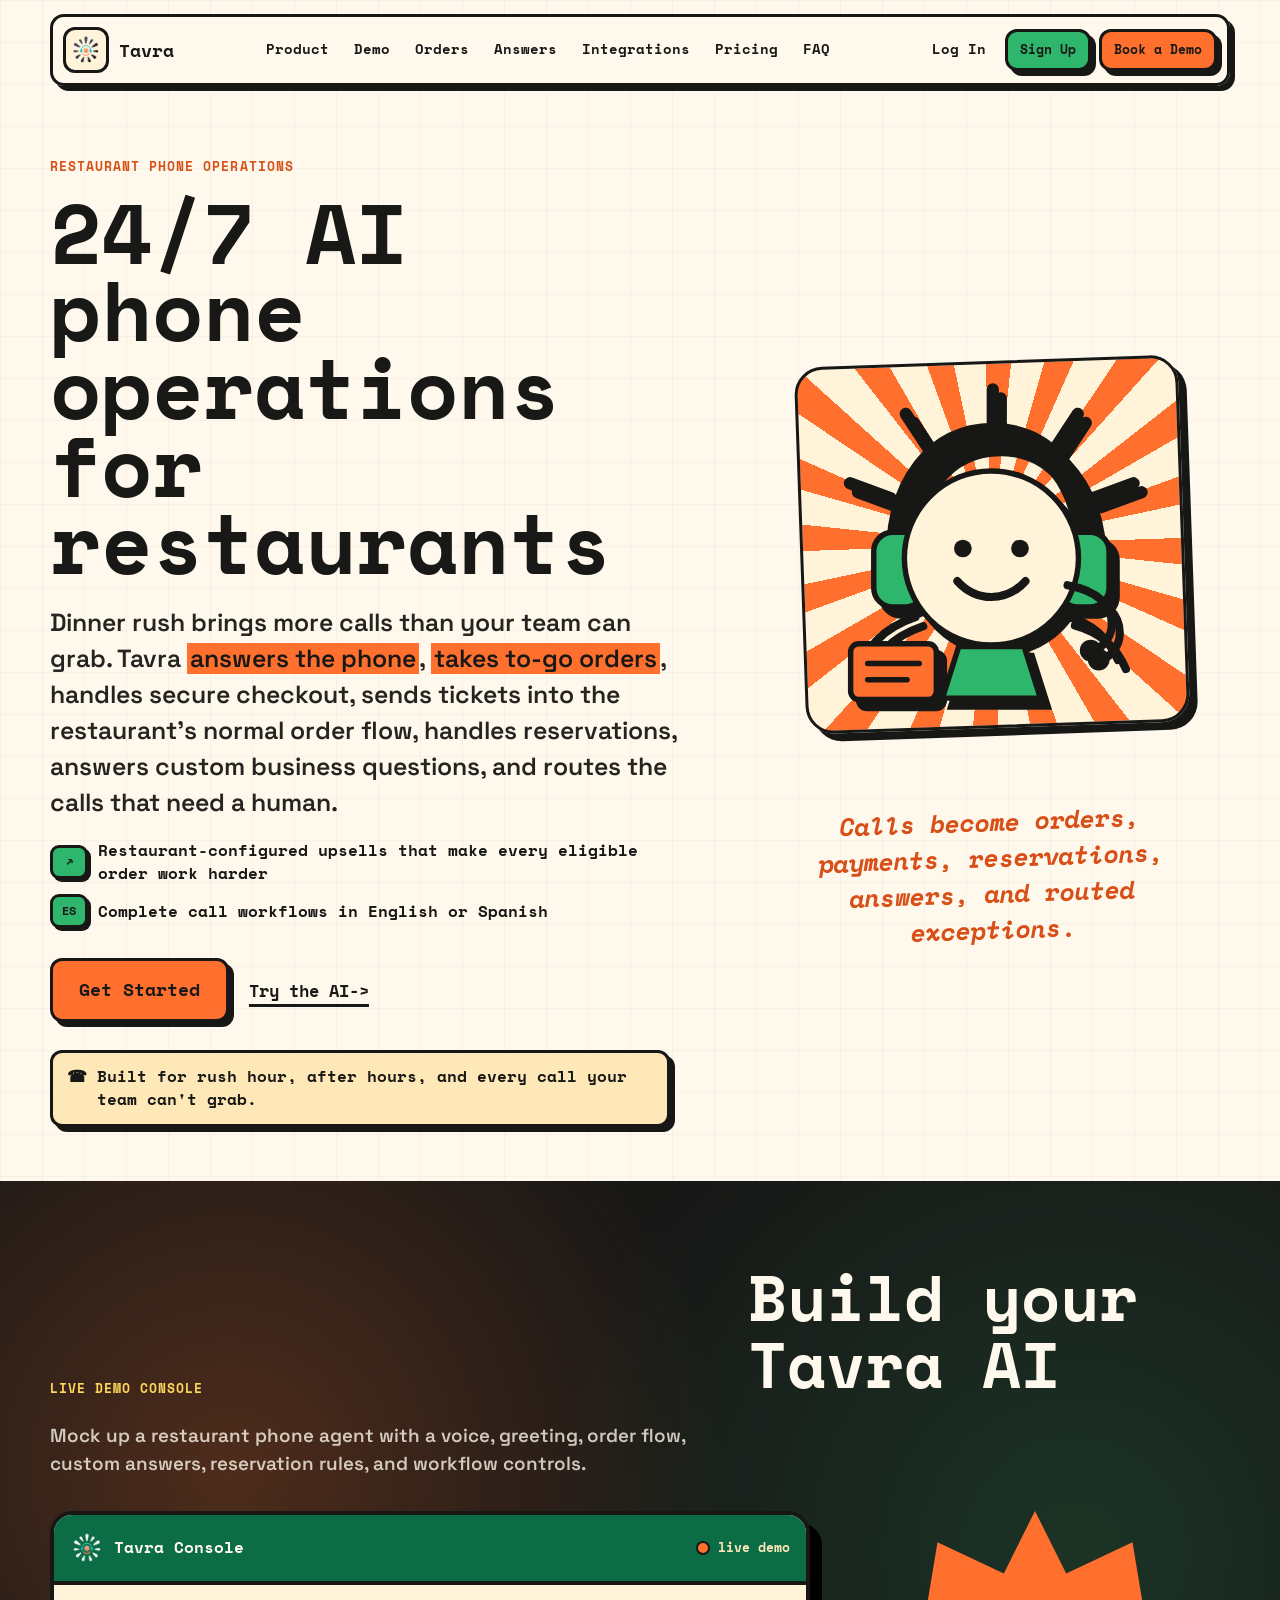
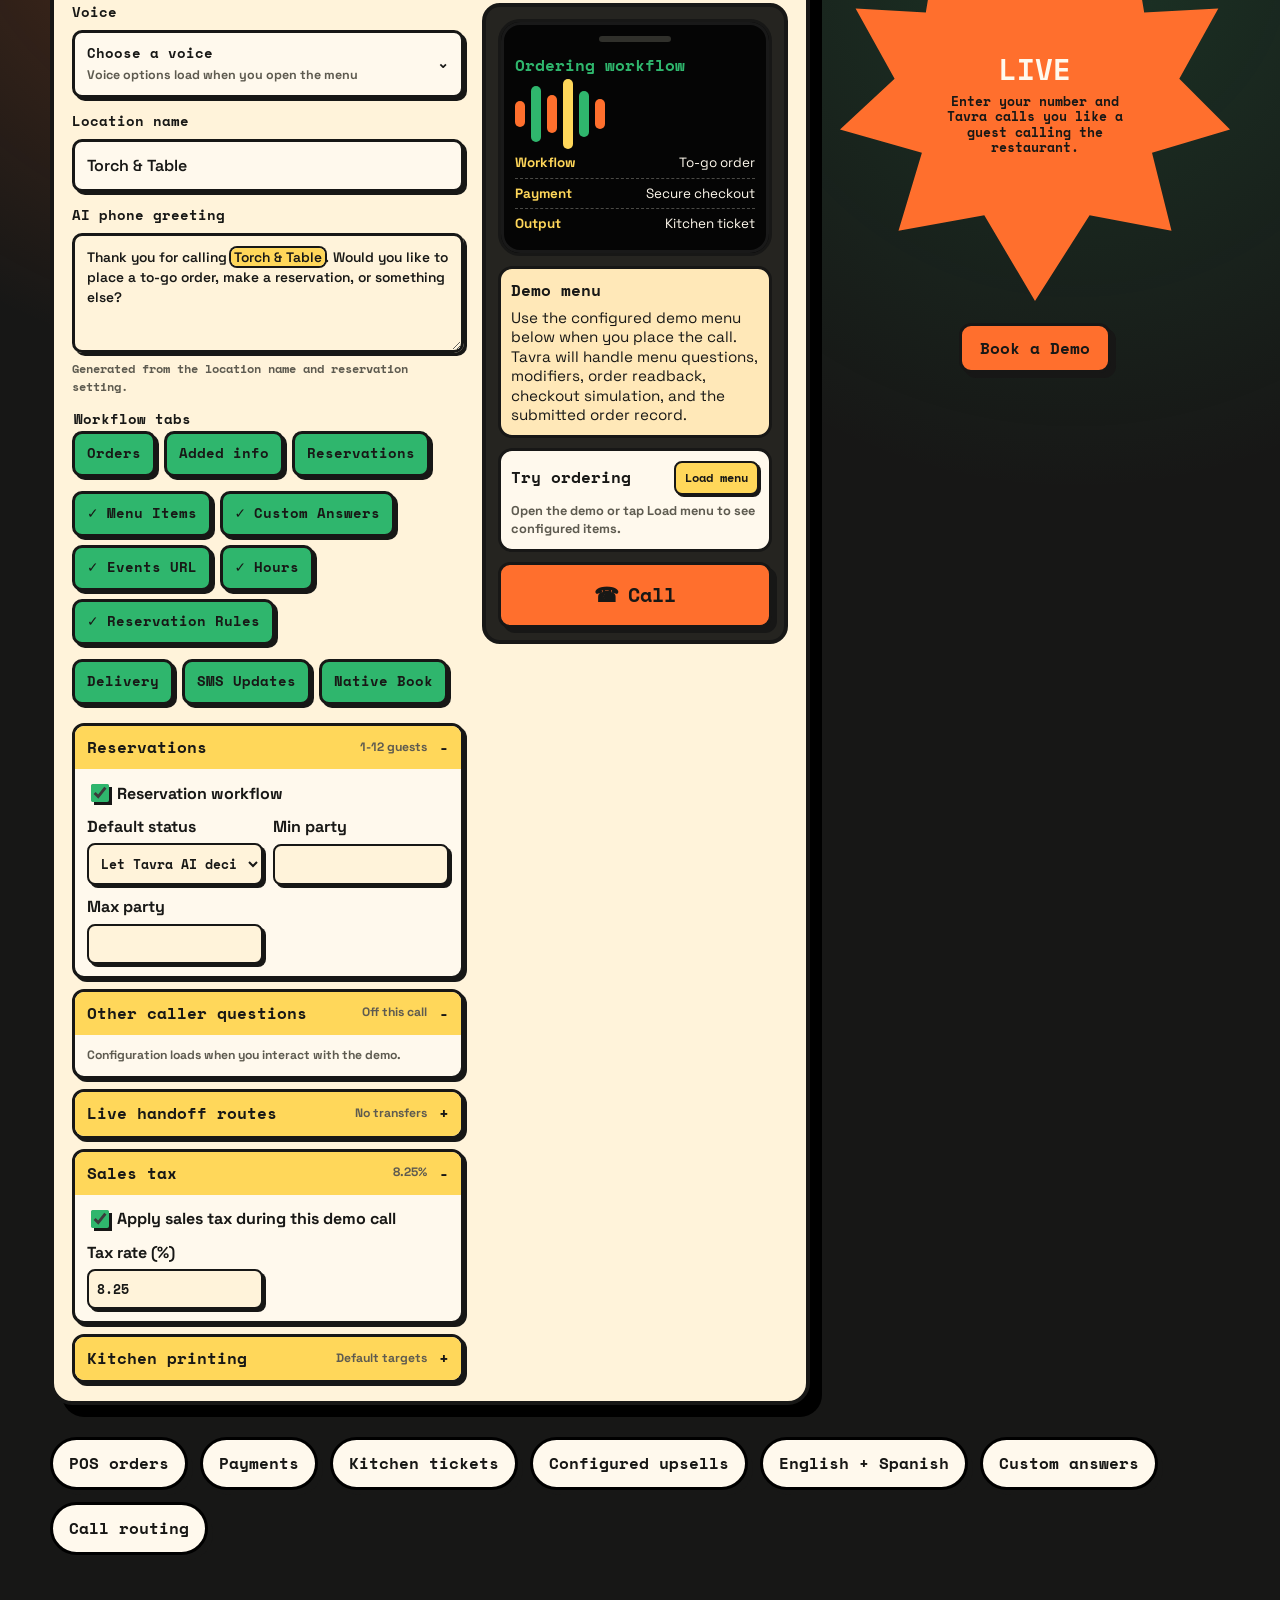
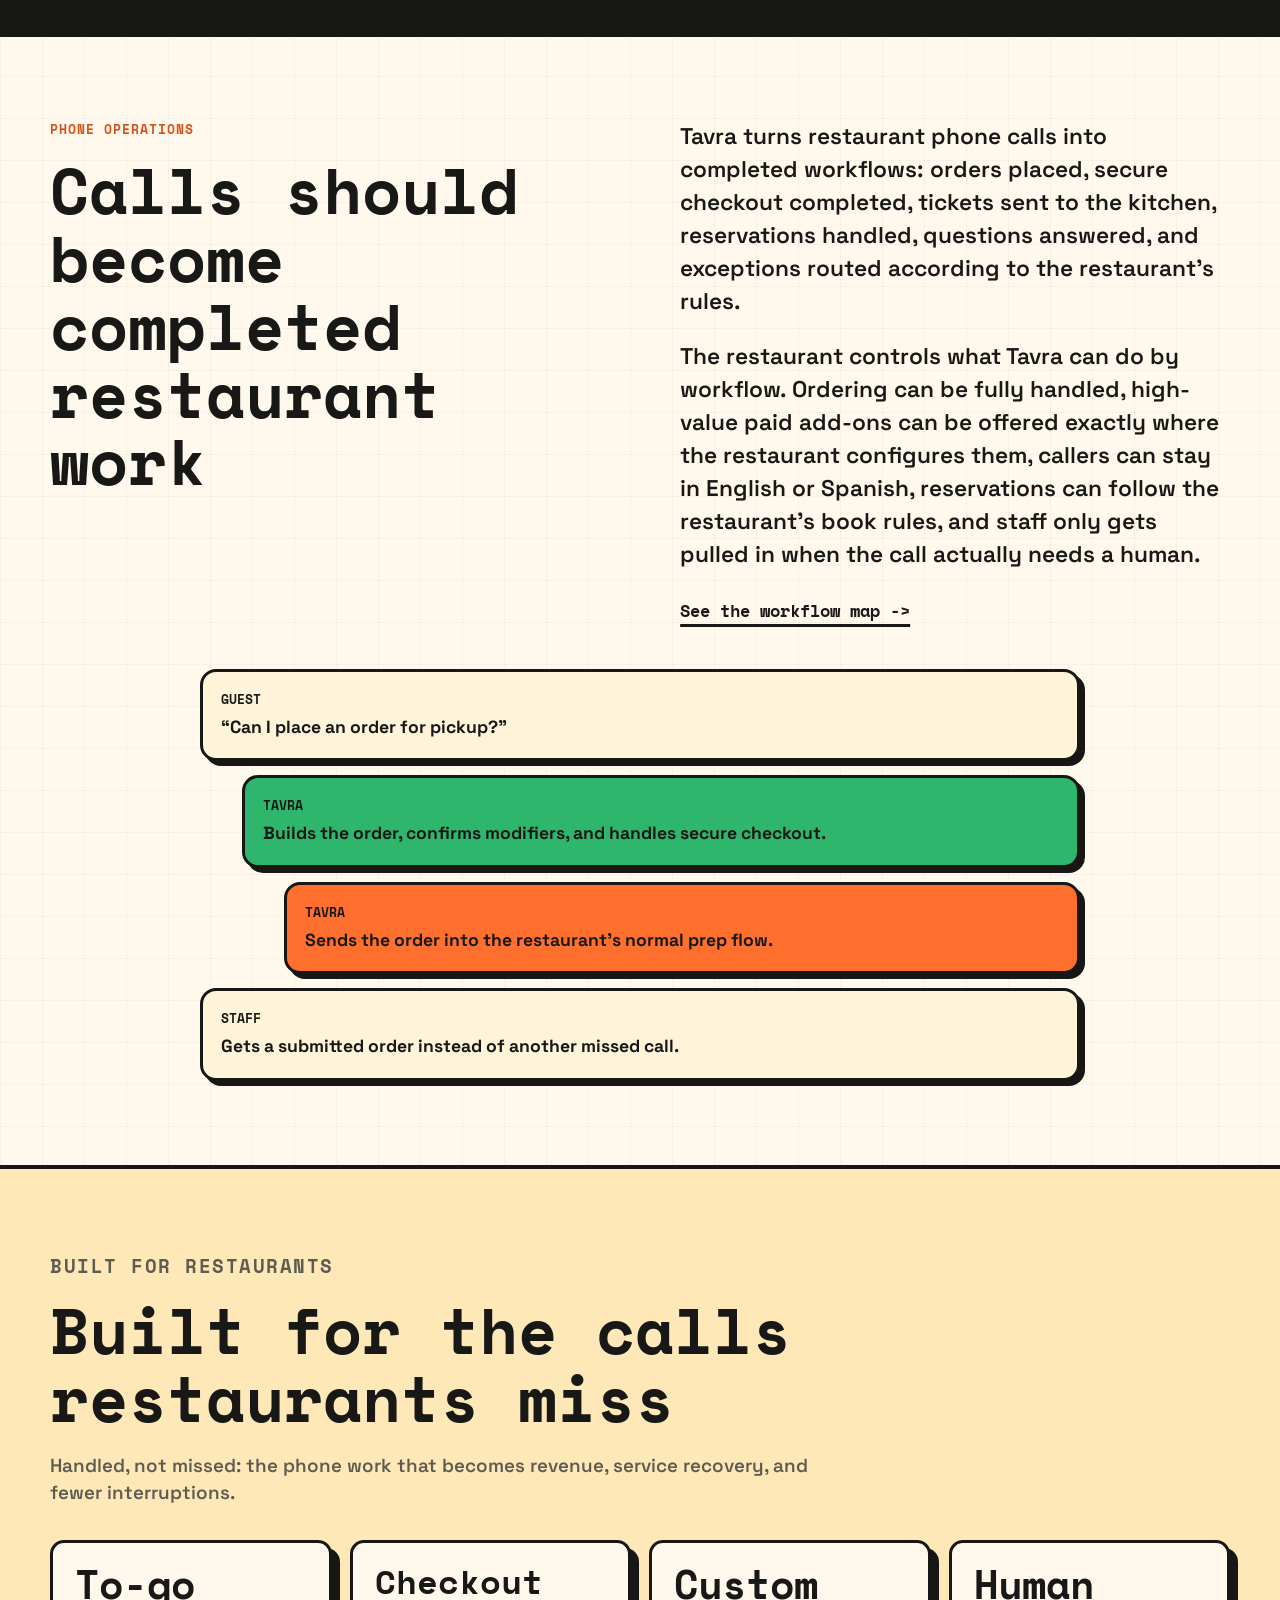
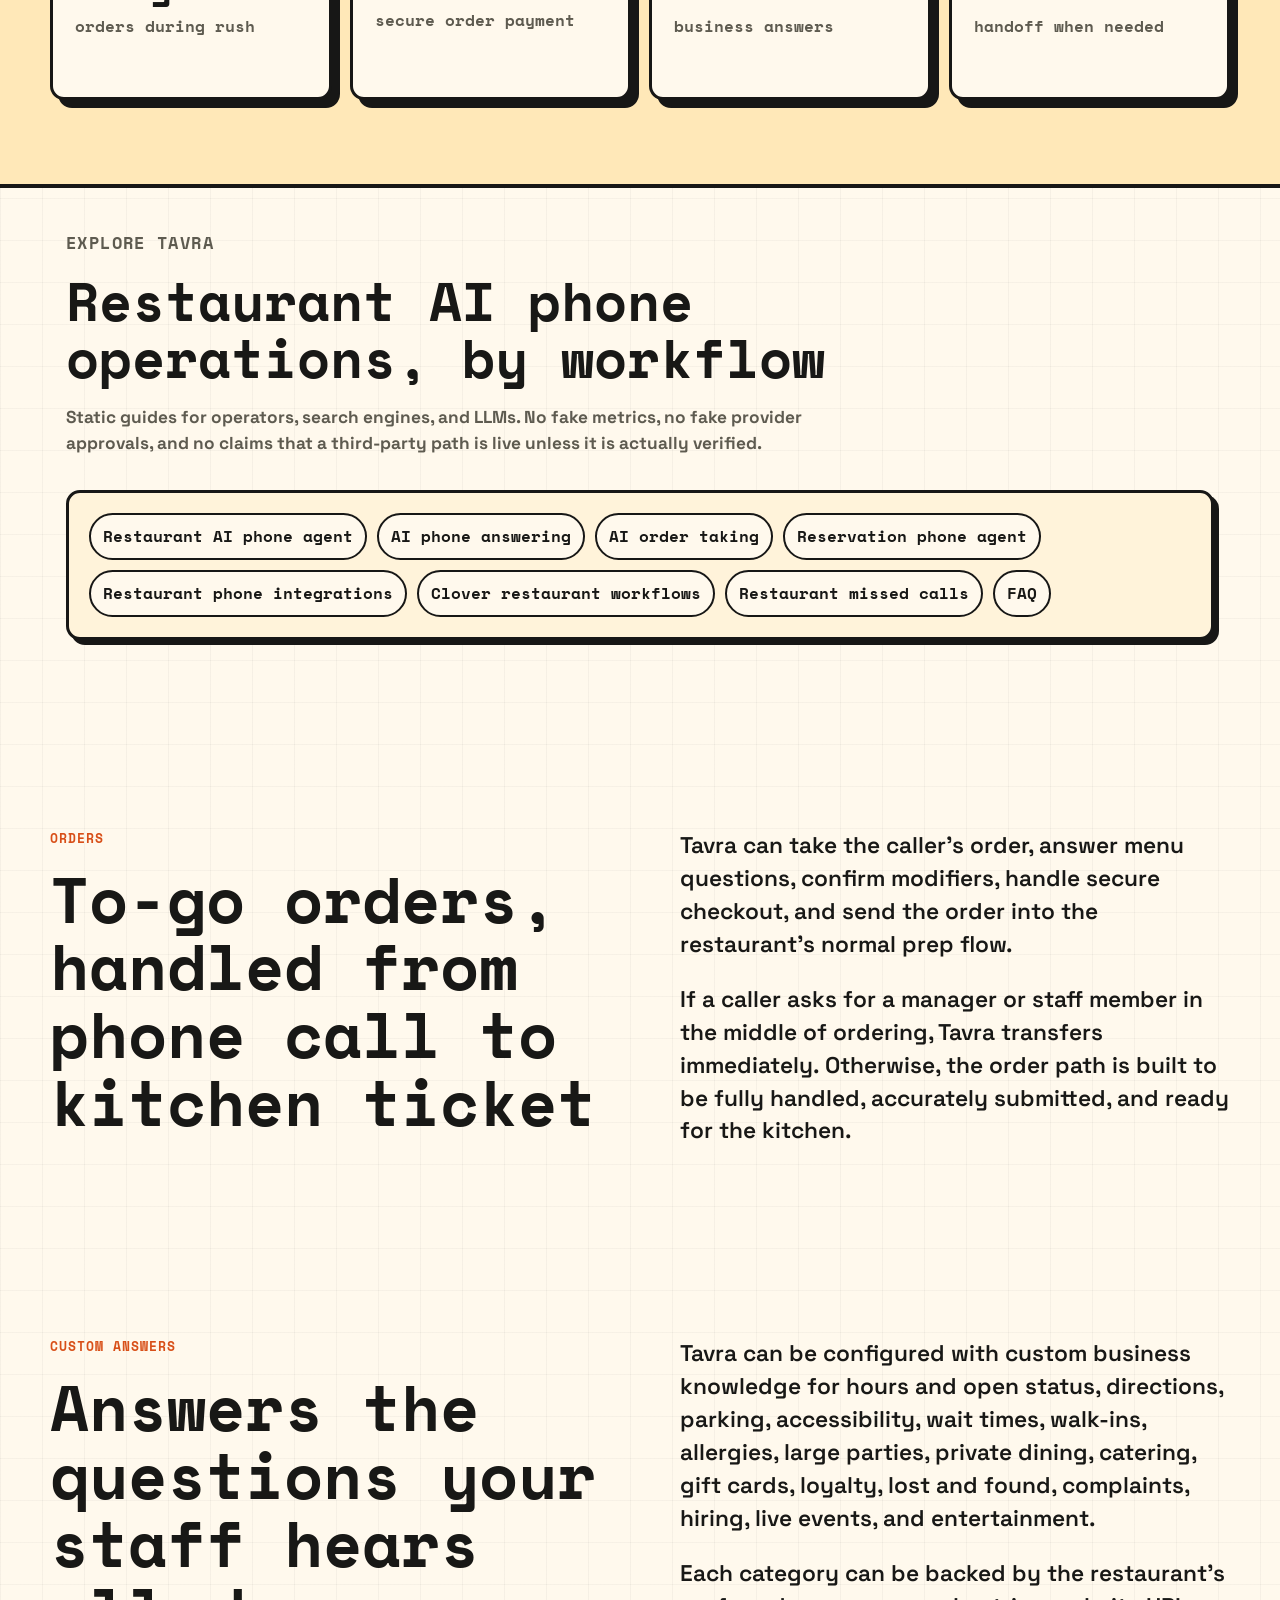
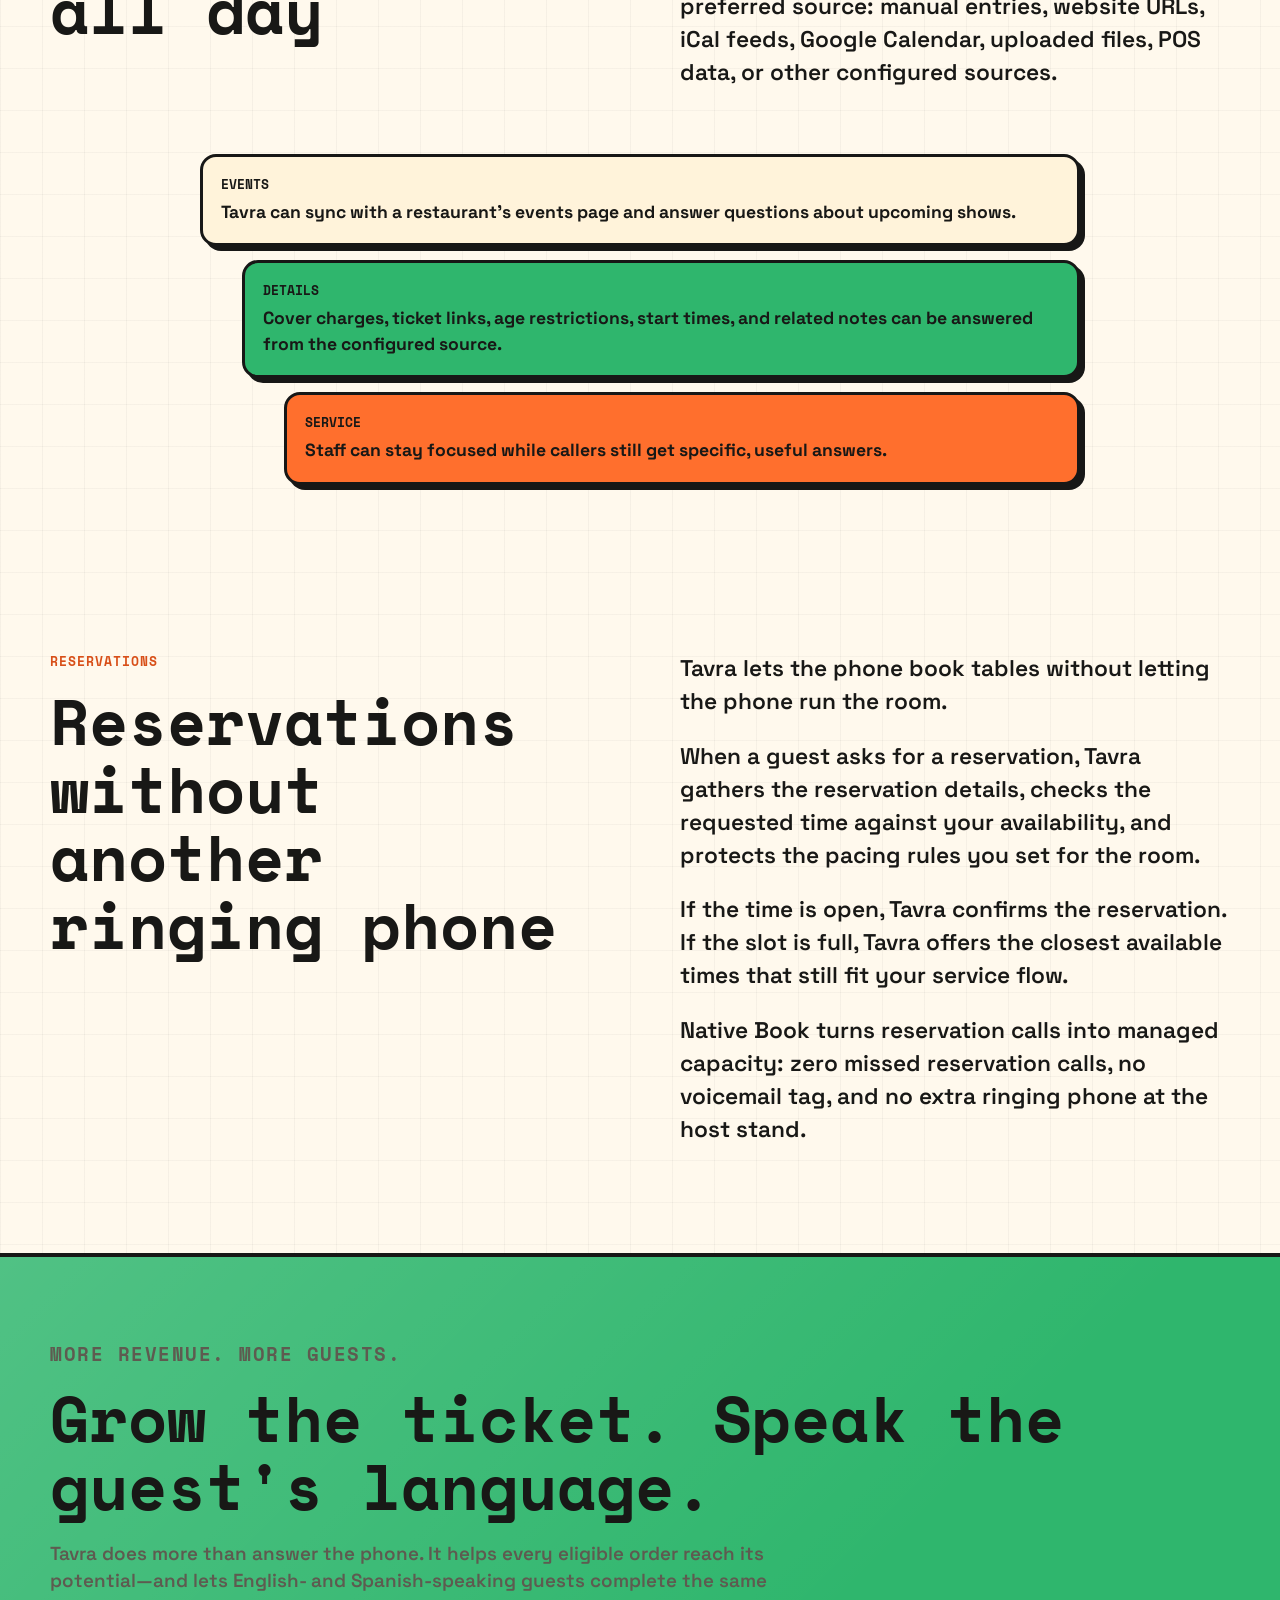
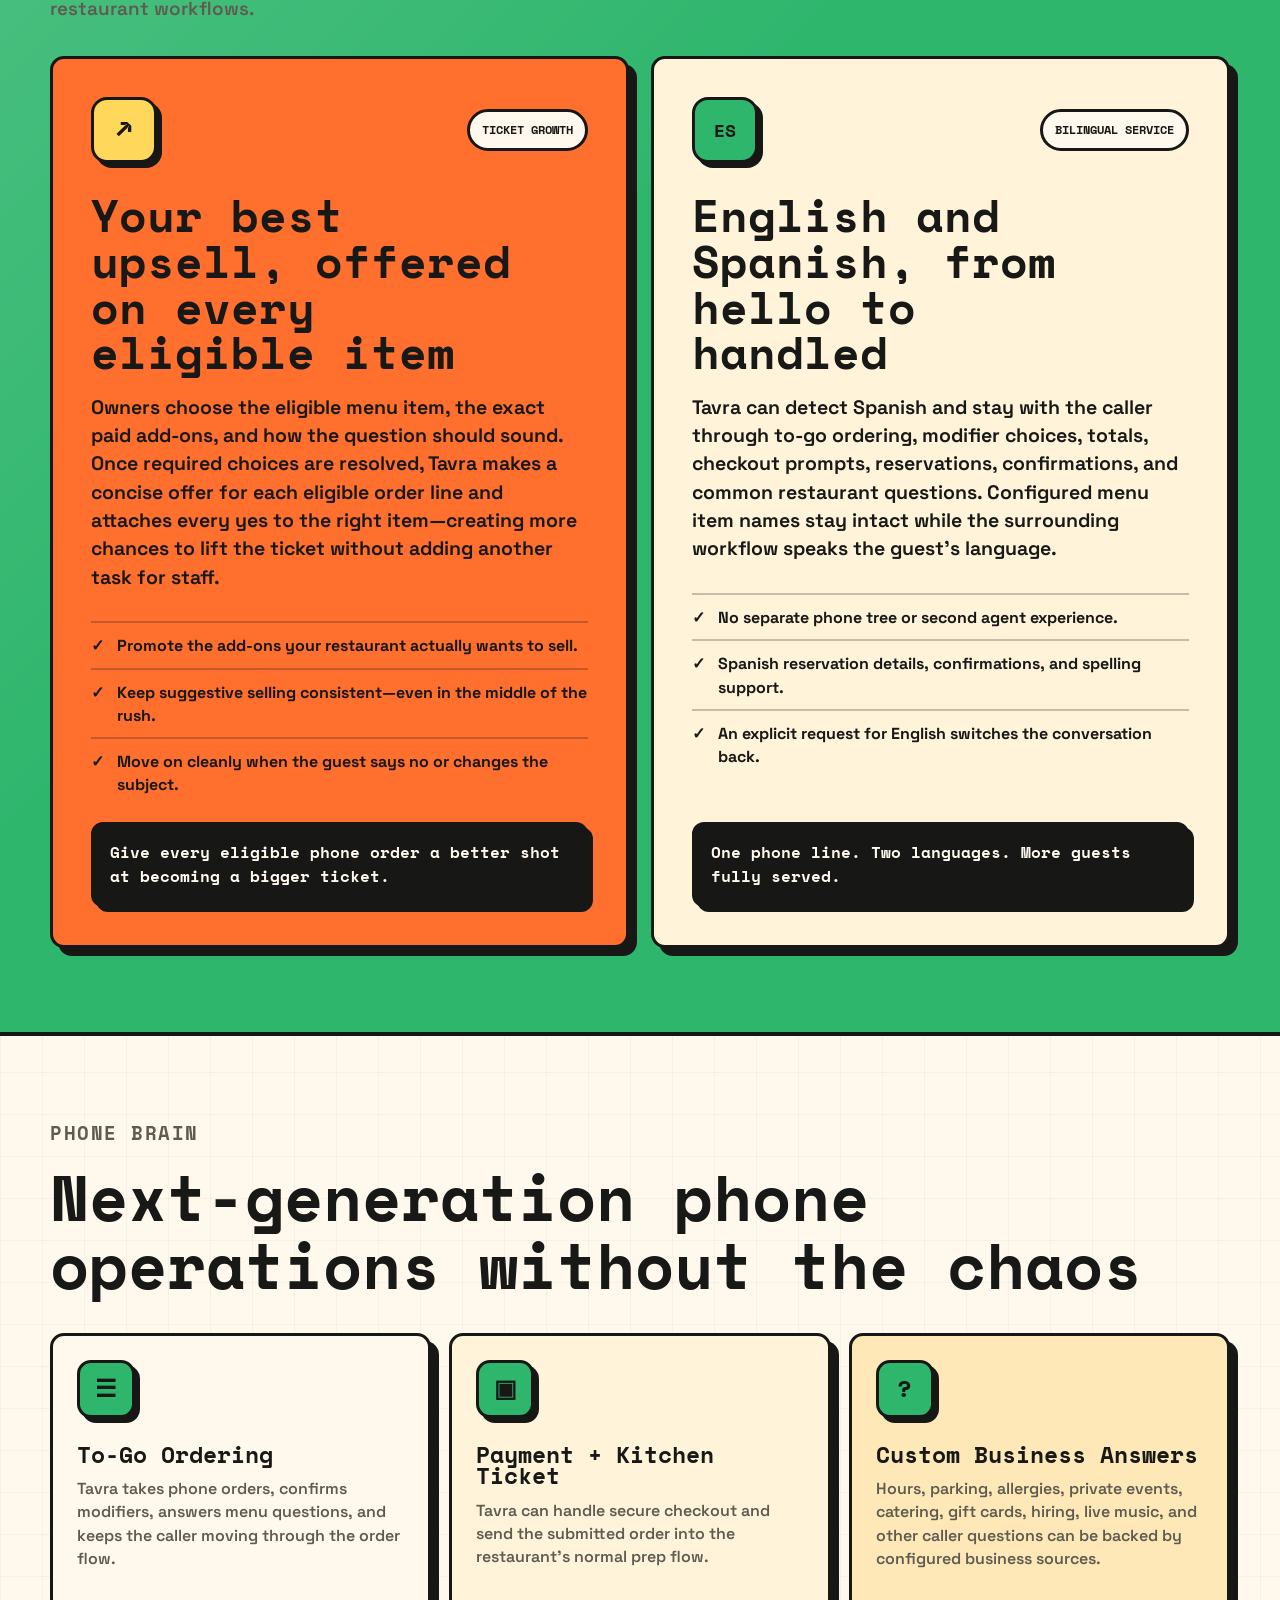
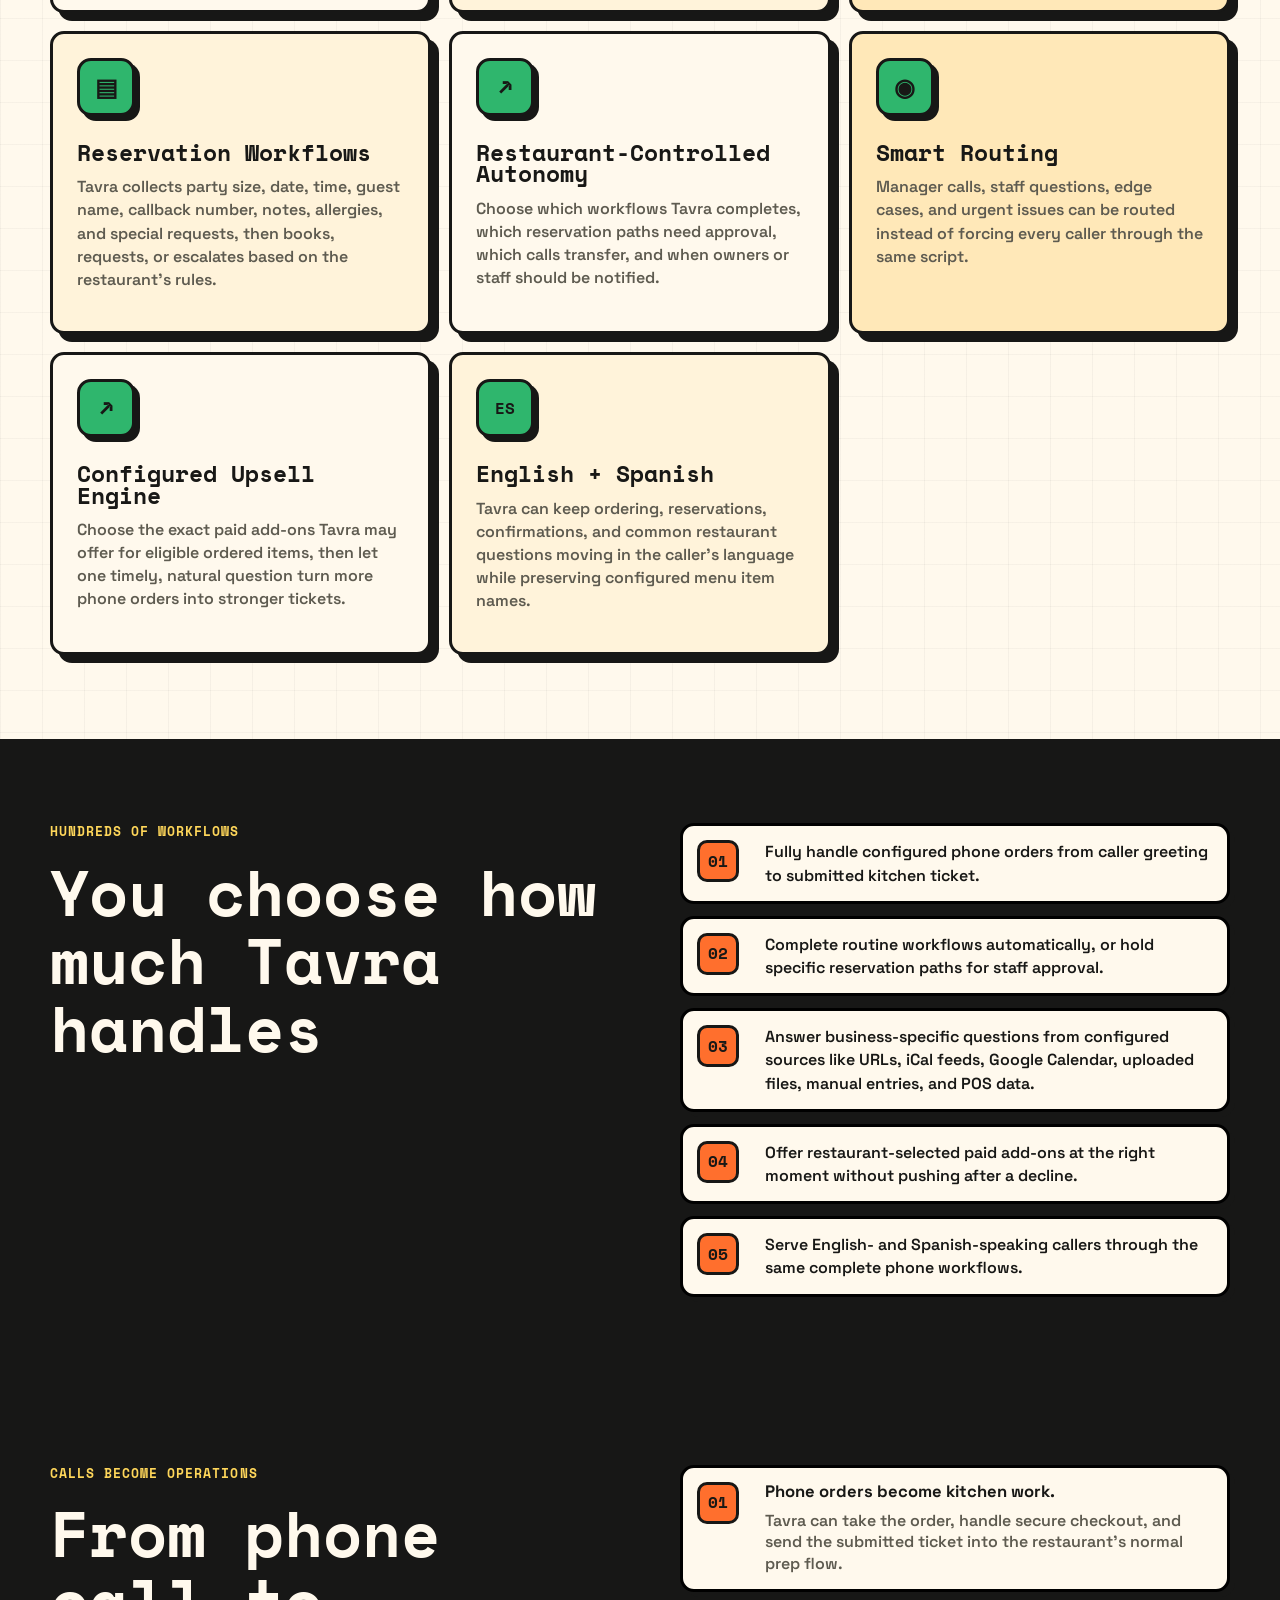
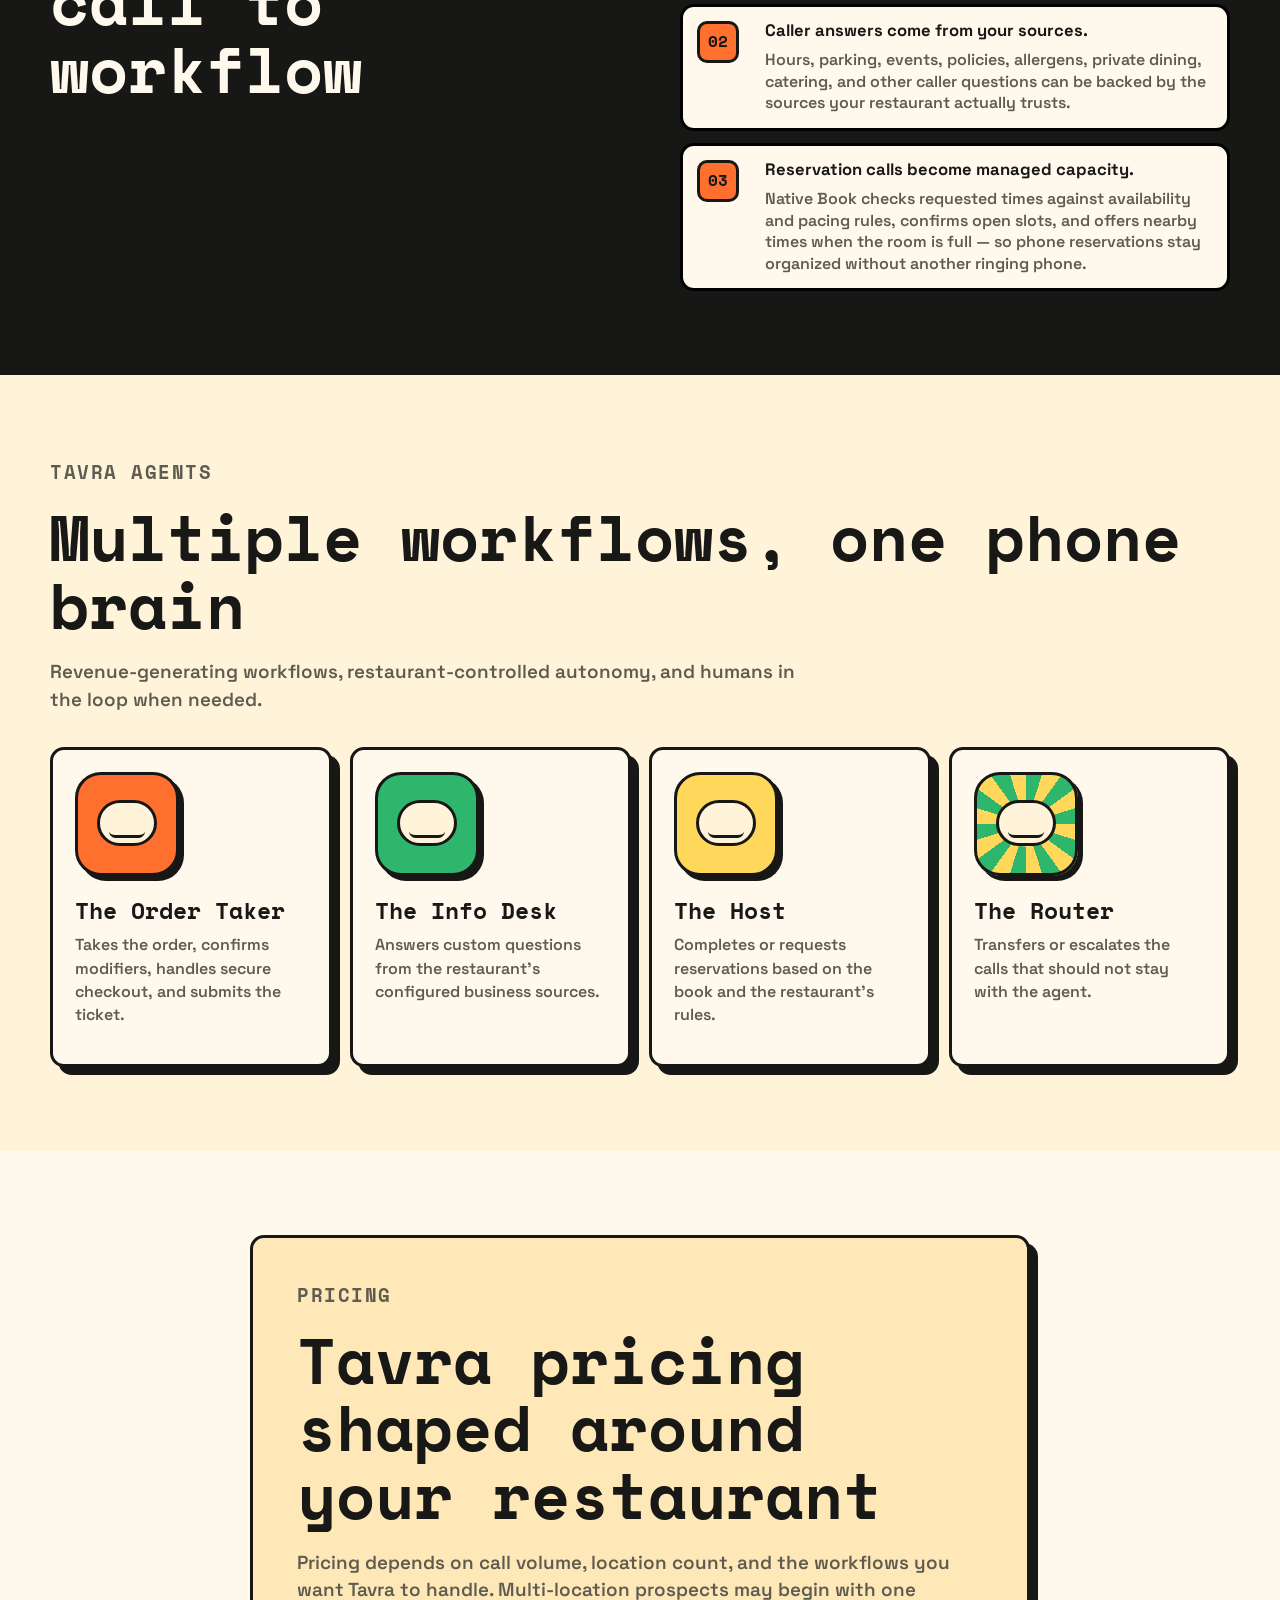
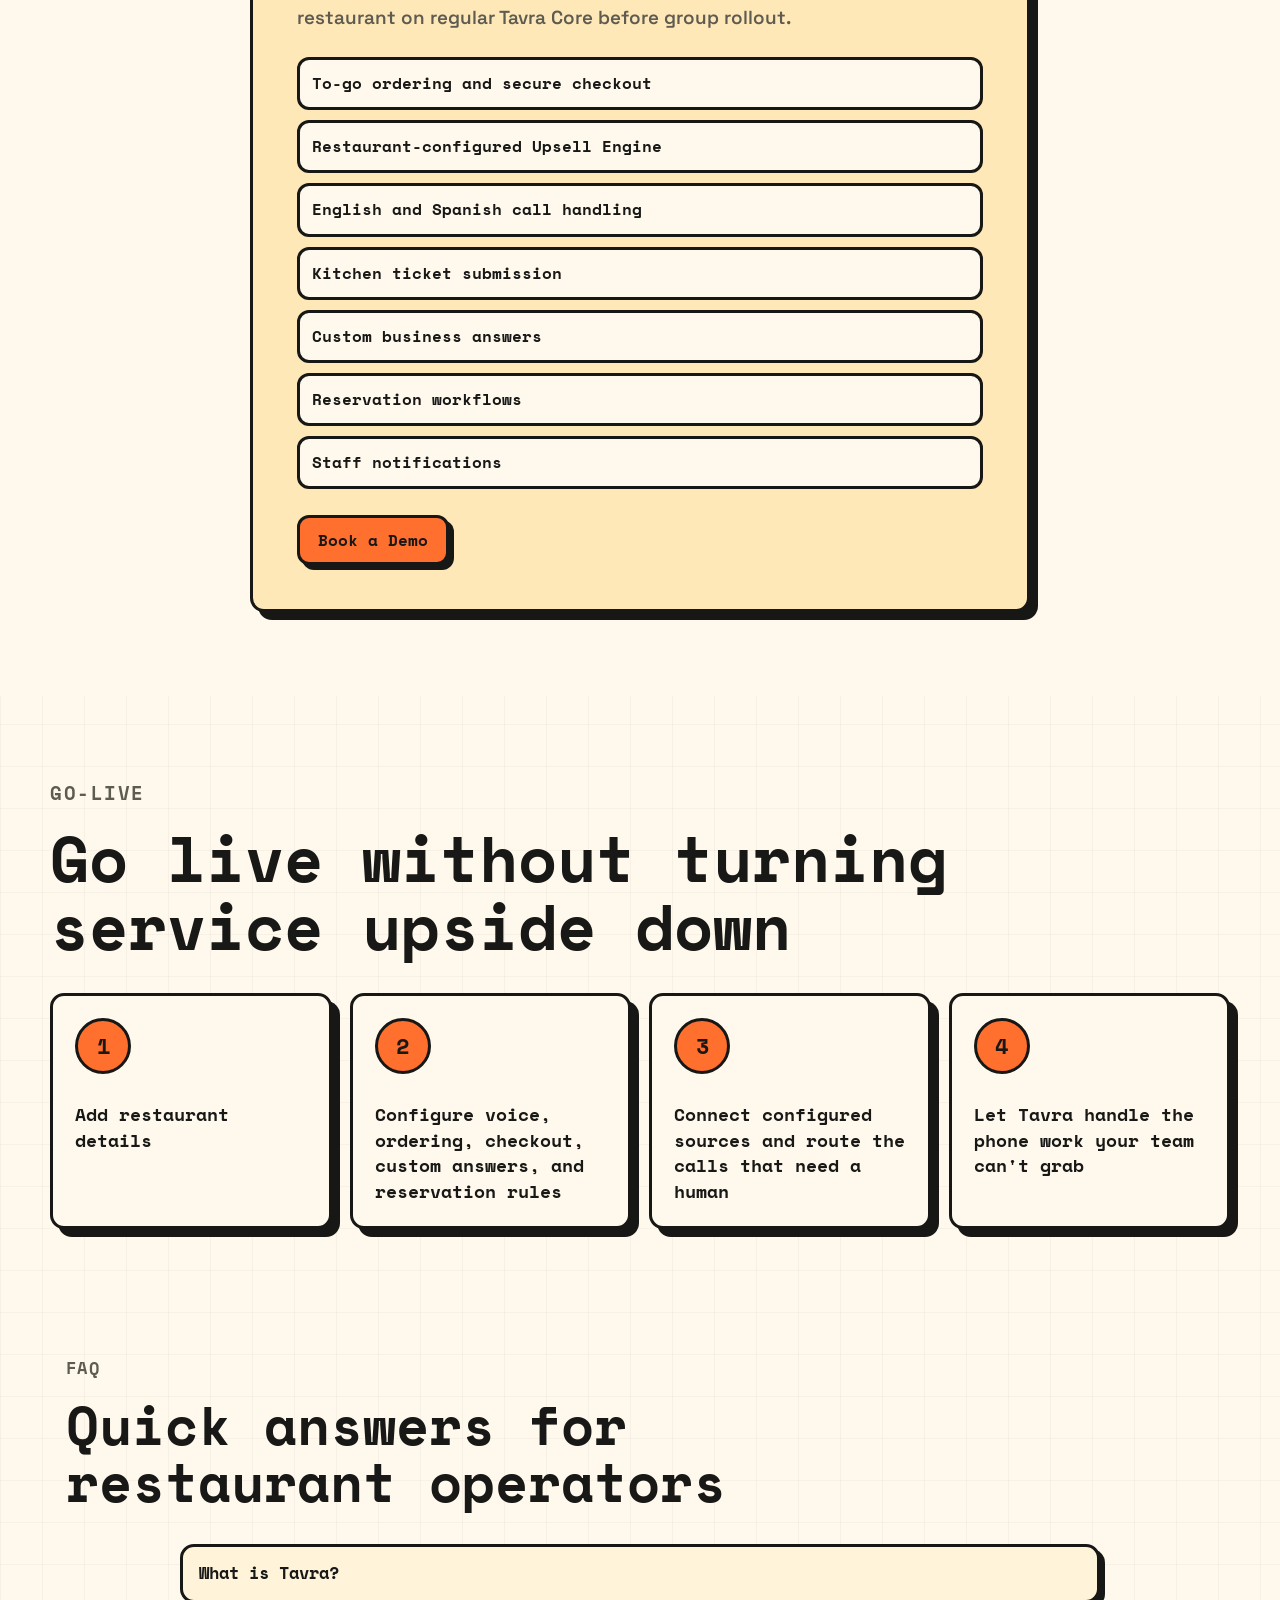
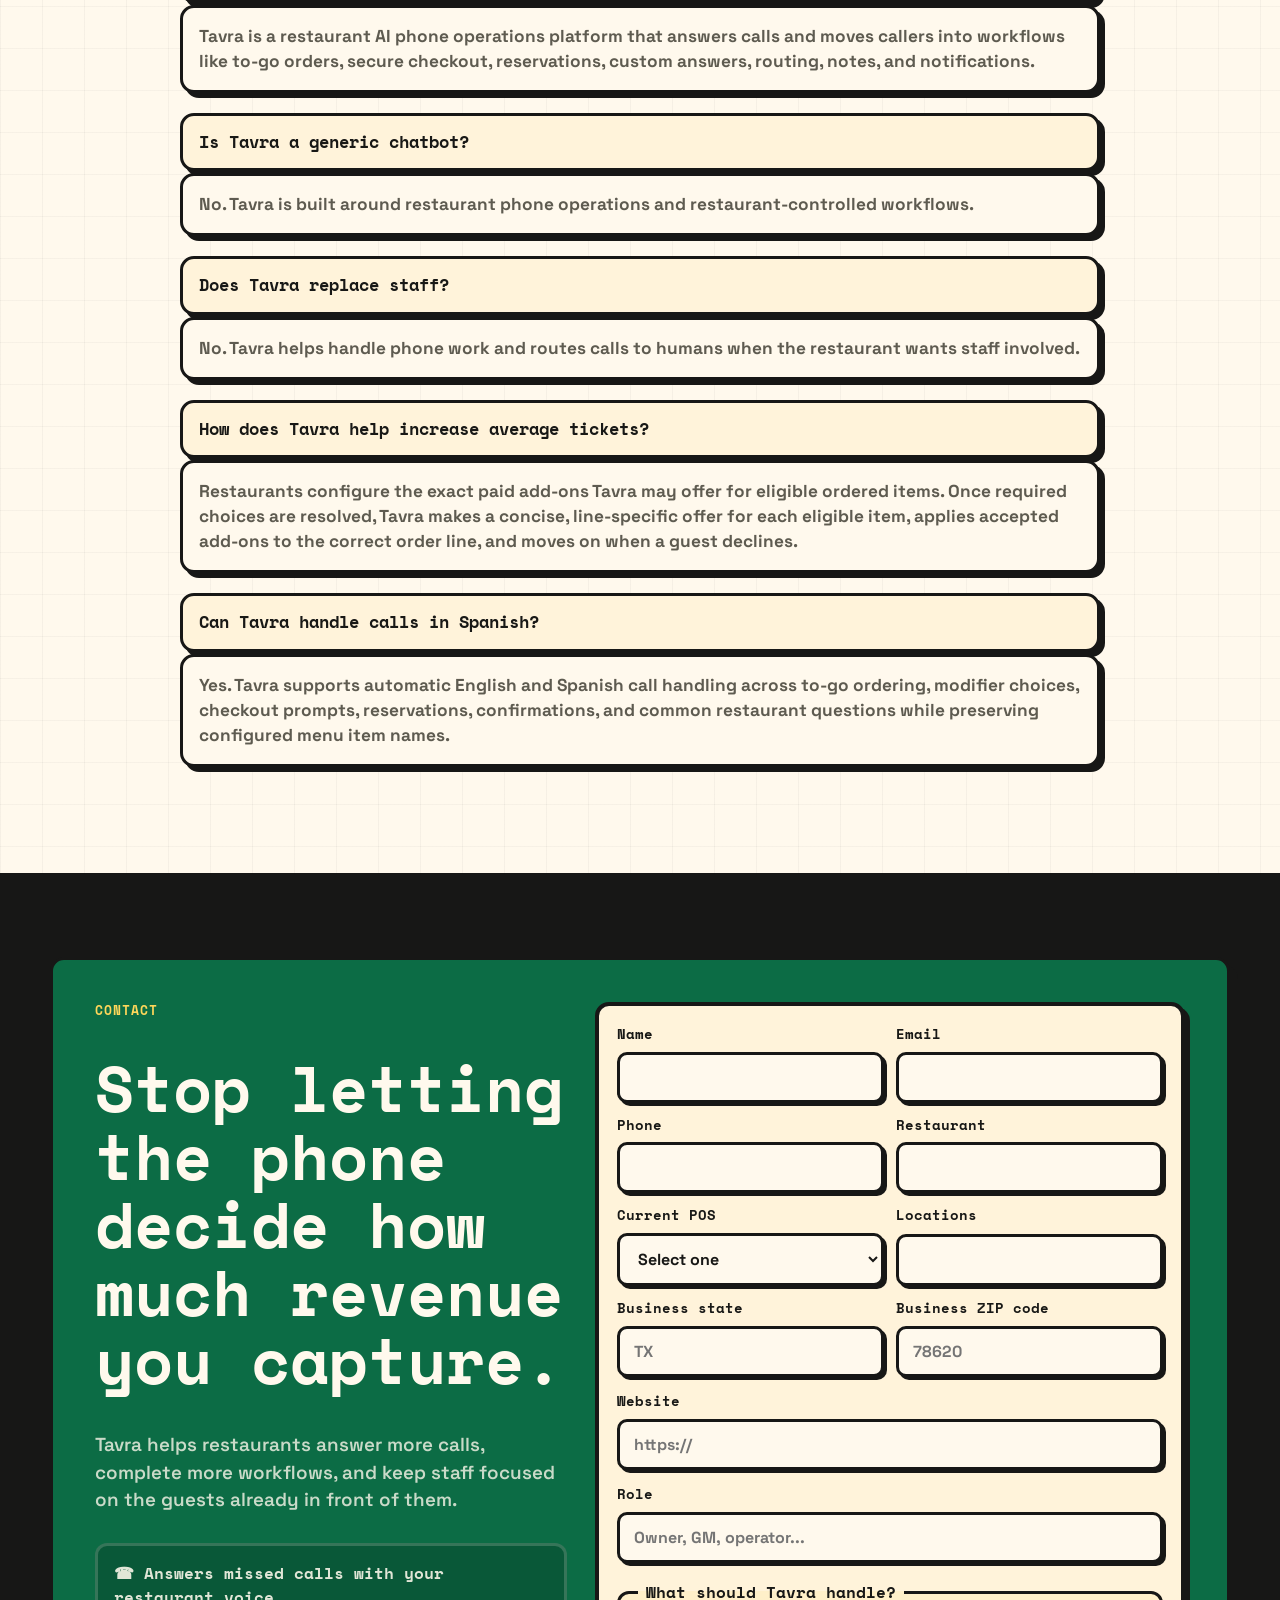
<file: index.html>
<!doctype html>
<html lang="en">
  <head>
    <meta charset="utf-8">
    <meta name="viewport" content="width=device-width, initial-scale=1">
    <meta
      name="description"
      content="Tavra is a 24/7 bilingual AI phone operations system for restaurants. It takes orders, offers restaurant-configured upsells, handles checkout and reservations, and answers calls in English or Spanish."
    >
    <meta name="google-site-verification" content="idIhCw7eqyHuuQ26INb0Xj0LPR2SoEihlNpVPC7BB2I">
    <meta name="theme-color" content="#171716">
    <meta property="og:title" content="TavraOS.com | 24/7 AI phone operations for restaurants">
    <meta
      property="og:description"
      content="Tavra turns restaurant calls into completed workflows—with restaurant-configured upsells and full English and Spanish call handling."
    >
    <meta property="og:type" content="website">
    <meta property="og:site_name" content="TavraOS">
    <meta property="og:url" content="https://www.tavraos.com/">
    <meta property="og:image" content="https://www.tavraos.com/assets/tavra-mascot-social-preview.png">
    <meta property="og:image:secure_url" content="https://www.tavraos.com/assets/tavra-mascot-social-preview.png">
    <meta property="og:image:type" content="image/png">
    <meta property="og:image:width" content="1200">
    <meta property="og:image:height" content="630">
    <meta property="og:image:alt" content="Tavra headset mascot with the message: calls become orders, payments, reservations, answers, and routed exceptions.">
    <meta name="twitter:card" content="summary_large_image">
    <meta name="twitter:title" content="TavraOS.com | 24/7 AI phone operations for restaurants">
    <meta
      name="twitter:description"
      content="Tavra turns restaurant calls into completed workflows—with restaurant-configured upsells and full English and Spanish call handling."
    >
    <meta name="twitter:image" content="https://www.tavraos.com/assets/tavra-mascot-social-preview.png">
    <meta name="twitter:image:alt" content="Tavra headset mascot with the message: calls become orders, payments, reservations, answers, and routed exceptions.">
    <title>Tavra | Restaurant AI Phone Operations Platform</title>
    <link rel="canonical" href="https://www.tavraos.com/">
    <link rel="alternate" type="text/markdown" href="https://www.tavraos.com/llms.txt" title="Tavra LLM guide">
    <link rel="alternate" type="text/plain" href="https://www.tavraos.com/llms-full.txt" title="Tavra full LLM context">
    <script type="application/ld+json">
      {
        "@context": "https://schema.org",
        "@graph": [
          {
            "@type": "Organization",
            "@id": "https://www.tavraos.com/#organization",
            "name": "Tavra",
            "url": "https://www.tavraos.com/",
            "logo": "https://www.tavraos.com/assets/Tavra05_glyph_black2.png"
          },
          {
            "@type": "WebSite",
            "@id": "https://www.tavraos.com/#website",
            "url": "https://www.tavraos.com/",
            "name": "Tavra",
            "publisher": { "@id": "https://www.tavraos.com/#organization" }
          },
          {
            "@type": "SoftwareApplication",
            "@id": "https://www.tavraos.com/#software",
            "name": "Tavra",
            "applicationCategory": "BusinessApplication",
            "operatingSystem": "Web, iOS",
            "description": "Bilingual restaurant AI phone operations platform for calls, to-go orders, restaurant-configured upsells, secure checkout, menu questions, reservations, routing, notes, and staff notifications.",
            "url": "https://www.tavraos.com/"
          },
          {
            "@type": "FAQPage",
            "@id": "https://www.tavraos.com/#faq",
            "mainEntity": [
              {
                "@type": "Question",
                "name": "What is Tavra?",
                "acceptedAnswer": {
                  "@type": "Answer",
                  "text": "Tavra is a restaurant AI phone operations platform that answers calls and helps restaurants move callers into workflows such as to-go orders, secure checkout, menu questions, reservation requests, custom answers, routing, notes, and staff notifications."
                }
              },
              {
                "@type": "Question",
                "name": "Is Tavra a generic chatbot?",
                "acceptedAnswer": {
                  "@type": "Answer",
                  "text": "No. Tavra is built around restaurant phone operations and restaurant-controlled workflows."
                }
              },
              {
                "@type": "Question",
                "name": "Does Tavra replace staff?",
                "acceptedAnswer": {
                  "@type": "Answer",
                  "text": "No. Tavra handles phone workflows and routes calls to humans when the restaurant wants staff involved."
                }
              },
              {
                "@type": "Question",
                "name": "How does Tavra help increase average tickets?",
                "acceptedAnswer": {
                  "@type": "Answer",
                  "text": "Restaurants configure the exact paid add-ons Tavra may offer for eligible ordered items. After required choices are resolved, Tavra makes a concise, line-specific offer for each eligible item and applies every accepted add-on to the correct order line."
                }
              },
              {
                "@type": "Question",
                "name": "Can Tavra handle calls in Spanish?",
                "acceptedAnswer": {
                  "@type": "Answer",
                  "text": "Yes. Tavra supports automatic English and Spanish call handling across to-go ordering, modifier choices, checkout prompts, reservations, confirmations, and common restaurant questions while preserving configured menu item names."
                }
              }
            ]
          }
        ]
      }
    </script>
    <link rel="preconnect" href="https://fonts.googleapis.com">
    <link rel="preconnect" href="https://fonts.gstatic.com" crossorigin>
    <link href="https://fonts.googleapis.com/css2?family=Space+Grotesk:wght@400;500;600;700&family=Space+Mono:ital,wght@0,400;0,700;1,700&display=swap" rel="stylesheet">
    <link rel="icon" href="/favicon.png" sizes="192x192" type="image/png">
    <link rel="icon" href="/favicon-48.png" sizes="48x48" type="image/png">
    <link rel="apple-touch-icon" href="/apple-touch-icon.png">
    <link rel="manifest" href="/site.webmanifest">
    <link rel="stylesheet" href="styles.css?v=demo-capabilities-v1">
    <script src="script.js?v=demo-capabilities-v2" defer></script>
  </head>
  <body>
    <header class="site-header" data-header>
      <a class="wordmark" href="#top" aria-label="Tavra home">
        <span class="logo-tile">
          <img src="assets/Tavra05_glyph_black2.png" alt="" width="44" height="44">
        </span>
        <span>Tavra</span>
      </a>

      <button class="nav-toggle" type="button" aria-label="Open navigation" aria-expanded="false" data-nav-toggle>
        <span></span>
        <span></span>
        <span></span>
      </button>

      <nav class="site-nav" aria-label="Primary navigation" data-nav>
        <a href="#product">Product</a>
        <a href="#demo">Demo</a>
        <a href="#orders">Orders</a>
        <a href="#answers">Answers</a>
        <a href="#integrations">Integrations</a>
        <a href="#pricing">Pricing</a>
        <a href="faq/">FAQ</a>
      </nav>

      <div class="header-actions">
        <a class="nav-login" href="portal/">Log In</a>
        <a class="button button-small button-green" href="signup/">Sign Up</a>
        <a class="button button-small button-orange" href="#contact">Book a Demo</a>
      </div>
    </header>

    <main id="top">
      <section class="hero snap-section" aria-labelledby="hero-title">
        <div class="hero-grid">
          <div class="hero-copy">
            <p class="eyebrow">Restaurant phone operations</p>
            <h1 id="hero-title" aria-label="24/7 AI phone operations for restaurants">
              <span>24/7 AI</span>
              <span>phone</span>
              <span>operations</span>
              <span>for</span>
              <span>restaurants</span>
            </h1>
            <p class="hero-lede">
              Dinner rush brings more calls than your team can grab. Tavra <mark>answers the phone</mark>,
              <mark>takes to-go orders</mark>, handles secure checkout, sends tickets into the
              restaurant's normal order flow, handles reservations, answers custom business questions,
              and routes the calls that need a human.
            </p>
            <ul class="hero-value-strip" aria-label="Tavra growth and language capabilities">
              <li><span aria-hidden="true">↗</span> Restaurant-configured upsells that make every eligible order work harder</li>
              <li><span aria-hidden="true">ES</span> Complete call workflows in English or Spanish</li>
            </ul>
            <div class="hero-actions">
              <a class="button button-xl button-orange" href="#contact">Get Started</a>
              <a class="try-link" href="#demo" data-scroll-target="demo">Try the AI <span aria-hidden="true">-&gt;</span></a>
            </div>
            <p class="rush-line"><span aria-hidden="true">☎</span> Built for rush hour, after hours, and every call your team can't grab.</p>
          </div>

          <div class="hero-art" aria-label="Tavra headset host mascot illustration">
            <div class="hero-art-frame">
              <div class="signal-burst" aria-hidden="true"></div>
              <svg class="host-sprite" viewBox="0 0 560 560" role="img" aria-labelledby="host-title host-desc">
                <title id="host-title">Tavra Host mascot</title>
                <desc id="host-desc">A playful headset-face character surrounded by phone signal rays, holding an order ticket.</desc>
                <g class="ray-lines">
                  <path d="M282 52v58"/>
                  <path d="M407 88l-34 52"/>
                  <path d="M489 190l-60 22"/>
                  <path d="M72 190l60 22"/>
                  <path d="M154 88l34 52"/>
                </g>
                <path class="headset-arc" d="M143 295c0-103 55-176 139-176 83 0 138 73 138 176"/>
                <rect class="ear left" x="107" y="262" width="74" height="110" rx="28"/>
                <rect class="ear right" x="379" y="262" width="74" height="110" rx="28"/>
                <circle class="face" cx="280" cy="300" r="128"/>
                <circle class="eye" cx="238" cy="286" r="13"/>
                <circle class="eye" cx="322" cy="286" r="13"/>
                <path class="smile" d="M230 334c28 31 72 31 100 0"/>
                <path class="mic" d="M392 340c45 8 65 30 65 57 0 18-11 33-27 40"/>
                <circle class="mic-dot" cx="426" cy="436" r="16"/>
                <path class="arm left-arm" d="M168 387c-47 16-75 45-82 87"/>
                <path class="arm right-arm" d="M391 386c37 10 61 31 75 64"/>
                <rect class="book" x="73" y="426" width="126" height="82" rx="12"/>
                <path class="book-line" d="M98 455h76M98 479h58"/>
                <path class="stand" d="M232 430h96l24 76H208z"/>
              </svg>
            </div>
            <p class="art-caption">Calls become orders, payments, reservations, answers, and routed exceptions.</p>
          </div>
        </div>
      </section>

      <section class="demo-section snap-section" id="demo" aria-labelledby="demo-title">
        <div class="demo-heading">
          <p class="eyebrow dark">Live demo console</p>
          <h2 id="demo-title">Build your Tavra AI</h2>
          <p>Mock up a restaurant phone agent with a voice, greeting, order flow, custom answers, reservation rules, and workflow controls.</p>
        </div>

        <div class="demo-layout">
          <form class="demo-console" aria-label="Tavra AI demo builder">
            <div class="console-top">
              <div class="console-logo">
                <img src="assets/Tavra05_glyph_white.png" alt="" width="34" height="34">
                <span>Tavra Console</span>
              </div>
              <span class="console-light">live demo</span>
            </div>

            <div class="builder-grid">
              <div class="builder-controls">
                <div class="field voice-field">
                  <span id="voice-picker-label">Voice</span>
                  <select id="voice-select" class="native-voice-select" name="voice" aria-hidden="true" tabindex="-1">
                    <option>Loading voice options...</option>
                  </select>
                  <div class="voice-picker" data-voice-picker aria-labelledby="voice-picker-label">
                    <button class="voice-trigger" type="button" aria-haspopup="listbox" aria-expanded="false" data-voice-trigger>
                      <span>
                        <strong data-selected-voice>Loading voices...</strong>
                        <small data-selected-voice-detail>Preparing voice menu</small>
                      </span>
                      <span aria-hidden="true">⌄</span>
                    </button>
                    <div class="voice-menu" role="listbox" hidden data-voice-menu>
                      <label class="voice-search">
                        <span aria-hidden="true">⌕</span>
                        <input type="search" placeholder="Search voice..." autocomplete="off" data-voice-search>
                      </label>
                      <div class="voice-filters" aria-label="Voice filters">
                        <button type="button" class="active" data-voice-filter="all">All</button>
                        <button type="button" data-voice-filter="male">♂ Male</button>
                        <button type="button" data-voice-filter="female">♀ Female</button>
                      </div>
                      <div class="voice-list" data-voice-list></div>
                      <div class="voice-preview-popover" hidden data-voice-preview>
                        <div class="voice-preview-heading">
                          <strong data-preview-name>Voice preview</strong>
                          <span data-preview-gender></span>
                        </div>
                        <p data-preview-transcript></p>
                        <div class="voice-preview-meter" aria-hidden="true"><span data-preview-meter></span></div>
                      </div>
                    </div>
                  </div>
                </div>

                <label class="field">
                  <span>Location name</span>
                  <input id="location-name" type="text" name="location" value="Torch & Table" aria-label="Location name" autocomplete="organization">
                </label>

                <label class="field">
                  <span>AI phone greeting</span>
                  <span class="greeting-editor">
                    <span class="greeting-highlight" aria-hidden="true" data-greeting-highlight></span>
                    <textarea id="ai-greeting" name="greeting" rows="4" readonly aria-readonly="true">Thank you for calling Torch & Table. Would you like to place a to-go order, make a reservation, or something else?</textarea>
                  </span>
                  <small class="field-hint">Generated from the location name and reservation setting.</small>
                </label>

                <fieldset class="pill-group workflow-toggles" data-workflow-controls>
                  <legend>Workflow tabs</legend>
                  <label>
                    <input type="checkbox" name="workflow-orders" value="orders" checked data-workflow-toggle data-workflow="orders">
                    <span>Orders</span>
                  </label>
                  <label>
                    <input type="checkbox" name="workflow-added-info" value="addedInfo" checked data-workflow-toggle data-workflow="addedInfo">
                    <span>Added info</span>
                  </label>
                  <label>
                    <input type="checkbox" name="workflow-reservations" value="reservations" checked data-workflow-toggle data-workflow="reservations">
                    <span>Reservations</span>
                  </label>
                </fieldset>

                <fieldset class="quick-buttons" aria-label="On-call capabilities">
                  <legend class="sr-only">On-call capabilities</legend>
                  <label>
                    <input type="checkbox" checked data-capability-toggle="menuItems">
                    <span>Menu Items</span>
                  </label>
                  <label>
                    <input type="checkbox" checked data-capability-toggle="customAnswers">
                    <span>Custom Answers</span>
                  </label>
                  <label>
                    <input type="checkbox" checked data-capability-toggle="eventsUrl">
                    <span>Events URL</span>
                  </label>
                  <label>
                    <input type="checkbox" checked data-capability-toggle="hours">
                    <span>Hours</span>
                  </label>
                  <label>
                    <input type="checkbox" checked data-capability-toggle="reservationRules">
                    <span>Reservation Rules</span>
                  </label>
                </fieldset>

                <div class="toggle-row" aria-label="Demo toggles">
                  <label><input type="checkbox" checked data-session-toggle="delivery"> <span>Delivery</span></label>
                  <label><input type="checkbox" checked data-session-toggle="smsUpdates"> <span>SMS Updates</span></label>
                  <label><input type="checkbox" checked data-session-toggle="nativeBook"> <span>Native Book</span></label>
                </div>

                <div class="config-modules" data-config-modules>
                  <details class="config-module" open>
                    <summary>
                      <span>Reservations</span>
                      <small data-config-reservations-summary>Session rules</small>
                    </summary>
                    <div class="config-grid">
                      <label class="config-switch">
                        <input type="checkbox" data-config-reservations-enabled checked>
                        <span>Reservation workflow</span>
                      </label>
                      <label>
                        <span>Default status</span>
                        <select data-config-reservation-status>
                          <option value="ai_decides">Let Tavra AI decide</option>
                          <option value="requested">Requested</option>
                          <option value="confirmed">Confirmed</option>
                        </select>
                      </label>
                      <label>
                        <span>Min party</span>
                        <input type="number" min="1" max="99" data-config-min-party>
                      </label>
                      <label>
                        <span>Max party</span>
                        <input type="number" min="1" max="99" data-config-max-party>
                      </label>
                    </div>
                  </details>

                  <details class="config-module" open>
                    <summary>
                      <span>Other caller questions</span>
                      <small data-config-questions-summary>Custom answers</small>
                    </summary>
                    <div class="config-list" data-config-questions-list>
                      <p class="config-empty">Configuration loads when you interact with the demo.</p>
                    </div>
                  </details>

                  <details class="config-module">
                    <summary>
                      <span>Live handoff routes</span>
                      <small data-config-handoff-summary>Transfers</small>
                    </summary>
                    <div class="config-list" data-config-handoff-list>
                      <p class="config-empty">Route settings load with the demo account.</p>
                    </div>
                  </details>

                  <details class="config-module" open>
                    <summary>
                      <span>Sales tax</span>
                      <small data-config-sales-tax-summary>Demo total</small>
                    </summary>
                    <div class="config-grid">
                      <label class="config-switch">
                        <input type="checkbox" data-config-sales-tax-enabled checked>
                        <span>Apply sales tax during this demo call</span>
                      </label>
                      <label>
                        <span>Tax rate (%)</span>
                        <input type="number" min="0" max="25" step="0.001" inputmode="decimal" value="8.25" data-config-sales-tax-rate>
                      </label>
                    </div>
                  </details>

                  <details class="config-module">
                    <summary>
                      <span>Kitchen printing</span>
                      <small data-config-kitchen-summary>Order output</small>
                    </summary>
                    <div class="config-grid">
                      <label class="config-switch">
                        <input type="checkbox" data-config-kitchen-enabled checked>
                        <span>Send submitted orders to the kitchen</span>
                      </label>
                    </div>
                    <div class="config-list" data-config-kitchen-targets>
                      <p class="config-empty">Kitchen targets load with the demo account.</p>
                    </div>
                  </details>
                </div>
              </div>

              <div class="preview-panel" aria-label="Demo preview" data-console-preview data-active-workflow="orders">
                <div class="preview-phone">
                  <div class="phone-speaker"></div>
                  <p class="phone-label" data-preview-status>Ready for caller</p>
                  <div class="waveform" aria-hidden="true">
                    <span></span><span></span><span></span><span></span><span></span><span></span>
                  </div>
                  <ul data-preview-rows>
                    <li><strong>Workflow</strong><span>To-go order</span></li>
                    <li><strong>Payment</strong><span>Secure checkout</span></li>
                    <li><strong>Output</strong><span>Kitchen ticket</span></li>
                  </ul>
                </div>
                <div class="preview-notes">
                  <p class="note-title" data-preview-note-title>Demo menu</p>
                  <p data-preview-note>Use the configured demo menu below when you place the call. Tavra will handle menu questions, modifiers, order readback, checkout simulation, and the submitted order record.</p>
                </div>
                <div class="demo-menu-card" data-demo-menu-card>
                  <div class="demo-menu-card-top">
                    <p class="note-title">Try ordering</p>
                    <button type="button" data-menu-refresh>Load menu</button>
                  </div>
                  <div class="demo-menu-list" data-demo-menu-list>
                    <p class="demo-menu-empty">Open the demo or tap Load menu to see configured items.</p>
                  </div>
                  <button class="demo-menu-expand" type="button" data-menu-expand hidden>View more items</button>
                </div>
                <div class="live-workflow-panel" data-live-workflow-panel hidden></div>
                <div class="call-progress-card" data-call-progress hidden>
                  <p class="note-title">Call in progress</p>
                  <ol>
                    <li><span>1</span><p>Phone call requested</p></li>
                    <li><span>2</span><p>Tavra answers with this session's voice and greeting</p></li>
                    <li><span>3</span><p>The console follows the workflow as the call moves.</p></li>
                  </ol>
                </div>
                <button class="button button-call" type="button" data-call-modal>
                  <span aria-hidden="true">☎</span>
                  Call
                </button>
              </div>
            </div>
          </form>

          <aside class="demo-aside" aria-label="Live demo note">
            <div class="starburst">
              <div class="starburst-copy">
                <span>Live</span>
                <p>Enter your number and Tavra calls you like a guest calling the restaurant.</p>
              </div>
            </div>
            <a class="button button-orange" href="#contact">Book a Demo</a>
          </aside>
        </div>

        <div class="integration-bubbles" aria-label="Planned integration principles">
          <span>POS orders</span>
          <span>Payments</span>
          <span>Kitchen tickets</span>
          <span>Configured upsells</span>
          <span>English + Spanish</span>
          <span>Custom answers</span>
          <span>Call routing</span>
        </div>
      </section>

      <section class="text-section snap-section" id="product" aria-labelledby="product-title">
        <div class="two-column">
          <div>
            <p class="eyebrow">Phone operations</p>
            <h2 id="product-title">Calls should become completed restaurant work</h2>
          </div>
          <div class="big-copy">
            <p>
              Tavra turns restaurant phone calls into completed workflows: orders placed, secure checkout completed, tickets sent to the kitchen, reservations handled, questions answered, and exceptions routed according to the restaurant's rules.
            </p>
            <p>
              The restaurant controls what Tavra can do by workflow. Ordering can be fully handled, high-value paid add-ons can be offered exactly where the restaurant configures them, callers can stay in English or Spanish, reservations can follow the restaurant's book rules, and staff only gets pulled in when the call actually needs a human.
            </p>
            <a class="text-arrow" href="#features">See the workflow map -&gt;</a>
          </div>
        </div>
        <div class="message-stack" aria-label="Example phone workflows">
          <article><span>Guest</span> “Can I place an order for pickup?”</article>
          <article><span>Tavra</span> Builds the order, confirms modifiers, and handles secure checkout.</article>
          <article><span>Tavra</span> Sends the order into the restaurant's normal prep flow.</article>
          <article><span>Staff</span> Gets a submitted order instead of another missed call.</article>
        </div>
      </section>

      <section class="proof-band snap-section" aria-labelledby="proof-title">
        <div class="section-heading">
          <p class="eyebrow">Built for restaurants</p>
          <h2 id="proof-title">Built for the calls restaurants miss</h2>
          <p>Handled, not missed: the phone work that becomes revenue, service recovery, and fewer interruptions.</p>
        </div>
        <div class="metric-grid">
          <article><strong>To-go</strong><span>orders during rush</span></article>
          <article><strong class="metric-word-tight">Checkout</strong><span>secure order payment</span></article>
          <article><strong>Custom</strong><span>business answers</span></article>
          <article><strong>Human</strong><span>handoff when needed</span></article>
        </div>
      </section>

      <section class="seo-section snap-section" aria-labelledby="learn-title">
        <div class="section-heading wide">
          <p class="eyebrow">Explore Tavra</p>
          <h2 id="learn-title">Restaurant AI phone operations, by workflow</h2>
          <p>Static guides for operators, search engines, and LLMs. No fake metrics, no fake provider approvals, and no claims that a third-party path is live unless it is actually verified.</p>
        </div>
        <nav class="seo-links" aria-label="Tavra workflow guides">
          <a href="restaurant-ai-phone-agent/">Restaurant AI phone agent</a>
          <a href="ai-phone-answering-for-restaurants/">AI phone answering</a>
          <a href="ai-order-taking-for-restaurants/">AI order taking</a>
          <a href="restaurant-reservation-phone-agent/">Reservation phone agent</a>
          <a href="restaurant-phone-integrations/">Restaurant phone integrations</a>
          <a href="clover-pos-ai-phone-agent/">Clover restaurant workflows</a>
          <a href="restaurant-missed-calls/">Restaurant missed calls</a>
          <a href="faq/">FAQ</a>
        </nav>
      </section>

      <section class="text-section snap-section" id="orders" aria-labelledby="orders-title">
        <div class="two-column">
          <div>
            <p class="eyebrow">Orders</p>
            <h2 id="orders-title">To-go orders, handled from phone call to kitchen ticket</h2>
          </div>
          <div class="big-copy">
            <p>
              Tavra can take the caller's order, answer menu questions, confirm modifiers, handle secure checkout, and send the order into the restaurant's normal prep flow.
            </p>
            <p>
              If a caller asks for a manager or staff member in the middle of ordering, Tavra transfers immediately. Otherwise, the order path is built to be fully handled, accurately submitted, and ready for the kitchen.
            </p>
          </div>
        </div>
      </section>

      <section class="text-section snap-section" id="answers" aria-labelledby="answers-title">
        <div class="two-column">
          <div>
            <p class="eyebrow">Custom answers</p>
            <h2 id="answers-title">Answers the questions your staff hears all day</h2>
          </div>
          <div class="big-copy">
            <p>
              Tavra can be configured with custom business knowledge for hours and open status, directions, parking, accessibility, wait times, walk-ins, allergies, large parties, private dining, catering, gift cards, loyalty, lost and found, complaints, hiring, live events, and entertainment.
            </p>
            <p>
              Each category can be backed by the restaurant's preferred source: manual entries, website URLs, iCal feeds, Google Calendar, uploaded files, POS data, or other configured sources.
            </p>
          </div>
        </div>
        <div class="message-stack" aria-label="Custom answer examples">
          <article><span>Events</span> Tavra can sync with a restaurant's events page and answer questions about upcoming shows.</article>
          <article><span>Details</span> Cover charges, ticket links, age restrictions, start times, and related notes can be answered from the configured source.</article>
          <article><span>Service</span> Staff can stay focused while callers still get specific, useful answers.</article>
        </div>
      </section>

      <section class="text-section snap-section" id="reservations" aria-labelledby="reservations-title">
        <div class="two-column">
          <div>
            <p class="eyebrow">Reservations</p>
            <h2 id="reservations-title">Reservations without another ringing phone</h2>
          </div>
          <div class="big-copy">
            <p>
              Tavra lets the phone book tables without letting the phone run the room.
            </p>
            <p>
              When a guest asks for a reservation, Tavra gathers the reservation details, checks the requested time against your availability, and protects the pacing rules you set for the room.
            </p>
            <p>
              If the time is open, Tavra confirms the reservation. If the slot is full, Tavra offers the closest available times that still fit your service flow.
            </p>
            <p>
              Native Book turns reservation calls into managed capacity: zero missed reservation calls, no voicemail tag, and no extra ringing phone at the host stand.
            </p>
          </div>
        </div>
      </section>

      <section class="growth-language-section snap-section" id="growth-language" aria-labelledby="growth-language-title">
        <div class="section-heading wide">
          <p class="eyebrow">More revenue. More guests.</p>
          <h2 id="growth-language-title">Grow the ticket. Speak the guest's language.</h2>
          <p>Tavra does more than answer the phone. It helps every eligible order reach its potential—and lets English- and Spanish-speaking guests complete the same restaurant workflows.</p>
        </div>
        <div class="growth-language-grid">
          <article class="spotlight-card spotlight-upsell">
            <div class="spotlight-topline">
              <span class="spotlight-icon" aria-hidden="true">↗</span>
              <span class="spotlight-tag">Ticket growth</span>
            </div>
            <h3>Your best upsell, offered on every eligible item</h3>
            <p>Owners choose the eligible menu item, the exact paid add-ons, and how the question should sound. Once required choices are resolved, Tavra makes a concise offer for each eligible order line and attaches every yes to the right item—creating more chances to lift the ticket without adding another task for staff.</p>
            <ul class="spotlight-points">
              <li>Promote the add-ons your restaurant actually wants to sell.</li>
              <li>Keep suggestive selling consistent—even in the middle of the rush.</li>
              <li>Move on cleanly when the guest says no or changes the subject.</li>
            </ul>
            <p class="spotlight-payoff">Give every eligible phone order a better shot at becoming a bigger ticket.</p>
          </article>
          <article class="spotlight-card spotlight-spanish">
            <div class="spotlight-topline">
              <span class="spotlight-icon spotlight-icon-language" aria-hidden="true">ES</span>
              <span class="spotlight-tag">Bilingual service</span>
            </div>
            <h3>English and Spanish, from hello to handled</h3>
            <p>Tavra can detect Spanish and stay with the caller through to-go ordering, modifier choices, totals, checkout prompts, reservations, confirmations, and common restaurant questions. Configured menu item names stay intact while the surrounding workflow speaks the guest's language.</p>
            <ul class="spotlight-points">
              <li>No separate phone tree or second agent experience.</li>
              <li>Spanish reservation details, confirmations, and spelling support.</li>
              <li>An explicit request for English switches the conversation back.</li>
            </ul>
            <p class="spotlight-payoff">One phone line. Two languages. More guests fully served.</p>
          </article>
        </div>
      </section>

      <section class="feature-section snap-section" id="features" aria-labelledby="features-title">
        <div class="section-heading wide">
          <p class="eyebrow">Phone brain</p>
          <h2 id="features-title">Next-generation phone operations without the chaos</h2>
        </div>
        <div class="feature-grid">
          <article>
            <span class="icon">☰</span>
            <h3>To-Go Ordering</h3>
            <p>Tavra takes phone orders, confirms modifiers, answers menu questions, and keeps the caller moving through the order flow.</p>
          </article>
          <article>
            <span class="icon">▣</span>
            <h3>Payment + Kitchen Ticket</h3>
            <p>Tavra can handle secure checkout and send the submitted order into the restaurant's normal prep flow.</p>
          </article>
          <article>
            <span class="icon">?</span>
            <h3>Custom Business Answers</h3>
            <p>Hours, parking, allergies, private events, catering, gift cards, hiring, live music, and other caller questions can be backed by configured business sources.</p>
          </article>
          <article>
            <span class="icon">▤</span>
            <h3>Reservation Workflows</h3>
            <p>Tavra collects party size, date, time, guest name, callback number, notes, allergies, and special requests, then books, requests, or escalates based on the restaurant's rules.</p>
          </article>
          <article>
            <span class="icon">↗</span>
            <h3>Restaurant-Controlled Autonomy</h3>
            <p>Choose which workflows Tavra completes, which reservation paths need approval, which calls transfer, and when owners or staff should be notified.</p>
          </article>
          <article>
            <span class="icon">◉</span>
            <h3>Smart Routing</h3>
            <p>Manager calls, staff questions, edge cases, and urgent issues can be routed instead of forcing every caller through the same script.</p>
          </article>
          <article>
            <span class="icon">↗</span>
            <h3>Configured Upsell Engine</h3>
            <p>Choose the exact paid add-ons Tavra may offer for eligible ordered items, then let one timely, natural question turn more phone orders into stronger tickets.</p>
          </article>
          <article>
            <span class="icon icon-language">ES</span>
            <h3>English + Spanish</h3>
            <p>Tavra can keep ordering, reservations, confirmations, and common restaurant questions moving in the caller's language while preserving configured menu item names.</p>
          </article>
        </div>
      </section>

      <section class="workflow-section snap-section" aria-labelledby="workflow-title">
        <div class="two-column">
          <div>
            <p class="eyebrow">Hundreds of workflows</p>
            <h2 id="workflow-title">You choose how much Tavra handles</h2>
          </div>
          <ul class="workflow-list">
            <li><span>01</span> Fully handle configured phone orders from caller greeting to submitted kitchen ticket.</li>
            <li><span>02</span> Complete routine workflows automatically, or hold specific reservation paths for staff approval.</li>
            <li><span>03</span> Answer business-specific questions from configured sources like URLs, iCal feeds, Google Calendar, uploaded files, manual entries, and POS data.</li>
            <li><span>04</span> Offer restaurant-selected paid add-ons at the right moment without pushing after a decline.</li>
            <li><span>05</span> Serve English- and Spanish-speaking callers through the same complete phone workflows.</li>
          </ul>
        </div>
      </section>

      <section class="workflow-section snap-section" id="integrations" aria-labelledby="integrations-title">
        <div class="two-column">
          <div>
            <p class="eyebrow">Calls become operations</p>
            <h2 id="integrations-title">From phone call to workflow</h2>
          </div>
          <ul class="workflow-list">
            <li>
              <span>01</span>
              <div>
                <strong>Phone orders become kitchen work.</strong>
                <p>Tavra can take the order, handle secure checkout, and send the submitted ticket into the restaurant's normal prep flow.</p>
              </div>
            </li>
            <li>
              <span>02</span>
              <div>
                <strong>Caller answers come from your sources.</strong>
                <p>Hours, parking, events, policies, allergens, private dining, catering, and other caller questions can be backed by the sources your restaurant actually trusts.</p>
              </div>
            </li>
            <li>
              <span>03</span>
              <div>
                <strong>Reservation calls become managed capacity.</strong>
                <p>Native Book checks requested times against availability and pacing rules, confirms open slots, and offers nearby times when the room is full — so phone reservations stay organized without another ringing phone.</p>
              </div>
            </li>
          </ul>
        </div>
      </section>

      <section class="agents-section snap-section" aria-labelledby="agents-title">
        <div class="section-heading wide">
          <p class="eyebrow">Tavra agents</p>
          <h2 id="agents-title">Multiple workflows, one phone brain</h2>
          <p>Revenue-generating workflows, restaurant-controlled autonomy, and humans in the loop when needed.</p>
        </div>
        <div class="agent-grid">
          <article class="agent-card">
            <div class="mini-mascot ticket" aria-hidden="true"></div>
            <h3>The Order Taker</h3>
            <p>Takes the order, confirms modifiers, handles secure checkout, and submits the ticket.</p>
          </article>
          <article class="agent-card">
            <div class="mini-mascot note" aria-hidden="true"></div>
            <h3>The Info Desk</h3>
            <p>Answers custom questions from the restaurant's configured business sources.</p>
          </article>
          <article class="agent-card">
            <div class="mini-mascot host" aria-hidden="true"></div>
            <h3>The Host</h3>
            <p>Completes or requests reservations based on the book and the restaurant's rules.</p>
          </article>
          <article class="agent-card">
            <div class="mini-mascot signal" aria-hidden="true"></div>
            <h3>The Router</h3>
            <p>Transfers or escalates the calls that should not stay with the agent.</p>
          </article>
        </div>
      </section>

      <section class="pricing-section snap-section" id="pricing" aria-labelledby="pricing-title">
        <div class="pricing-card">
          <p class="eyebrow">Pricing</p>
          <h2 id="pricing-title">Tavra pricing shaped around your restaurant</h2>
          <p>Pricing depends on call volume, location count, and the workflows you want Tavra to handle. Multi-location prospects may begin with one restaurant on regular Tavra Core before group rollout.</p>
          <ul>
            <li>To-go ordering and secure checkout</li>
            <li>Restaurant-configured Upsell Engine</li>
            <li>English and Spanish call handling</li>
            <li>Kitchen ticket submission</li>
            <li>Custom business answers</li>
            <li>Reservation workflows</li>
            <li>Staff notifications</li>
          </ul>
          <a class="button button-orange" href="#contact">Book a Demo</a>
        </div>
      </section>

      <section class="onboarding-section snap-section" aria-labelledby="onboarding-title">
        <div class="section-heading wide">
          <p class="eyebrow">Go-live</p>
          <h2 id="onboarding-title">Go live without turning service upside down</h2>
        </div>
        <div class="step-grid">
          <article><span>1</span><p>Add restaurant details</p></article>
          <article><span>2</span><p>Configure voice, ordering, checkout, custom answers, and reservation rules</p></article>
          <article><span>3</span><p>Connect configured sources and route the calls that need a human</p></article>
          <article><span>4</span><p>Let Tavra handle the phone work your team can't grab</p></article>
        </div>
      </section>

      <section class="seo-section snap-section" id="faq" aria-labelledby="home-faq-title">
        <div class="section-heading wide">
          <p class="eyebrow">FAQ</p>
          <h2 id="home-faq-title">Quick answers for restaurant operators</h2>
        </div>
        <dl class="seo-faq">
          <dt>What is Tavra?</dt>
          <dd>Tavra is a restaurant AI phone operations platform that answers calls and moves callers into workflows like to-go orders, secure checkout, reservations, custom answers, routing, notes, and notifications.</dd>
          <dt>Is Tavra a generic chatbot?</dt>
          <dd>No. Tavra is built around restaurant phone operations and restaurant-controlled workflows.</dd>
          <dt>Does Tavra replace staff?</dt>
          <dd>No. Tavra helps handle phone work and routes calls to humans when the restaurant wants staff involved.</dd>
          <dt>How does Tavra help increase average tickets?</dt>
          <dd>Restaurants configure the exact paid add-ons Tavra may offer for eligible ordered items. Once required choices are resolved, Tavra makes a concise, line-specific offer for each eligible item, applies accepted add-ons to the correct order line, and moves on when a guest declines.</dd>
          <dt>Can Tavra handle calls in Spanish?</dt>
          <dd>Yes. Tavra supports automatic English and Spanish call handling across to-go ordering, modifier choices, checkout prompts, reservations, confirmations, and common restaurant questions while preserving configured menu item names.</dd>
        </dl>
      </section>

      <section class="contact-section snap-section" id="contact" aria-labelledby="contact-title">
        <div class="contact-card">
          <div class="contact-copy">
            <p class="eyebrow dark">Contact</p>
            <h2 id="contact-title">Stop letting the phone decide how much revenue you capture.</h2>
            <p>Tavra helps restaurants answer more calls, complete more workflows, and keep staff focused on the guests already in front of them.</p>
            <div class="pilot-benefits" aria-label="Tavra benefits">
              <span>☎ Answers missed calls with your restaurant voice</span>
              <span>🥡 Takes to-go orders and routes them into workflow</span>
              <span>▣ Accepts secure phone payments through checkout</span>
              <span>🍴 Full Clover and Square support, with more systems to follow</span>
            </div>
          </div>
          <form class="contact-form" data-contact-form>
            <input type="text" name="website" class="form-honeypot" tabindex="-1" autocomplete="off" aria-hidden="true">
            <div class="contact-grid">
              <label>
                <span>Name</span>
                <input name="name" type="text" autocomplete="name" required>
              </label>
              <label>
                <span>Email</span>
                <input name="email" type="email" autocomplete="email" required>
              </label>
              <label>
                <span>Phone</span>
                <input name="phone" type="tel" autocomplete="tel">
              </label>
              <label>
                <span>Restaurant</span>
                <input name="restaurantName" type="text" autocomplete="organization" required>
              </label>
              <label>
                <span>Current POS</span>
                <select name="posProvider" required>
                  <option value="">Select one</option>
                  <option value="Clover">Clover</option>
                  <option value="Square">Square</option>
                  <option value="Toast">Toast</option>
                  <option value="Aloha">Aloha</option>
                  <option value="SpotOn">SpotOn</option>
                  <option value="Lightspeed">Lightspeed</option>
                  <option value="Other">Other</option>
                  <option value="None">None yet</option>
                </select>
              </label>
              <label>
                <span>Locations</span>
                <input name="locationCount" type="number" min="1" max="500" inputmode="numeric">
              </label>
              <label>
                <span>Business state</span>
                <input name="businessRegion" type="text" autocomplete="address-level1" inputmode="text" maxlength="2" pattern="[A-Za-z]{2}" placeholder="TX" required>
              </label>
              <label>
                <span>Business ZIP code</span>
                <input name="businessPostalCode" type="text" autocomplete="postal-code" inputmode="numeric" maxlength="10" pattern="[0-9]{5}(?:-[0-9]{4})?" placeholder="78620" required>
              </label>
            </div>
            <label>
              <span>Website</span>
              <input name="restaurantWebsite" type="url" autocomplete="url" placeholder="https://">
            </label>
            <label>
              <span>Role</span>
              <input name="role" type="text" autocomplete="organization-title" placeholder="Owner, GM, operator...">
            </label>
            <fieldset class="contact-capabilities" data-contact-capabilities>
              <legend>What should Tavra handle?</legend>
              <p id="contact-capabilities-help">Select everything you would like Tavra to help with.</p>

              <div class="contact-capability-group">
                <h3>Core phone operations</h3>
                <div class="contact-capability-grid" aria-describedby="contact-capabilities-help">
                  <label class="contact-capability-option">
                    <input type="checkbox" name="capabilities" value="Menu-aware to-go ordering with POS modifiers and substitutions">
                    <span>Menu-aware to-go ordering<small>Use your POS menu, modifiers, and complex substitutions.</small></span>
                  </label>
                  <label class="contact-capability-option">
                    <input type="checkbox" name="capabilities" value="Reservations and guest details">
                    <span>Reservations and guest details<small>Take reservations and capture the information your team needs.</small></span>
                  </label>
                  <label class="contact-capability-option">
                    <input type="checkbox" name="capabilities" value="Live wait times and walk-in questions">
                    <span>Live wait times and walk-ins<small>Share current waits and answer walk-in questions.</small></span>
                  </label>
                  <label class="contact-capability-option">
                    <input type="checkbox" name="capabilities" value="Real-time sold-out item updates">
                    <span>Real-time sold-out updates<small>Keep the voice agent current when items or ingredients run out.</small></span>
                  </label>
                  <label class="contact-capability-option">
                    <input type="checkbox" name="capabilities" value="Smart call escalation to the host stand or manager">
                    <span>Smart staff handoff<small>Escalate calls to the host stand or manager when the situation requires it.</small></span>
                  </label>
                  <label class="contact-capability-option">
                    <input type="checkbox" name="capabilities" value="Live food-order monitoring for staff">
                    <span>Live food-order monitoring<small>Let staff see incoming phone orders as they happen.</small></span>
                  </label>
                  <label class="contact-capability-option">
                    <input type="checkbox" name="capabilities" value="Call logs and transcripts">
                    <span>Call logs and transcripts<small>Review call history and full transcripts.</small></span>
                  </label>
                  <label class="contact-capability-option">
                    <input type="checkbox" name="capabilities" value="Manager voicemail">
                    <span>Manager voicemail<small>Capture messages that need a manager's follow-up.</small></span>
                  </label>
                  <label class="contact-capability-option">
                    <input type="checkbox" name="capabilities" value="Restaurant-configured paid add-on upsells">
                    <span>Configured Upsell Engine<small>Offer the paid add-ons you choose on eligible phone orders.</small></span>
                  </label>
                  <label class="contact-capability-option">
                    <input type="checkbox" name="capabilities" value="Full English and Spanish phone workflows">
                    <span>English + Spanish calls<small>Serve callers through ordering, reservations, and common questions in either language.</small></span>
                  </label>
                </div>
              </div>

              <div class="contact-capability-group">
                <h3>Other caller questions</h3>
                <div class="contact-capability-grid">
                  <label class="contact-capability-option">
                    <input type="checkbox" name="capabilities" value="Hours, directions, parking, and accessibility">
                    <span>Hours, directions, and parking<small>Include open status, location details, and accessibility.</small></span>
                  </label>
                  <label class="contact-capability-option">
                    <input type="checkbox" name="capabilities" value="Dietary and allergy questions">
                    <span>Dietary and allergy questions<small>Answer conservatively from restaurant-provided information.</small></span>
                  </label>
                  <label class="contact-capability-option">
                    <input type="checkbox" name="capabilities" value="Large parties, private events, and catering">
                    <span>Large parties, events, and catering<small>Answer questions, collect details, and route follow-up.</small></span>
                  </label>
                  <label class="contact-capability-option">
                    <input type="checkbox" name="capabilities" value="Gift cards, loyalty, and rewards">
                    <span>Gift cards and rewards<small>Handle gift card, loyalty, membership, and points questions.</small></span>
                  </label>
                  <label class="contact-capability-option">
                    <input type="checkbox" name="capabilities" value="Lost and found">
                    <span>Lost and found<small>Collect the details staff need to locate and return an item.</small></span>
                  </label>
                  <label class="contact-capability-option">
                    <input type="checkbox" name="capabilities" value="Complaints and guest feedback">
                    <span>Complaints and feedback<small>Capture the issue and route it to the right person.</small></span>
                  </label>
                  <label class="contact-capability-option">
                    <input type="checkbox" name="capabilities" value="Jobs and hiring">
                    <span>Jobs and hiring<small>Answer applicant questions and share the correct next step.</small></span>
                  </label>
                  <label class="contact-capability-option">
                    <input type="checkbox" name="capabilities" value="Events and entertainment">
                    <span>Events and entertainment<small>Share restaurant-provided schedules and event information.</small></span>
                  </label>
                  <label class="contact-capability-option">
                    <input type="checkbox" name="capabilities" value="Other" data-contact-capability-other-toggle>
                    <span>Other<small>Tell us about another caller workflow you have in mind.</small></span>
                  </label>
                </div>
                <label class="contact-capability-other" data-contact-capability-other hidden>
                  <span>What else should Tavra handle?</span>
                  <input name="message" type="text" maxlength="160" disabled data-contact-capability-other-input>
                </label>
              </div>
            </fieldset>
            <button class="button button-green" type="submit" data-contact-submit>Request Demo</button>
            <p class="contact-status" data-contact-status aria-live="polite"></p>
          </form>
        </div>
      </section>
    </main>

    <footer class="site-footer">
      <div class="footer-inner">
        <div class="footer-brand">
          <img src="assets/Tavra05_glyph_white.png" alt="" width="42" height="42">
          <div>
            <strong>Tavra</strong>
            <p>AI phone operations for restaurants</p>
          </div>
        </div>
        <div class="footer-links">
          <nav aria-label="Product links">
            <span>Product</span>
            <a href="#product">Overview</a>
            <a href="#integrations">Integrations</a>
            <a href="faq/">FAQ</a>
          </nav>
          <nav aria-label="Workflow links">
            <span>Workflows</span>
            <a href="#orders">Orders</a>
            <a href="#answers">Answers</a>
            <a href="#reservations">Reservations</a>
          </nav>
          <nav aria-label="Company links">
            <span>Company</span>
            <a href="#demo">Demo</a>
            <a href="#contact">Contact</a>
            <a href="support/">Support</a>
          </nav>
          <nav aria-label="Legal links">
            <span>Legal</span>
            <a href="legal/terms/">Terms</a>
            <a href="legal/privacy/">Privacy</a>
            <a href="legal/EULA/">EULA</a>
          </nav>
        </div>
        <p class="footer-copyright">&copy; 2026 Tavra Technologies, LLC</p>
      </div>
    </footer>

    <div class="modal-backdrop" data-modal hidden>
      <section class="call-modal" role="dialog" aria-modal="true" aria-labelledby="modal-title" aria-describedby="modal-copy" tabindex="-1">
        <button class="modal-close" type="button" aria-label="Close test call modal" data-modal-close>×</button>
        <p class="eyebrow">Demo calling</p>
        <h2 id="modal-title">Test your Tavra AI</h2>
        <p id="modal-copy">Enter your phone number and Tavra will call you as if you had just called the restaurant.</p>
        <form class="call-form" data-demo-call-form>
          <label class="hp-field" aria-hidden="true">
            <span>Website</span>
            <input type="text" name="website" autocomplete="off" tabindex="-1" data-demo-honeypot>
          </label>
          <label class="field">
            <span>Phone number</span>
            <input type="tel" name="phoneNumber" inputmode="tel" autocomplete="tel" placeholder="+1 (555) 555-1234" required data-demo-phone>
          </label>
          <button class="button button-call modal-call-button" type="submit" data-demo-call-submit>
            <span aria-hidden="true">☎</span>
            Call me
          </button>
        </form>
        <p class="modal-status" data-demo-call-status role="status" aria-live="polite"></p>
        <p class="modal-fineprint">Tavra uses the restaurant setup above for this demo call. Your number is used only to place this requested test call.</p>
      </section>
    </div>
  </body>
</html>
</file>
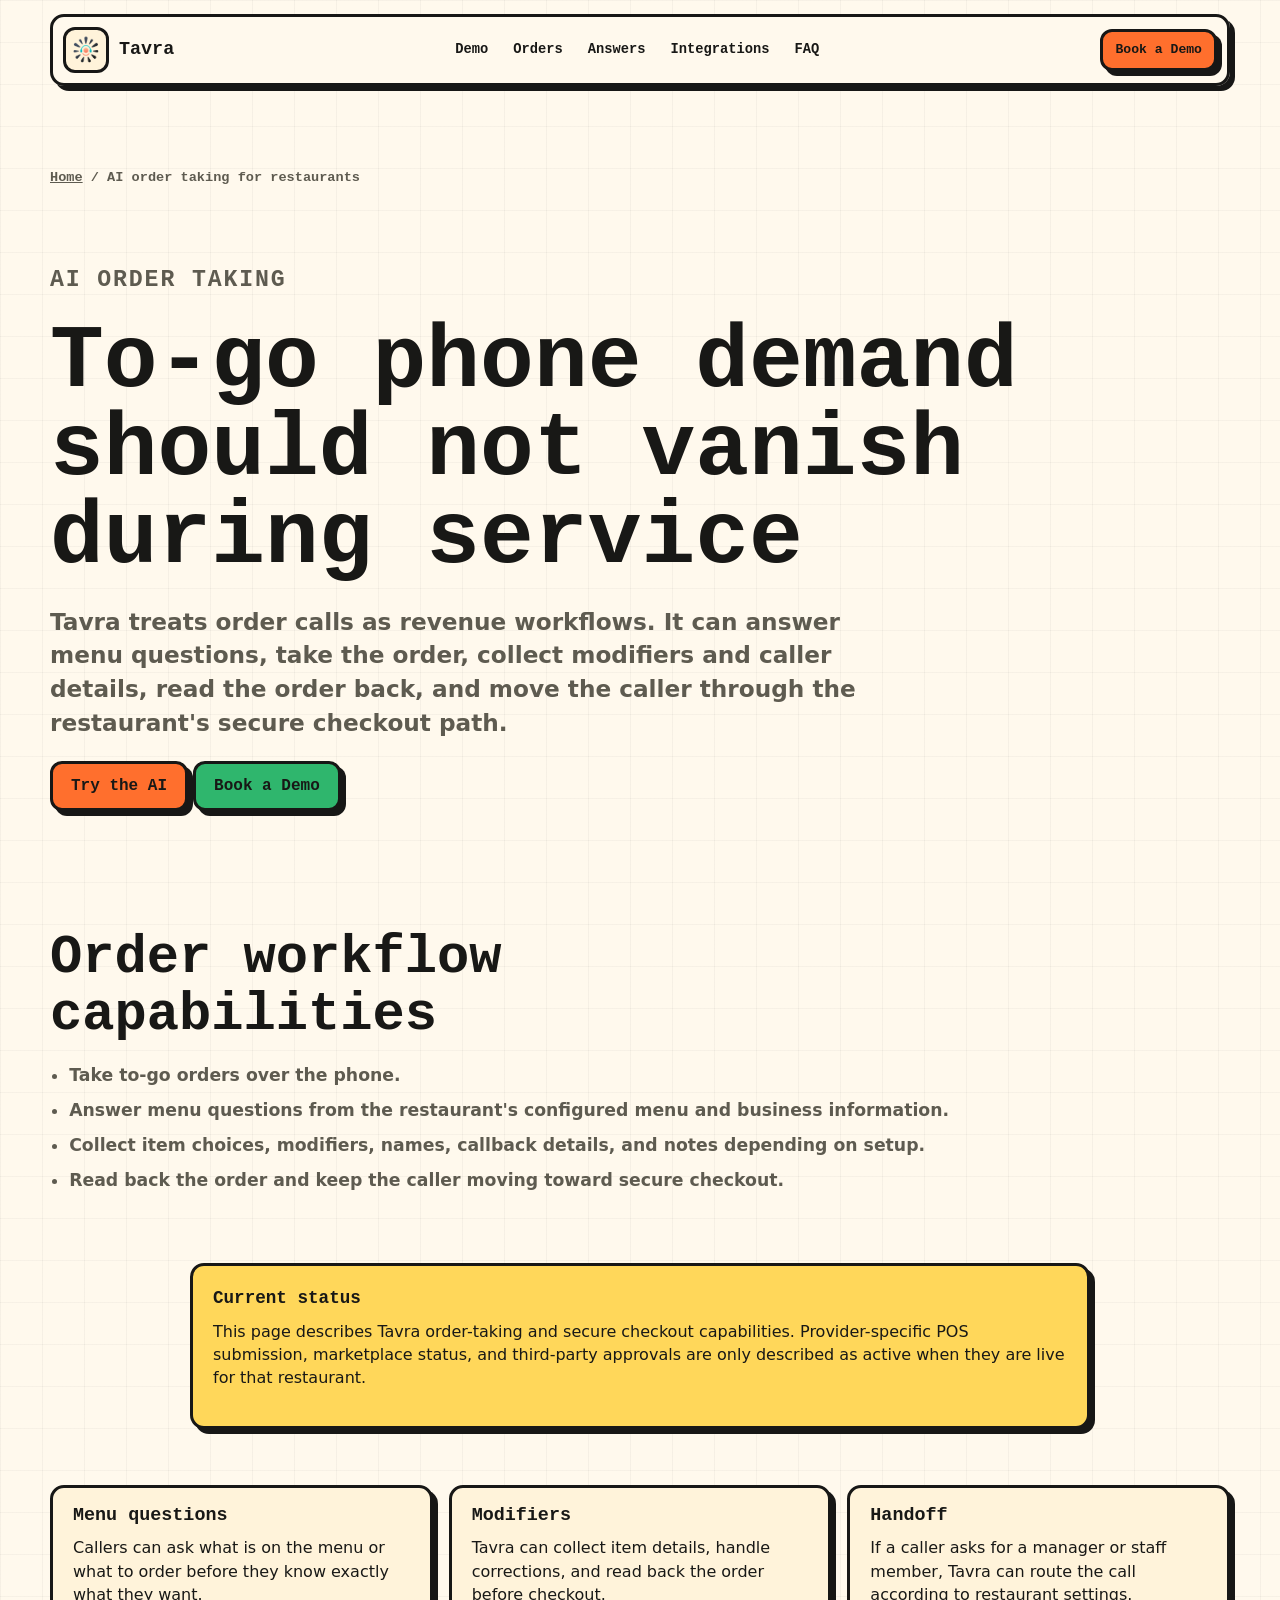
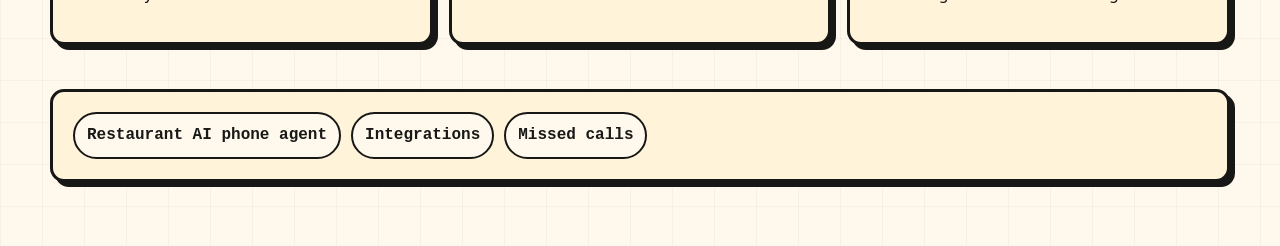
<file: ai-order-taking-for-restaurants/index.html>
<!doctype html>
<html lang="en">
  <head>
    <meta charset="utf-8">
    <meta name="viewport" content="width=device-width, initial-scale=1">
    <title>AI Order Taking for Restaurants | Tavra</title>
    <meta name="description" content="Tavra helps restaurants take phone orders, answer menu questions, handle modifiers, read orders back, and support secure checkout.">
    <link rel="canonical" href="https://www.tavraos.com/ai-order-taking-for-restaurants/">
    <meta property="og:title" content="AI Order Taking for Restaurants | Tavra">
    <meta property="og:description" content="AI phone order taking for restaurants: menu questions, modifiers, readback, secure checkout, and restaurant-controlled workflows.">
    <meta property="og:type" content="website">
    <meta property="og:url" content="https://www.tavraos.com/ai-order-taking-for-restaurants/">
    <meta property="og:image" content="https://www.tavraos.com/assets/tavra-mascot-social-preview.png">
    <meta name="twitter:card" content="summary_large_image">
    <link rel="icon" href="/favicon.png" sizes="192x192" type="image/png">
    <link rel="icon" href="/favicon-48.png" sizes="48x48" type="image/png">
    <link rel="apple-touch-icon" href="/apple-touch-icon.png">
    <link rel="manifest" href="/site.webmanifest">
    <link rel="stylesheet" href="../styles.css?v=seo-foundation-v1">
    <script type="application/ld+json">
      {
        "@context": "https://schema.org",
        "@graph": [
          { "@type": "WebPage", "@id": "https://www.tavraos.com/ai-order-taking-for-restaurants/#webpage", "url": "https://www.tavraos.com/ai-order-taking-for-restaurants/", "name": "AI Order Taking for Restaurants", "description": "Tavra helps restaurants take phone orders, answer menu questions, collect modifiers, read orders back, and support secure checkout." },
          { "@type": "BreadcrumbList", "itemListElement": [{ "@type": "ListItem", "position": 1, "name": "Home", "item": "https://www.tavraos.com/" }, { "@type": "ListItem", "position": 2, "name": "AI Order Taking for Restaurants", "item": "https://www.tavraos.com/ai-order-taking-for-restaurants/" }] }
        ]
      }
    </script>
  </head>
  <body class="seo-page">
    <header class="site-header"><a class="wordmark" href="../"><span class="logo-tile"><img src="../assets/Tavra05_glyph_black2.png" alt="" width="44" height="44"></span><span>Tavra</span></a><nav class="site-nav" aria-label="Primary navigation"><a href="../#demo">Demo</a><a href="../#orders">Orders</a><a href="../#answers">Answers</a><a href="../#integrations">Integrations</a><a href="../faq/">FAQ</a></nav><div class="header-actions"><a class="button button-small button-orange" href="../#contact">Book a Demo</a></div></header>
    <main class="seo-main">
      <div class="seo-breadcrumbs"><a href="../">Home</a> / AI order taking for restaurants</div>
      <section class="seo-hero">
        <p class="eyebrow">AI order taking</p>
        <h1>To-go phone demand should not vanish during service</h1>
        <p>Tavra treats order calls as revenue workflows. It can answer menu questions, take the order, collect modifiers and caller details, read the order back, and move the caller through the restaurant's secure checkout path.</p>
        <div><a class="button button-orange" href="../#demo">Try the AI</a> <a class="button button-green" href="../#contact">Book a Demo</a></div>
      </section>
      <section class="seo-section">
        <h2>Order workflow capabilities</h2>
        <ul>
          <li>Take to-go orders over the phone.</li>
          <li>Answer menu questions from the restaurant's configured menu and business information.</li>
          <li>Collect item choices, modifiers, names, callback details, and notes depending on setup.</li>
          <li>Read back the order and keep the caller moving toward secure checkout.</li>
        </ul>
      </section>
      <div class="seo-callout"><strong>Current status</strong><p>This page describes Tavra order-taking and secure checkout capabilities. Provider-specific POS submission, marketplace status, and third-party approvals are only described as active when they are live for that restaurant.</p></div>
      <div class="seo-card-grid">
        <article><h3>Menu questions</h3><p>Callers can ask what is on the menu or what to order before they know exactly what they want.</p></article>
        <article><h3>Modifiers</h3><p>Tavra can collect item details, handle corrections, and read back the order before checkout.</p></article>
        <article><h3>Handoff</h3><p>If a caller asks for a manager or staff member, Tavra can route the call according to restaurant settings.</p></article>
      </div>
      <nav class="seo-links" aria-label="Related pages"><a href="../restaurant-ai-phone-agent/">Restaurant AI phone agent</a><a href="../restaurant-phone-integrations/">Integrations</a><a href="../restaurant-missed-calls/">Missed calls</a></nav>
    </main>
  </body>
</html>
</file>
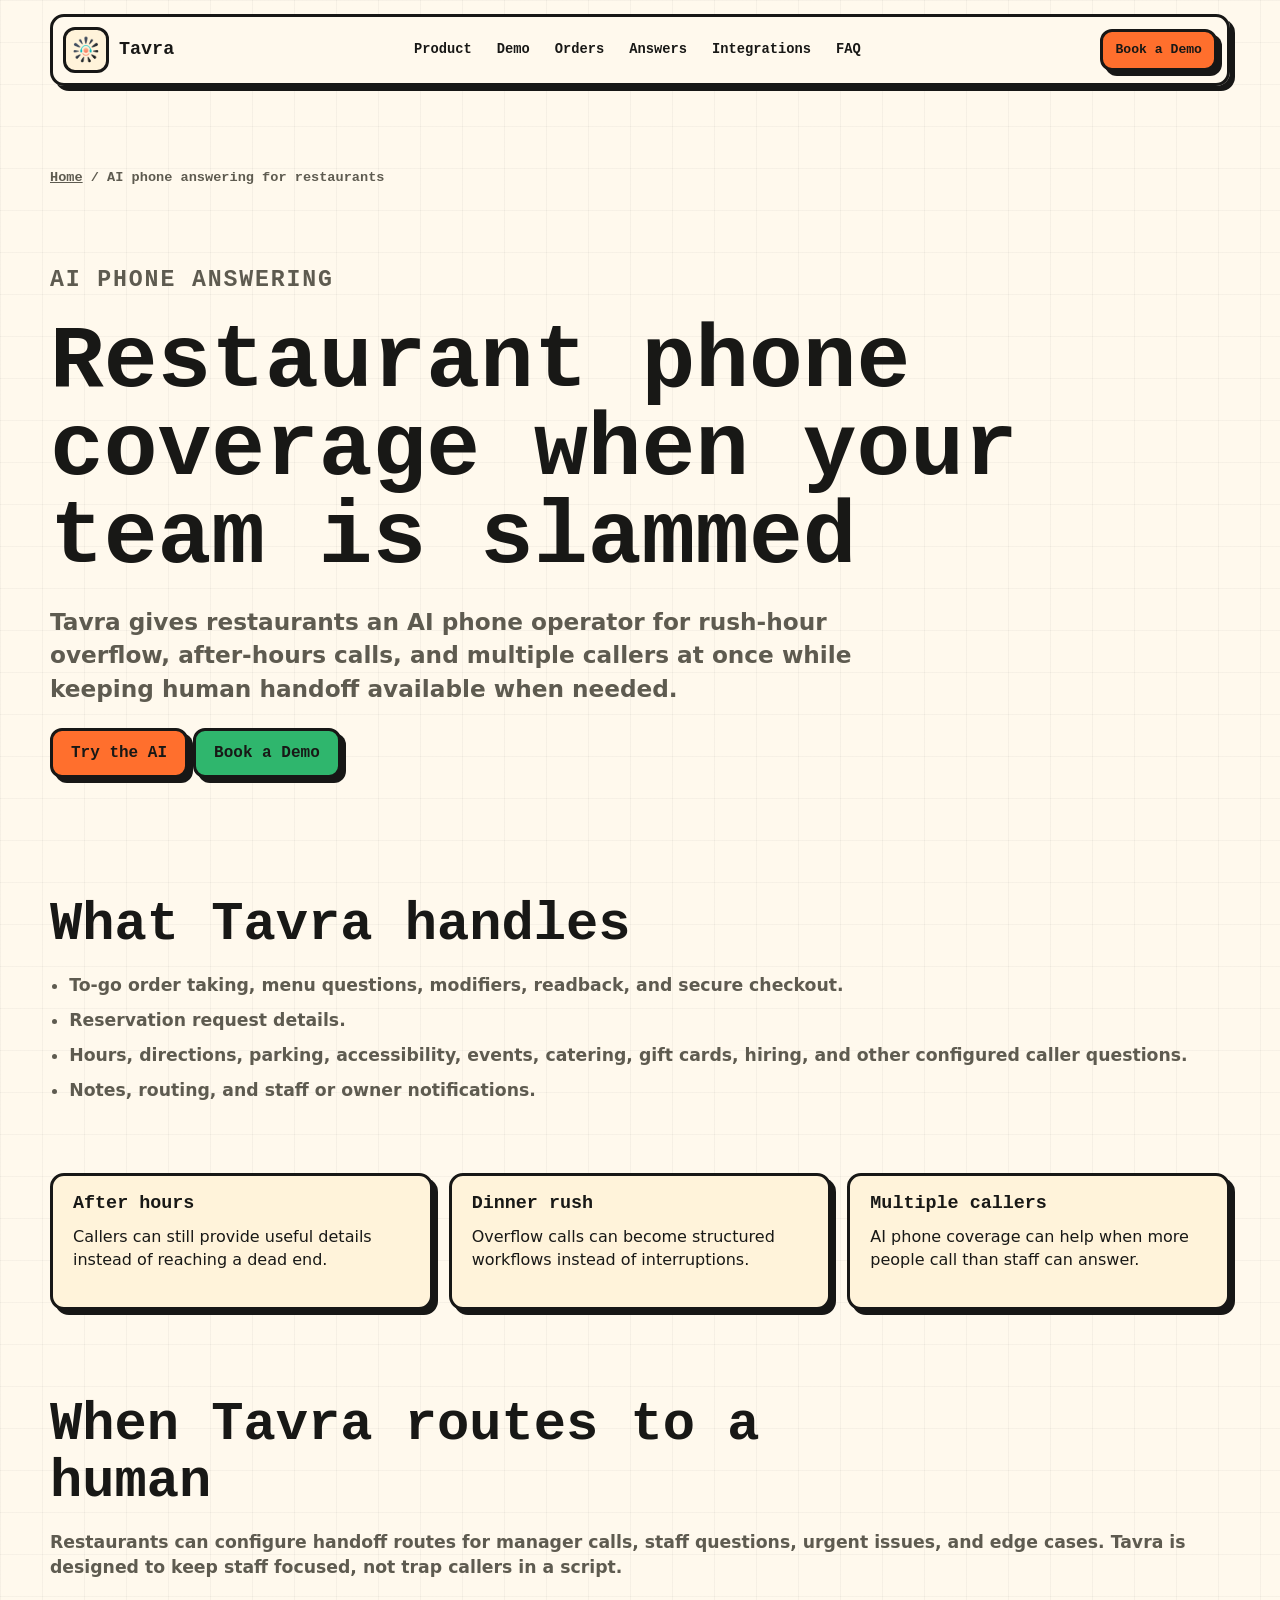
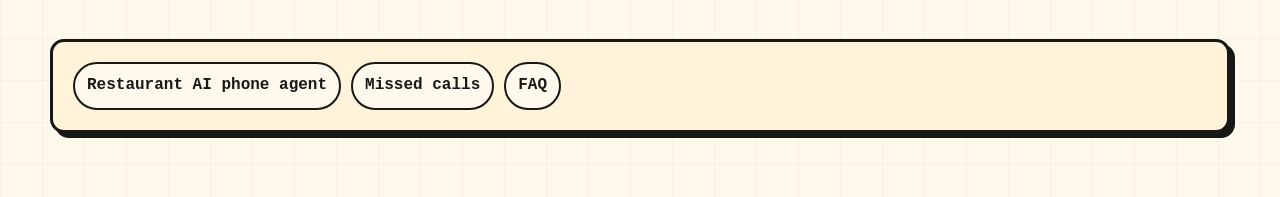
<file: ai-phone-answering-for-restaurants/index.html>
<!doctype html>
<html lang="en">
  <head>
    <meta charset="utf-8">
    <meta name="viewport" content="width=device-width, initial-scale=1">
    <title>AI Phone Answering for Restaurants | Tavra</title>
    <meta name="description" content="Tavra provides AI phone answering for restaurants, helping with rush-hour overflow, after-hours calls, structured details, and human handoff.">
    <link rel="canonical" href="https://www.tavraos.com/ai-phone-answering-for-restaurants/">
    <meta property="og:title" content="AI Phone Answering for Restaurants | Tavra">
    <meta property="og:description" content="24/7 restaurant phone coverage for overflow calls, after-hours requests, routing, notes, and restaurant workflows.">
    <meta property="og:type" content="website">
    <meta property="og:url" content="https://www.tavraos.com/ai-phone-answering-for-restaurants/">
    <meta property="og:image" content="https://www.tavraos.com/assets/tavra-mascot-social-preview.png">
    <meta name="twitter:card" content="summary_large_image">
    <link rel="icon" href="/favicon.png" sizes="192x192" type="image/png">
    <link rel="icon" href="/favicon-48.png" sizes="48x48" type="image/png">
    <link rel="apple-touch-icon" href="/apple-touch-icon.png">
    <link rel="manifest" href="/site.webmanifest">
    <link rel="stylesheet" href="../styles.css?v=seo-foundation-v1">
    <script type="application/ld+json">
      {
        "@context": "https://schema.org",
        "@graph": [
          { "@type": "WebPage", "@id": "https://www.tavraos.com/ai-phone-answering-for-restaurants/#webpage", "url": "https://www.tavraos.com/ai-phone-answering-for-restaurants/", "name": "AI Phone Answering for Restaurants", "description": "AI phone answering for restaurant rush-hour overflow, after-hours calls, structured details, routing, and notes." },
          { "@type": "BreadcrumbList", "itemListElement": [{ "@type": "ListItem", "position": 1, "name": "Home", "item": "https://www.tavraos.com/" }, { "@type": "ListItem", "position": 2, "name": "AI Phone Answering for Restaurants", "item": "https://www.tavraos.com/ai-phone-answering-for-restaurants/" }] }
        ]
      }
    </script>
  </head>
  <body class="seo-page">
    <header class="site-header">
      <a class="wordmark" href="../"><span class="logo-tile"><img src="../assets/Tavra05_glyph_black2.png" alt="" width="44" height="44"></span><span>Tavra</span></a>
      <nav class="site-nav" aria-label="Primary navigation"><a href="../#product">Product</a><a href="../#demo">Demo</a><a href="../#orders">Orders</a><a href="../#answers">Answers</a><a href="../#integrations">Integrations</a><a href="../faq/">FAQ</a></nav>
      <div class="header-actions"><a class="button button-small button-orange" href="../#contact">Book a Demo</a></div>
    </header>
    <main class="seo-main">
      <div class="seo-breadcrumbs"><a href="../">Home</a> / AI phone answering for restaurants</div>
      <section class="seo-hero">
        <p class="eyebrow">AI phone answering</p>
        <h1>Restaurant phone coverage when your team is slammed</h1>
        <p>Tavra gives restaurants an AI phone operator for rush-hour overflow, after-hours calls, and multiple callers at once while keeping human handoff available when needed.</p>
        <div><a class="button button-orange" href="../#demo">Try the AI</a> <a class="button button-green" href="../#contact">Book a Demo</a></div>
      </section>
      <section class="seo-section">
        <h2>What Tavra handles</h2>
        <ul>
          <li>To-go order taking, menu questions, modifiers, readback, and secure checkout.</li>
          <li>Reservation request details.</li>
          <li>Hours, directions, parking, accessibility, events, catering, gift cards, hiring, and other configured caller questions.</li>
          <li>Notes, routing, and staff or owner notifications.</li>
        </ul>
      </section>
      <div class="seo-card-grid">
        <article><h3>After hours</h3><p>Callers can still provide useful details instead of reaching a dead end.</p></article>
        <article><h3>Dinner rush</h3><p>Overflow calls can become structured workflows instead of interruptions.</p></article>
        <article><h3>Multiple callers</h3><p>AI phone coverage can help when more people call than staff can answer.</p></article>
      </div>
      <section class="seo-section">
        <h2>When Tavra routes to a human</h2>
        <p>Restaurants can configure handoff routes for manager calls, staff questions, urgent issues, and edge cases. Tavra is designed to keep staff focused, not trap callers in a script.</p>
      </section>
      <nav class="seo-links" aria-label="Related pages"><a href="../restaurant-ai-phone-agent/">Restaurant AI phone agent</a><a href="../restaurant-missed-calls/">Missed calls</a><a href="../faq/">FAQ</a></nav>
    </main>
  </body>
</html>
</file>
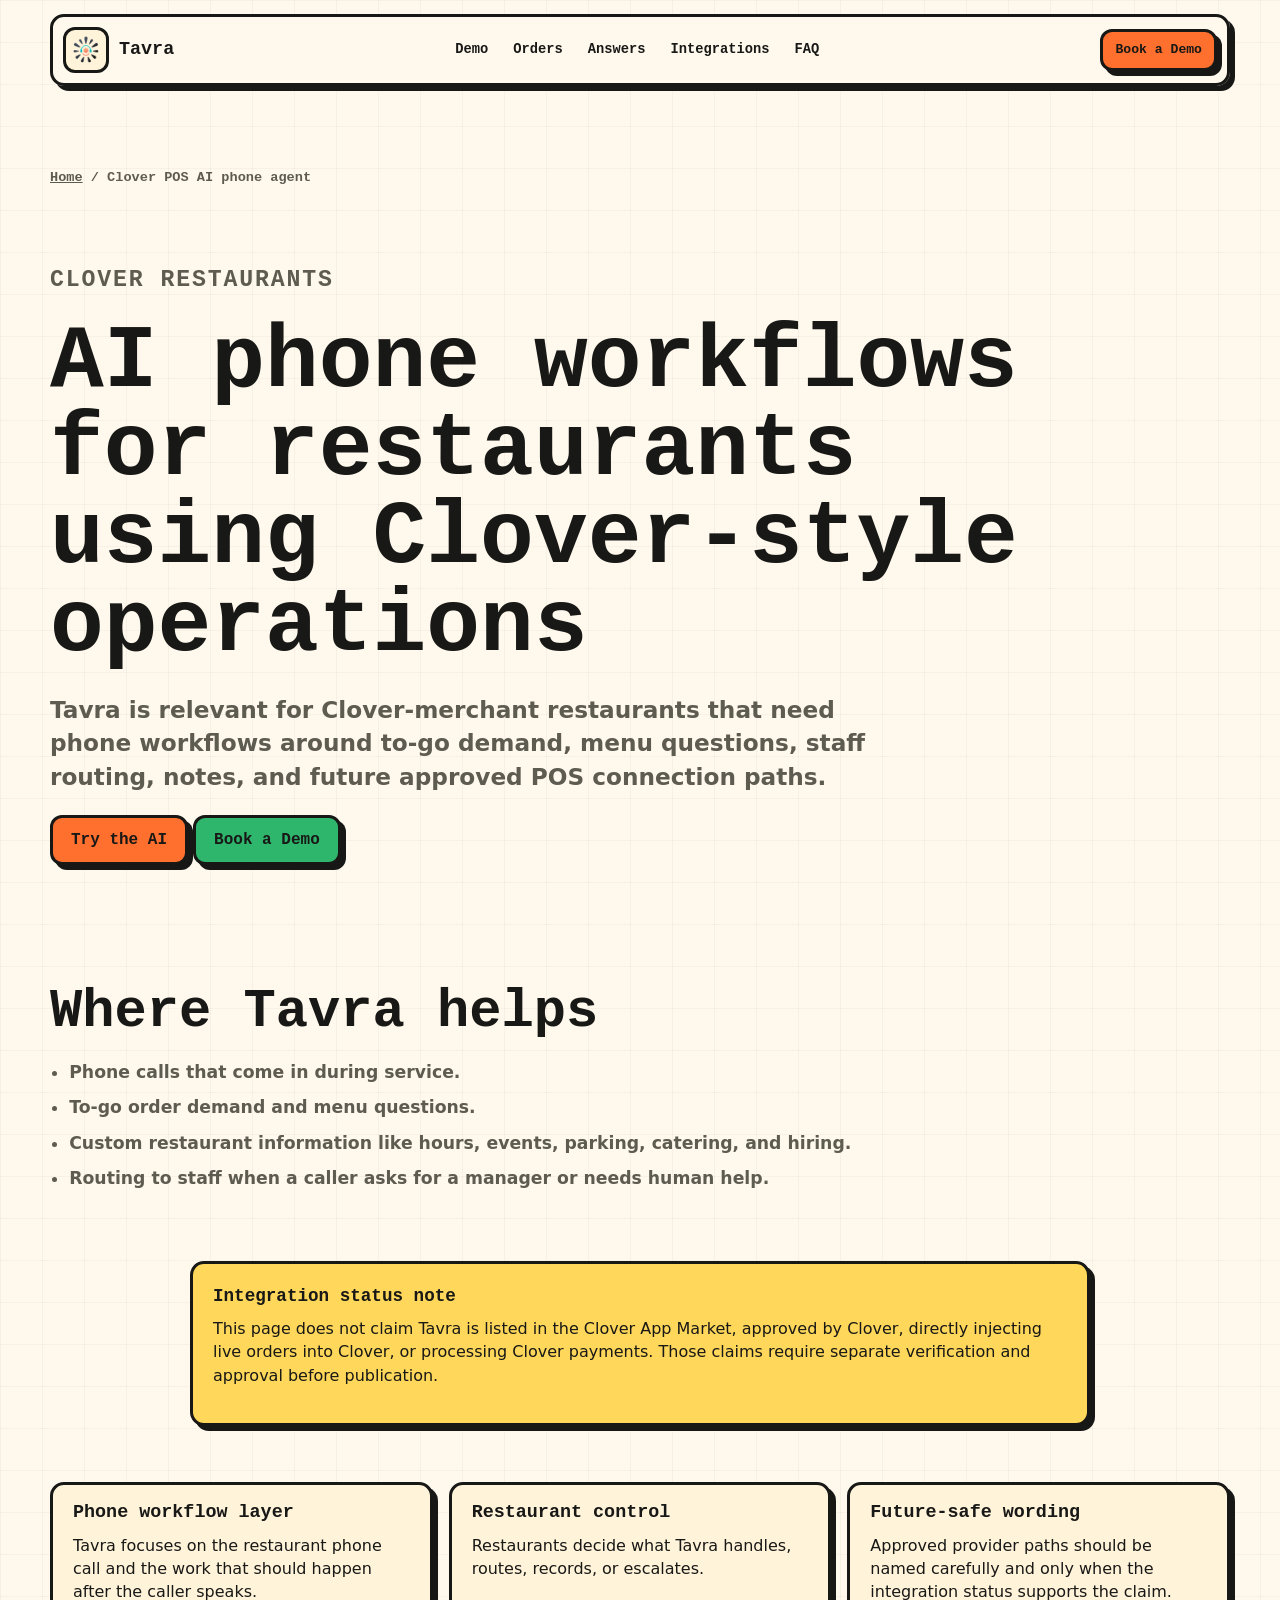
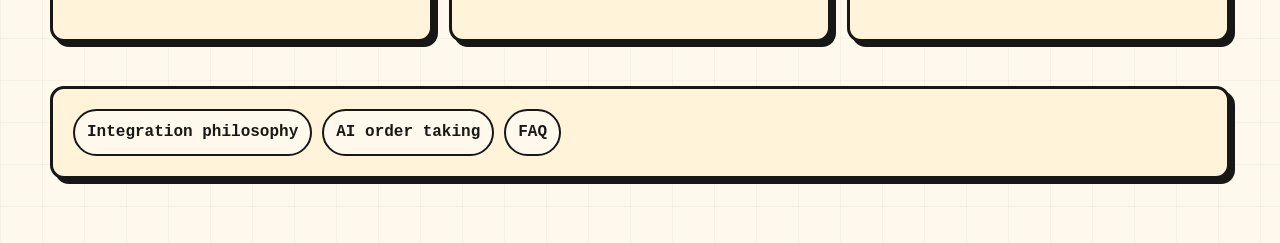
<file: clover-pos-ai-phone-agent/index.html>
<!doctype html>
<html lang="en">
  <head>
    <meta charset="utf-8">
    <meta name="viewport" content="width=device-width, initial-scale=1">
    <title>Clover POS AI Phone Agent for Restaurants | Tavra</title>
    <meta name="description" content="Tavra helps Clover-merchant restaurants think about AI phone workflows for to-go demand, menu questions, routing, and future approved POS connection paths.">
    <link rel="canonical" href="https://www.tavraos.com/clover-pos-ai-phone-agent/">
    <meta property="og:title" content="Clover POS AI Phone Agent for Restaurants | Tavra">
    <meta property="og:description" content="Restaurant AI phone workflows around to-go demand, menu questions, routing, and future approved POS connection paths for Clover-style operations.">
    <meta property="og:type" content="website">
    <meta property="og:url" content="https://www.tavraos.com/clover-pos-ai-phone-agent/">
    <meta property="og:image" content="https://www.tavraos.com/assets/tavra-mascot-social-preview.png">
    <meta name="twitter:card" content="summary_large_image">
    <link rel="icon" href="/favicon.png" sizes="192x192" type="image/png">
    <link rel="icon" href="/favicon-48.png" sizes="48x48" type="image/png">
    <link rel="apple-touch-icon" href="/apple-touch-icon.png">
    <link rel="manifest" href="/site.webmanifest">
    <link rel="stylesheet" href="../styles.css?v=seo-foundation-v1">
    <script type="application/ld+json">
      {
        "@context": "https://schema.org",
        "@graph": [
          { "@type": "WebPage", "@id": "https://www.tavraos.com/clover-pos-ai-phone-agent/#webpage", "url": "https://www.tavraos.com/clover-pos-ai-phone-agent/", "name": "Clover POS AI Phone Agent for Restaurants", "description": "Tavra phone workflows for Clover-merchant restaurants, with careful integration status language." },
          { "@type": "BreadcrumbList", "itemListElement": [{ "@type": "ListItem", "position": 1, "name": "Home", "item": "https://www.tavraos.com/" }, { "@type": "ListItem", "position": 2, "name": "Clover POS AI Phone Agent", "item": "https://www.tavraos.com/clover-pos-ai-phone-agent/" }] }
        ]
      }
    </script>
  </head>
  <body class="seo-page">
    <header class="site-header"><a class="wordmark" href="../"><span class="logo-tile"><img src="../assets/Tavra05_glyph_black2.png" alt="" width="44" height="44"></span><span>Tavra</span></a><nav class="site-nav" aria-label="Primary navigation"><a href="../#demo">Demo</a><a href="../#orders">Orders</a><a href="../#answers">Answers</a><a href="../#integrations">Integrations</a><a href="../faq/">FAQ</a></nav><div class="header-actions"><a class="button button-small button-orange" href="../#contact">Book a Demo</a></div></header>
    <main class="seo-main">
      <div class="seo-breadcrumbs"><a href="../">Home</a> / Clover POS AI phone agent</div>
      <section class="seo-hero">
        <p class="eyebrow">Clover restaurants</p>
        <h1>AI phone workflows for restaurants using Clover-style operations</h1>
        <p>Tavra is relevant for Clover-merchant restaurants that need phone workflows around to-go demand, menu questions, staff routing, notes, and future approved POS connection paths.</p>
        <div><a class="button button-orange" href="../#demo">Try the AI</a> <a class="button button-green" href="../#contact">Book a Demo</a></div>
      </section>
      <section class="seo-section">
        <h2>Where Tavra helps</h2>
        <ul>
          <li>Phone calls that come in during service.</li>
          <li>To-go order demand and menu questions.</li>
          <li>Custom restaurant information like hours, events, parking, catering, and hiring.</li>
          <li>Routing to staff when a caller asks for a manager or needs human help.</li>
        </ul>
      </section>
      <div class="seo-callout"><strong>Integration status note</strong><p>This page does not claim Tavra is listed in the Clover App Market, approved by Clover, directly injecting live orders into Clover, or processing Clover payments. Those claims require separate verification and approval before publication.</p></div>
      <div class="seo-card-grid">
        <article><h3>Phone workflow layer</h3><p>Tavra focuses on the restaurant phone call and the work that should happen after the caller speaks.</p></article>
        <article><h3>Restaurant control</h3><p>Restaurants decide what Tavra handles, routes, records, or escalates.</p></article>
        <article><h3>Future-safe wording</h3><p>Approved provider paths should be named carefully and only when the integration status supports the claim.</p></article>
      </div>
      <nav class="seo-links" aria-label="Related pages"><a href="../restaurant-phone-integrations/">Integration philosophy</a><a href="../ai-order-taking-for-restaurants/">AI order taking</a><a href="../faq/">FAQ</a></nav>
    </main>
  </body>
</html>
</file>
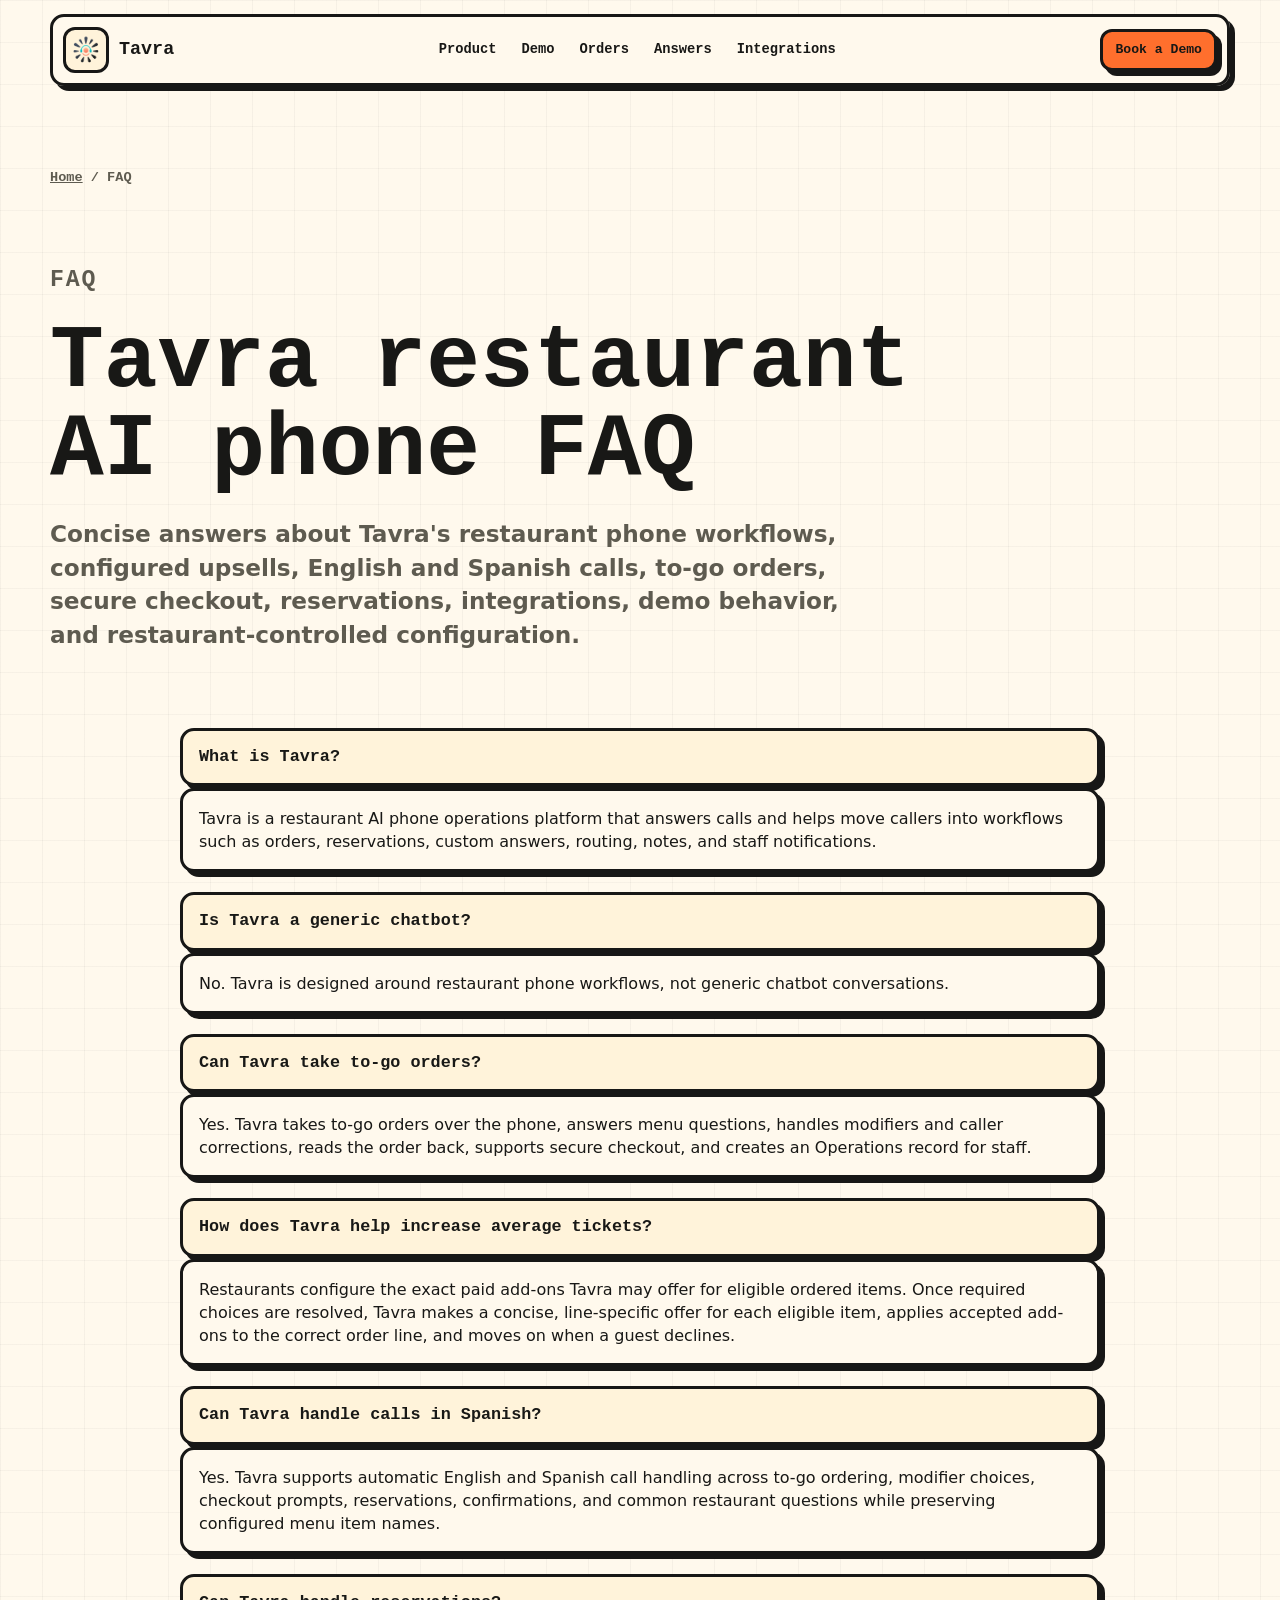
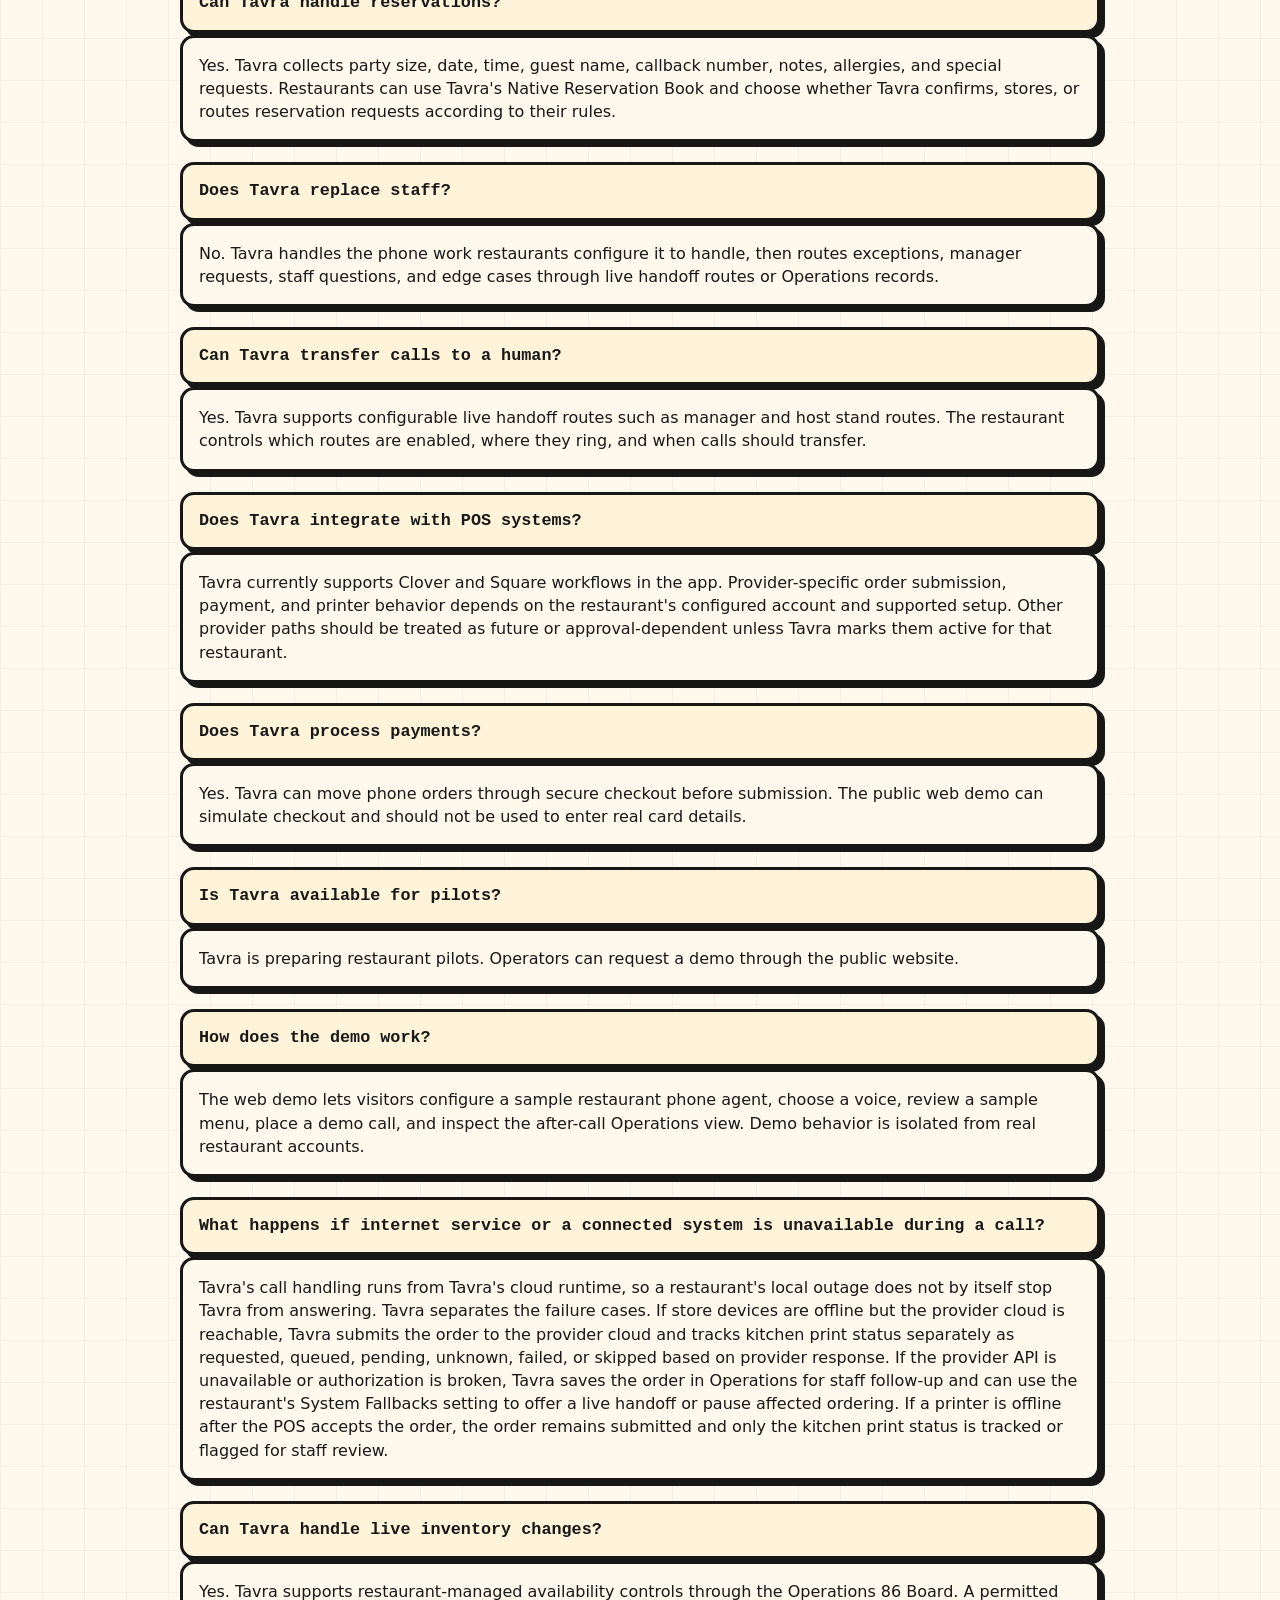
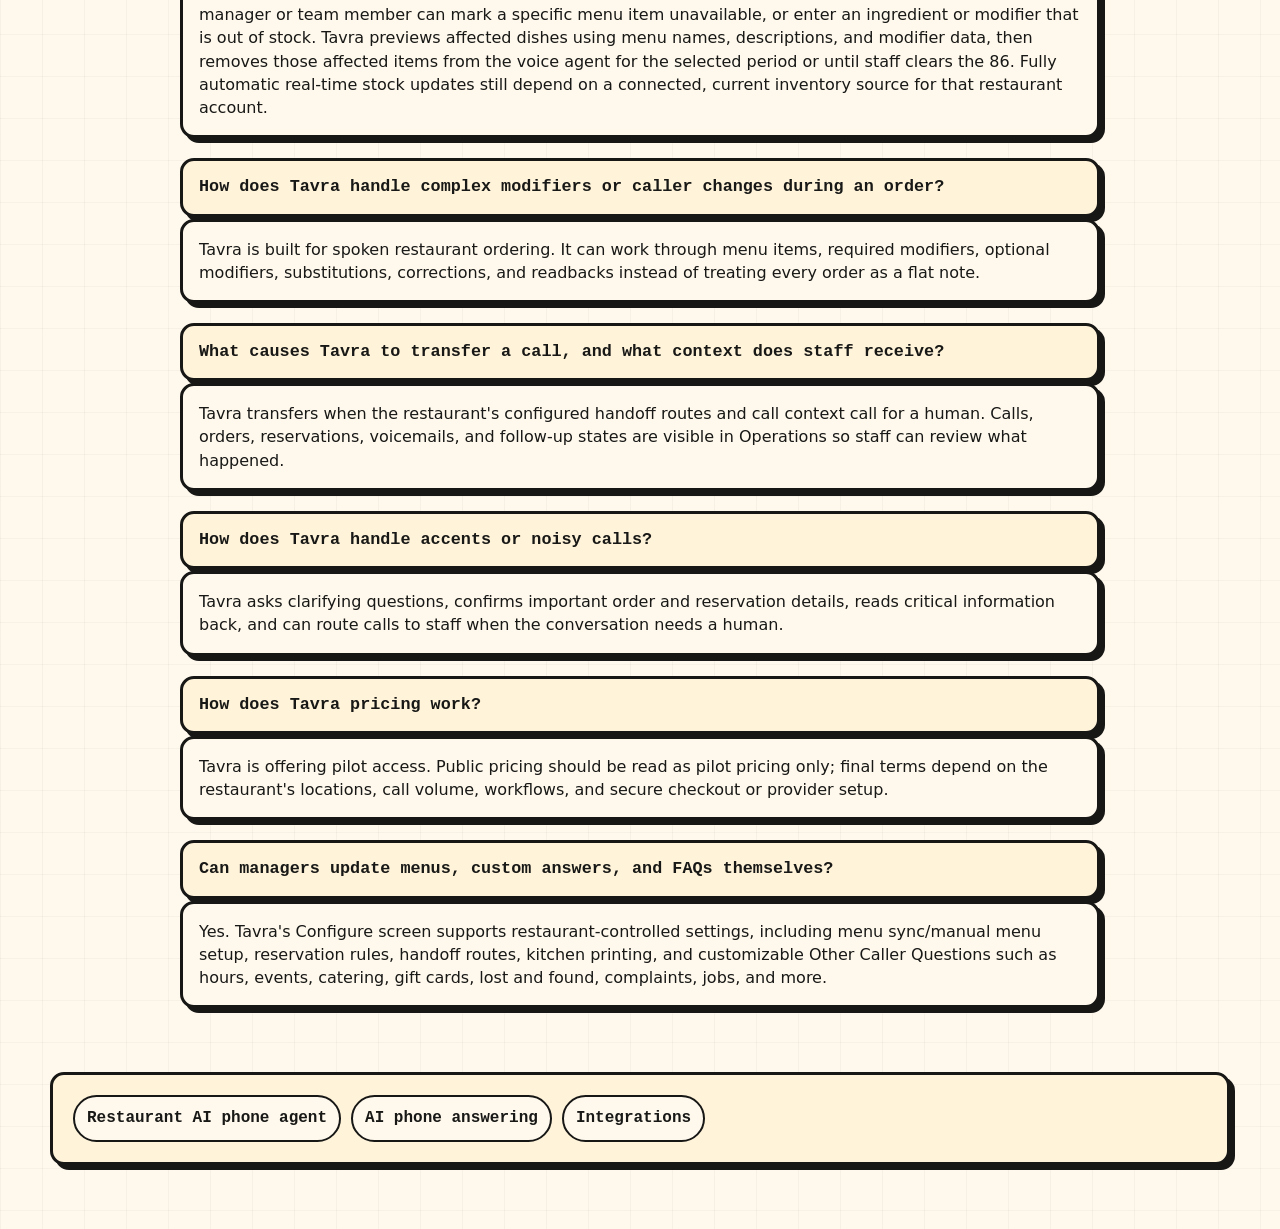
<file: faq/index.html>
<!doctype html>
<html lang="en">
  <head>
    <meta charset="utf-8">
    <meta name="viewport" content="width=device-width, initial-scale=1">
    <title>Tavra FAQ | Restaurant AI Phone Operations</title>
    <meta name="description" content="Answers about Tavra restaurant AI phone operations, configured upsells, English and Spanish calls, to-go orders, checkout, reservations, integrations, and the web demo.">
    <link rel="canonical" href="https://www.tavraos.com/faq/">
    <meta property="og:title" content="Tavra FAQ | Restaurant AI Phone Operations">
    <meta property="og:description" content="Common questions about Tavra's bilingual restaurant AI phone platform, configured upsells, web demo, ordering, reservations, integrations, and restaurant-controlled configuration.">
    <meta property="og:type" content="website">
    <meta property="og:url" content="https://www.tavraos.com/faq/">
    <meta property="og:image" content="https://www.tavraos.com/assets/tavra-mascot-social-preview.png">
    <meta name="twitter:card" content="summary_large_image">
    <link rel="icon" href="/favicon.png" sizes="192x192" type="image/png">
    <link rel="icon" href="/favicon-48.png" sizes="48x48" type="image/png">
    <link rel="apple-touch-icon" href="/apple-touch-icon.png">
    <link rel="manifest" href="/site.webmanifest">
    <link rel="stylesheet" href="../styles.css?v=upsell-bilingual-sms-v1">
    <script type="application/ld+json">
      {
        "@context": "https://schema.org",
        "@graph": [
          { "@type": "WebPage", "@id": "https://www.tavraos.com/faq/#webpage", "url": "https://www.tavraos.com/faq/", "name": "Tavra FAQ", "description": "Common questions about Tavra restaurant AI phone operations." },
          { "@type": "BreadcrumbList", "itemListElement": [{ "@type": "ListItem", "position": 1, "name": "Home", "item": "https://www.tavraos.com/" }, { "@type": "ListItem", "position": 2, "name": "FAQ", "item": "https://www.tavraos.com/faq/" }] },
          {
            "@type": "FAQPage",
            "mainEntity": [
              { "@type": "Question", "name": "What is Tavra?", "acceptedAnswer": { "@type": "Answer", "text": "Tavra is a restaurant AI phone operations platform that answers calls and helps move callers into workflows such as orders, reservations, custom answers, routing, notes, and staff notifications." } },
              { "@type": "Question", "name": "Is Tavra a generic chatbot?", "acceptedAnswer": { "@type": "Answer", "text": "No. Tavra is designed around restaurant phone workflows, not generic chatbot conversations." } },
              { "@type": "Question", "name": "Can Tavra take to-go orders?", "acceptedAnswer": { "@type": "Answer", "text": "Yes. Tavra takes to-go orders over the phone, answers menu questions, handles modifiers and caller corrections, reads the order back, supports secure checkout, and creates an Operations record for staff." } },
              { "@type": "Question", "name": "How does Tavra help increase average tickets?", "acceptedAnswer": { "@type": "Answer", "text": "Restaurants configure the exact paid add-ons Tavra may offer for eligible ordered items. Once required choices are resolved, Tavra makes a concise, line-specific offer for each eligible item, applies accepted add-ons to the correct order line, and moves on when a guest declines." } },
              { "@type": "Question", "name": "Can Tavra handle calls in Spanish?", "acceptedAnswer": { "@type": "Answer", "text": "Yes. Tavra supports automatic English and Spanish call handling across to-go ordering, modifier choices, checkout prompts, reservations, confirmations, and common restaurant questions while preserving configured menu item names." } },
              { "@type": "Question", "name": "Can Tavra handle reservations?", "acceptedAnswer": { "@type": "Answer", "text": "Yes. Tavra collects party size, date, time, guest name, callback number, notes, allergies, and special requests. Restaurants can use Tavra's Native Reservation Book and choose whether Tavra confirms, stores, or routes reservation requests according to their rules." } },
              { "@type": "Question", "name": "Does Tavra replace staff?", "acceptedAnswer": { "@type": "Answer", "text": "No. Tavra handles the phone work restaurants configure it to handle, then routes exceptions, manager requests, staff questions, and edge cases through live handoff routes or Operations records." } },
              { "@type": "Question", "name": "Can Tavra transfer calls to a human?", "acceptedAnswer": { "@type": "Answer", "text": "Yes. Tavra supports configurable live handoff routes such as manager and host stand routes. The restaurant controls which routes are enabled, where they ring, and when calls should transfer." } },
              { "@type": "Question", "name": "Does Tavra integrate with POS systems?", "acceptedAnswer": { "@type": "Answer", "text": "Tavra currently supports Clover and Square workflows in the app. Provider-specific order submission, payment, and printer behavior depends on the restaurant's configured account and supported setup. Other provider paths should be treated as future or approval-dependent unless Tavra marks them active for that restaurant." } },
              { "@type": "Question", "name": "Does Tavra process payments?", "acceptedAnswer": { "@type": "Answer", "text": "Yes. Tavra can move phone orders through secure checkout before submission. The public web demo can simulate checkout and should not be used to enter real card details." } },
              { "@type": "Question", "name": "Is Tavra available for pilots?", "acceptedAnswer": { "@type": "Answer", "text": "Tavra is preparing restaurant pilots. Operators can request a demo through the public website." } },
              { "@type": "Question", "name": "How does the demo work?", "acceptedAnswer": { "@type": "Answer", "text": "The web demo lets visitors configure a sample restaurant phone agent, choose a voice, review a sample menu, place a demo call, and inspect the after-call Operations view. Demo behavior is isolated from real restaurant accounts." } },
              { "@type": "Question", "name": "What happens if internet service or a connected system is unavailable during a call?", "acceptedAnswer": { "@type": "Answer", "text": "Tavra's call handling runs from Tavra's cloud runtime, so a restaurant's local outage does not by itself stop Tavra from answering. Tavra separates the failure cases. If store devices are offline but the provider cloud is reachable, Tavra submits the order to the provider cloud and tracks kitchen print status separately as requested, queued, pending, unknown, failed, or skipped based on provider response. If the provider API is unavailable or authorization is broken, Tavra saves the order in Operations for staff follow-up and can use the restaurant's System Fallbacks setting to offer a live handoff or pause affected ordering. If a printer is offline after the POS accepts the order, the order remains submitted and only the kitchen print status is tracked or flagged for staff review." } },
              { "@type": "Question", "name": "Can Tavra handle live inventory changes?", "acceptedAnswer": { "@type": "Answer", "text": "Yes. Tavra supports restaurant-managed availability controls through the Operations 86 Board. A permitted manager or team member can mark a specific menu item unavailable, or enter an ingredient or modifier that is out of stock. Tavra previews affected dishes using menu names, descriptions, and modifier data, then removes those affected items from the voice agent for the selected period or until staff clears the 86. Fully automatic real-time stock updates still depend on a connected, current inventory source for that restaurant account." } },
              { "@type": "Question", "name": "How does Tavra handle complex modifiers or caller changes during an order?", "acceptedAnswer": { "@type": "Answer", "text": "Tavra is built for spoken restaurant ordering. It can work through menu items, required modifiers, optional modifiers, substitutions, corrections, and readbacks instead of treating every order as a flat note." } },
              { "@type": "Question", "name": "What causes Tavra to transfer a call, and what context does staff receive?", "acceptedAnswer": { "@type": "Answer", "text": "Tavra transfers when the restaurant's configured handoff routes and call context call for a human. Calls, orders, reservations, voicemails, and follow-up states are visible in Operations so staff can review what happened." } },
              { "@type": "Question", "name": "How does Tavra handle accents or noisy calls?", "acceptedAnswer": { "@type": "Answer", "text": "Tavra asks clarifying questions, confirms important order and reservation details, reads critical information back, and can route calls to staff when the conversation needs a human." } },
              { "@type": "Question", "name": "How does Tavra pricing work?", "acceptedAnswer": { "@type": "Answer", "text": "Tavra is offering pilot access. Public pricing should be read as pilot pricing only; final terms depend on the restaurant's locations, call volume, workflows, and secure checkout or provider setup." } },
              { "@type": "Question", "name": "Can managers update menus, custom answers, and FAQs themselves?", "acceptedAnswer": { "@type": "Answer", "text": "Yes. Tavra's Configure screen supports restaurant-controlled settings, including menu sync/manual menu setup, reservation rules, handoff routes, kitchen printing, and customizable Other Caller Questions such as hours, events, catering, gift cards, lost and found, complaints, jobs, and more." } }
            ]
          }
        ]
      }
    </script>
  </head>
  <body class="seo-page">
    <header class="site-header"><a class="wordmark" href="../"><span class="logo-tile"><img src="../assets/Tavra05_glyph_black2.png" alt="" width="44" height="44"></span><span>Tavra</span></a><nav class="site-nav" aria-label="Primary navigation"><a href="../#product">Product</a><a href="../#demo">Demo</a><a href="../#orders">Orders</a><a href="../#answers">Answers</a><a href="../#integrations">Integrations</a></nav><div class="header-actions"><a class="button button-small button-orange" href="../#contact">Book a Demo</a></div></header>
    <main class="seo-main">
      <div class="seo-breadcrumbs"><a href="../">Home</a> / FAQ</div>
      <section class="seo-hero">
        <p class="eyebrow">FAQ</p>
        <h1>Tavra restaurant AI phone FAQ</h1>
        <p>Concise answers about Tavra's restaurant phone workflows, configured upsells, English and Spanish calls, to-go orders, secure checkout, reservations, integrations, demo behavior, and restaurant-controlled configuration.</p>
      </section>
      <dl class="seo-faq">
        <dt>What is Tavra?</dt><dd>Tavra is a restaurant AI phone operations platform that answers calls and helps move callers into workflows such as orders, reservations, custom answers, routing, notes, and staff notifications.</dd>
        <dt>Is Tavra a generic chatbot?</dt><dd>No. Tavra is designed around restaurant phone workflows, not generic chatbot conversations.</dd>
        <dt>Can Tavra take to-go orders?</dt><dd>Yes. Tavra takes to-go orders over the phone, answers menu questions, handles modifiers and caller corrections, reads the order back, supports secure checkout, and creates an Operations record for staff.</dd>
        <dt>How does Tavra help increase average tickets?</dt><dd>Restaurants configure the exact paid add-ons Tavra may offer for eligible ordered items. Once required choices are resolved, Tavra makes a concise, line-specific offer for each eligible item, applies accepted add-ons to the correct order line, and moves on when a guest declines.</dd>
        <dt>Can Tavra handle calls in Spanish?</dt><dd>Yes. Tavra supports automatic English and Spanish call handling across to-go ordering, modifier choices, checkout prompts, reservations, confirmations, and common restaurant questions while preserving configured menu item names.</dd>
        <dt>Can Tavra handle reservations?</dt><dd>Yes. Tavra collects party size, date, time, guest name, callback number, notes, allergies, and special requests. Restaurants can use Tavra's Native Reservation Book and choose whether Tavra confirms, stores, or routes reservation requests according to their rules.</dd>
        <dt>Does Tavra replace staff?</dt><dd>No. Tavra handles the phone work restaurants configure it to handle, then routes exceptions, manager requests, staff questions, and edge cases through live handoff routes or Operations records.</dd>
        <dt>Can Tavra transfer calls to a human?</dt><dd>Yes. Tavra supports configurable live handoff routes such as manager and host stand routes. The restaurant controls which routes are enabled, where they ring, and when calls should transfer.</dd>
        <dt>Does Tavra integrate with POS systems?</dt><dd>Tavra currently supports Clover and Square workflows in the app. Provider-specific order submission, payment, and printer behavior depends on the restaurant's configured account and supported setup. Other provider paths should be treated as future or approval-dependent unless Tavra marks them active for that restaurant.</dd>
        <dt>Does Tavra process payments?</dt><dd>Yes. Tavra can move phone orders through secure checkout before submission. The public web demo can simulate checkout and should not be used to enter real card details.</dd>
        <dt>Is Tavra available for pilots?</dt><dd>Tavra is preparing restaurant pilots. Operators can request a demo through the public website.</dd>
        <dt>How does the demo work?</dt><dd>The web demo lets visitors configure a sample restaurant phone agent, choose a voice, review a sample menu, place a demo call, and inspect the after-call Operations view. Demo behavior is isolated from real restaurant accounts.</dd>

        <dt>What happens if internet service or a connected system is unavailable during a call?</dt>
        <dd>Tavra's call handling runs from Tavra's cloud runtime, so a restaurant's local outage does not by itself stop Tavra from answering. Tavra separates the failure cases. If store devices are offline but the provider cloud is reachable, Tavra submits the order to the provider cloud and tracks kitchen print status separately as requested, queued, pending, unknown, failed, or skipped based on provider response. If the provider API is unavailable or authorization is broken, Tavra saves the order in Operations for staff follow-up and can use the restaurant's System Fallbacks setting to offer a live handoff or pause affected ordering. If a printer is offline after the POS accepts the order, the order remains submitted and only the kitchen print status is tracked or flagged for staff review.</dd>

        <dt>Can Tavra handle live inventory changes?</dt>
        <dd>Yes. Tavra supports restaurant-managed availability controls through the Operations 86 Board. A permitted manager or team member can mark a specific menu item unavailable, or enter an ingredient or modifier that is out of stock. Tavra previews affected dishes using menu names, descriptions, and modifier data, then removes those affected items from the voice agent for the selected period or until staff clears the 86. Fully automatic real-time stock updates still depend on a connected, current inventory source for that restaurant account.</dd>

        <dt>How does Tavra handle complex modifiers or caller changes during an order?</dt>
        <dd>Tavra is built for spoken restaurant ordering. It can work through menu items, required modifiers, optional modifiers, substitutions, corrections, and readbacks instead of treating every order as a flat note.</dd>

        <dt>What causes Tavra to transfer a call, and what context does staff receive?</dt>
        <dd>Tavra transfers when the restaurant's configured handoff routes and call context call for a human. Calls, orders, reservations, voicemails, and follow-up states are visible in Operations so staff can review what happened.</dd>

        <dt>How does Tavra handle accents or noisy calls?</dt>
        <dd>Tavra asks clarifying questions, confirms important order and reservation details, reads critical information back, and can route calls to staff when the conversation needs a human.</dd>

        <dt>How does Tavra pricing work?</dt>
        <dd>Tavra is offering pilot access. Public pricing should be read as pilot pricing only; final terms depend on the restaurant's locations, call volume, workflows, and secure checkout or provider setup.</dd>

        <dt>Can managers update menus, custom answers, and FAQs themselves?</dt>
        <dd>Yes. Tavra's Configure screen supports restaurant-controlled settings, including menu sync/manual menu setup, reservation rules, handoff routes, kitchen printing, and customizable Other Caller Questions such as hours, events, catering, gift cards, lost and found, complaints, jobs, and more.</dd>
      </dl>
      <nav class="seo-links" aria-label="Related pages"><a href="../restaurant-ai-phone-agent/">Restaurant AI phone agent</a><a href="../ai-phone-answering-for-restaurants/">AI phone answering</a><a href="../restaurant-phone-integrations/">Integrations</a></nav>
    </main>
  </body>
</html>
</file>
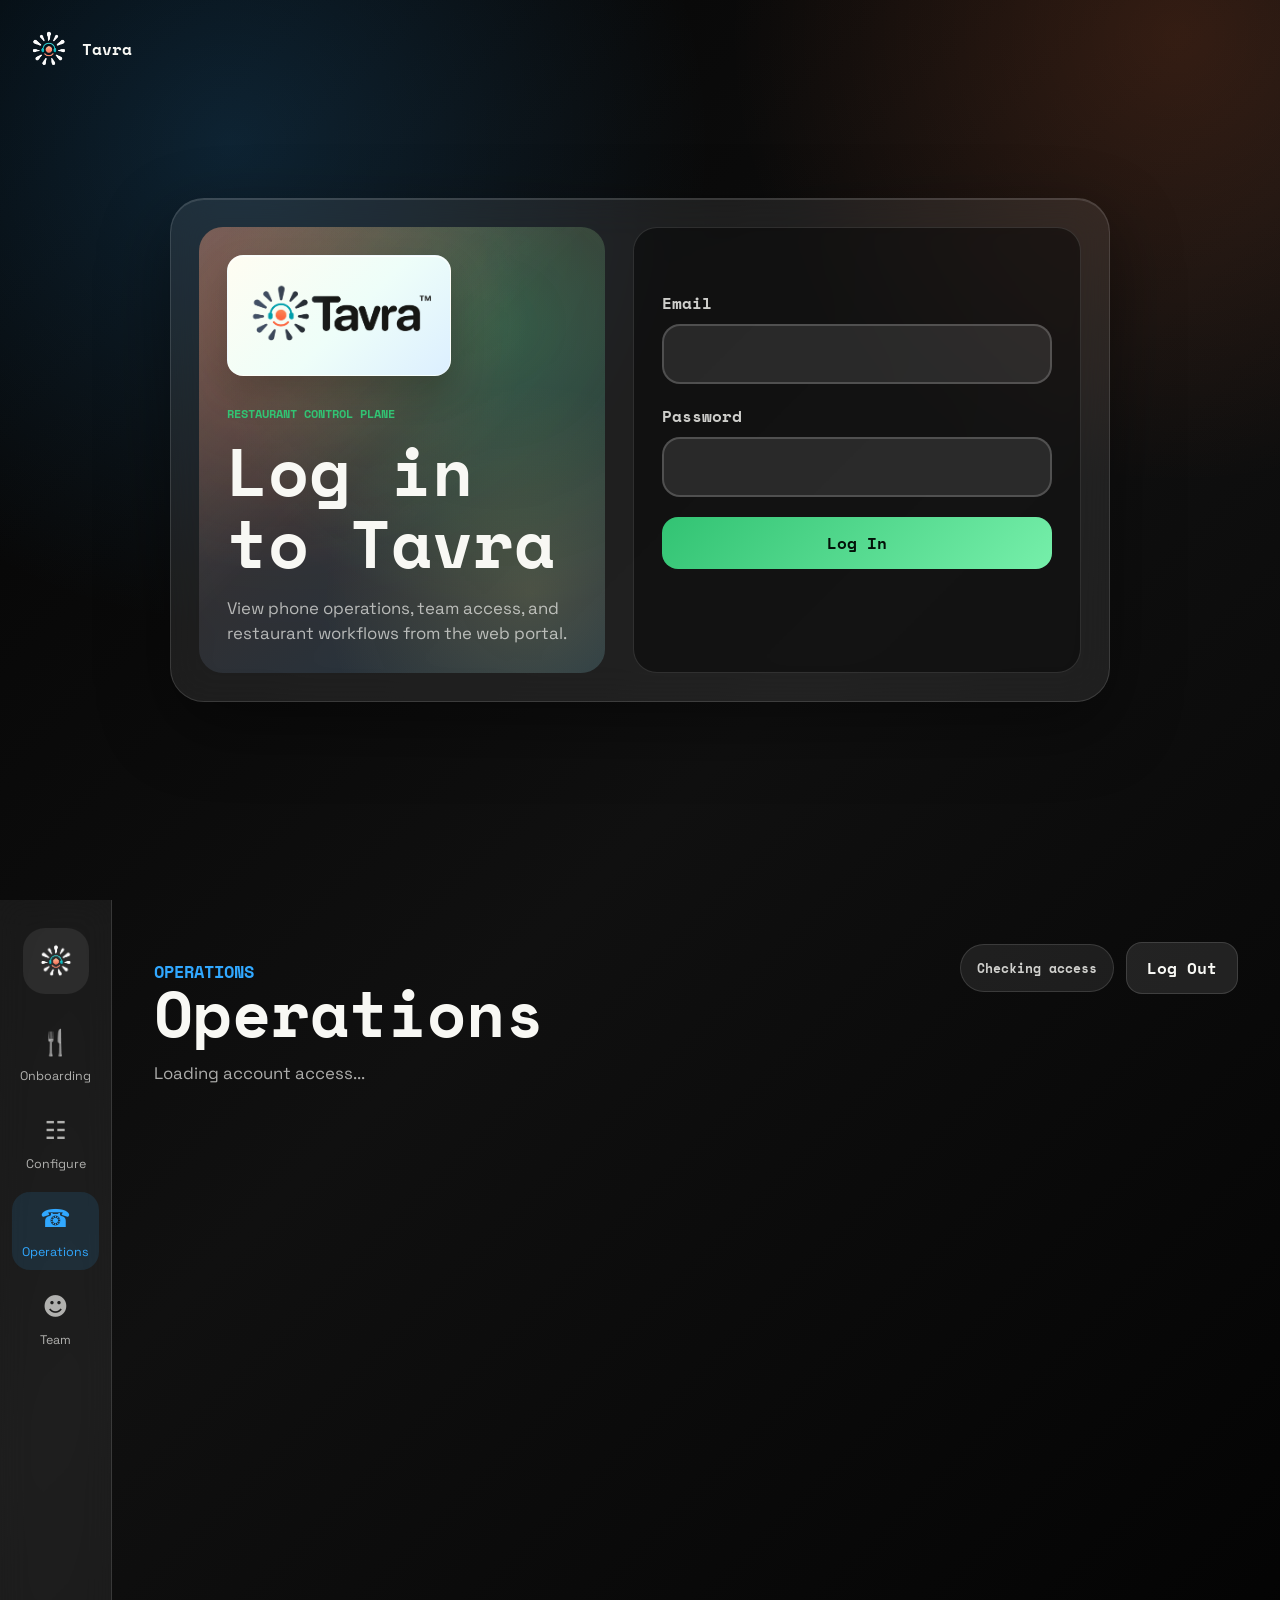
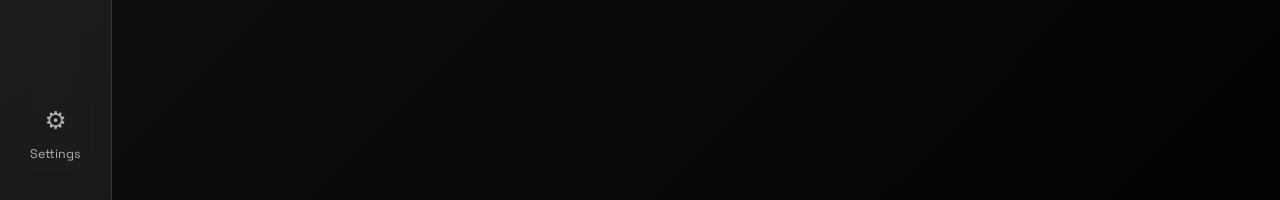
<file: portal/index.html>
<!DOCTYPE html>
<html lang="en">
  <head>
    <meta charset="utf-8">
    <meta name="viewport" content="width=device-width, initial-scale=1">
    <meta name="robots" content="noindex, nofollow">
    <title>Tavra Portal | Operations Dashboard</title>
    <meta
      name="description"
      content="Log in to the Tavra portal to view restaurant operations modules for your Tavra account."
    >
    <link rel="icon" href="/favicon.png" sizes="192x192" type="image/png">
    <link rel="icon" href="/favicon-48.png" sizes="48x48" type="image/png">
    <link rel="apple-touch-icon" href="/apple-touch-icon.png">
    <link rel="manifest" href="/site.webmanifest">
    <link rel="preconnect" href="https://fonts.googleapis.com">
    <link rel="preconnect" href="https://fonts.gstatic.com" crossorigin>
    <link href="https://fonts.googleapis.com/css2?family=Space+Grotesk:wght@500;600;700&family=Space+Mono:wght@400;700&display=swap" rel="stylesheet">
    <link rel="stylesheet" href="portal.css?v=20260801-food-order-history-v1">
  </head>
  <body>
    <main class="portal-root">
      <section class="login-screen" data-login-screen aria-labelledby="login-title">
        <a class="home-link" href="../" aria-label="Back to Tavra home">
          <img src="../assets/Tavra05_glyph_white.png" alt="" width="42" height="42">
          <span>Tavra</span>
        </a>

        <div class="login-card">
          <div class="login-copy">
            <div class="login-brand-lockup" aria-hidden="true">
              <img src="../assets/Tavra_full_dark.png?v=20260701-login-brand-lockup" alt="" width="1774" height="887">
            </div>
            <div class="login-copy-content">
              <p class="eyebrow">Restaurant control plane</p>
              <h1 id="login-title">Log in <span class="login-title-tail">to Tavra</span></h1>
              <p>
                View phone operations, team access, and restaurant workflows from the web portal.
              </p>
            </div>
          </div>

          <form class="login-form" data-login-form>
            <label>
              <span>Email</span>
              <input name="email" type="email" autocomplete="username" required>
            </label>
            <label>
              <span>Password</span>
              <input name="password" type="password" autocomplete="current-password" required>
            </label>
            <button class="portal-button primary" type="submit" data-login-submit>Log In</button>
            <p class="form-status" data-login-status role="status" aria-live="polite"></p>
          </form>
        </div>
      </section>

      <section class="portal-app" data-portal-app hidden>
        <aside class="portal-sidebar" aria-label="Portal navigation">
          <a class="sidebar-logo" href="../" aria-label="Back to Tavra home">
            <img src="../assets/Tavra05_glyph_white.png" alt="" width="38" height="38">
          </a>
          <nav class="sidebar-nav">
            <button type="button" data-section="onboarding">
              <span aria-hidden="true">🍴</span>
              <span>Onboarding</span>
            </button>
            <button type="button" data-section="configure">
              <span aria-hidden="true">☷</span>
              <span>Configure</span>
            </button>
            <button type="button" class="active" data-section="operations">
              <span aria-hidden="true">☎</span>
              <span>Operations</span>
            </button>
            <button type="button" data-section="team">
              <span aria-hidden="true">☻</span>
              <span>Team</span>
            </button>
          </nav>
          <button class="sidebar-settings" type="button" data-section="settings">
            <span aria-hidden="true">⚙</span>
            <span>Settings</span>
          </button>
        </aside>

        <div class="portal-main-shell">
          <header class="portal-header">
            <div>
              <p class="eyebrow blue" data-portal-kicker>Operations</p>
              <h1 data-page-title>Operations</h1>
              <p data-business-summary>Loading account access...</p>
            </div>
            <div class="account-actions">
              <span class="role-chip" data-role-chip>Checking access</span>
              <button class="portal-button ghost" type="button" data-logout>Log Out</button>
            </div>
          </header>

          <section class="portal-content" data-portal-content aria-live="polite"></section>
        </div>
      </section>
    </main>

    <script src="portal.js?v=20260801-food-order-gesture-role-v3" defer></script>
  </body>
</html>
</file>
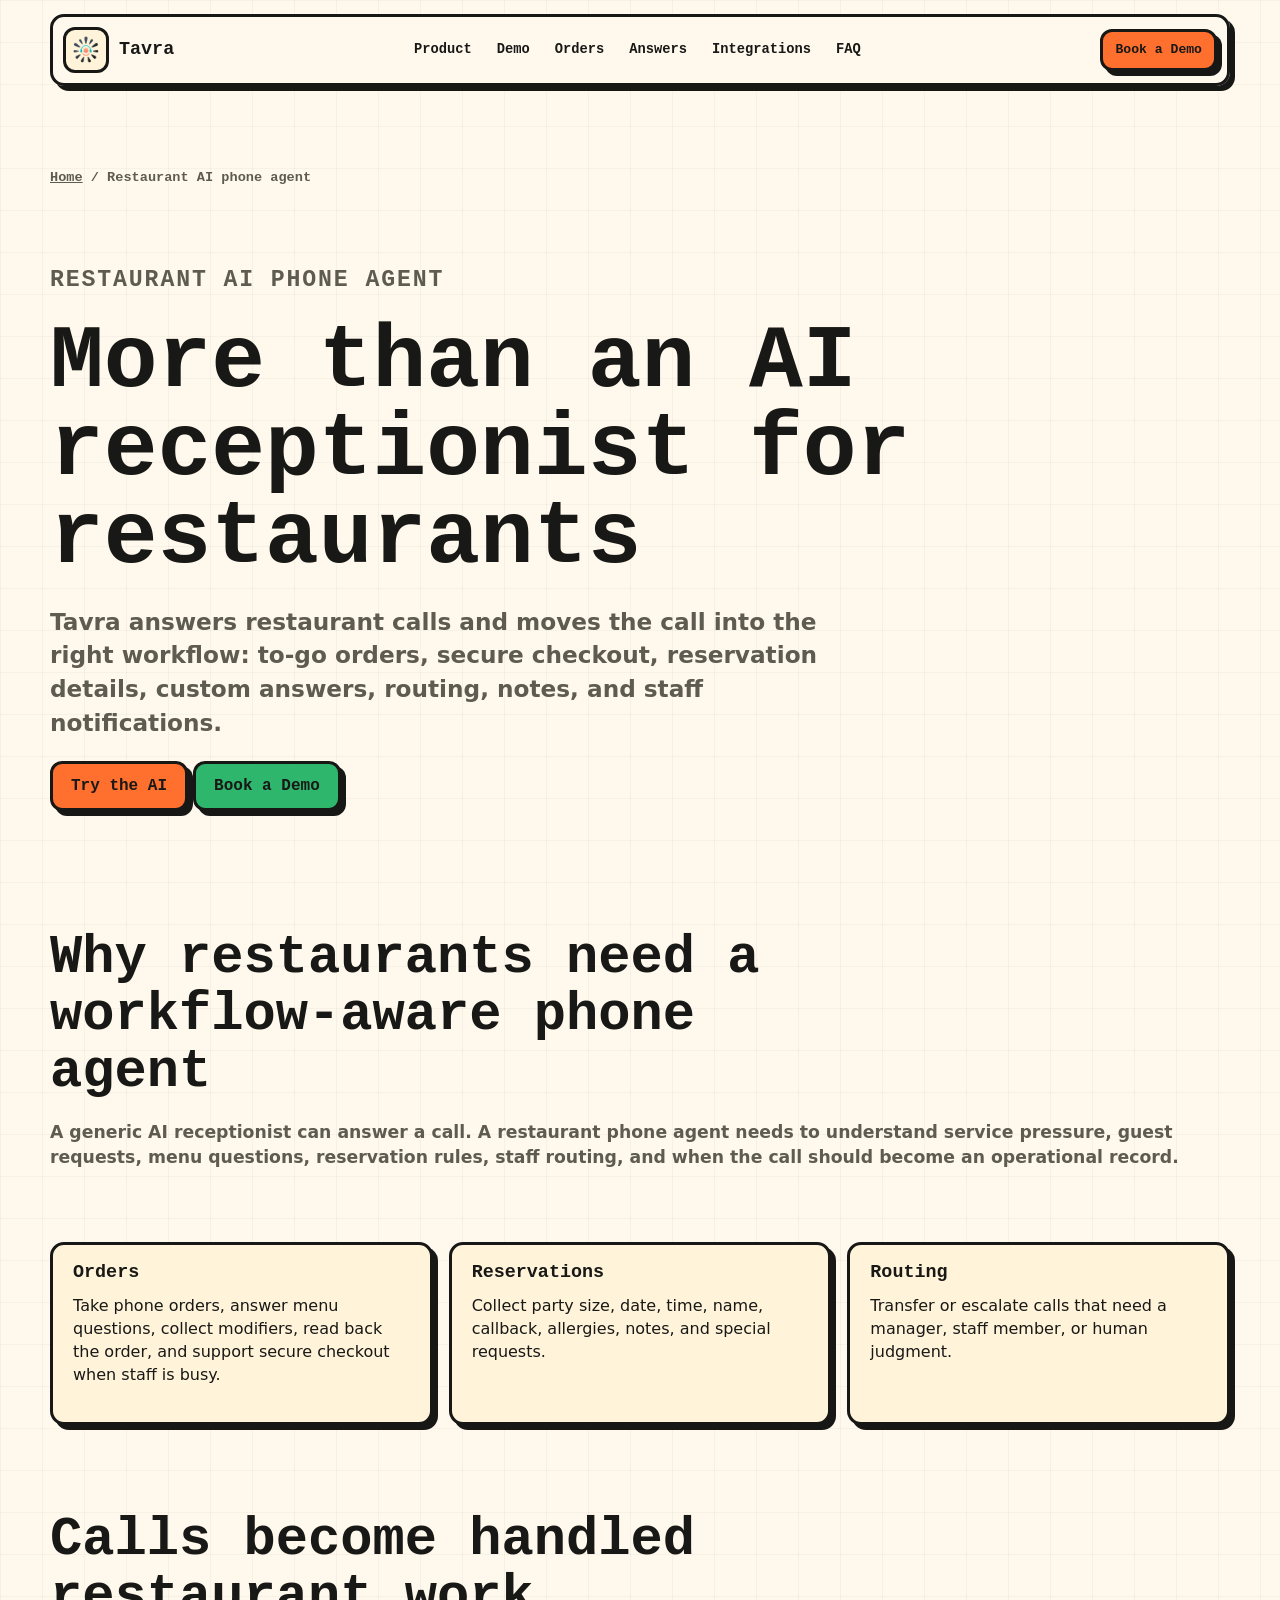
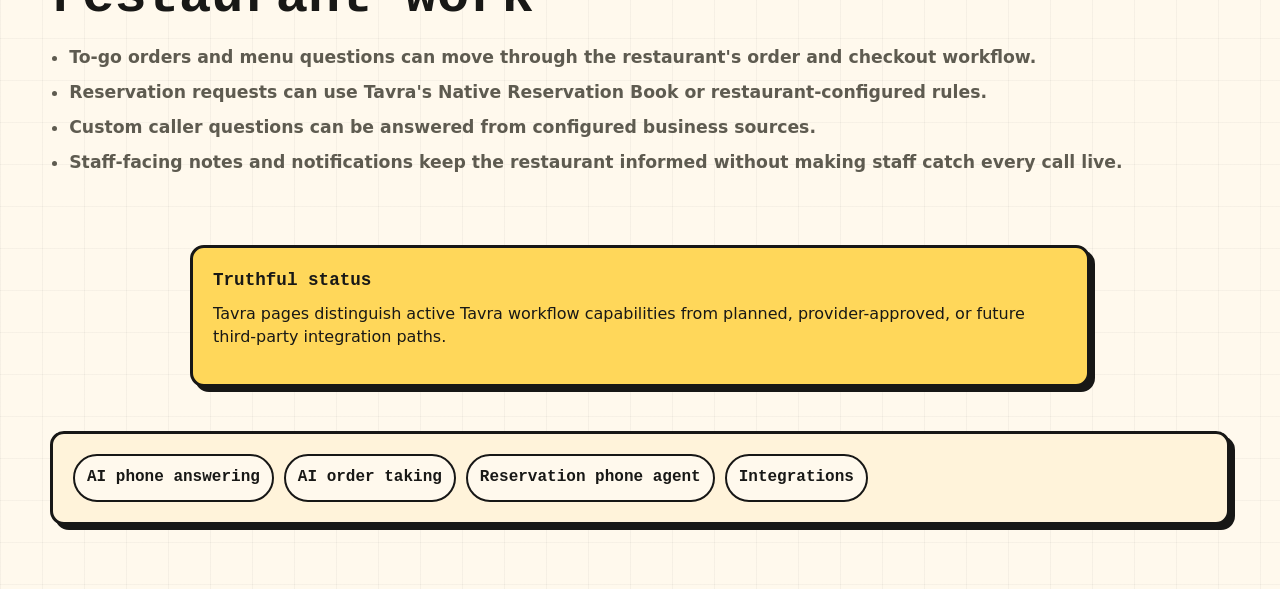
<file: restaurant-ai-phone-agent/index.html>
<!doctype html>
<html lang="en">
  <head>
    <meta charset="utf-8">
    <meta name="viewport" content="width=device-width, initial-scale=1">
    <title>Restaurant AI Phone Agent | Tavra</title>
    <meta name="description" content="Tavra is a restaurant AI phone agent that turns calls into workflows: orders, reservations, custom answers, routing, and staff notes.">
    <link rel="canonical" href="https://www.tavraos.com/restaurant-ai-phone-agent/">
    <meta property="og:title" content="Restaurant AI Phone Agent | Tavra">
    <meta property="og:description" content="A restaurant AI phone operations layer for to-go orders, secure checkout, reservations, custom answers, routing, and staff notes.">
    <meta property="og:type" content="website">
    <meta property="og:url" content="https://www.tavraos.com/restaurant-ai-phone-agent/">
    <meta property="og:image" content="https://www.tavraos.com/assets/tavra-mascot-social-preview.png">
    <meta name="twitter:card" content="summary_large_image">
    <link rel="icon" href="/favicon.png" sizes="192x192" type="image/png">
    <link rel="icon" href="/favicon-48.png" sizes="48x48" type="image/png">
    <link rel="apple-touch-icon" href="/apple-touch-icon.png">
    <link rel="manifest" href="/site.webmanifest">
    <link rel="stylesheet" href="../styles.css?v=seo-foundation-v1">
    <script type="application/ld+json">
      {
        "@context": "https://schema.org",
        "@graph": [
          {
            "@type": "WebPage",
            "@id": "https://www.tavraos.com/restaurant-ai-phone-agent/#webpage",
            "url": "https://www.tavraos.com/restaurant-ai-phone-agent/",
            "name": "Restaurant AI Phone Agent",
            "description": "Tavra is a restaurant AI phone operations layer for calls, to-go orders, secure checkout, reservation requests, routing, custom answers, and staff notes.",
            "isPartOf": { "@id": "https://www.tavraos.com/#website" },
            "about": { "@id": "https://www.tavraos.com/#software" }
          },
          {
            "@type": "BreadcrumbList",
            "itemListElement": [
              { "@type": "ListItem", "position": 1, "name": "Home", "item": "https://www.tavraos.com/" },
              { "@type": "ListItem", "position": 2, "name": "Restaurant AI Phone Agent", "item": "https://www.tavraos.com/restaurant-ai-phone-agent/" }
            ]
          },
          {
            "@type": "SoftwareApplication",
            "@id": "https://www.tavraos.com/#software",
            "name": "Tavra",
            "applicationCategory": "BusinessApplication",
            "operatingSystem": "Web, iOS",
            "description": "Restaurant AI phone operations platform."
          }
        ]
      }
    </script>
  </head>
  <body class="seo-page">
    <header class="site-header">
      <a class="wordmark" href="../" aria-label="Tavra home"><span class="logo-tile"><img src="../assets/Tavra05_glyph_black2.png" alt="" width="44" height="44"></span><span>Tavra</span></a>
      <nav class="site-nav" aria-label="Primary navigation">
        <a href="../#product">Product</a><a href="../#demo">Demo</a><a href="../#orders">Orders</a><a href="../#answers">Answers</a><a href="../#integrations">Integrations</a><a href="../faq/">FAQ</a>
      </nav>
      <div class="header-actions"><a class="button button-small button-orange" href="../#contact">Book a Demo</a></div>
    </header>
    <main class="seo-main">
      <div class="seo-breadcrumbs"><a href="../">Home</a> / Restaurant AI phone agent</div>
      <section class="seo-hero">
        <p class="eyebrow">Restaurant AI phone agent</p>
        <h1>More than an AI receptionist for restaurants</h1>
        <p>Tavra answers restaurant calls and moves the call into the right workflow: to-go orders, secure checkout, reservation details, custom answers, routing, notes, and staff notifications.</p>
        <div><a class="button button-orange" href="../#demo">Try the AI</a> <a class="button button-green" href="../#contact">Book a Demo</a></div>
      </section>
      <section class="seo-section">
        <h2>Why restaurants need a workflow-aware phone agent</h2>
        <p>A generic AI receptionist can answer a call. A restaurant phone agent needs to understand service pressure, guest requests, menu questions, reservation rules, staff routing, and when the call should become an operational record.</p>
      </section>
      <div class="seo-card-grid">
        <article><h3>Orders</h3><p>Take phone orders, answer menu questions, collect modifiers, read back the order, and support secure checkout when staff is busy.</p></article>
        <article><h3>Reservations</h3><p>Collect party size, date, time, name, callback, allergies, notes, and special requests.</p></article>
        <article><h3>Routing</h3><p>Transfer or escalate calls that need a manager, staff member, or human judgment.</p></article>
      </div>
      <section class="seo-section">
        <h2>Calls become handled restaurant work</h2>
        <ul>
          <li>To-go orders and menu questions can move through the restaurant's order and checkout workflow.</li>
          <li>Reservation requests can use Tavra's Native Reservation Book or restaurant-configured rules.</li>
          <li>Custom caller questions can be answered from configured business sources.</li>
          <li>Staff-facing notes and notifications keep the restaurant informed without making staff catch every call live.</li>
        </ul>
      </section>
      <div class="seo-callout"><strong>Truthful status</strong><p>Tavra pages distinguish active Tavra workflow capabilities from planned, provider-approved, or future third-party integration paths.</p></div>
      <nav class="seo-links" aria-label="Related pages">
        <a href="../ai-phone-answering-for-restaurants/">AI phone answering</a>
        <a href="../ai-order-taking-for-restaurants/">AI order taking</a>
        <a href="../restaurant-reservation-phone-agent/">Reservation phone agent</a>
        <a href="../restaurant-phone-integrations/">Integrations</a>
      </nav>
    </main>
  </body>
</html>
</file>
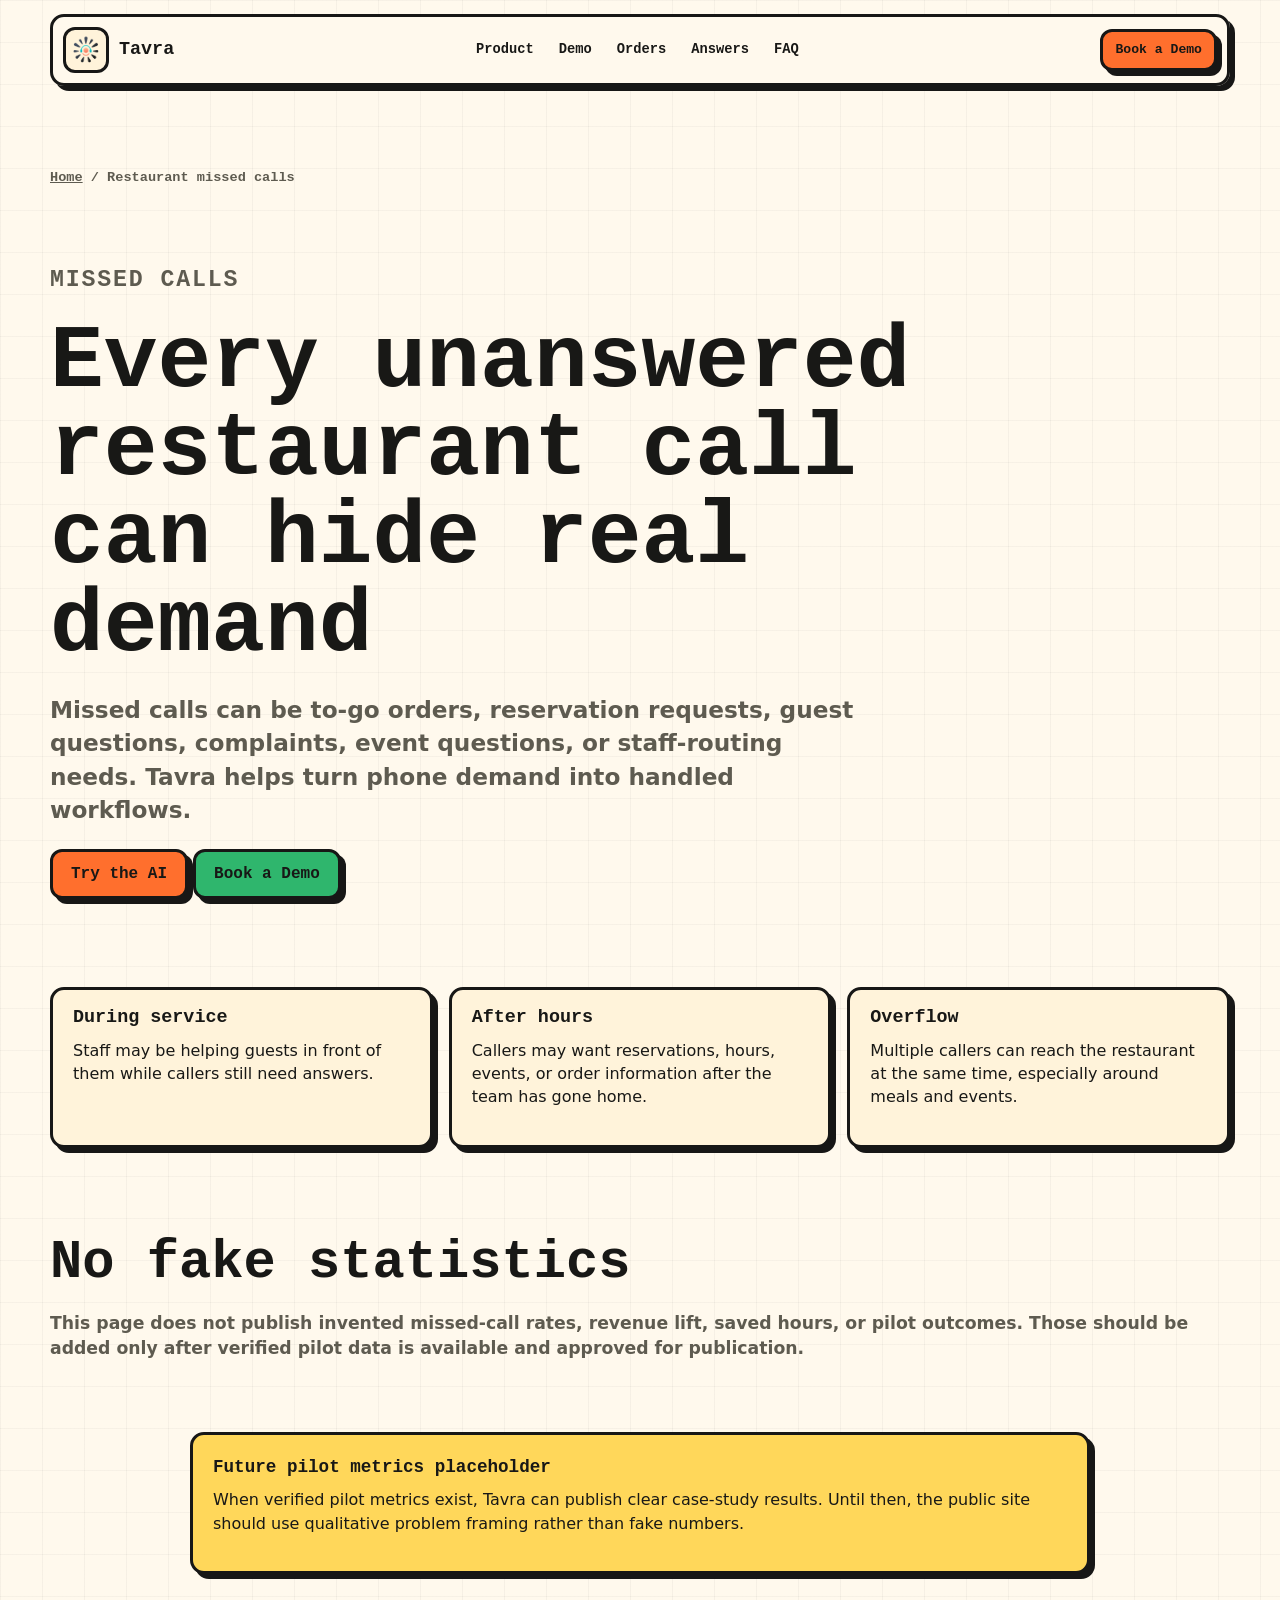
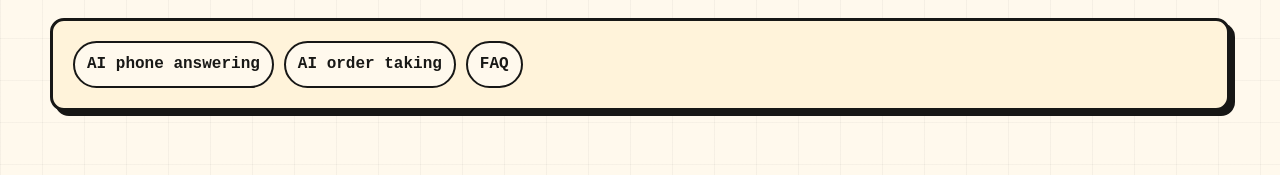
<file: restaurant-missed-calls/index.html>
<!doctype html>
<html lang="en">
  <head>
    <meta charset="utf-8">
    <meta name="viewport" content="width=device-width, initial-scale=1">
    <title>Restaurant Missed Calls and Phone Revenue Leakage | Tavra</title>
    <meta name="description" content="Tavra helps restaurants turn missed calls, overflow calls, after-hours calls, and phone demand into handled workflows without inventing fake metrics.">
    <link rel="canonical" href="https://www.tavraos.com/restaurant-missed-calls/">
    <meta property="og:title" content="Restaurant Missed Calls and Phone Revenue Leakage | Tavra">
    <meta property="og:description" content="Missed calls can mean missed orders, reservation requests, guest questions, and service recovery moments. Tavra helps route calls into workflows.">
    <meta property="og:type" content="website">
    <meta property="og:url" content="https://www.tavraos.com/restaurant-missed-calls/">
    <meta property="og:image" content="https://www.tavraos.com/assets/tavra-mascot-social-preview.png">
    <meta name="twitter:card" content="summary_large_image">
    <link rel="icon" href="/favicon.png" sizes="192x192" type="image/png">
    <link rel="icon" href="/favicon-48.png" sizes="48x48" type="image/png">
    <link rel="apple-touch-icon" href="/apple-touch-icon.png">
    <link rel="manifest" href="/site.webmanifest">
    <link rel="stylesheet" href="../styles.css?v=seo-foundation-v1">
    <script type="application/ld+json">
      {
        "@context": "https://schema.org",
        "@graph": [
          { "@type": "WebPage", "@id": "https://www.tavraos.com/restaurant-missed-calls/#webpage", "url": "https://www.tavraos.com/restaurant-missed-calls/", "name": "Restaurant Missed Calls", "description": "Tavra helps restaurants address missed calls and phone demand without publishing fake metrics." },
          { "@type": "BreadcrumbList", "itemListElement": [{ "@type": "ListItem", "position": 1, "name": "Home", "item": "https://www.tavraos.com/" }, { "@type": "ListItem", "position": 2, "name": "Restaurant Missed Calls", "item": "https://www.tavraos.com/restaurant-missed-calls/" }] }
        ]
      }
    </script>
  </head>
  <body class="seo-page">
    <header class="site-header"><a class="wordmark" href="../"><span class="logo-tile"><img src="../assets/Tavra05_glyph_black2.png" alt="" width="44" height="44"></span><span>Tavra</span></a><nav class="site-nav" aria-label="Primary navigation"><a href="../#product">Product</a><a href="../#demo">Demo</a><a href="../#orders">Orders</a><a href="../#answers">Answers</a><a href="../faq/">FAQ</a></nav><div class="header-actions"><a class="button button-small button-orange" href="../#contact">Book a Demo</a></div></header>
    <main class="seo-main">
      <div class="seo-breadcrumbs"><a href="../">Home</a> / Restaurant missed calls</div>
      <section class="seo-hero">
        <p class="eyebrow">Missed calls</p>
        <h1>Every unanswered restaurant call can hide real demand</h1>
        <p>Missed calls can be to-go orders, reservation requests, guest questions, complaints, event questions, or staff-routing needs. Tavra helps turn phone demand into handled workflows.</p>
        <div><a class="button button-orange" href="../#demo">Try the AI</a> <a class="button button-green" href="../#contact">Book a Demo</a></div>
      </section>
      <div class="seo-card-grid">
        <article><h3>During service</h3><p>Staff may be helping guests in front of them while callers still need answers.</p></article>
        <article><h3>After hours</h3><p>Callers may want reservations, hours, events, or order information after the team has gone home.</p></article>
        <article><h3>Overflow</h3><p>Multiple callers can reach the restaurant at the same time, especially around meals and events.</p></article>
      </div>
      <section class="seo-section">
        <h2>No fake statistics</h2>
        <p>This page does not publish invented missed-call rates, revenue lift, saved hours, or pilot outcomes. Those should be added only after verified pilot data is available and approved for publication.</p>
      </section>
      <div class="seo-callout"><strong>Future pilot metrics placeholder</strong><p>When verified pilot metrics exist, Tavra can publish clear case-study results. Until then, the public site should use qualitative problem framing rather than fake numbers.</p></div>
      <nav class="seo-links" aria-label="Related pages"><a href="../ai-phone-answering-for-restaurants/">AI phone answering</a><a href="../ai-order-taking-for-restaurants/">AI order taking</a><a href="../faq/">FAQ</a></nav>
    </main>
  </body>
</html>
</file>
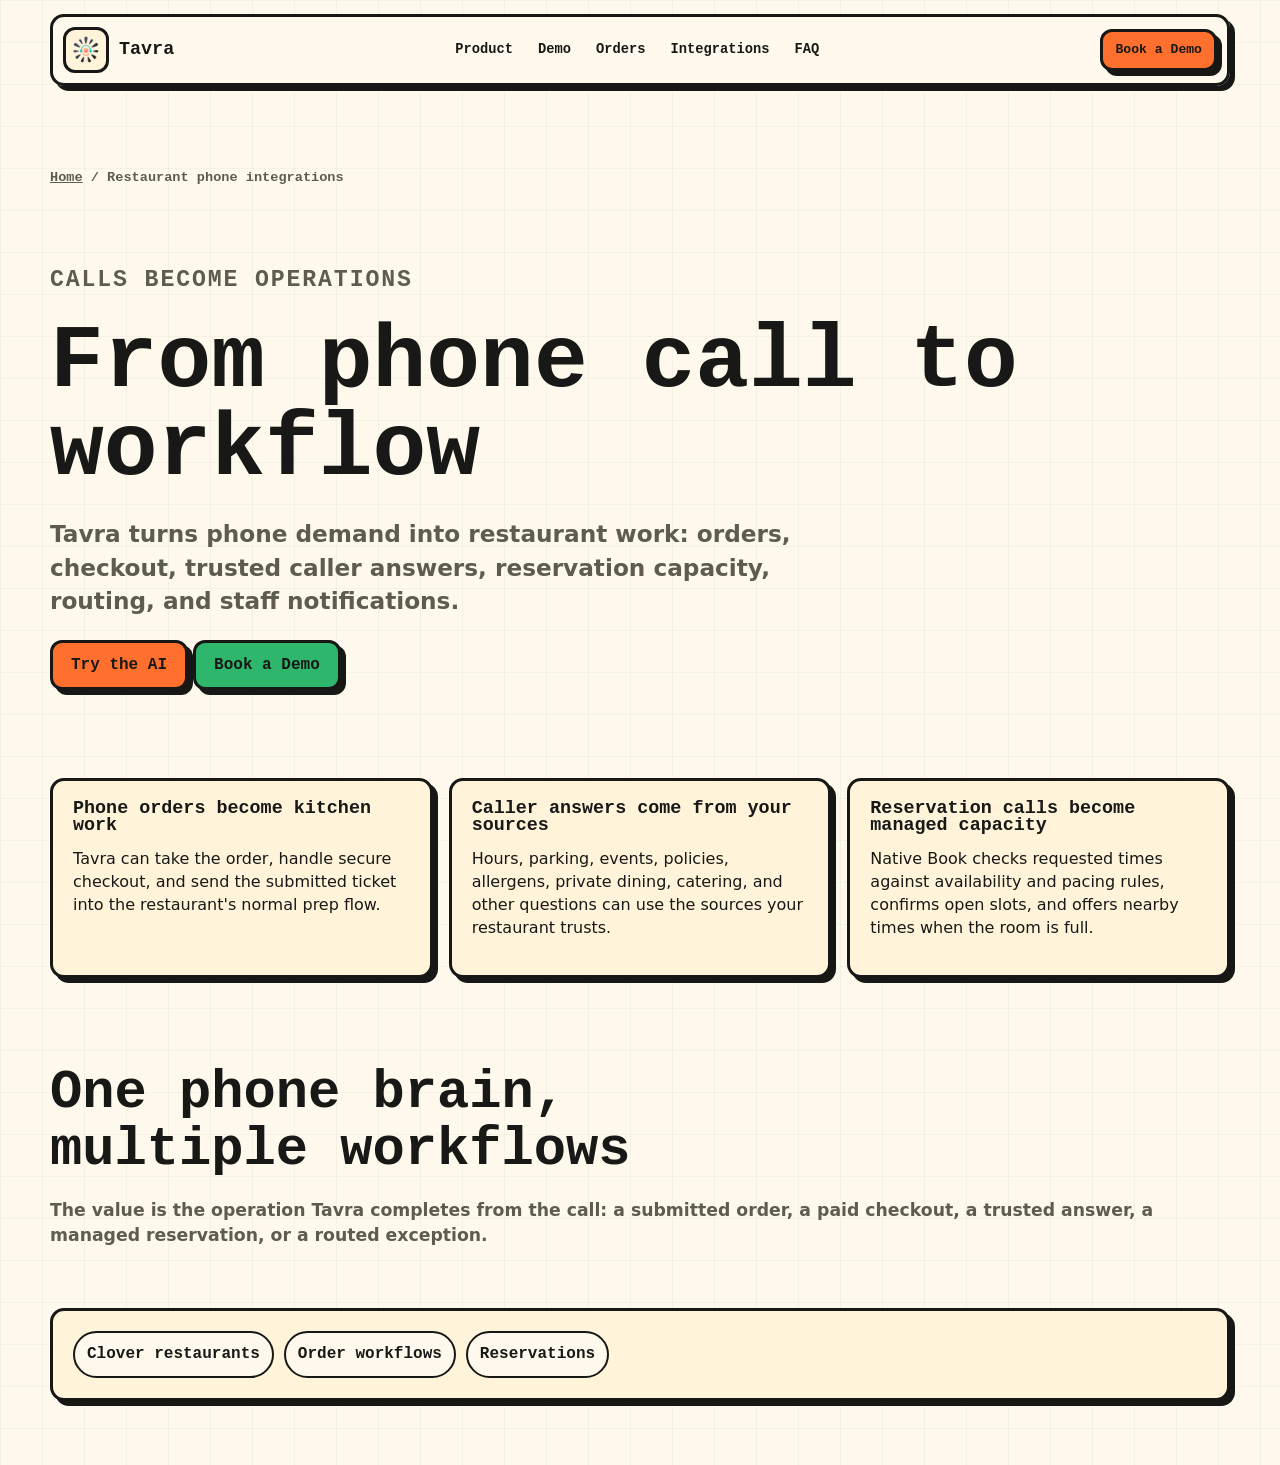
<file: restaurant-phone-integrations/index.html>
<!doctype html>
<html lang="en">
  <head>
    <meta charset="utf-8">
    <meta name="viewport" content="width=device-width, initial-scale=1">
    <title>Restaurant Phone Integrations | Tavra</title>
    <meta name="description" content="Tavra turns restaurant phone calls into operations workflows for ordering, checkout, caller answers, reservations, routing, and staff notifications.">
    <link rel="canonical" href="https://www.tavraos.com/restaurant-phone-integrations/">
    <meta property="og:title" content="Restaurant Phone Integrations | Tavra">
    <meta property="og:description" content="How Tavra thinks about POS, reservation, routing, staff notification, and provider-approved restaurant phone connection paths.">
    <meta property="og:type" content="website">
    <meta property="og:url" content="https://www.tavraos.com/restaurant-phone-integrations/">
    <meta property="og:image" content="https://www.tavraos.com/assets/tavra-mascot-social-preview.png">
    <meta name="twitter:card" content="summary_large_image">
    <link rel="icon" href="/favicon.png" sizes="192x192" type="image/png">
    <link rel="icon" href="/favicon-48.png" sizes="48x48" type="image/png">
    <link rel="apple-touch-icon" href="/apple-touch-icon.png">
    <link rel="manifest" href="/site.webmanifest">
    <link rel="stylesheet" href="../styles.css?v=seo-foundation-v1">
    <script type="application/ld+json">
      {
        "@context": "https://schema.org",
        "@graph": [
          { "@type": "WebPage", "@id": "https://www.tavraos.com/restaurant-phone-integrations/#webpage", "url": "https://www.tavraos.com/restaurant-phone-integrations/", "name": "Restaurant Phone Integrations", "description": "Tavra turns restaurant phone calls into operations workflows for ordering, checkout, caller answers, reservations, routing, and staff notifications." },
          { "@type": "BreadcrumbList", "itemListElement": [{ "@type": "ListItem", "position": 1, "name": "Home", "item": "https://www.tavraos.com/" }, { "@type": "ListItem", "position": 2, "name": "Restaurant Phone Integrations", "item": "https://www.tavraos.com/restaurant-phone-integrations/" }] }
        ]
      }
    </script>
  </head>
  <body class="seo-page">
    <header class="site-header"><a class="wordmark" href="../"><span class="logo-tile"><img src="../assets/Tavra05_glyph_black2.png" alt="" width="44" height="44"></span><span>Tavra</span></a><nav class="site-nav" aria-label="Primary navigation"><a href="../#product">Product</a><a href="../#demo">Demo</a><a href="../#orders">Orders</a><a href="../#integrations">Integrations</a><a href="../faq/">FAQ</a></nav><div class="header-actions"><a class="button button-small button-orange" href="../#contact">Book a Demo</a></div></header>
    <main class="seo-main">
      <div class="seo-breadcrumbs"><a href="../">Home</a> / Restaurant phone integrations</div>
      <section class="seo-hero">
        <p class="eyebrow">Calls become operations</p>
        <h1>From phone call to workflow</h1>
        <p>Tavra turns phone demand into restaurant work: orders, checkout, trusted caller answers, reservation capacity, routing, and staff notifications.</p>
        <div><a class="button button-orange" href="../#demo">Try the AI</a> <a class="button button-green" href="../#contact">Book a Demo</a></div>
      </section>
      <div class="seo-card-grid">
        <article><h3>Phone orders become kitchen work</h3><p>Tavra can take the order, handle secure checkout, and send the submitted ticket into the restaurant's normal prep flow.</p></article>
        <article><h3>Caller answers come from your sources</h3><p>Hours, parking, events, policies, allergens, private dining, catering, and other questions can use the sources your restaurant trusts.</p></article>
        <article><h3>Reservation calls become managed capacity</h3><p>Native Book checks requested times against availability and pacing rules, confirms open slots, and offers nearby times when the room is full.</p></article>
      </div>
      <section class="seo-section">
        <h2>One phone brain, multiple workflows</h2>
        <p>The value is the operation Tavra completes from the call: a submitted order, a paid checkout, a trusted answer, a managed reservation, or a routed exception.</p>
      </section>
      <nav class="seo-links" aria-label="Related pages"><a href="../clover-pos-ai-phone-agent/">Clover restaurants</a><a href="../ai-order-taking-for-restaurants/">Order workflows</a><a href="../restaurant-reservation-phone-agent/">Reservations</a></nav>
    </main>
  </body>
</html>
</file>
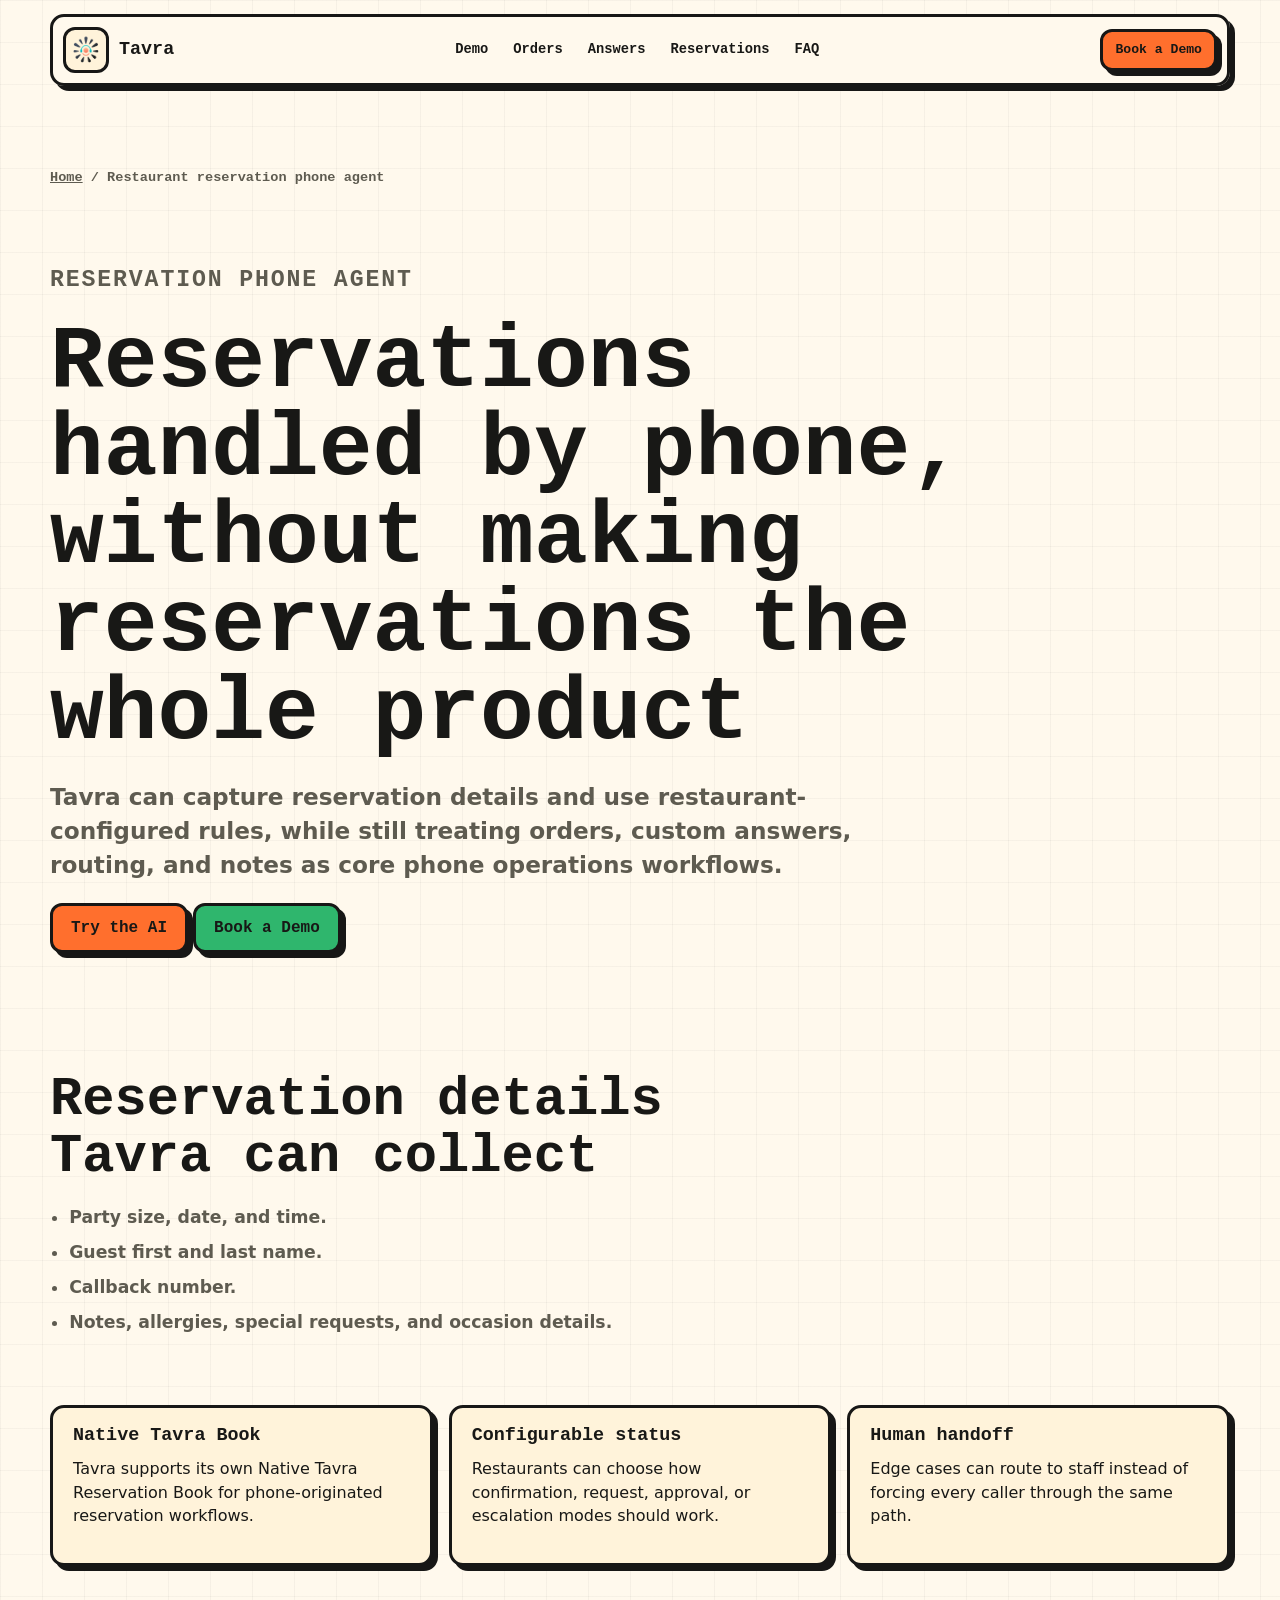
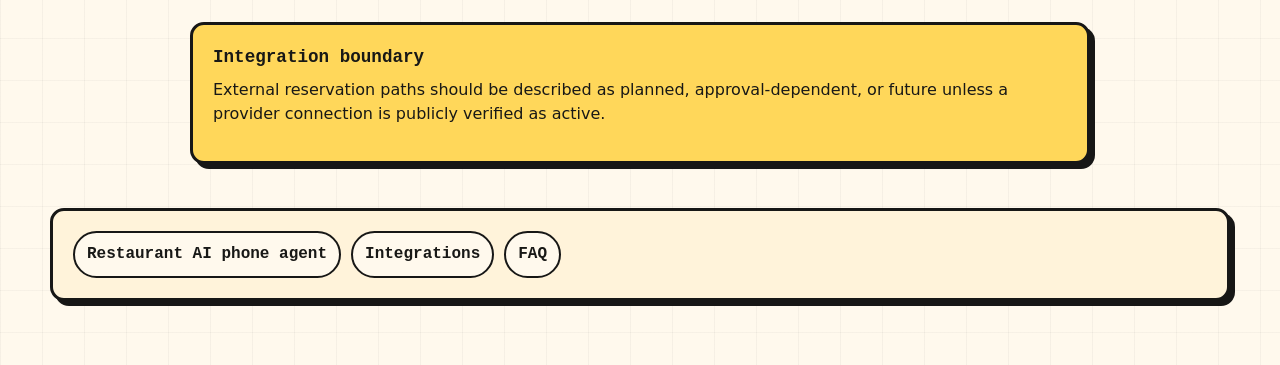
<file: restaurant-reservation-phone-agent/index.html>
<!doctype html>
<html lang="en">
  <head>
    <meta charset="utf-8">
    <meta name="viewport" content="width=device-width, initial-scale=1">
    <title>Restaurant Reservation Phone Agent | Tavra</title>
    <meta name="description" content="Tavra captures restaurant reservation requests by phone and supports Native Tavra Reservation Book workflows with restaurant-configurable rules.">
    <link rel="canonical" href="https://www.tavraos.com/restaurant-reservation-phone-agent/">
    <meta property="og:title" content="Restaurant Reservation Phone Agent | Tavra">
    <meta property="og:description" content="Capture party size, date, time, name, callback, allergies, notes, and special requests with Tavra.">
    <meta property="og:type" content="website">
    <meta property="og:url" content="https://www.tavraos.com/restaurant-reservation-phone-agent/">
    <meta property="og:image" content="https://www.tavraos.com/assets/tavra-mascot-social-preview.png">
    <meta name="twitter:card" content="summary_large_image">
    <link rel="icon" href="/favicon.png" sizes="192x192" type="image/png">
    <link rel="icon" href="/favicon-48.png" sizes="48x48" type="image/png">
    <link rel="apple-touch-icon" href="/apple-touch-icon.png">
    <link rel="manifest" href="/site.webmanifest">
    <link rel="stylesheet" href="../styles.css?v=seo-foundation-v1">
    <script type="application/ld+json">
      {
        "@context": "https://schema.org",
        "@graph": [
          { "@type": "WebPage", "@id": "https://www.tavraos.com/restaurant-reservation-phone-agent/#webpage", "url": "https://www.tavraos.com/restaurant-reservation-phone-agent/", "name": "Restaurant Reservation Phone Agent", "description": "Tavra captures reservation request details by phone and supports Native Tavra Reservation Book workflows." },
          { "@type": "BreadcrumbList", "itemListElement": [{ "@type": "ListItem", "position": 1, "name": "Home", "item": "https://www.tavraos.com/" }, { "@type": "ListItem", "position": 2, "name": "Restaurant Reservation Phone Agent", "item": "https://www.tavraos.com/restaurant-reservation-phone-agent/" }] }
        ]
      }
    </script>
  </head>
  <body class="seo-page">
    <header class="site-header"><a class="wordmark" href="../"><span class="logo-tile"><img src="../assets/Tavra05_glyph_black2.png" alt="" width="44" height="44"></span><span>Tavra</span></a><nav class="site-nav" aria-label="Primary navigation"><a href="../#demo">Demo</a><a href="../#orders">Orders</a><a href="../#answers">Answers</a><a href="../#reservations">Reservations</a><a href="../faq/">FAQ</a></nav><div class="header-actions"><a class="button button-small button-orange" href="../#contact">Book a Demo</a></div></header>
    <main class="seo-main">
      <div class="seo-breadcrumbs"><a href="../">Home</a> / Restaurant reservation phone agent</div>
      <section class="seo-hero">
        <p class="eyebrow">Reservation phone agent</p>
        <h1>Reservations handled by phone, without making reservations the whole product</h1>
        <p>Tavra can capture reservation details and use restaurant-configured rules, while still treating orders, custom answers, routing, and notes as core phone operations workflows.</p>
        <div><a class="button button-orange" href="../#demo">Try the AI</a> <a class="button button-green" href="../#contact">Book a Demo</a></div>
      </section>
      <section class="seo-section">
        <h2>Reservation details Tavra can collect</h2>
        <ul>
          <li>Party size, date, and time.</li>
          <li>Guest first and last name.</li>
          <li>Callback number.</li>
          <li>Notes, allergies, special requests, and occasion details.</li>
        </ul>
      </section>
      <div class="seo-card-grid">
        <article><h3>Native Tavra Book</h3><p>Tavra supports its own Native Tavra Reservation Book for phone-originated reservation workflows.</p></article>
        <article><h3>Configurable status</h3><p>Restaurants can choose how confirmation, request, approval, or escalation modes should work.</p></article>
        <article><h3>Human handoff</h3><p>Edge cases can route to staff instead of forcing every caller through the same path.</p></article>
      </div>
      <div class="seo-callout"><strong>Integration boundary</strong><p>External reservation paths should be described as planned, approval-dependent, or future unless a provider connection is publicly verified as active.</p></div>
      <nav class="seo-links" aria-label="Related pages"><a href="../restaurant-ai-phone-agent/">Restaurant AI phone agent</a><a href="../restaurant-phone-integrations/">Integrations</a><a href="../faq/">FAQ</a></nav>
    </main>
  </body>
</html>
</file>
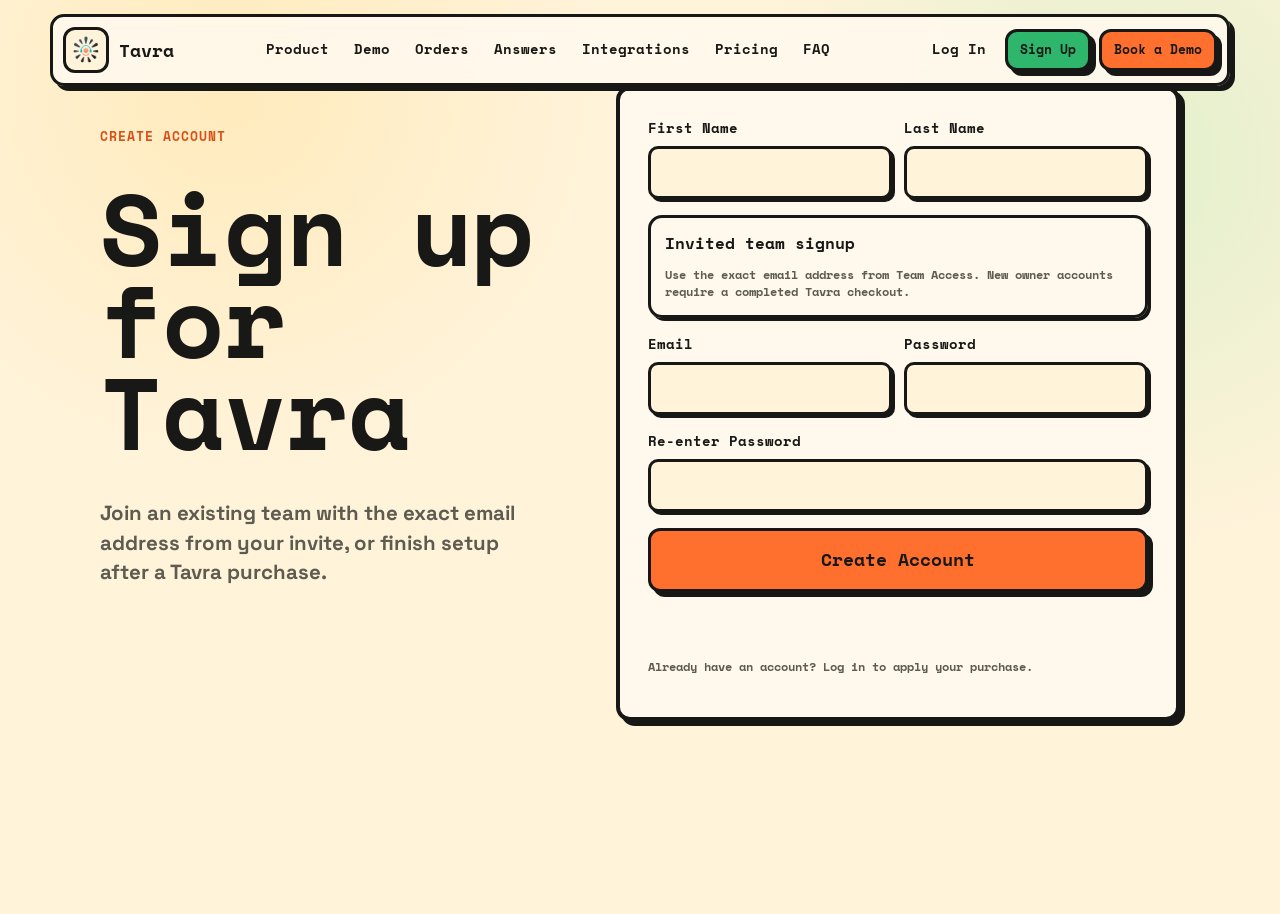
<file: signup/index.html>
<!doctype html>
<html lang="en">
  <head>
    <meta charset="utf-8">
    <meta name="viewport" content="width=device-width, initial-scale=1">
    <meta
      name="description"
      content="Create a Tavra account with an invited team email, or finish setup after a Tavra Pilot or Core checkout."
    >
    <meta name="robots" content="noindex, nofollow">
    <meta name="theme-color" content="#171716">
    <meta property="og:title" content="Sign Up | Tavra">
    <meta
      property="og:description"
      content="Join a restaurant team with an invited email or finish setup after Tavra Pilot or Core checkout."
    >
    <meta property="og:type" content="website">
    <meta property="og:site_name" content="TavraOS">
    <meta property="og:url" content="https://www.tavraos.com/signup/">
    <title>Sign Up | Tavra</title>
    <link rel="canonical" href="https://www.tavraos.com/signup/">
    <link rel="preconnect" href="https://fonts.googleapis.com">
    <link rel="preconnect" href="https://fonts.gstatic.com" crossorigin>
    <link href="https://fonts.googleapis.com/css2?family=Space+Grotesk:wght@400;500;600;700&family=Space+Mono:ital,wght@0,400;0,700;1,700&display=swap" rel="stylesheet">
    <link rel="icon" href="/favicon.png" sizes="192x192" type="image/png">
    <link rel="icon" href="/favicon-48.png" sizes="48x48" type="image/png">
    <link rel="apple-touch-icon" href="/apple-touch-icon.png">
    <link rel="manifest" href="/site.webmanifest">
    <link rel="stylesheet" href="../styles.css?v=core-evaluation-handoff-v1">
    <script src="../script.js?v=20260729-square-print-test-v1" defer></script>
  </head>
  <body class="signup-page">
    <header class="site-header" data-header>
      <a class="wordmark" href="../" aria-label="Tavra home">
        <span class="logo-tile">
          <img src="../assets/Tavra05_glyph_black2.png" alt="" width="44" height="44">
        </span>
        <span>Tavra</span>
      </a>

      <button class="nav-toggle" type="button" aria-label="Open navigation" aria-expanded="false" data-nav-toggle>
        <span></span>
        <span></span>
        <span></span>
      </button>

      <nav class="site-nav" aria-label="Primary navigation" data-nav>
        <a href="../#product">Product</a>
        <a href="../#demo">Demo</a>
        <a href="../#orders">Orders</a>
        <a href="../#answers">Answers</a>
        <a href="../#integrations">Integrations</a>
        <a href="../#pricing">Pricing</a>
        <a href="../faq/">FAQ</a>
      </nav>

      <div class="header-actions">
        <a class="nav-login" href="../portal/">Log In</a>
        <a class="button button-small button-green" href="./" aria-current="page">Sign Up</a>
        <a class="button button-small button-orange" href="../#contact">Book a Demo</a>
      </div>
    </header>

    <main class="signup-main">
      <section class="signup-section" aria-labelledby="signup-title">
        <div class="signup-copy">
          <p class="eyebrow">Create account</p>
          <h1 id="signup-title">Sign up for Tavra</h1>
          <p>
            Join an existing team with the exact email address from your invite, or finish setup after a Tavra purchase.
          </p>
        </div>

        <form class="signup-form" data-signup-form>
          <div class="signup-grid">
            <label>
              <span>First Name</span>
              <input name="firstName" type="text" autocomplete="given-name" required>
            </label>
            <label>
              <span>Last Name</span>
              <input name="lastName" type="text" autocomplete="family-name" required>
            </label>
          </div>

          <div class="signup-flow-note" data-signup-flow-note>
            <strong>Invited team signup</strong>
            <small>Use the exact email address from Team Access. New owner accounts require a completed Tavra checkout.</small>
          </div>
          <input name="createBusiness" type="checkbox" data-signup-create-business hidden>
          <input name="purchaseCheckoutSessionId" type="hidden" data-signup-purchase-session>

          <div class="signup-business-fields" data-signup-business-fields>
            <fieldset class="signup-segmented">
              <legend>Business Type</legend>
              <label>
                <input name="venueType" type="radio" value="restaurant" checked>
                <span>Restaurant</span>
              </label>
              <label>
                <input name="venueType" type="radio" value="coffee_shop">
                <span>Coffee Shop</span>
              </label>
              <label>
                <input name="venueType" type="radio" value="food_truck">
                <span>Food Truck</span>
              </label>
            </fieldset>

            <label>
              <span data-signup-business-label>Restaurant name</span>
              <input name="businessName" type="text" autocomplete="organization" placeholder="Restaurant name" required>
            </label>
          </div>

          <div class="signup-grid">
            <label>
              <span>Email</span>
              <input name="email" type="email" autocomplete="username" required>
            </label>
            <label>
              <span>Password</span>
              <input name="password" type="password" autocomplete="new-password" required>
            </label>
          </div>

          <label>
            <span>Re-enter Password</span>
            <input name="confirmPassword" type="password" autocomplete="new-password" required>
          </label>

          <button class="button button-xl button-orange" type="submit">Create Account</button>
          <p class="signup-status" data-signup-status role="status" aria-live="polite"></p>

          <div class="signup-app-download" data-signup-app-download hidden>
            <strong data-signup-app-download-title>Install Tavra on iPhone</strong>
            <small data-signup-app-download-text>
              After creating this owner account, install Tavra and log in with the same email to finish setup.
            </small>
            <a
              class="app-store-badge"
              href="https://testflight.apple.com/join/Mp4kv8eE"
              data-app-download-link
              data-future-app-store-url="https://apps.apple.com/app/id6767875512"
              aria-label="Download Tavra on the App Store"
              target="_blank"
              rel="noopener"
            >
              <img src="../assets/svgs/downloadOnAppStore_en.svg" alt="Download on the App Store">
            </a>
            <a class="signup-secondary-link" href="../portal/">Open web portal</a>
          </div>

          <p class="signup-login-link">Already have an account? <a href="../portal/">Log in to apply your purchase</a>.</p>
        </form>
      </section>
    </main>
  </body>
</html>
</file>
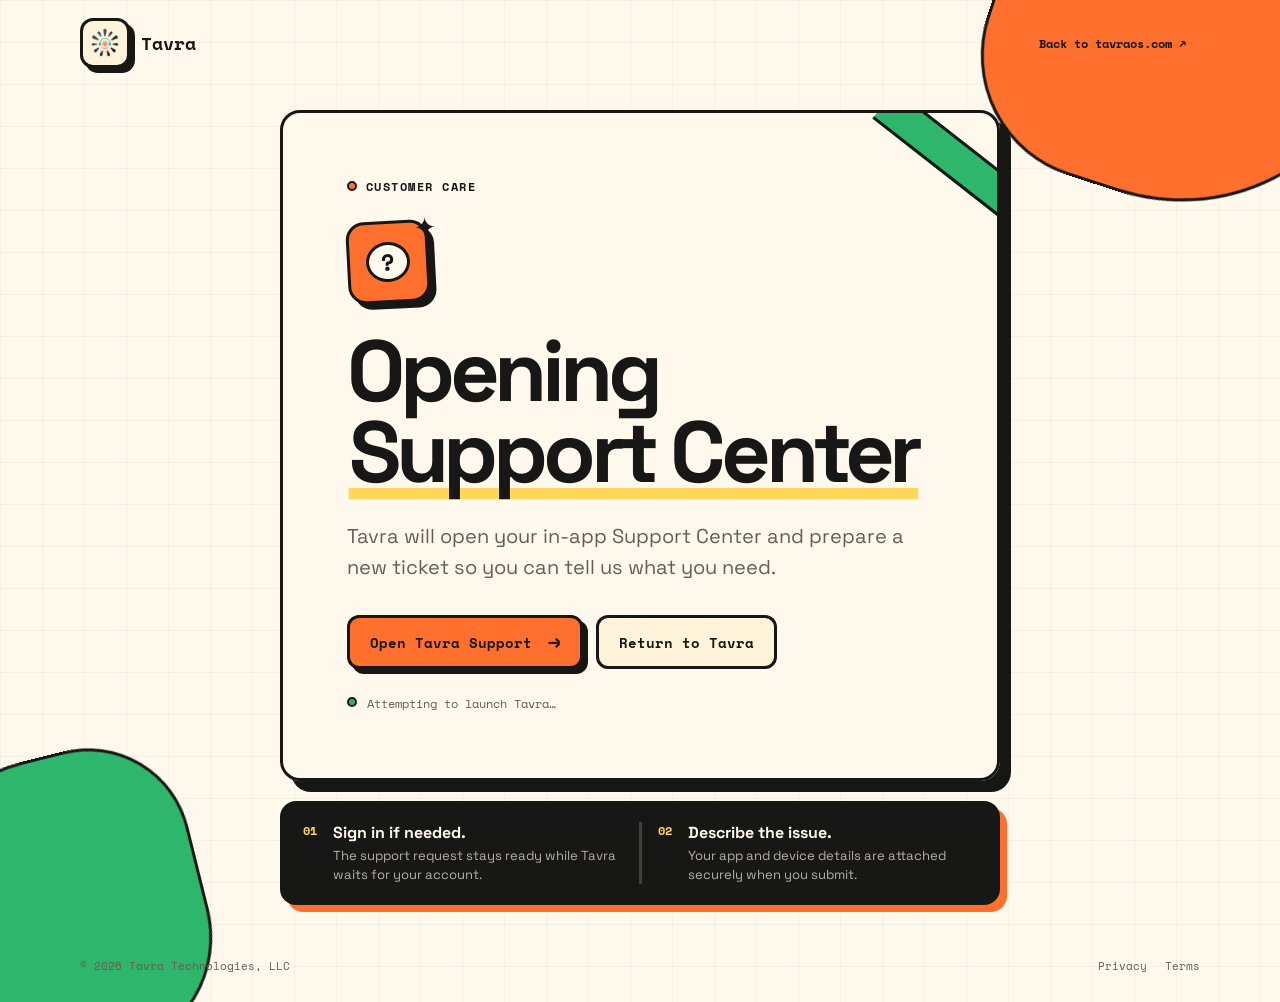
<file: support/index.html>
<!doctype html>
<html lang="en">
  <head>
    <meta charset="utf-8">
    <meta name="viewport" content="width=device-width, initial-scale=1">
    <meta name="description" content="Open the Tavra iOS app directly in Support Center and start a new support request.">
    <meta name="theme-color" content="#fff9ed">
    <meta property="og:title" content="Tavra Support Center">
    <meta property="og:description" content="Open Tavra and start a new support request.">
    <meta property="og:type" content="website">
    <meta property="og:site_name" content="TavraOS">
    <meta property="og:url" content="https://www.tavraos.com/support/">
    <meta property="og:image" content="https://www.tavraos.com/assets/tavra-social-preview.png">
    <title>Tavra Support Center | Open Tavra</title>
    <link rel="canonical" href="https://www.tavraos.com/support/">
    <link rel="preconnect" href="https://fonts.googleapis.com">
    <link rel="preconnect" href="https://fonts.gstatic.com" crossorigin>
    <link href="https://fonts.googleapis.com/css2?family=Space+Grotesk:wght@400;500;600;700&amp;family=Space+Mono:wght@400;700&amp;display=swap" rel="stylesheet">
    <link rel="icon" href="/favicon.png" sizes="192x192" type="image/png">
    <link rel="icon" href="/favicon-48.png" sizes="48x48" type="image/png">
    <link rel="apple-touch-icon" href="/apple-touch-icon.png">
    <link rel="stylesheet" href="support.css?v=2">
    <script type="application/ld+json">
      {
        "@context": "https://schema.org",
        "@type": "WebPage",
        "name": "Tavra Support Center",
        "url": "https://www.tavraos.com/support/",
        "description": "Open the Tavra iOS app directly in Support Center and start a new support request.",
        "isPartOf": {
          "@type": "WebSite",
          "name": "Tavra",
          "url": "https://www.tavraos.com/"
        }
      }
    </script>
    <script src="support.js?v=1" defer></script>
  </head>
  <body>
    <div class="ambient-shape ambient-shape-orange" aria-hidden="true"></div>
    <div class="ambient-shape ambient-shape-green" aria-hidden="true"></div>

    <header class="support-header">
      <a class="support-wordmark" href="/" aria-label="Tavra home">
        <span class="logo-tile">
          <img src="/assets/Tavra05_glyph_black2.png" alt="" width="34" height="34">
        </span>
        <span>Tavra</span>
      </a>
      <a class="home-link" href="/">Back to tavraos.com <span aria-hidden="true">↗</span></a>
    </header>

    <main class="support-main">
      <section class="support-card" aria-labelledby="support-title">
        <div class="support-card-accent" aria-hidden="true"></div>
        <p class="eyebrow"><span></span> Customer care</p>

        <div class="support-icon" aria-hidden="true">
          <span class="support-bubble">?</span>
          <span class="support-spark">✦</span>
        </div>

        <h1 id="support-title">Opening<br><mark>Support Center</mark></h1>
        <p class="support-copy">
          Tavra will open your in-app Support Center and prepare a new ticket so you can tell us what you need.
        </p>

        <div class="support-actions">
          <a
            class="button button-primary"
            id="open-tavra"
            href="aiansweringservice://support/new?source=website"
          >
            <span>Open Tavra Support</span>
            <span class="button-arrow" aria-hidden="true">→</span>
          </a>
          <a class="button button-secondary" href="/">Return to Tavra</a>
        </div>

        <div class="launch-status" id="launch-status" role="status" aria-live="polite">
          <span class="status-dot" aria-hidden="true"></span>
          <span>If Tavra does not open automatically, tap “Open Tavra Support.”</span>
        </div>

        <noscript>
          <p class="noscript-copy">JavaScript is off. Use the “Open Tavra Support” button above to continue.</p>
        </noscript>
      </section>

      <aside class="support-note" aria-label="What happens next">
        <span class="note-number">01</span>
        <div>
          <strong>Sign in if needed.</strong>
          <p>The support request stays ready while Tavra waits for your account.</p>
        </div>
        <span class="note-divider" aria-hidden="true"></span>
        <span class="note-number">02</span>
        <div>
          <strong>Describe the issue.</strong>
          <p>Your app and device details are attached securely when you submit.</p>
        </div>
      </aside>
    </main>

    <footer class="support-footer">
      <span>© 2026 Tavra Technologies, LLC</span>
      <nav aria-label="Support page links">
        <a href="/legal/privacy/">Privacy</a>
        <a href="/legal/terms/">Terms</a>
      </nav>
    </footer>
  </body>
</html>
</file>
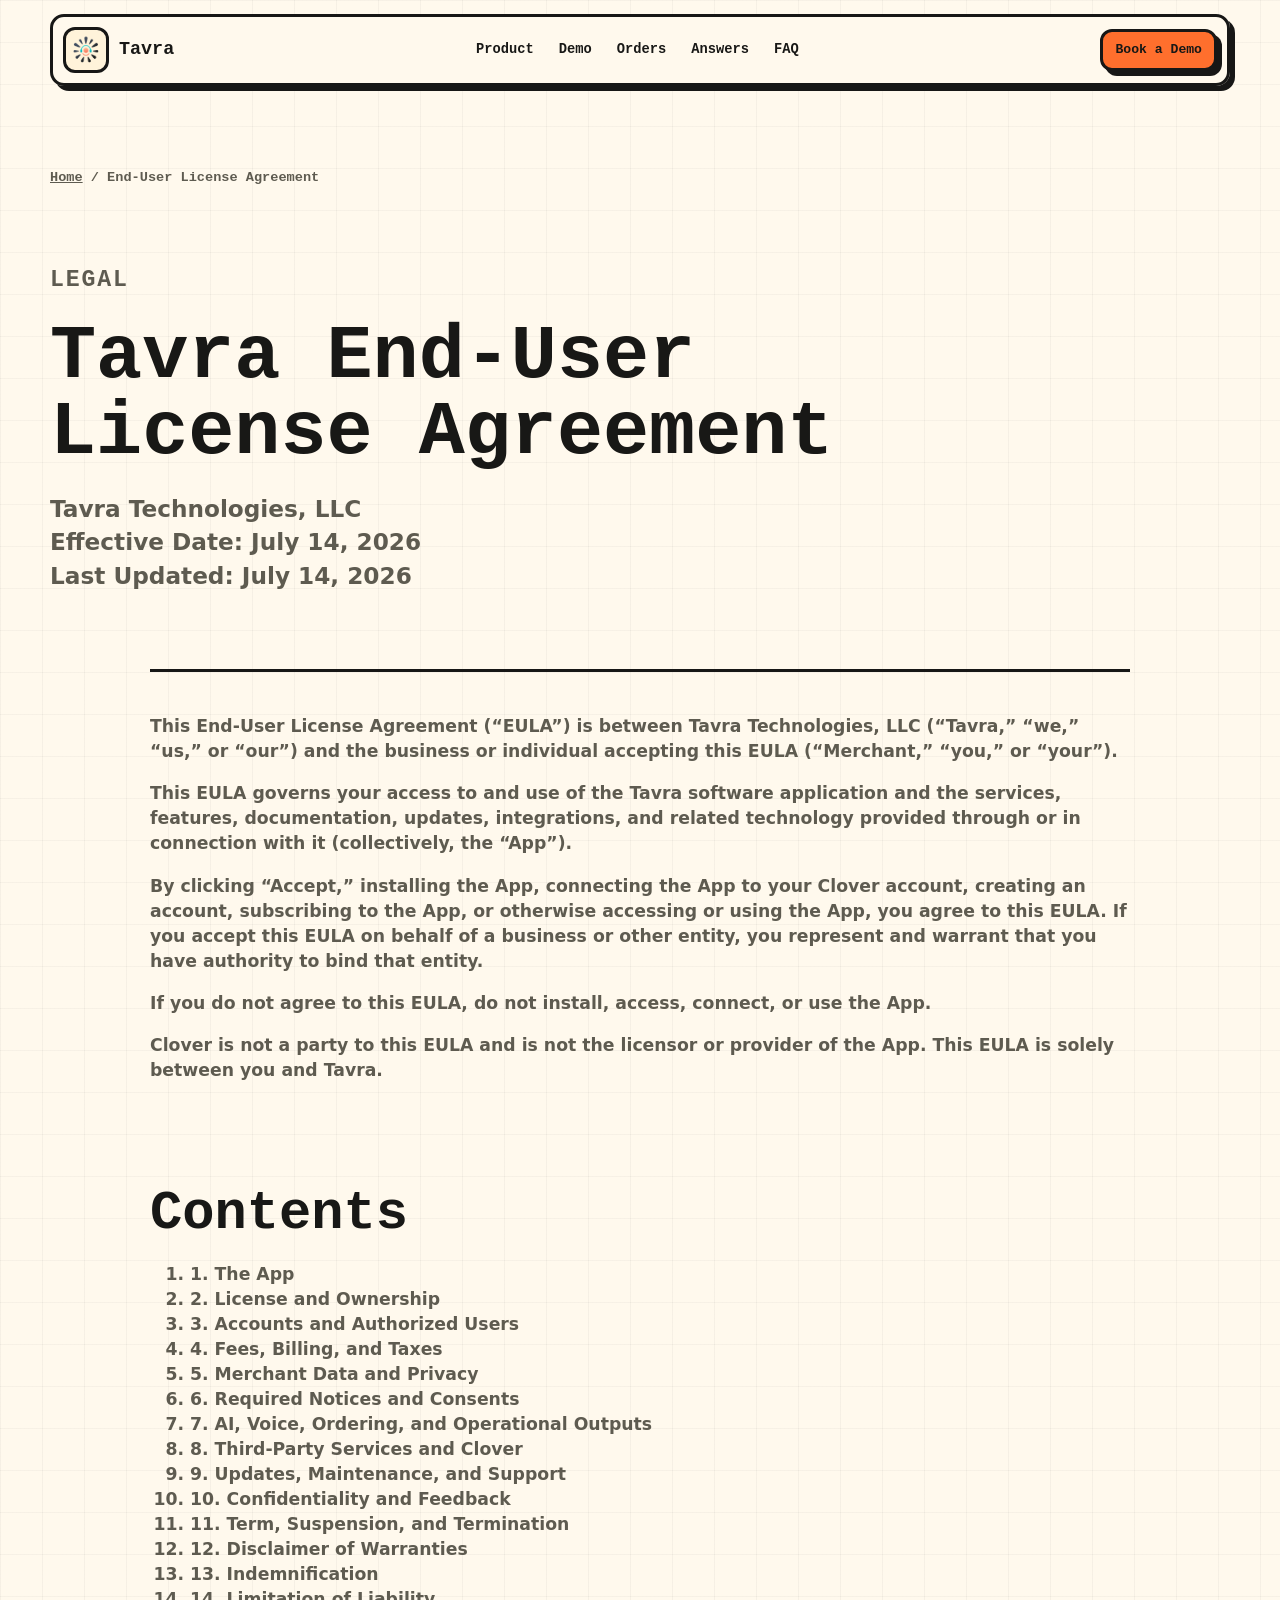
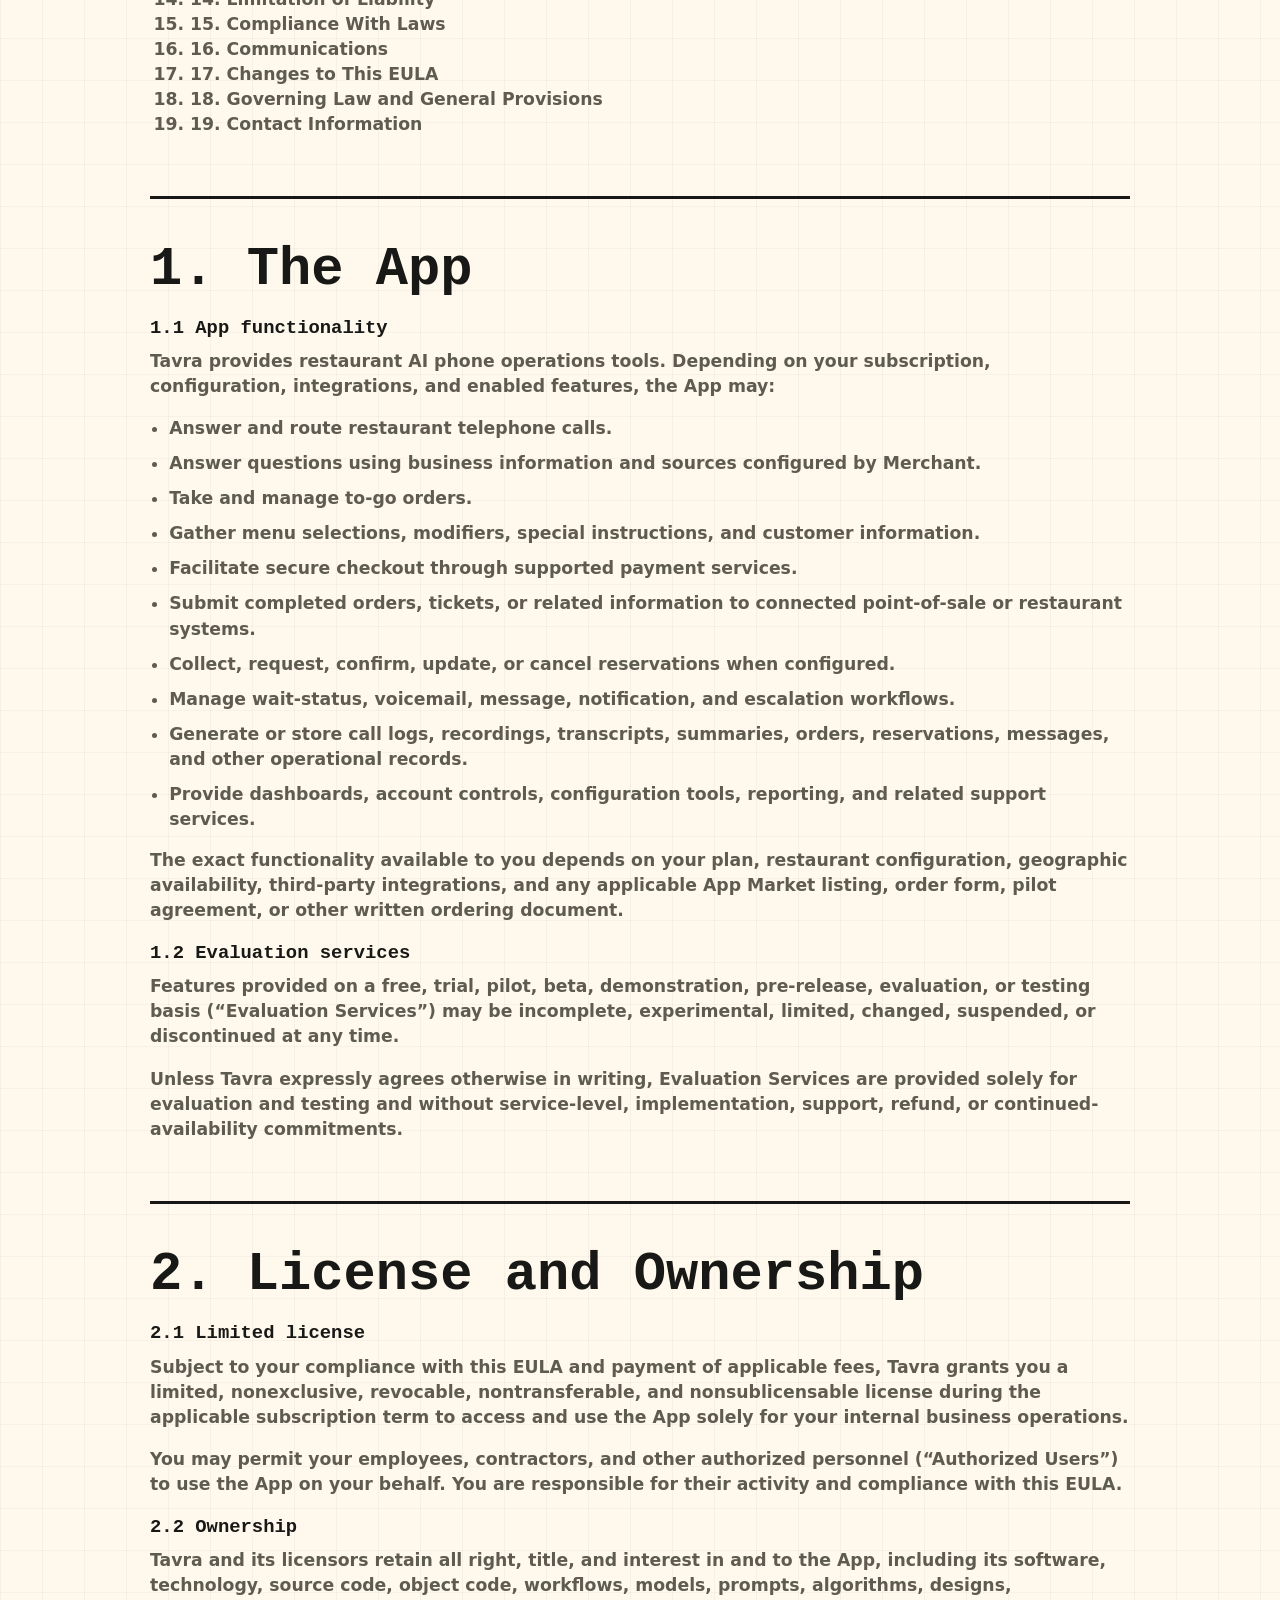
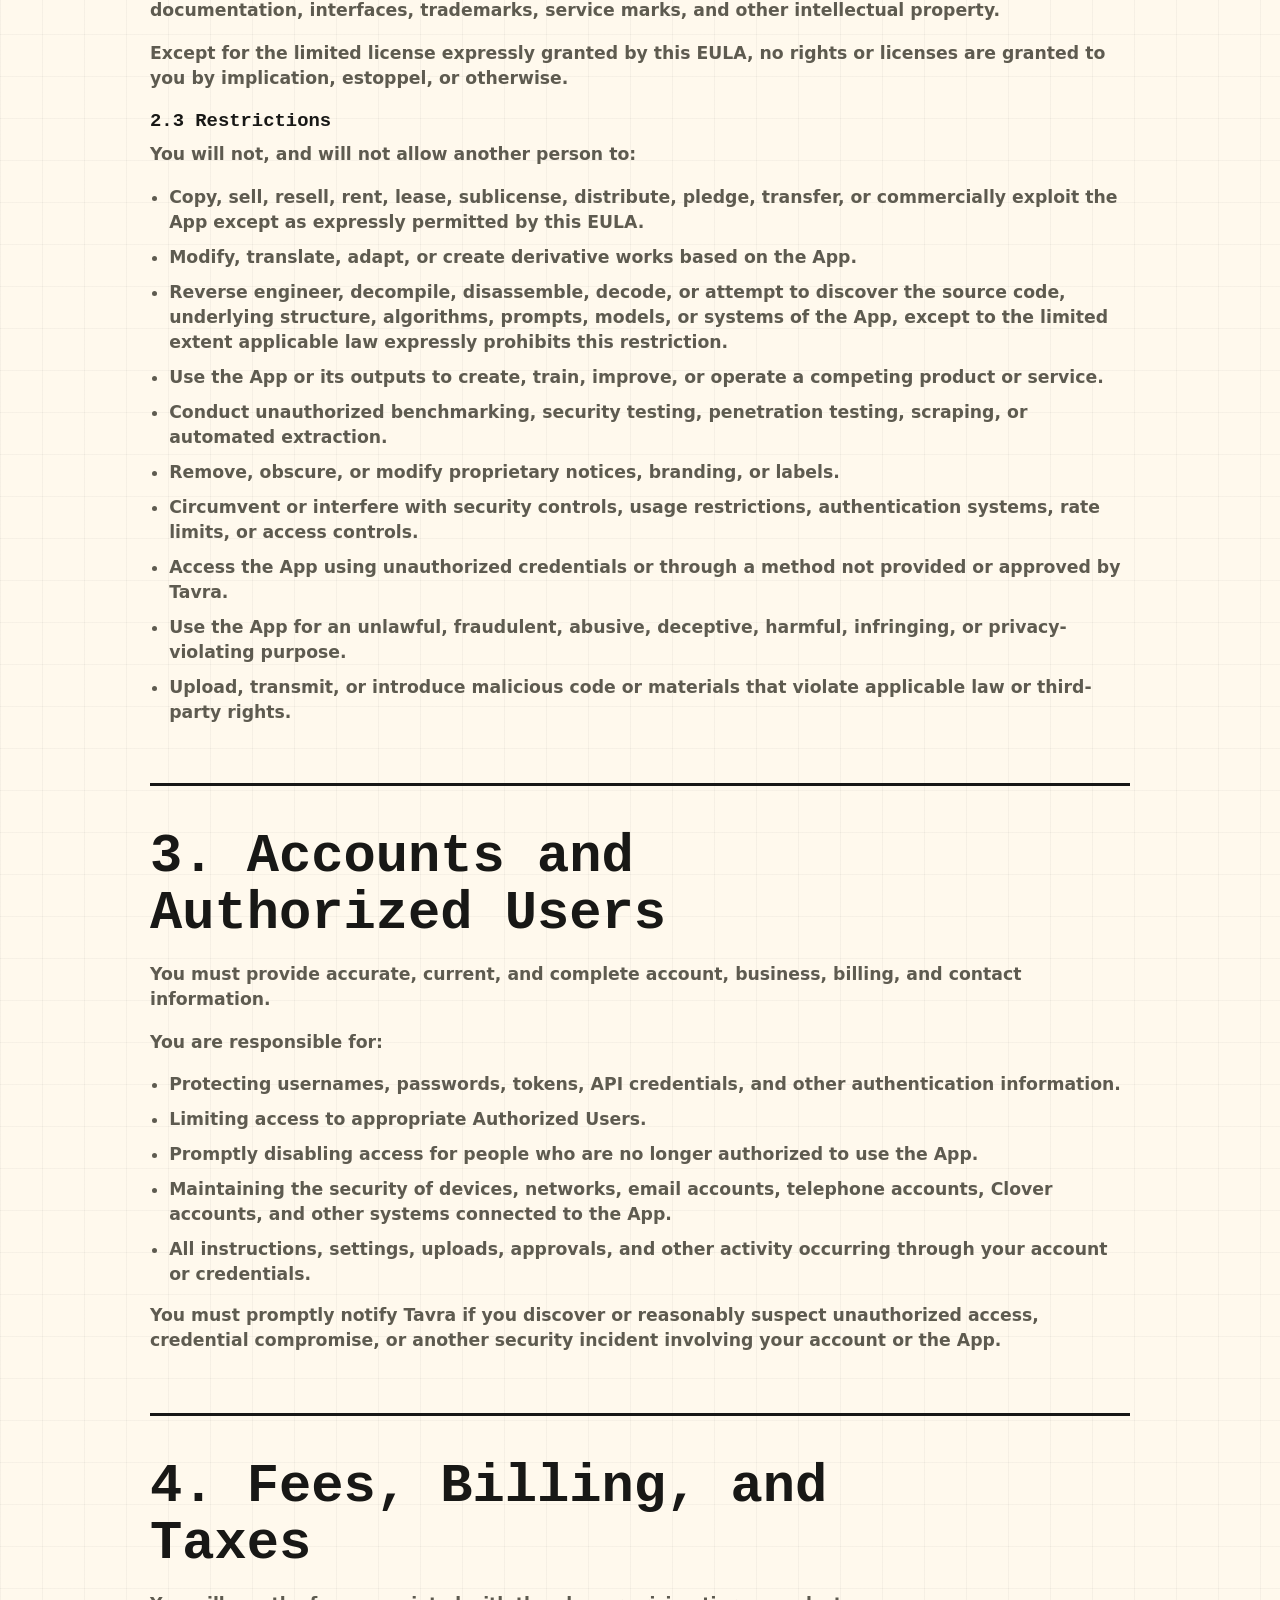
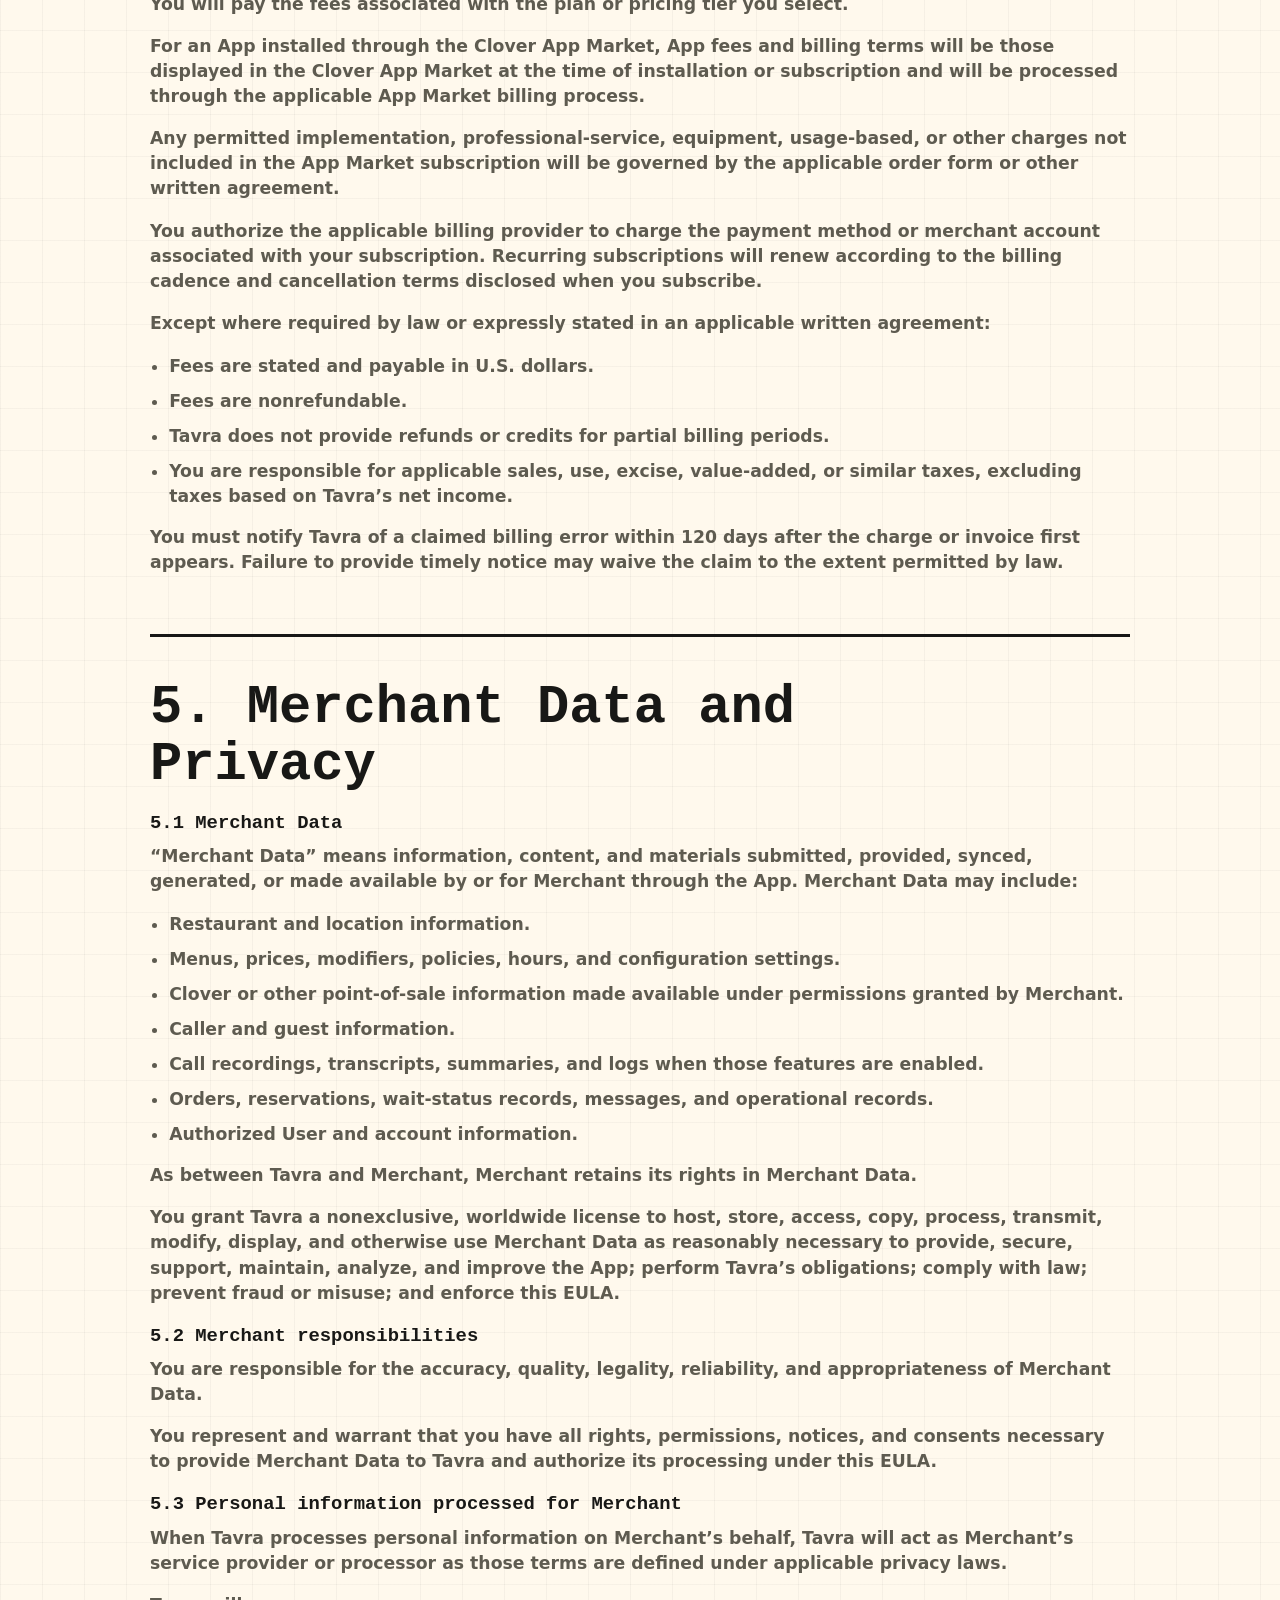
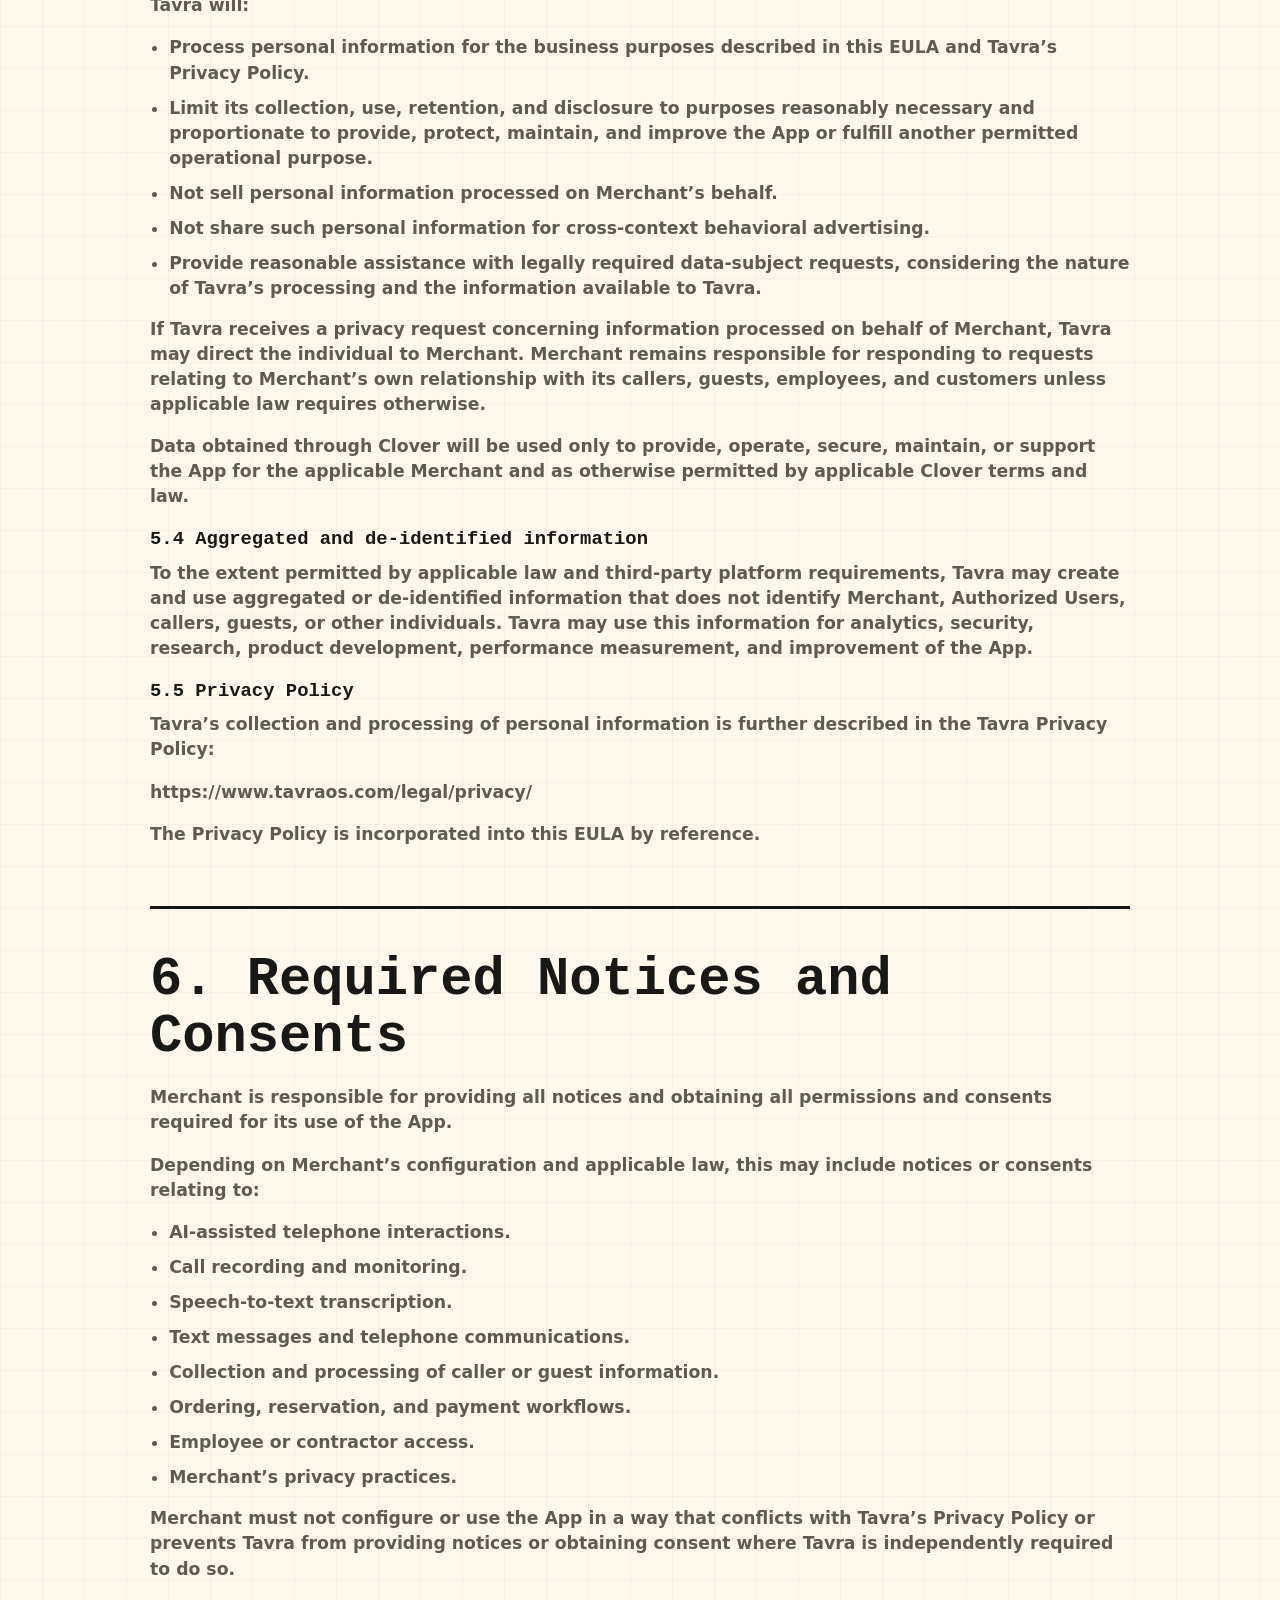
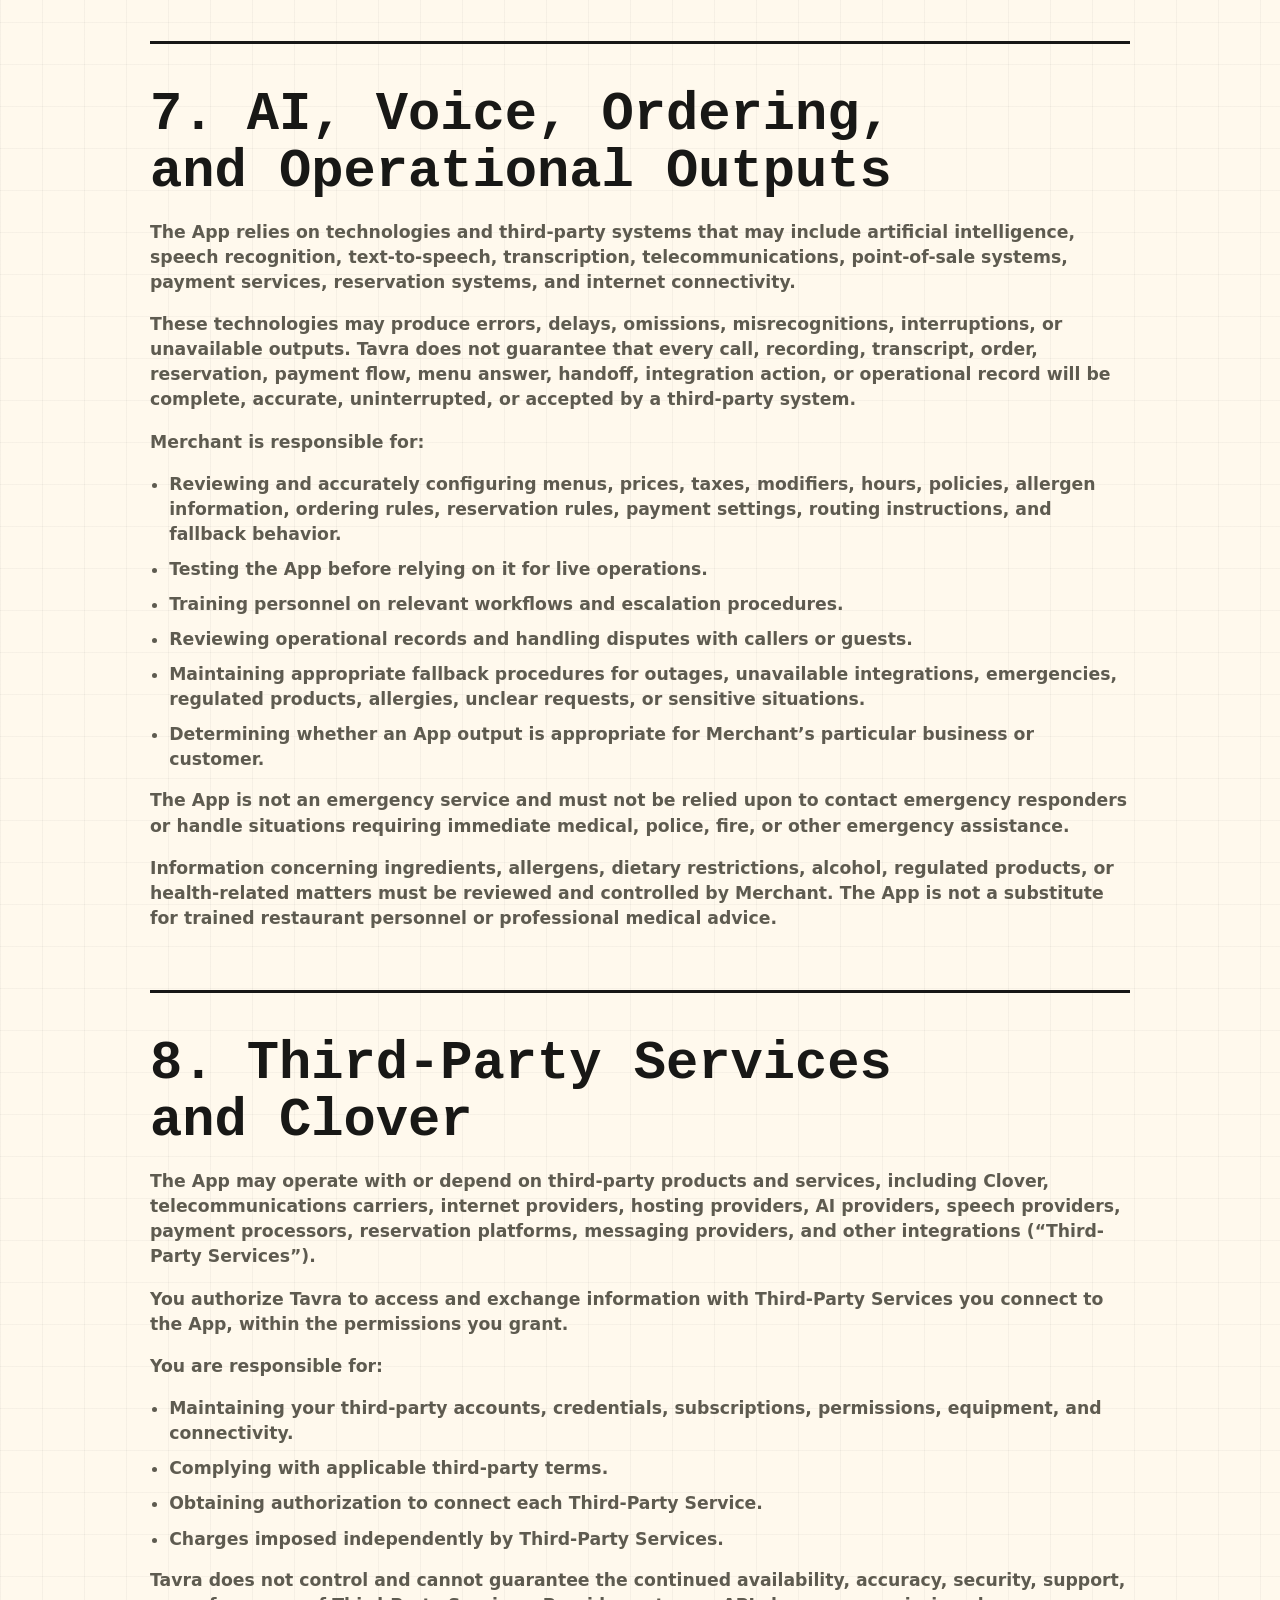
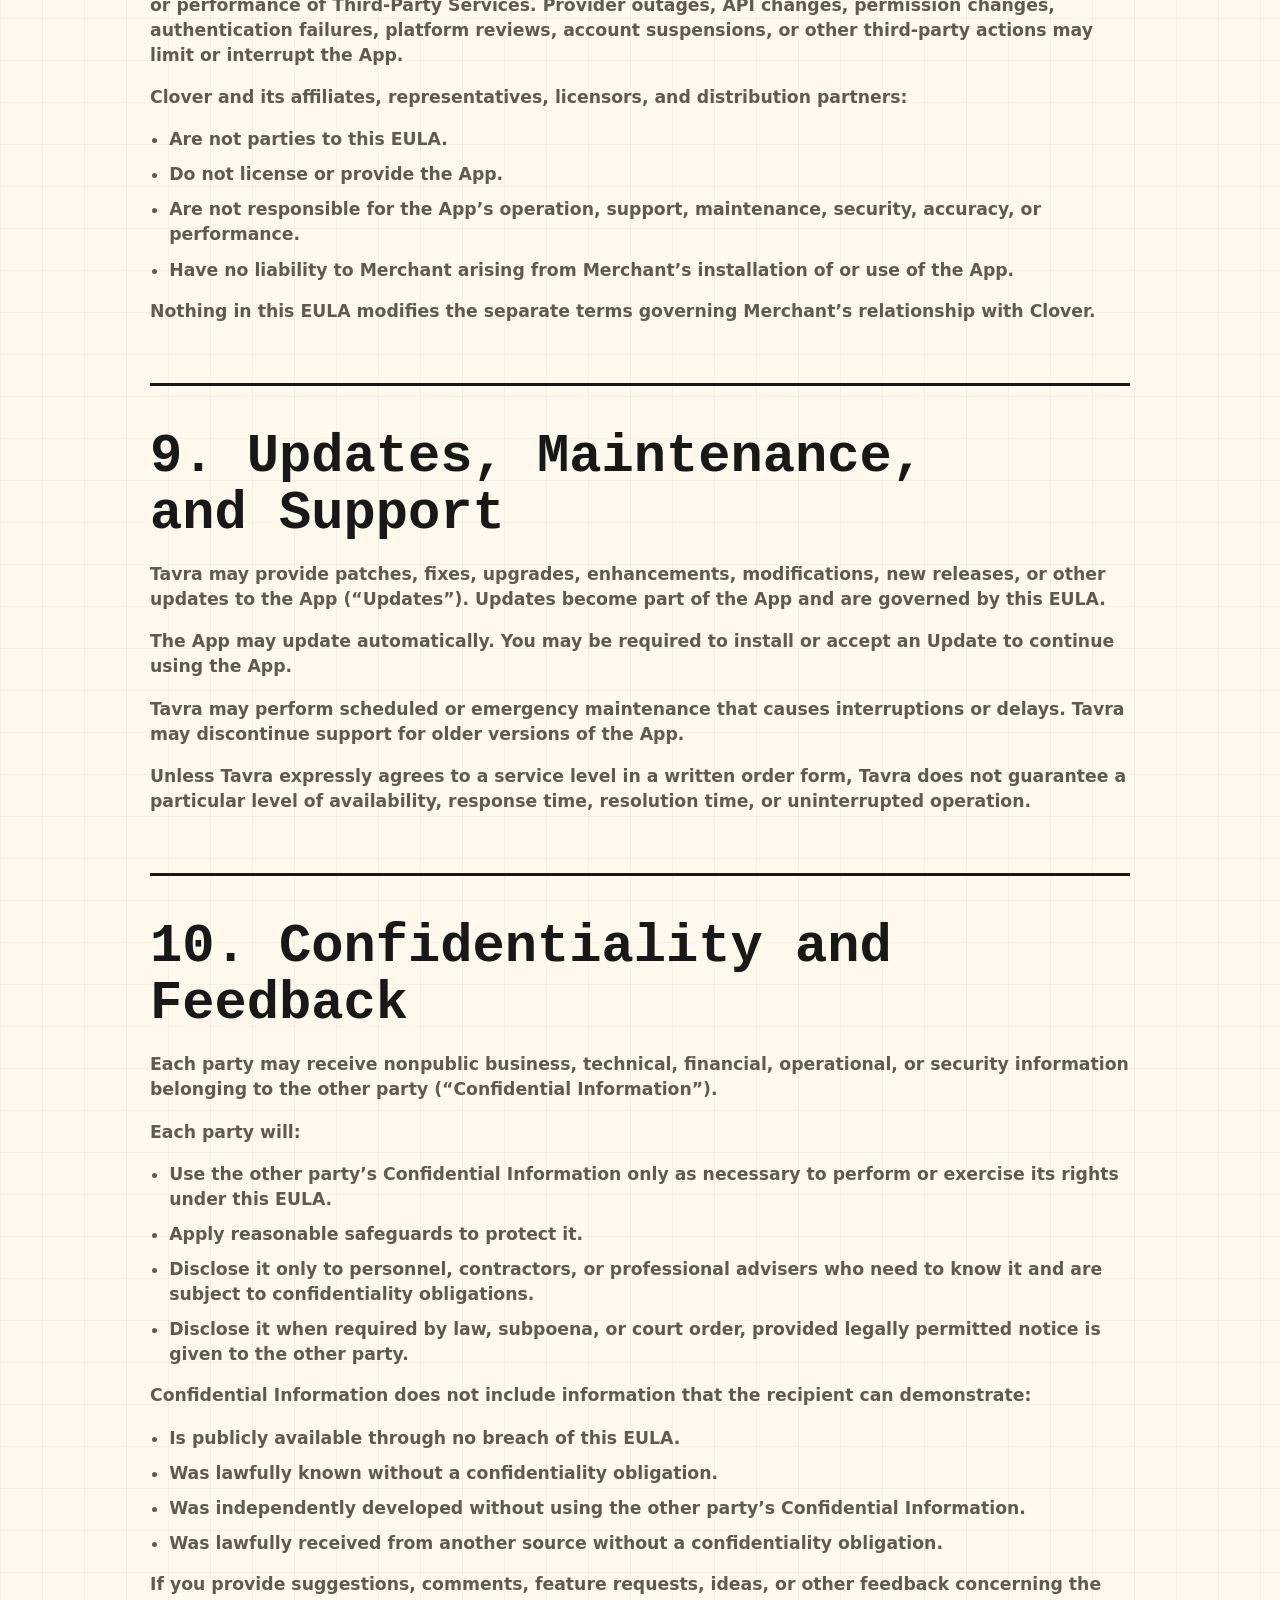
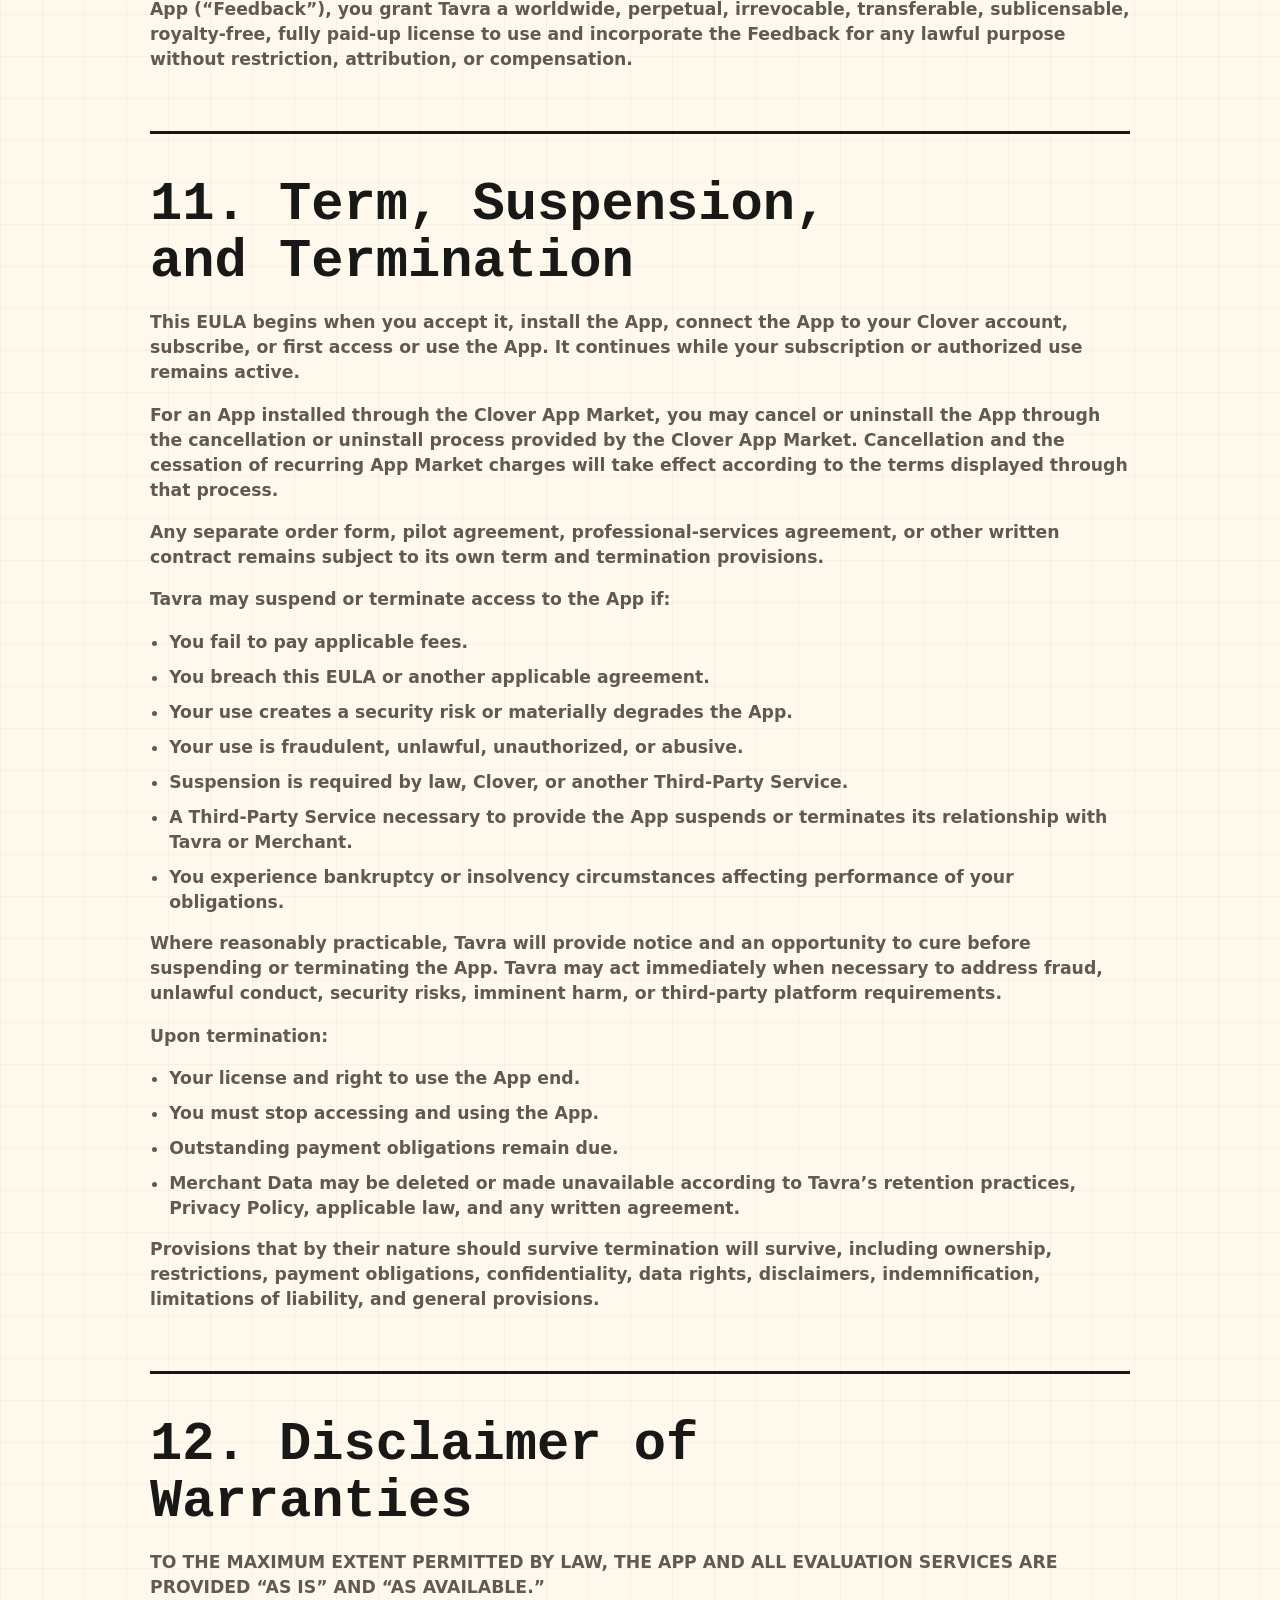
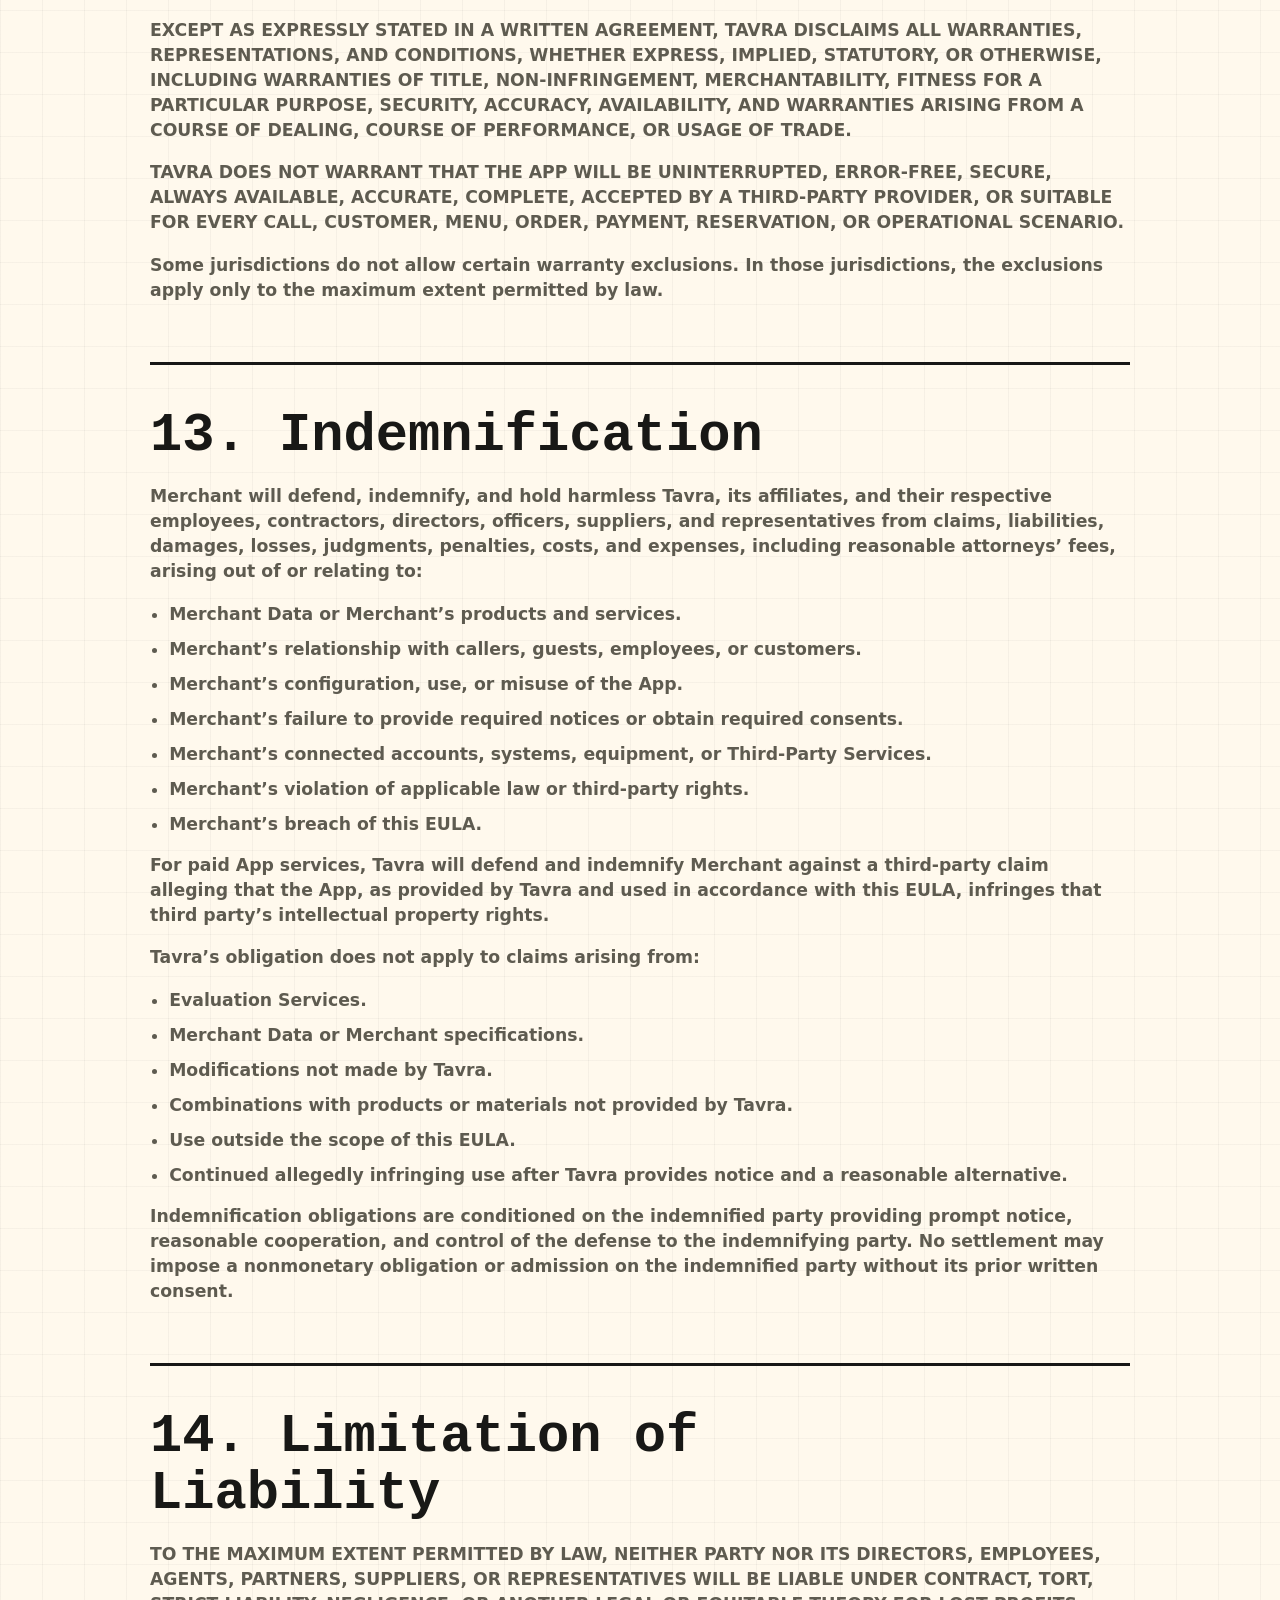
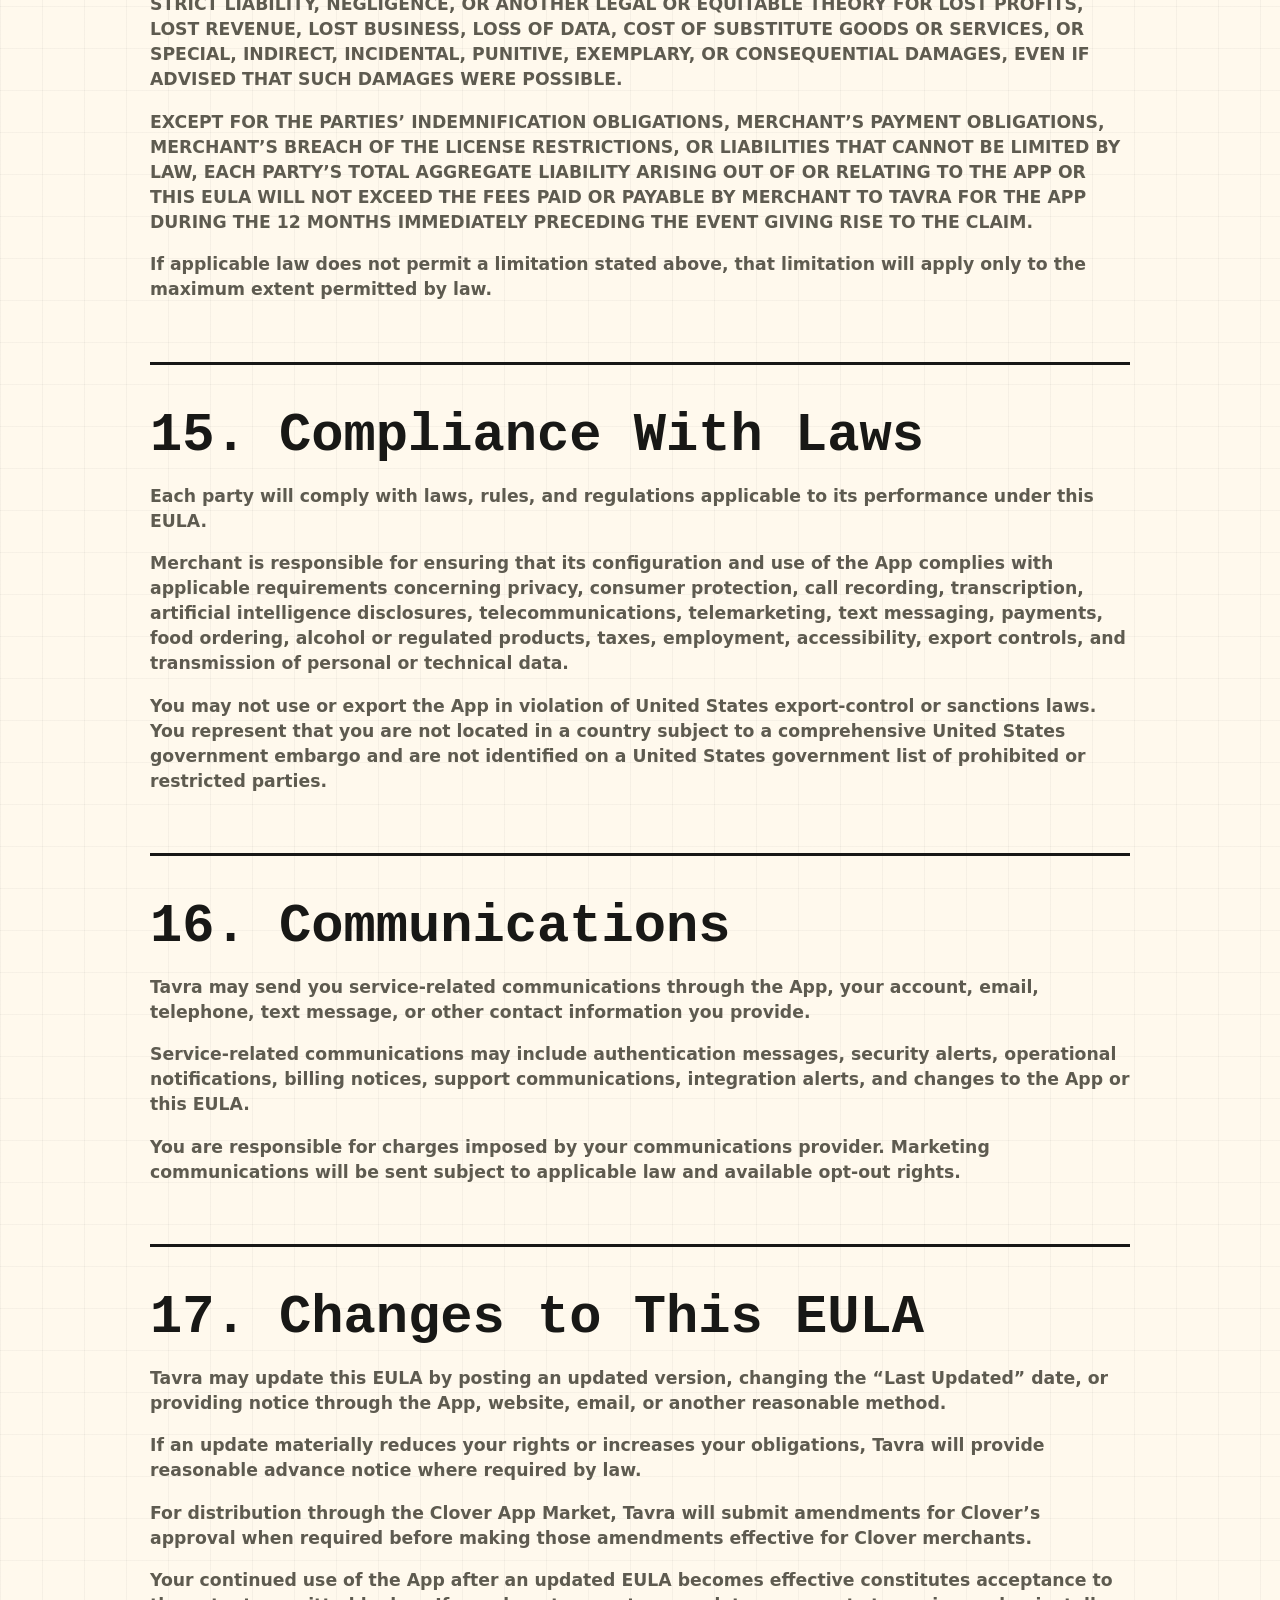
<file: legal/EULA/index.html>
<!doctype html>
<html lang="en">
  <head>
    <meta charset="utf-8">
    <meta name="viewport" content="width=device-width, initial-scale=1">
    <title>Tavra End-User License Agreement | Tavra Technologies, LLC</title>
    <meta name="description" content="Review the End-User License Agreement governing merchant access to and use of the Tavra restaurant AI phone operations application and related services.">
    <link rel="canonical" href="https://www.tavraos.com/legal/EULA/">
    <meta property="og:title" content="Tavra End-User License Agreement">
    <meta property="og:description" content="Review the End-User License Agreement governing merchant access to and use of the Tavra restaurant AI phone operations application and related services.">
    <meta property="og:type" content="website">
    <meta property="og:url" content="https://www.tavraos.com/legal/EULA/">
    <meta property="og:image" content="https://www.tavraos.com/assets/tavra-mascot-social-preview.png">
    <meta name="twitter:card" content="summary_large_image">
    <link rel="icon" href="/favicon.png" sizes="192x192" type="image/png">
    <link rel="icon" href="/favicon-48.png" sizes="48x48" type="image/png">
    <link rel="apple-touch-icon" href="/apple-touch-icon.png">
    <link rel="manifest" href="/site.webmanifest">
    <link rel="stylesheet" href="../../styles.css?v=legal-eula-v1">
    <script type="application/ld+json">
      {
        "@context": "https://schema.org",
        "@graph": [
          {
            "@type": "WebPage",
            "@id": "https://www.tavraos.com/legal/EULA/#webpage",
            "url": "https://www.tavraos.com/legal/EULA/",
            "name": "Tavra End-User License Agreement",
            "description": "Review the End-User License Agreement governing merchant access to and use of the Tavra restaurant AI phone operations application and related services."
          },
          {
            "@type": "BreadcrumbList",
            "itemListElement": [
              { "@type": "ListItem", "position": 1, "name": "Home", "item": "https://www.tavraos.com/" },
              { "@type": "ListItem", "position": 2, "name": "End-User License Agreement", "item": "https://www.tavraos.com/legal/EULA/" }
            ]
          }
        ]
      }
    </script>
  </head>
  <body class="seo-page">
    <header class="site-header">
      <a class="wordmark" href="../../" aria-label="Tavra home"><span class="logo-tile"><img src="../../assets/Tavra05_glyph_black2.png" alt="" width="44" height="44"></span><span>Tavra</span></a>
      <nav class="site-nav" aria-label="Primary navigation"><a href="../../#product">Product</a><a href="../../#demo">Demo</a><a href="../../#orders">Orders</a><a href="../../#answers">Answers</a><a href="../../faq/">FAQ</a></nav>
      <div class="header-actions"><a class="button button-small button-orange" href="../../#contact">Book a Demo</a></div>
    </header>

    <main class="seo-main legal-document">
      <div class="seo-breadcrumbs"><a href="../../">Home</a> / End-User License Agreement</div>
      <section class="seo-hero">
        <p class="eyebrow">Legal</p>
        <h1>Tavra End-User License Agreement</h1>
        <p>Tavra Technologies, LLC<br>Effective Date: July 14, 2026<br>Last Updated: July 14, 2026</p>
      </section>

      <section class="seo-section legal-section">
        <p>This End-User License Agreement (“EULA”) is between Tavra Technologies, LLC (“Tavra,” “we,” “us,” or “our”) and the business or individual accepting this EULA (“Merchant,” “you,” or “your”).</p>
        <p>This EULA governs your access to and use of the Tavra software application and the services, features, documentation, updates, integrations, and related technology provided through or in connection with it (collectively, the “App”).</p>
        <p>By clicking “Accept,” installing the App, connecting the App to your Clover account, creating an account, subscribing to the App, or otherwise accessing or using the App, you agree to this EULA. If you accept this EULA on behalf of a business or other entity, you represent and warrant that you have authority to bind that entity.</p>
        <p>If you do not agree to this EULA, do not install, access, connect, or use the App.</p>
        <p>Clover is not a party to this EULA and is not the licensor or provider of the App. This EULA is solely between you and Tavra.</p>
      </section>

      <nav class="seo-section legal-toc" aria-label="End-User License Agreement sections">
        <h2>Contents</h2>
        <ol>
          <li><a href="#app">1. The App</a></li>
          <li><a href="#license">2. License and Ownership</a></li>
          <li><a href="#accounts">3. Accounts and Authorized Users</a></li>
          <li><a href="#fees">4. Fees, Billing, and Taxes</a></li>
          <li><a href="#data">5. Merchant Data and Privacy</a></li>
          <li><a href="#notices">6. Required Notices and Consents</a></li>
          <li><a href="#ai-outputs">7. AI, Voice, Ordering, and Operational Outputs</a></li>
          <li><a href="#third-party">8. Third-Party Services and Clover</a></li>
          <li><a href="#updates">9. Updates, Maintenance, and Support</a></li>
          <li><a href="#confidentiality">10. Confidentiality and Feedback</a></li>
          <li><a href="#term">11. Term, Suspension, and Termination</a></li>
          <li><a href="#warranties">12. Disclaimer of Warranties</a></li>
          <li><a href="#indemnification">13. Indemnification</a></li>
          <li><a href="#liability">14. Limitation of Liability</a></li>
          <li><a href="#compliance">15. Compliance With Laws</a></li>
          <li><a href="#communications">16. Communications</a></li>
          <li><a href="#changes">17. Changes to This EULA</a></li>
          <li><a href="#governing-law">18. Governing Law and General Provisions</a></li>
          <li><a href="#contact">19. Contact Information</a></li>
        </ol>
      </nav>

      <section class="seo-section legal-section" id="app">
        <h2>1. The App</h2>
        <h3>1.1 App functionality</h3>
        <p>Tavra provides restaurant AI phone operations tools. Depending on your subscription, configuration, integrations, and enabled features, the App may:</p>
        <ul>
          <li>Answer and route restaurant telephone calls.</li>
          <li>Answer questions using business information and sources configured by Merchant.</li>
          <li>Take and manage to-go orders.</li>
          <li>Gather menu selections, modifiers, special instructions, and customer information.</li>
          <li>Facilitate secure checkout through supported payment services.</li>
          <li>Submit completed orders, tickets, or related information to connected point-of-sale or restaurant systems.</li>
          <li>Collect, request, confirm, update, or cancel reservations when configured.</li>
          <li>Manage wait-status, voicemail, message, notification, and escalation workflows.</li>
          <li>Generate or store call logs, recordings, transcripts, summaries, orders, reservations, messages, and other operational records.</li>
          <li>Provide dashboards, account controls, configuration tools, reporting, and related support services.</li>
        </ul>
        <p>The exact functionality available to you depends on your plan, restaurant configuration, geographic availability, third-party integrations, and any applicable App Market listing, order form, pilot agreement, or other written ordering document.</p>
        <h3>1.2 Evaluation services</h3>
        <p>Features provided on a free, trial, pilot, beta, demonstration, pre-release, evaluation, or testing basis (“Evaluation Services”) may be incomplete, experimental, limited, changed, suspended, or discontinued at any time.</p>
        <p>Unless Tavra expressly agrees otherwise in writing, Evaluation Services are provided solely for evaluation and testing and without service-level, implementation, support, refund, or continued-availability commitments.</p>
      </section>

      <section class="seo-section legal-section" id="license">
        <h2>2. License and Ownership</h2>
        <h3>2.1 Limited license</h3>
        <p>Subject to your compliance with this EULA and payment of applicable fees, Tavra grants you a limited, nonexclusive, revocable, nontransferable, and nonsublicensable license during the applicable subscription term to access and use the App solely for your internal business operations.</p>
        <p>You may permit your employees, contractors, and other authorized personnel (“Authorized Users”) to use the App on your behalf. You are responsible for their activity and compliance with this EULA.</p>
        <h3>2.2 Ownership</h3>
        <p>Tavra and its licensors retain all right, title, and interest in and to the App, including its software, technology, source code, object code, workflows, models, prompts, algorithms, designs, documentation, interfaces, trademarks, service marks, and other intellectual property.</p>
        <p>Except for the limited license expressly granted by this EULA, no rights or licenses are granted to you by implication, estoppel, or otherwise.</p>
        <h3>2.3 Restrictions</h3>
        <p>You will not, and will not allow another person to:</p>
        <ul>
          <li>Copy, sell, resell, rent, lease, sublicense, distribute, pledge, transfer, or commercially exploit the App except as expressly permitted by this EULA.</li>
          <li>Modify, translate, adapt, or create derivative works based on the App.</li>
          <li>Reverse engineer, decompile, disassemble, decode, or attempt to discover the source code, underlying structure, algorithms, prompts, models, or systems of the App, except to the limited extent applicable law expressly prohibits this restriction.</li>
          <li>Use the App or its outputs to create, train, improve, or operate a competing product or service.</li>
          <li>Conduct unauthorized benchmarking, security testing, penetration testing, scraping, or automated extraction.</li>
          <li>Remove, obscure, or modify proprietary notices, branding, or labels.</li>
          <li>Circumvent or interfere with security controls, usage restrictions, authentication systems, rate limits, or access controls.</li>
          <li>Access the App using unauthorized credentials or through a method not provided or approved by Tavra.</li>
          <li>Use the App for an unlawful, fraudulent, abusive, deceptive, harmful, infringing, or privacy-violating purpose.</li>
          <li>Upload, transmit, or introduce malicious code or materials that violate applicable law or third-party rights.</li>
        </ul>
      </section>

      <section class="seo-section legal-section" id="accounts">
        <h2>3. Accounts and Authorized Users</h2>
        <p>You must provide accurate, current, and complete account, business, billing, and contact information.</p>
        <p>You are responsible for:</p>
        <ul>
          <li>Protecting usernames, passwords, tokens, API credentials, and other authentication information.</li>
          <li>Limiting access to appropriate Authorized Users.</li>
          <li>Promptly disabling access for people who are no longer authorized to use the App.</li>
          <li>Maintaining the security of devices, networks, email accounts, telephone accounts, Clover accounts, and other systems connected to the App.</li>
          <li>All instructions, settings, uploads, approvals, and other activity occurring through your account or credentials.</li>
        </ul>
        <p>You must promptly notify Tavra if you discover or reasonably suspect unauthorized access, credential compromise, or another security incident involving your account or the App.</p>
      </section>

      <section class="seo-section legal-section" id="fees">
        <h2>4. Fees, Billing, and Taxes</h2>
        <p>You will pay the fees associated with the plan or pricing tier you select.</p>
        <p>For an App installed through the Clover App Market, App fees and billing terms will be those displayed in the Clover App Market at the time of installation or subscription and will be processed through the applicable App Market billing process.</p>
        <p>Any permitted implementation, professional-service, equipment, usage-based, or other charges not included in the App Market subscription will be governed by the applicable order form or other written agreement.</p>
        <p>You authorize the applicable billing provider to charge the payment method or merchant account associated with your subscription. Recurring subscriptions will renew according to the billing cadence and cancellation terms disclosed when you subscribe.</p>
        <p>Except where required by law or expressly stated in an applicable written agreement:</p>
        <ul>
          <li>Fees are stated and payable in U.S. dollars.</li>
          <li>Fees are nonrefundable.</li>
          <li>Tavra does not provide refunds or credits for partial billing periods.</li>
          <li>You are responsible for applicable sales, use, excise, value-added, or similar taxes, excluding taxes based on Tavra’s net income.</li>
        </ul>
        <p>You must notify Tavra of a claimed billing error within 120 days after the charge or invoice first appears. Failure to provide timely notice may waive the claim to the extent permitted by law.</p>
      </section>

      <section class="seo-section legal-section" id="data">
        <h2>5. Merchant Data and Privacy</h2>
        <h3>5.1 Merchant Data</h3>
        <p>“Merchant Data” means information, content, and materials submitted, provided, synced, generated, or made available by or for Merchant through the App. Merchant Data may include:</p>
        <ul>
          <li>Restaurant and location information.</li>
          <li>Menus, prices, modifiers, policies, hours, and configuration settings.</li>
          <li>Clover or other point-of-sale information made available under permissions granted by Merchant.</li>
          <li>Caller and guest information.</li>
          <li>Call recordings, transcripts, summaries, and logs when those features are enabled.</li>
          <li>Orders, reservations, wait-status records, messages, and operational records.</li>
          <li>Authorized User and account information.</li>
        </ul>
        <p>As between Tavra and Merchant, Merchant retains its rights in Merchant Data.</p>
        <p>You grant Tavra a nonexclusive, worldwide license to host, store, access, copy, process, transmit, modify, display, and otherwise use Merchant Data as reasonably necessary to provide, secure, support, maintain, analyze, and improve the App; perform Tavra’s obligations; comply with law; prevent fraud or misuse; and enforce this EULA.</p>
        <h3>5.2 Merchant responsibilities</h3>
        <p>You are responsible for the accuracy, quality, legality, reliability, and appropriateness of Merchant Data.</p>
        <p>You represent and warrant that you have all rights, permissions, notices, and consents necessary to provide Merchant Data to Tavra and authorize its processing under this EULA.</p>
        <h3>5.3 Personal information processed for Merchant</h3>
        <p>When Tavra processes personal information on Merchant’s behalf, Tavra will act as Merchant’s service provider or processor as those terms are defined under applicable privacy laws.</p>
        <p>Tavra will:</p>
        <ul>
          <li>Process personal information for the business purposes described in this EULA and Tavra’s Privacy Policy.</li>
          <li>Limit its collection, use, retention, and disclosure to purposes reasonably necessary and proportionate to provide, protect, maintain, and improve the App or fulfill another permitted operational purpose.</li>
          <li>Not sell personal information processed on Merchant’s behalf.</li>
          <li>Not share such personal information for cross-context behavioral advertising.</li>
          <li>Provide reasonable assistance with legally required data-subject requests, considering the nature of Tavra’s processing and the information available to Tavra.</li>
        </ul>
        <p>If Tavra receives a privacy request concerning information processed on behalf of Merchant, Tavra may direct the individual to Merchant. Merchant remains responsible for responding to requests relating to Merchant’s own relationship with its callers, guests, employees, and customers unless applicable law requires otherwise.</p>
        <p>Data obtained through Clover will be used only to provide, operate, secure, maintain, or support the App for the applicable Merchant and as otherwise permitted by applicable Clover terms and law.</p>
        <h3>5.4 Aggregated and de-identified information</h3>
        <p>To the extent permitted by applicable law and third-party platform requirements, Tavra may create and use aggregated or de-identified information that does not identify Merchant, Authorized Users, callers, guests, or other individuals. Tavra may use this information for analytics, security, research, product development, performance measurement, and improvement of the App.</p>
        <h3>5.5 Privacy Policy</h3>
        <p>Tavra’s collection and processing of personal information is further described in the Tavra Privacy Policy:</p>
        <p><a href="../privacy/">https://www.tavraos.com/legal/privacy/</a></p>
        <p>The Privacy Policy is incorporated into this EULA by reference.</p>
      </section>

      <section class="seo-section legal-section" id="notices">
        <h2>6. Required Notices and Consents</h2>
        <p>Merchant is responsible for providing all notices and obtaining all permissions and consents required for its use of the App.</p>
        <p>Depending on Merchant’s configuration and applicable law, this may include notices or consents relating to:</p>
        <ul>
          <li>AI-assisted telephone interactions.</li>
          <li>Call recording and monitoring.</li>
          <li>Speech-to-text transcription.</li>
          <li>Text messages and telephone communications.</li>
          <li>Collection and processing of caller or guest information.</li>
          <li>Ordering, reservation, and payment workflows.</li>
          <li>Employee or contractor access.</li>
          <li>Merchant’s privacy practices.</li>
        </ul>
        <p>Merchant must not configure or use the App in a way that conflicts with Tavra’s Privacy Policy or prevents Tavra from providing notices or obtaining consent where Tavra is independently required to do so.</p>
      </section>

      <section class="seo-section legal-section" id="ai-outputs">
        <h2>7. AI, Voice, Ordering, and Operational Outputs</h2>
        <p>The App relies on technologies and third-party systems that may include artificial intelligence, speech recognition, text-to-speech, transcription, telecommunications, point-of-sale systems, payment services, reservation systems, and internet connectivity.</p>
        <p>These technologies may produce errors, delays, omissions, misrecognitions, interruptions, or unavailable outputs. Tavra does not guarantee that every call, recording, transcript, order, reservation, payment flow, menu answer, handoff, integration action, or operational record will be complete, accurate, uninterrupted, or accepted by a third-party system.</p>
        <p>Merchant is responsible for:</p>
        <ul>
          <li>Reviewing and accurately configuring menus, prices, taxes, modifiers, hours, policies, allergen information, ordering rules, reservation rules, payment settings, routing instructions, and fallback behavior.</li>
          <li>Testing the App before relying on it for live operations.</li>
          <li>Training personnel on relevant workflows and escalation procedures.</li>
          <li>Reviewing operational records and handling disputes with callers or guests.</li>
          <li>Maintaining appropriate fallback procedures for outages, unavailable integrations, emergencies, regulated products, allergies, unclear requests, or sensitive situations.</li>
          <li>Determining whether an App output is appropriate for Merchant’s particular business or customer.</li>
        </ul>
        <p>The App is not an emergency service and must not be relied upon to contact emergency responders or handle situations requiring immediate medical, police, fire, or other emergency assistance.</p>
        <p>Information concerning ingredients, allergens, dietary restrictions, alcohol, regulated products, or health-related matters must be reviewed and controlled by Merchant. The App is not a substitute for trained restaurant personnel or professional medical advice.</p>
      </section>

      <section class="seo-section legal-section" id="third-party">
        <h2>8. Third-Party Services and Clover</h2>
        <p>The App may operate with or depend on third-party products and services, including Clover, telecommunications carriers, internet providers, hosting providers, AI providers, speech providers, payment processors, reservation platforms, messaging providers, and other integrations (“Third-Party Services”).</p>
        <p>You authorize Tavra to access and exchange information with Third-Party Services you connect to the App, within the permissions you grant.</p>
        <p>You are responsible for:</p>
        <ul>
          <li>Maintaining your third-party accounts, credentials, subscriptions, permissions, equipment, and connectivity.</li>
          <li>Complying with applicable third-party terms.</li>
          <li>Obtaining authorization to connect each Third-Party Service.</li>
          <li>Charges imposed independently by Third-Party Services.</li>
        </ul>
        <p>Tavra does not control and cannot guarantee the continued availability, accuracy, security, support, or performance of Third-Party Services. Provider outages, API changes, permission changes, authentication failures, platform reviews, account suspensions, or other third-party actions may limit or interrupt the App.</p>
        <p>Clover and its affiliates, representatives, licensors, and distribution partners:</p>
        <ul>
          <li>Are not parties to this EULA.</li>
          <li>Do not license or provide the App.</li>
          <li>Are not responsible for the App’s operation, support, maintenance, security, accuracy, or performance.</li>
          <li>Have no liability to Merchant arising from Merchant’s installation of or use of the App.</li>
        </ul>
        <p>Nothing in this EULA modifies the separate terms governing Merchant’s relationship with Clover.</p>
      </section>

      <section class="seo-section legal-section" id="updates">
        <h2>9. Updates, Maintenance, and Support</h2>
        <p>Tavra may provide patches, fixes, upgrades, enhancements, modifications, new releases, or other updates to the App (“Updates”). Updates become part of the App and are governed by this EULA.</p>
        <p>The App may update automatically. You may be required to install or accept an Update to continue using the App.</p>
        <p>Tavra may perform scheduled or emergency maintenance that causes interruptions or delays. Tavra may discontinue support for older versions of the App.</p>
        <p>Unless Tavra expressly agrees to a service level in a written order form, Tavra does not guarantee a particular level of availability, response time, resolution time, or uninterrupted operation.</p>
      </section>

      <section class="seo-section legal-section" id="confidentiality">
        <h2>10. Confidentiality and Feedback</h2>
        <p>Each party may receive nonpublic business, technical, financial, operational, or security information belonging to the other party (“Confidential Information”).</p>
        <p>Each party will:</p>
        <ul>
          <li>Use the other party’s Confidential Information only as necessary to perform or exercise its rights under this EULA.</li>
          <li>Apply reasonable safeguards to protect it.</li>
          <li>Disclose it only to personnel, contractors, or professional advisers who need to know it and are subject to confidentiality obligations.</li>
          <li>Disclose it when required by law, subpoena, or court order, provided legally permitted notice is given to the other party.</li>
        </ul>
        <p>Confidential Information does not include information that the recipient can demonstrate:</p>
        <ul>
          <li>Is publicly available through no breach of this EULA.</li>
          <li>Was lawfully known without a confidentiality obligation.</li>
          <li>Was independently developed without using the other party’s Confidential Information.</li>
          <li>Was lawfully received from another source without a confidentiality obligation.</li>
        </ul>
        <p>If you provide suggestions, comments, feature requests, ideas, or other feedback concerning the App (“Feedback”), you grant Tavra a worldwide, perpetual, irrevocable, transferable, sublicensable, royalty-free, fully paid-up license to use and incorporate the Feedback for any lawful purpose without restriction, attribution, or compensation.</p>
      </section>

      <section class="seo-section legal-section" id="term">
        <h2>11. Term, Suspension, and Termination</h2>
        <p>This EULA begins when you accept it, install the App, connect the App to your Clover account, subscribe, or first access or use the App. It continues while your subscription or authorized use remains active.</p>
        <p>For an App installed through the Clover App Market, you may cancel or uninstall the App through the cancellation or uninstall process provided by the Clover App Market. Cancellation and the cessation of recurring App Market charges will take effect according to the terms displayed through that process.</p>
        <p>Any separate order form, pilot agreement, professional-services agreement, or other written contract remains subject to its own term and termination provisions.</p>
        <p>Tavra may suspend or terminate access to the App if:</p>
        <ul>
          <li>You fail to pay applicable fees.</li>
          <li>You breach this EULA or another applicable agreement.</li>
          <li>Your use creates a security risk or materially degrades the App.</li>
          <li>Your use is fraudulent, unlawful, unauthorized, or abusive.</li>
          <li>Suspension is required by law, Clover, or another Third-Party Service.</li>
          <li>A Third-Party Service necessary to provide the App suspends or terminates its relationship with Tavra or Merchant.</li>
          <li>You experience bankruptcy or insolvency circumstances affecting performance of your obligations.</li>
        </ul>
        <p>Where reasonably practicable, Tavra will provide notice and an opportunity to cure before suspending or terminating the App. Tavra may act immediately when necessary to address fraud, unlawful conduct, security risks, imminent harm, or third-party platform requirements.</p>
        <p>Upon termination:</p>
        <ul>
          <li>Your license and right to use the App end.</li>
          <li>You must stop accessing and using the App.</li>
          <li>Outstanding payment obligations remain due.</li>
          <li>Merchant Data may be deleted or made unavailable according to Tavra’s retention practices, Privacy Policy, applicable law, and any written agreement.</li>
        </ul>
        <p>Provisions that by their nature should survive termination will survive, including ownership, restrictions, payment obligations, confidentiality, data rights, disclaimers, indemnification, limitations of liability, and general provisions.</p>
      </section>

      <section class="seo-section legal-section" id="warranties">
        <h2>12. Disclaimer of Warranties</h2>
        <p>TO THE MAXIMUM EXTENT PERMITTED BY LAW, THE APP AND ALL EVALUATION SERVICES ARE PROVIDED “AS IS” AND “AS AVAILABLE.”</p>
        <p>EXCEPT AS EXPRESSLY STATED IN A WRITTEN AGREEMENT, TAVRA DISCLAIMS ALL WARRANTIES, REPRESENTATIONS, AND CONDITIONS, WHETHER EXPRESS, IMPLIED, STATUTORY, OR OTHERWISE, INCLUDING WARRANTIES OF TITLE, NON-INFRINGEMENT, MERCHANTABILITY, FITNESS FOR A PARTICULAR PURPOSE, SECURITY, ACCURACY, AVAILABILITY, AND WARRANTIES ARISING FROM A COURSE OF DEALING, COURSE OF PERFORMANCE, OR USAGE OF TRADE.</p>
        <p>TAVRA DOES NOT WARRANT THAT THE APP WILL BE UNINTERRUPTED, ERROR-FREE, SECURE, ALWAYS AVAILABLE, ACCURATE, COMPLETE, ACCEPTED BY A THIRD-PARTY PROVIDER, OR SUITABLE FOR EVERY CALL, CUSTOMER, MENU, ORDER, PAYMENT, RESERVATION, OR OPERATIONAL SCENARIO.</p>
        <p>Some jurisdictions do not allow certain warranty exclusions. In those jurisdictions, the exclusions apply only to the maximum extent permitted by law.</p>
      </section>

      <section class="seo-section legal-section" id="indemnification">
        <h2>13. Indemnification</h2>
        <p>Merchant will defend, indemnify, and hold harmless Tavra, its affiliates, and their respective employees, contractors, directors, officers, suppliers, and representatives from claims, liabilities, damages, losses, judgments, penalties, costs, and expenses, including reasonable attorneys’ fees, arising out of or relating to:</p>
        <ul>
          <li>Merchant Data or Merchant’s products and services.</li>
          <li>Merchant’s relationship with callers, guests, employees, or customers.</li>
          <li>Merchant’s configuration, use, or misuse of the App.</li>
          <li>Merchant’s failure to provide required notices or obtain required consents.</li>
          <li>Merchant’s connected accounts, systems, equipment, or Third-Party Services.</li>
          <li>Merchant’s violation of applicable law or third-party rights.</li>
          <li>Merchant’s breach of this EULA.</li>
        </ul>
        <p>For paid App services, Tavra will defend and indemnify Merchant against a third-party claim alleging that the App, as provided by Tavra and used in accordance with this EULA, infringes that third party’s intellectual property rights.</p>
        <p>Tavra’s obligation does not apply to claims arising from:</p>
        <ul>
          <li>Evaluation Services.</li>
          <li>Merchant Data or Merchant specifications.</li>
          <li>Modifications not made by Tavra.</li>
          <li>Combinations with products or materials not provided by Tavra.</li>
          <li>Use outside the scope of this EULA.</li>
          <li>Continued allegedly infringing use after Tavra provides notice and a reasonable alternative.</li>
        </ul>
        <p>Indemnification obligations are conditioned on the indemnified party providing prompt notice, reasonable cooperation, and control of the defense to the indemnifying party. No settlement may impose a nonmonetary obligation or admission on the indemnified party without its prior written consent.</p>
      </section>

      <section class="seo-section legal-section" id="liability">
        <h2>14. Limitation of Liability</h2>
        <p>TO THE MAXIMUM EXTENT PERMITTED BY LAW, NEITHER PARTY NOR ITS DIRECTORS, EMPLOYEES, AGENTS, PARTNERS, SUPPLIERS, OR REPRESENTATIVES WILL BE LIABLE UNDER CONTRACT, TORT, STRICT LIABILITY, NEGLIGENCE, OR ANOTHER LEGAL OR EQUITABLE THEORY FOR LOST PROFITS, LOST REVENUE, LOST BUSINESS, LOSS OF DATA, COST OF SUBSTITUTE GOODS OR SERVICES, OR SPECIAL, INDIRECT, INCIDENTAL, PUNITIVE, EXEMPLARY, OR CONSEQUENTIAL DAMAGES, EVEN IF ADVISED THAT SUCH DAMAGES WERE POSSIBLE.</p>
        <p>EXCEPT FOR THE PARTIES’ INDEMNIFICATION OBLIGATIONS, MERCHANT’S PAYMENT OBLIGATIONS, MERCHANT’S BREACH OF THE LICENSE RESTRICTIONS, OR LIABILITIES THAT CANNOT BE LIMITED BY LAW, EACH PARTY’S TOTAL AGGREGATE LIABILITY ARISING OUT OF OR RELATING TO THE APP OR THIS EULA WILL NOT EXCEED THE FEES PAID OR PAYABLE BY MERCHANT TO TAVRA FOR THE APP DURING THE 12 MONTHS IMMEDIATELY PRECEDING THE EVENT GIVING RISE TO THE CLAIM.</p>
        <p>If applicable law does not permit a limitation stated above, that limitation will apply only to the maximum extent permitted by law.</p>
      </section>

      <section class="seo-section legal-section" id="compliance">
        <h2>15. Compliance With Laws</h2>
        <p>Each party will comply with laws, rules, and regulations applicable to its performance under this EULA.</p>
        <p>Merchant is responsible for ensuring that its configuration and use of the App complies with applicable requirements concerning privacy, consumer protection, call recording, transcription, artificial intelligence disclosures, telecommunications, telemarketing, text messaging, payments, food ordering, alcohol or regulated products, taxes, employment, accessibility, export controls, and transmission of personal or technical data.</p>
        <p>You may not use or export the App in violation of United States export-control or sanctions laws. You represent that you are not located in a country subject to a comprehensive United States government embargo and are not identified on a United States government list of prohibited or restricted parties.</p>
      </section>

      <section class="seo-section legal-section" id="communications">
        <h2>16. Communications</h2>
        <p>Tavra may send you service-related communications through the App, your account, email, telephone, text message, or other contact information you provide.</p>
        <p>Service-related communications may include authentication messages, security alerts, operational notifications, billing notices, support communications, integration alerts, and changes to the App or this EULA.</p>
        <p>You are responsible for charges imposed by your communications provider. Marketing communications will be sent subject to applicable law and available opt-out rights.</p>
      </section>

      <section class="seo-section legal-section" id="changes">
        <h2>17. Changes to This EULA</h2>
        <p>Tavra may update this EULA by posting an updated version, changing the “Last Updated” date, or providing notice through the App, website, email, or another reasonable method.</p>
        <p>If an update materially reduces your rights or increases your obligations, Tavra will provide reasonable advance notice where required by law.</p>
        <p>For distribution through the Clover App Market, Tavra will submit amendments for Clover’s approval when required before making those amendments effective for Clover merchants.</p>
        <p>Your continued use of the App after an updated EULA becomes effective constitutes acceptance to the extent permitted by law. If you do not agree to an update, you must stop using and uninstall the App.</p>
      </section>

      <section class="seo-section legal-section" id="governing-law">
        <h2>18. Governing Law and General Provisions</h2>
        <p>This EULA is governed by the laws of the State of Texas, excluding its conflict-of-law rules. The parties consent to exclusive jurisdiction and venue in the state and federal courts located in Texas for disputes arising out of or relating to this EULA, except that either party may seek injunctive or equitable relief in any court of competent jurisdiction.</p>
        <p>This EULA, Tavra’s Terms of Service, the applicable App Market fees, and any applicable order form or written agreement constitute the agreement governing your use of the App.</p>
        <p>Tavra’s Terms of Service are available at:</p>
        <p><a href="../terms/">https://www.tavraos.com/legal/terms/</a></p>
        <p>If these documents conflict:</p>
        <ul>
          <li>An applicable signed order form or written agreement controls for the products and services covered by that document.</li>
          <li>This EULA controls regarding the license and use of the App.</li>
          <li>Tavra’s Terms of Service apply to matters not specifically addressed by this EULA.</li>
        </ul>
        <p>You may not assign this EULA without Tavra’s prior written consent. Tavra may assign it to an affiliate or successor in connection with a merger, acquisition, reorganization, financing, or sale of all or substantially all relevant assets.</p>
        <p>Tavra may use affiliates, vendors, and subcontractors to perform its obligations.</p>
        <p>The parties are independent contractors. This EULA does not create an agency, partnership, joint venture, fiduciary, franchise, or employment relationship.</p>
        <p>Except as expressly stated, this EULA does not create third-party beneficiary rights.</p>
        <p>If a provision is found invalid or unenforceable, it will be reformed only to the minimum extent necessary, and the remaining provisions will remain effective.</p>
        <p>A party’s failure or delay in enforcing a provision is not a waiver.</p>
        <p>Except for payment obligations, neither party will be responsible for a failure or delay caused by circumstances beyond its reasonable control, including severe weather, natural disasters, fire, flood, power failure, internet or telecommunications failure, denial-of-service attacks, provider outages, war, terrorism, civil disturbances, labor disruptions, governmental actions, or court orders.</p>
      </section>

      <section class="seo-section legal-section" id="contact">
        <h2>19. Contact Information</h2>
        <p>Questions about this EULA may be directed to:</p>
        <address>
          Tavra Technologies, LLC<br>
          Attn: Legal<br>
          1631 Aquarena Springs Dr<br>
          Suite 117<br>
          San Marcos, TX 78666<br>
          Website: <a href="https://www.tavraos.com/">https://www.tavraos.com</a><br>
          Email: <a href="mailto:legal@tavraos.com">legal@tavraos.com</a><br>
          Phone: <a href="tel:+15126302700">(512) 630-2700</a>
        </address>
      </section>

      <nav class="seo-links" aria-label="Legal pages"><a href="./">EULA</a><a href="../terms/">Terms of Service</a><a href="../privacy/">Privacy Policy</a><a href="../../">Home</a></nav>
    </main>
  </body>
</html>
</file>
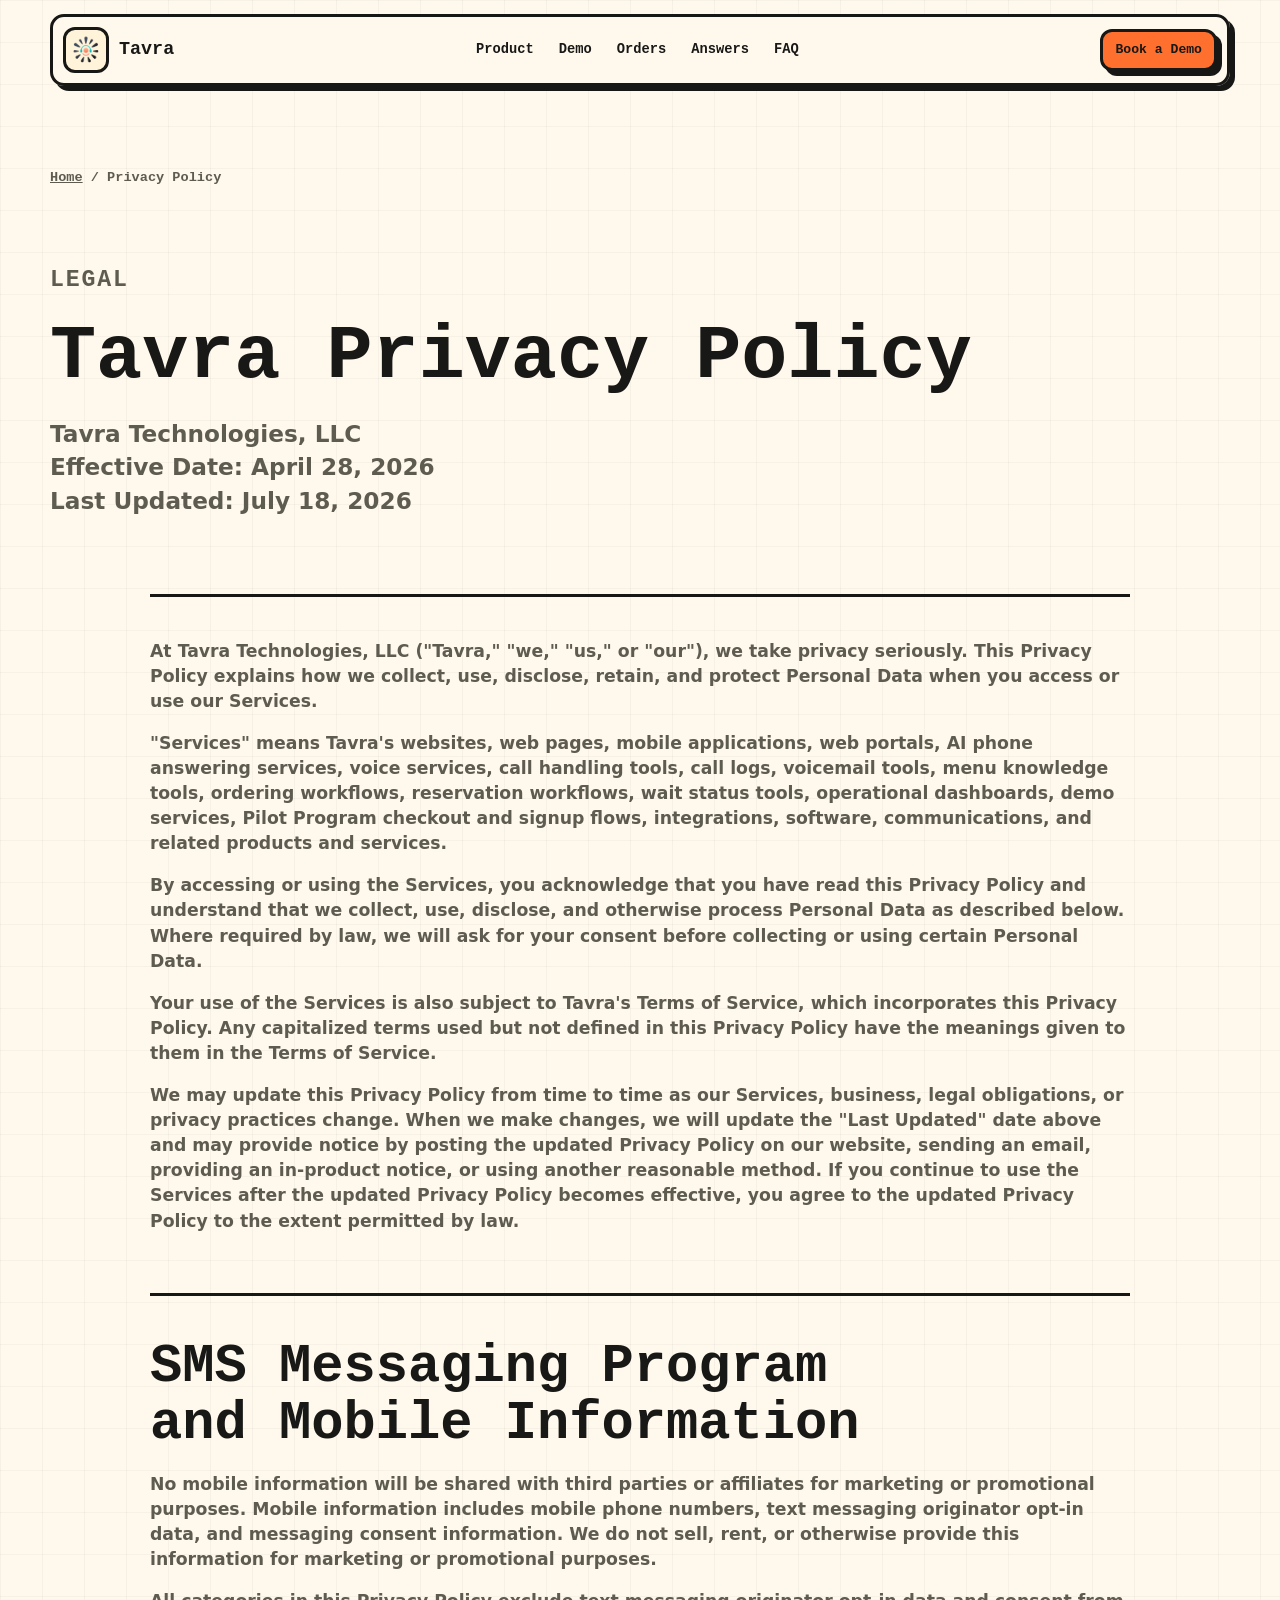
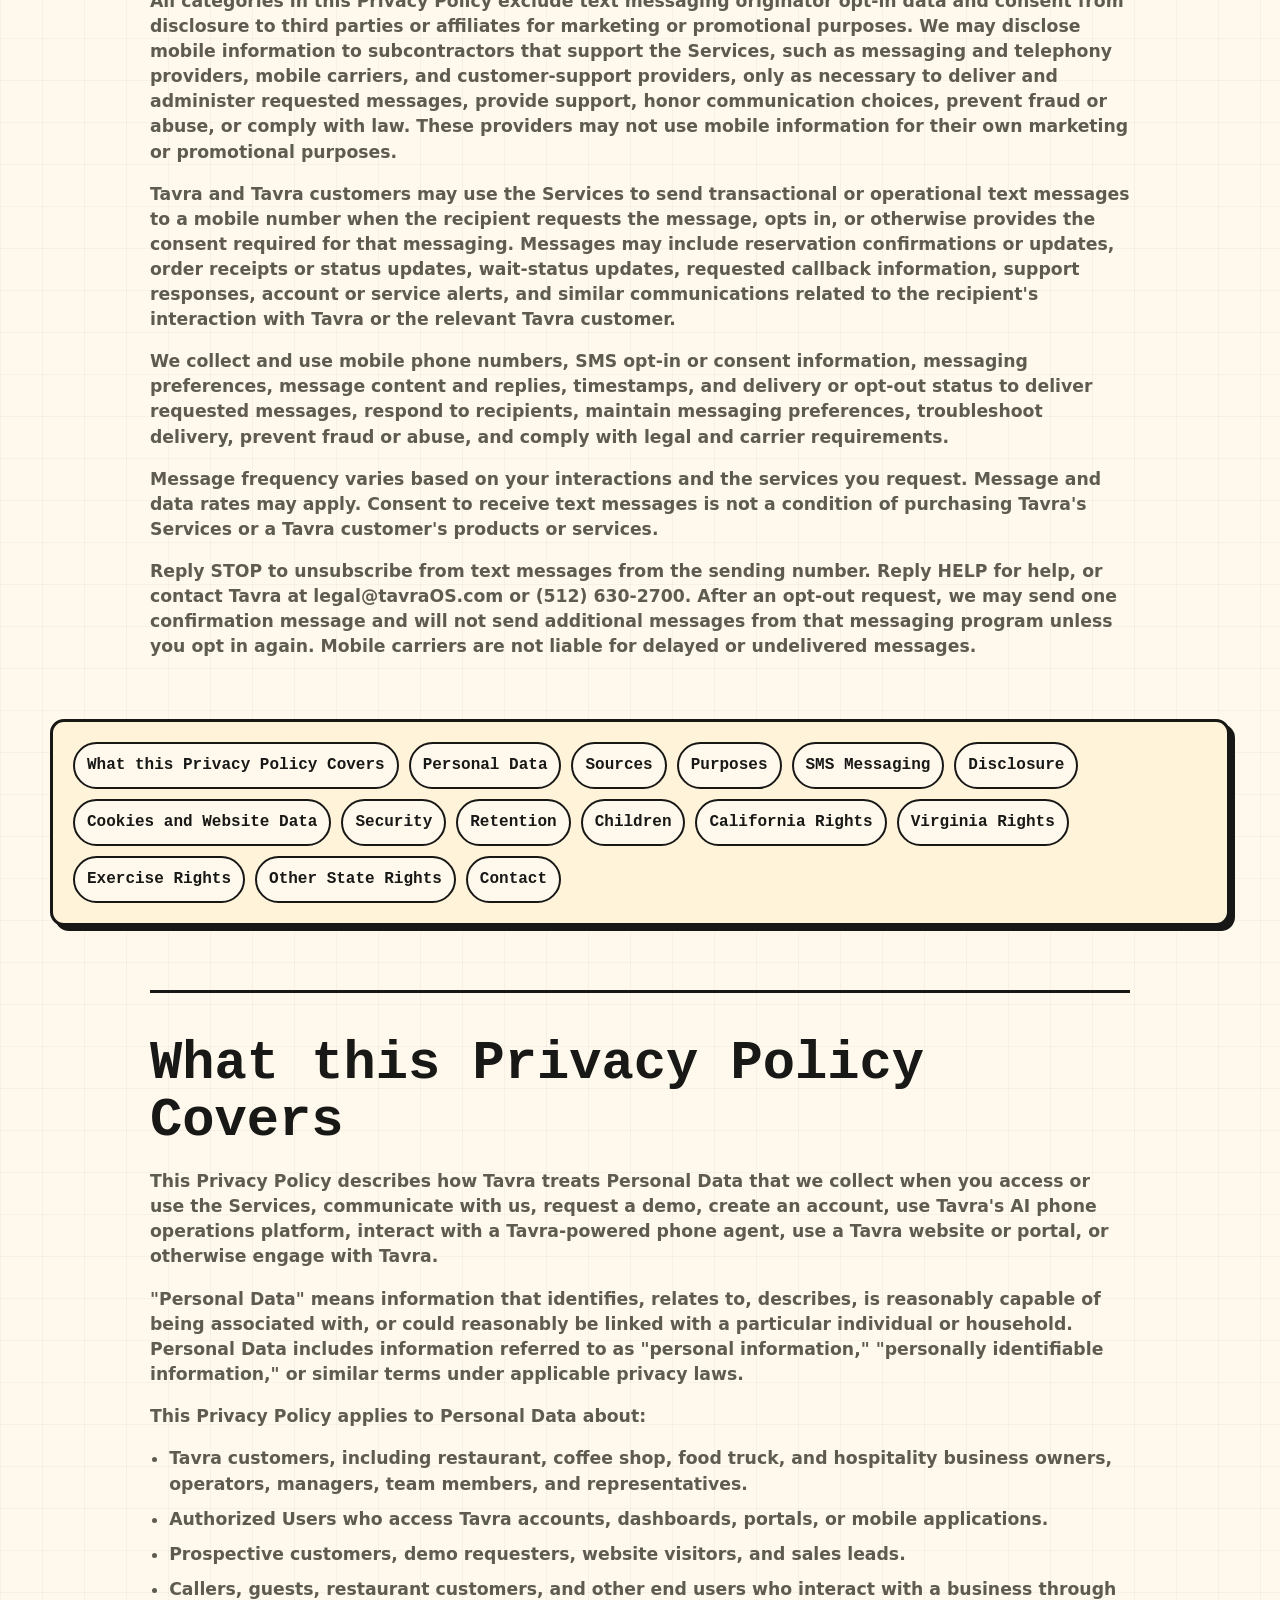
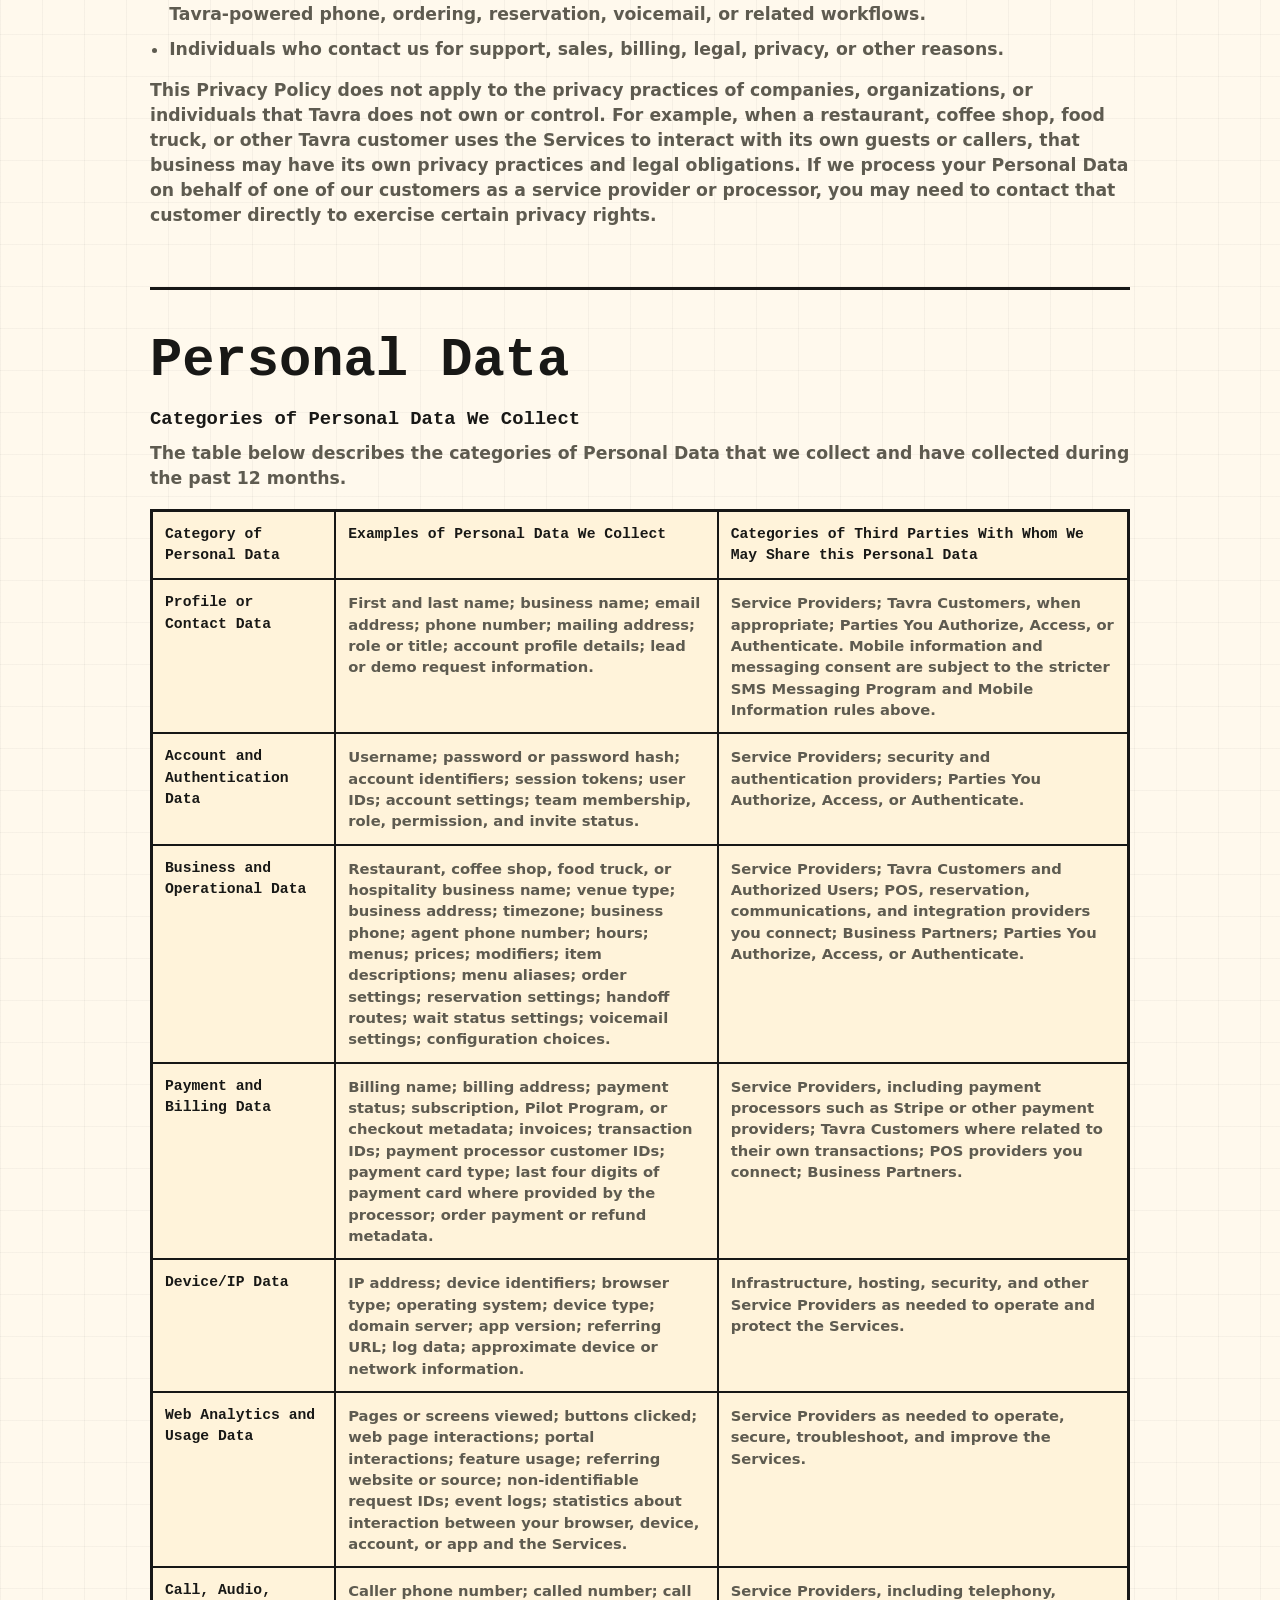
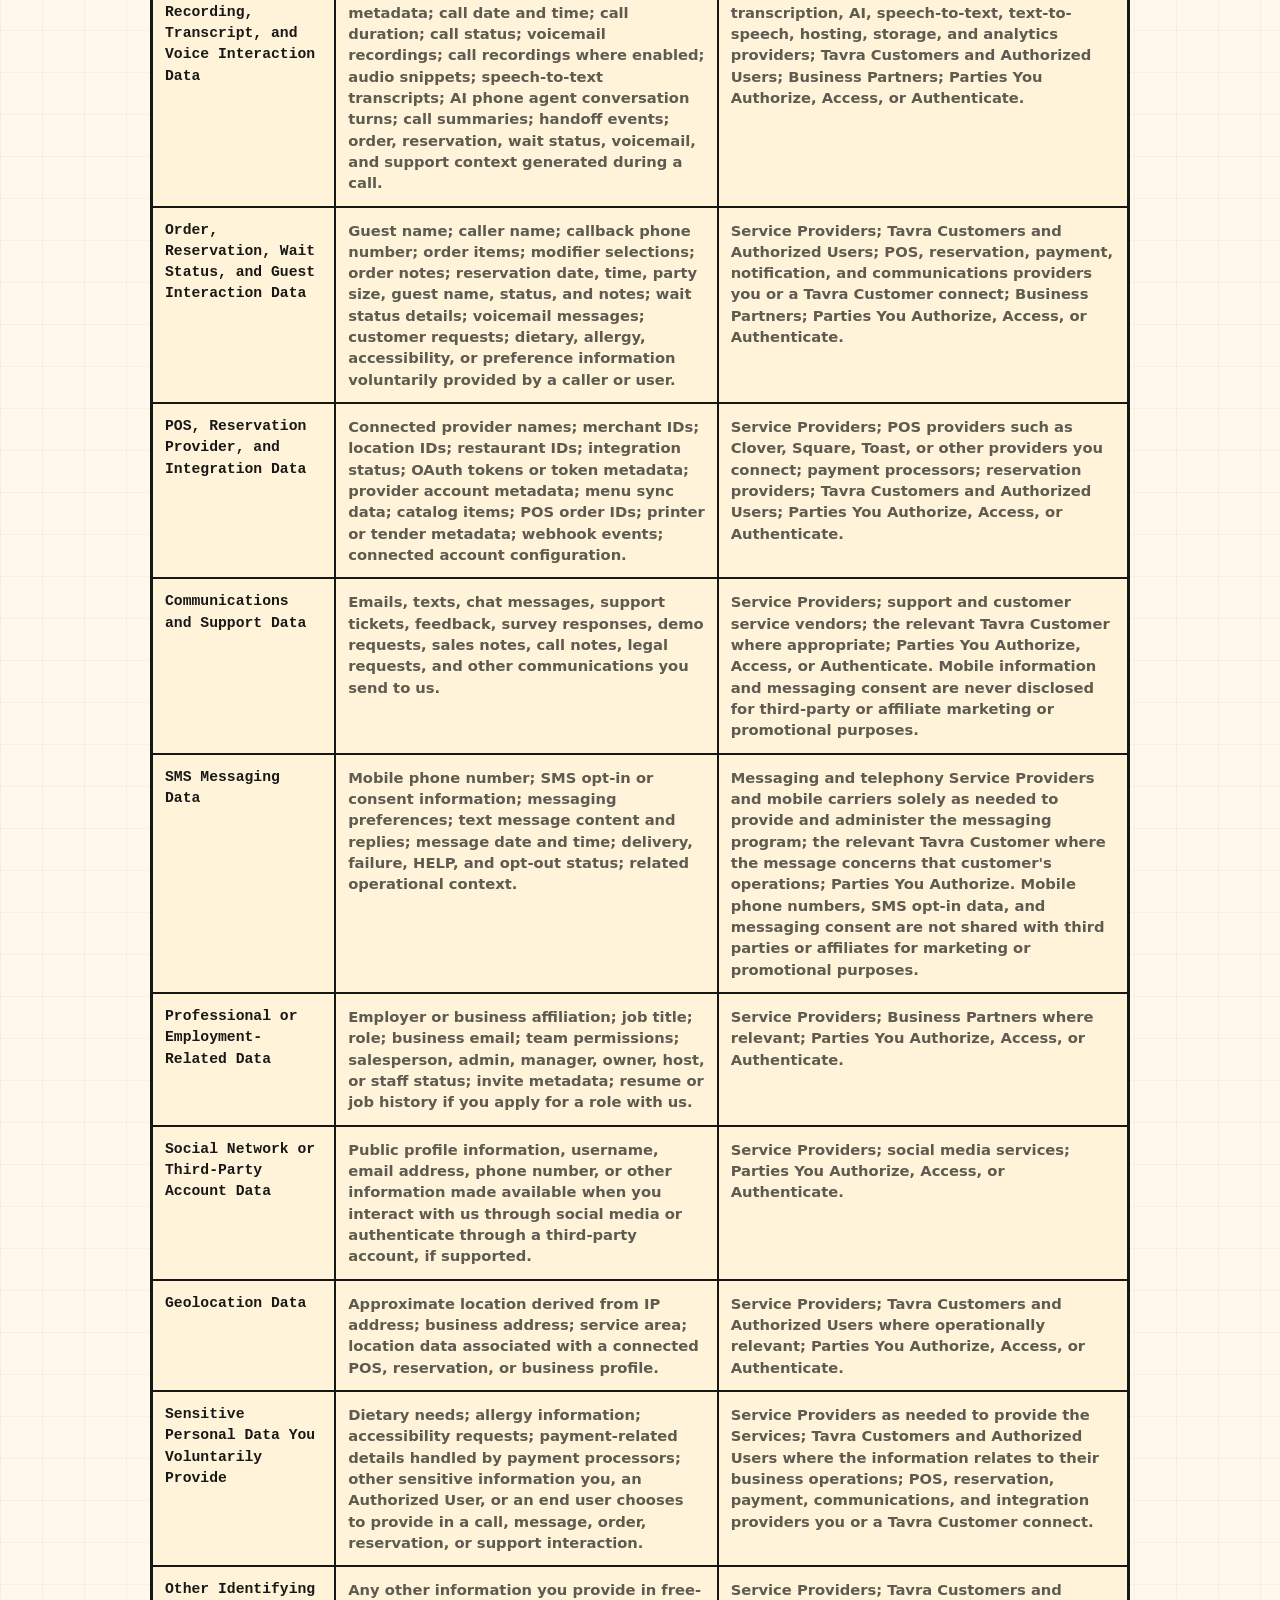
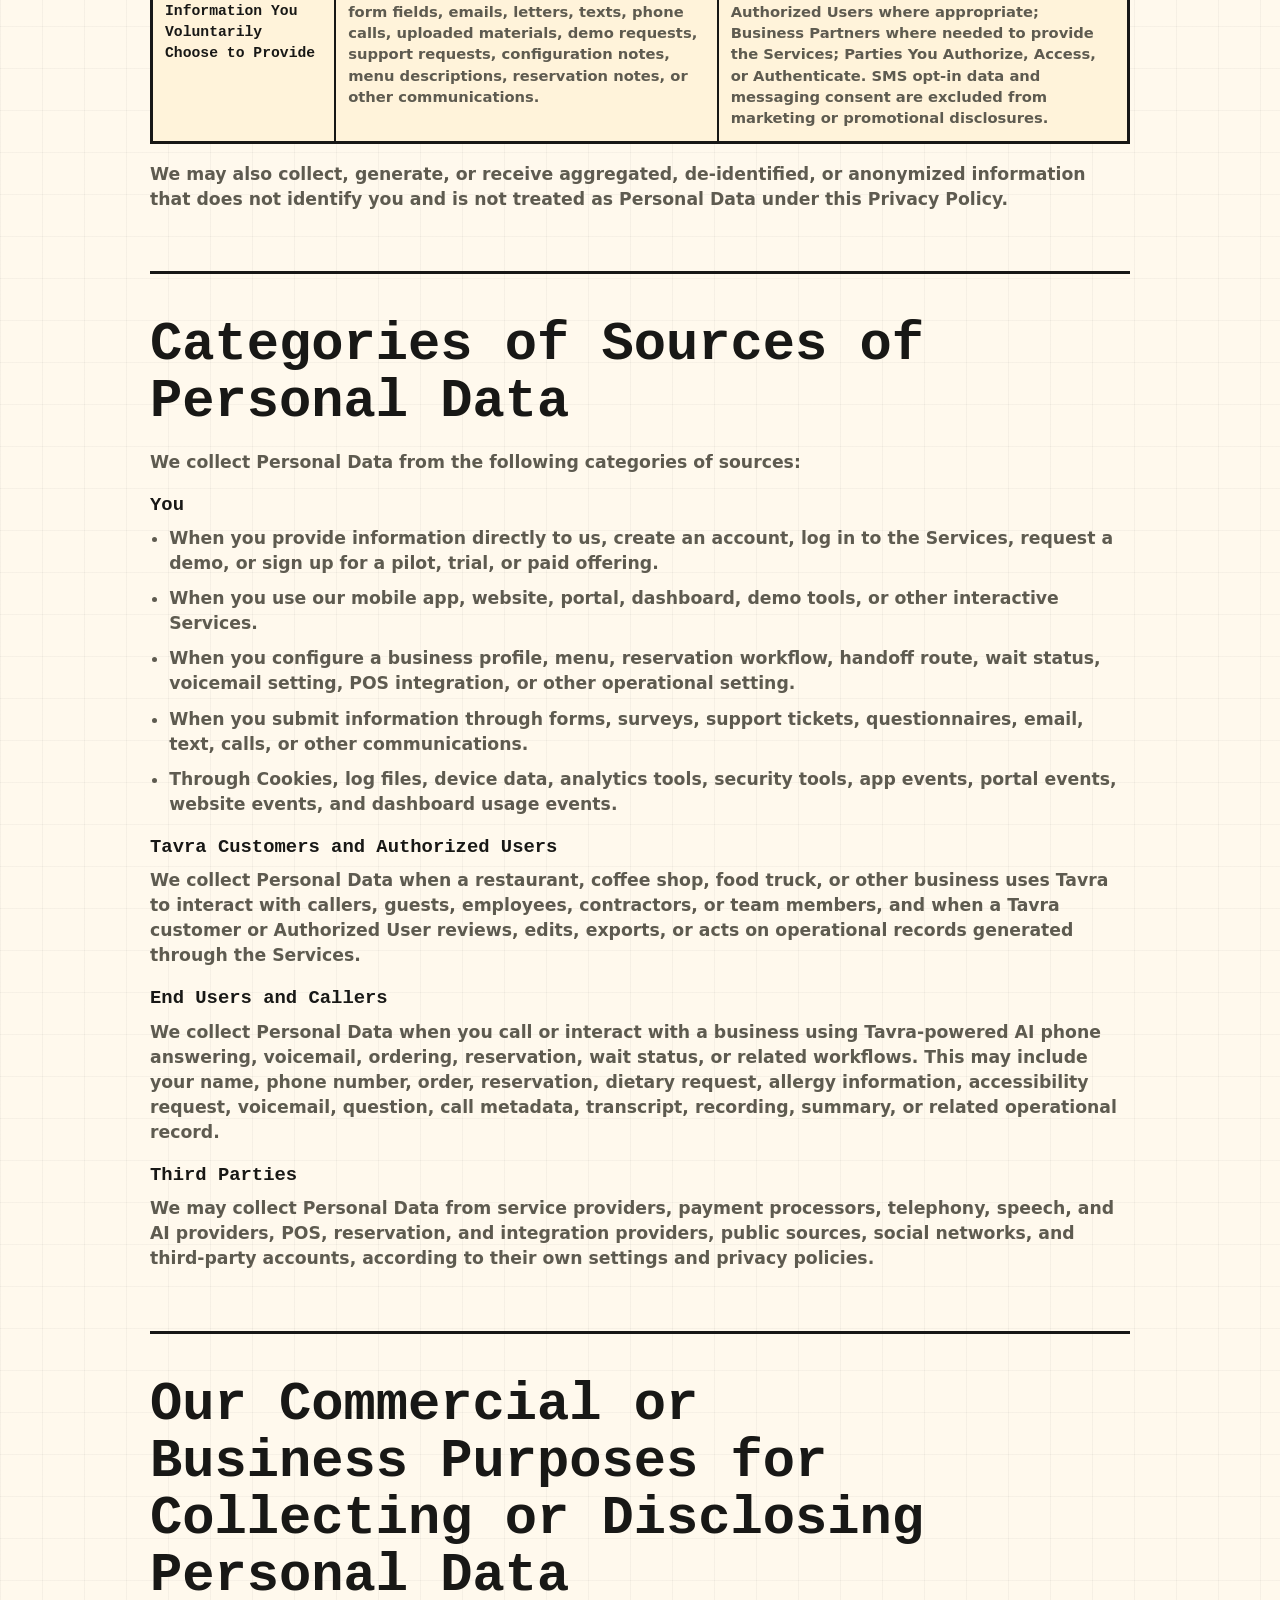
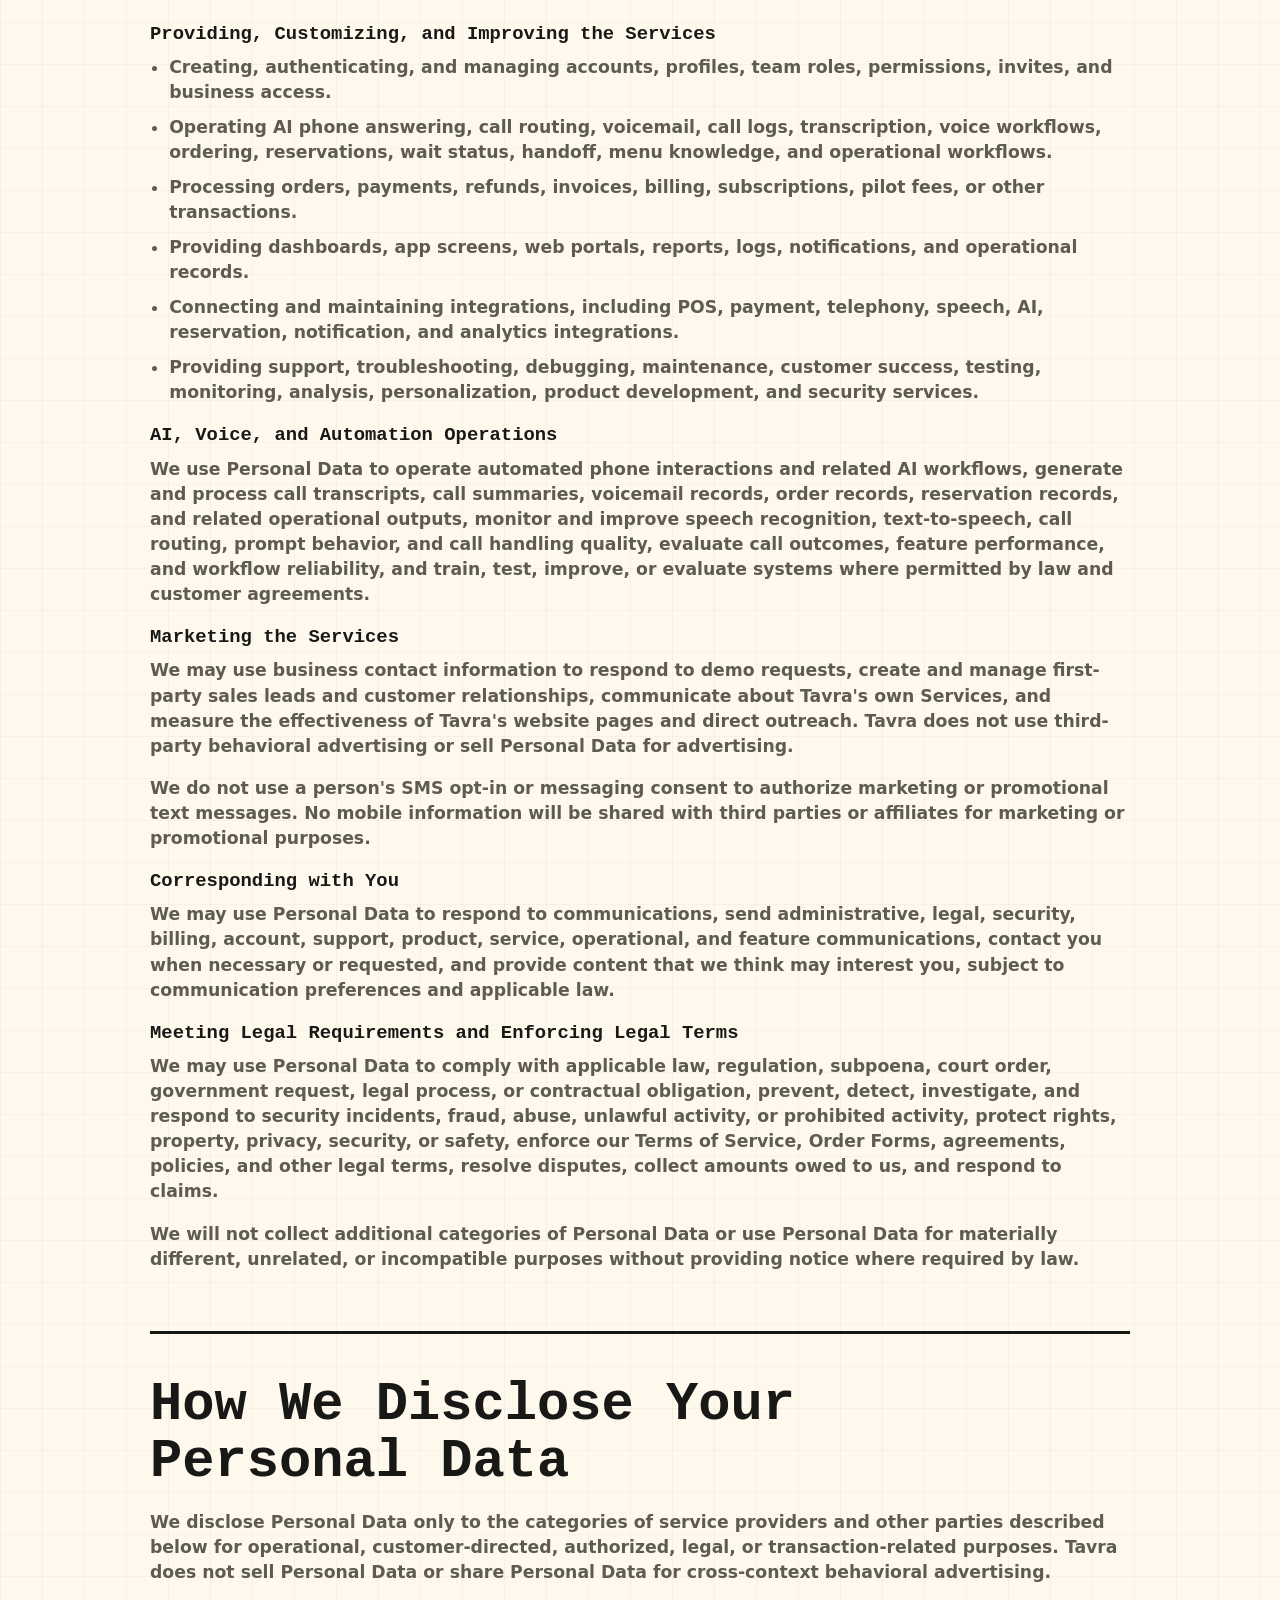
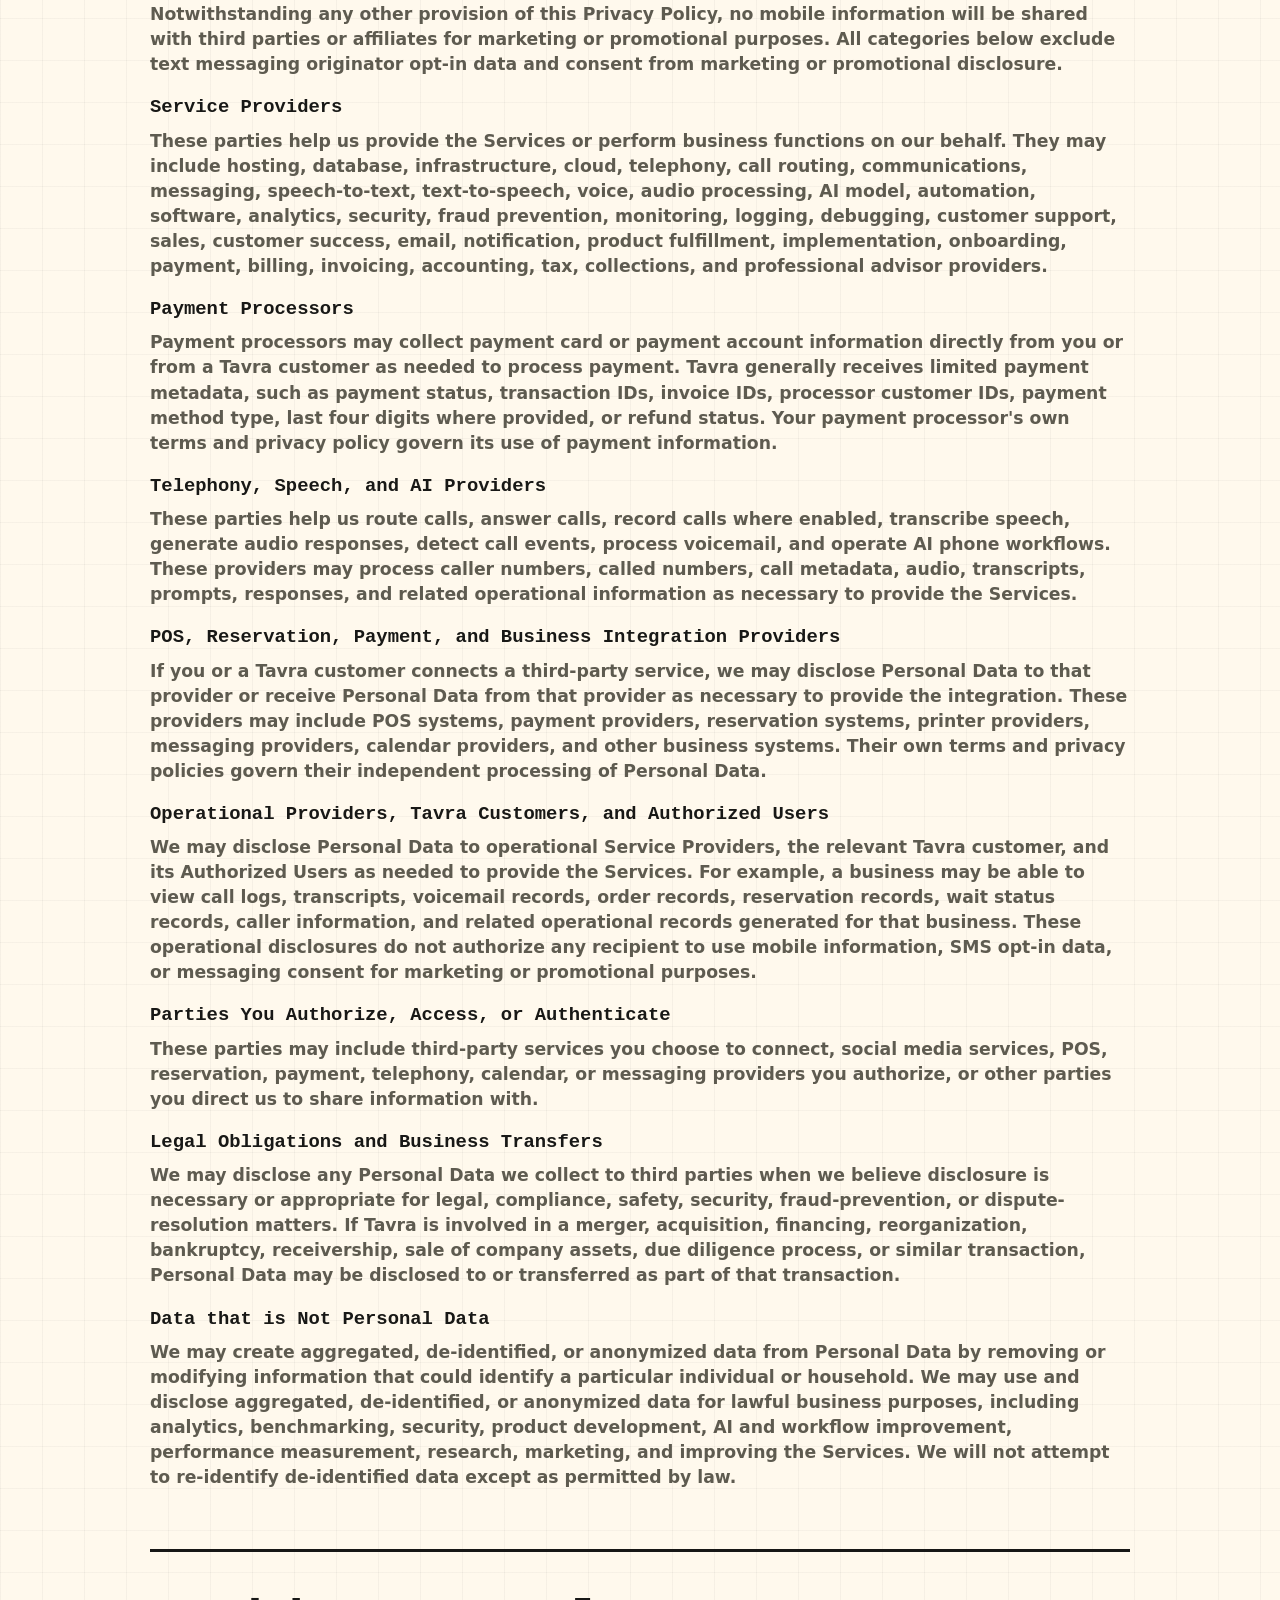
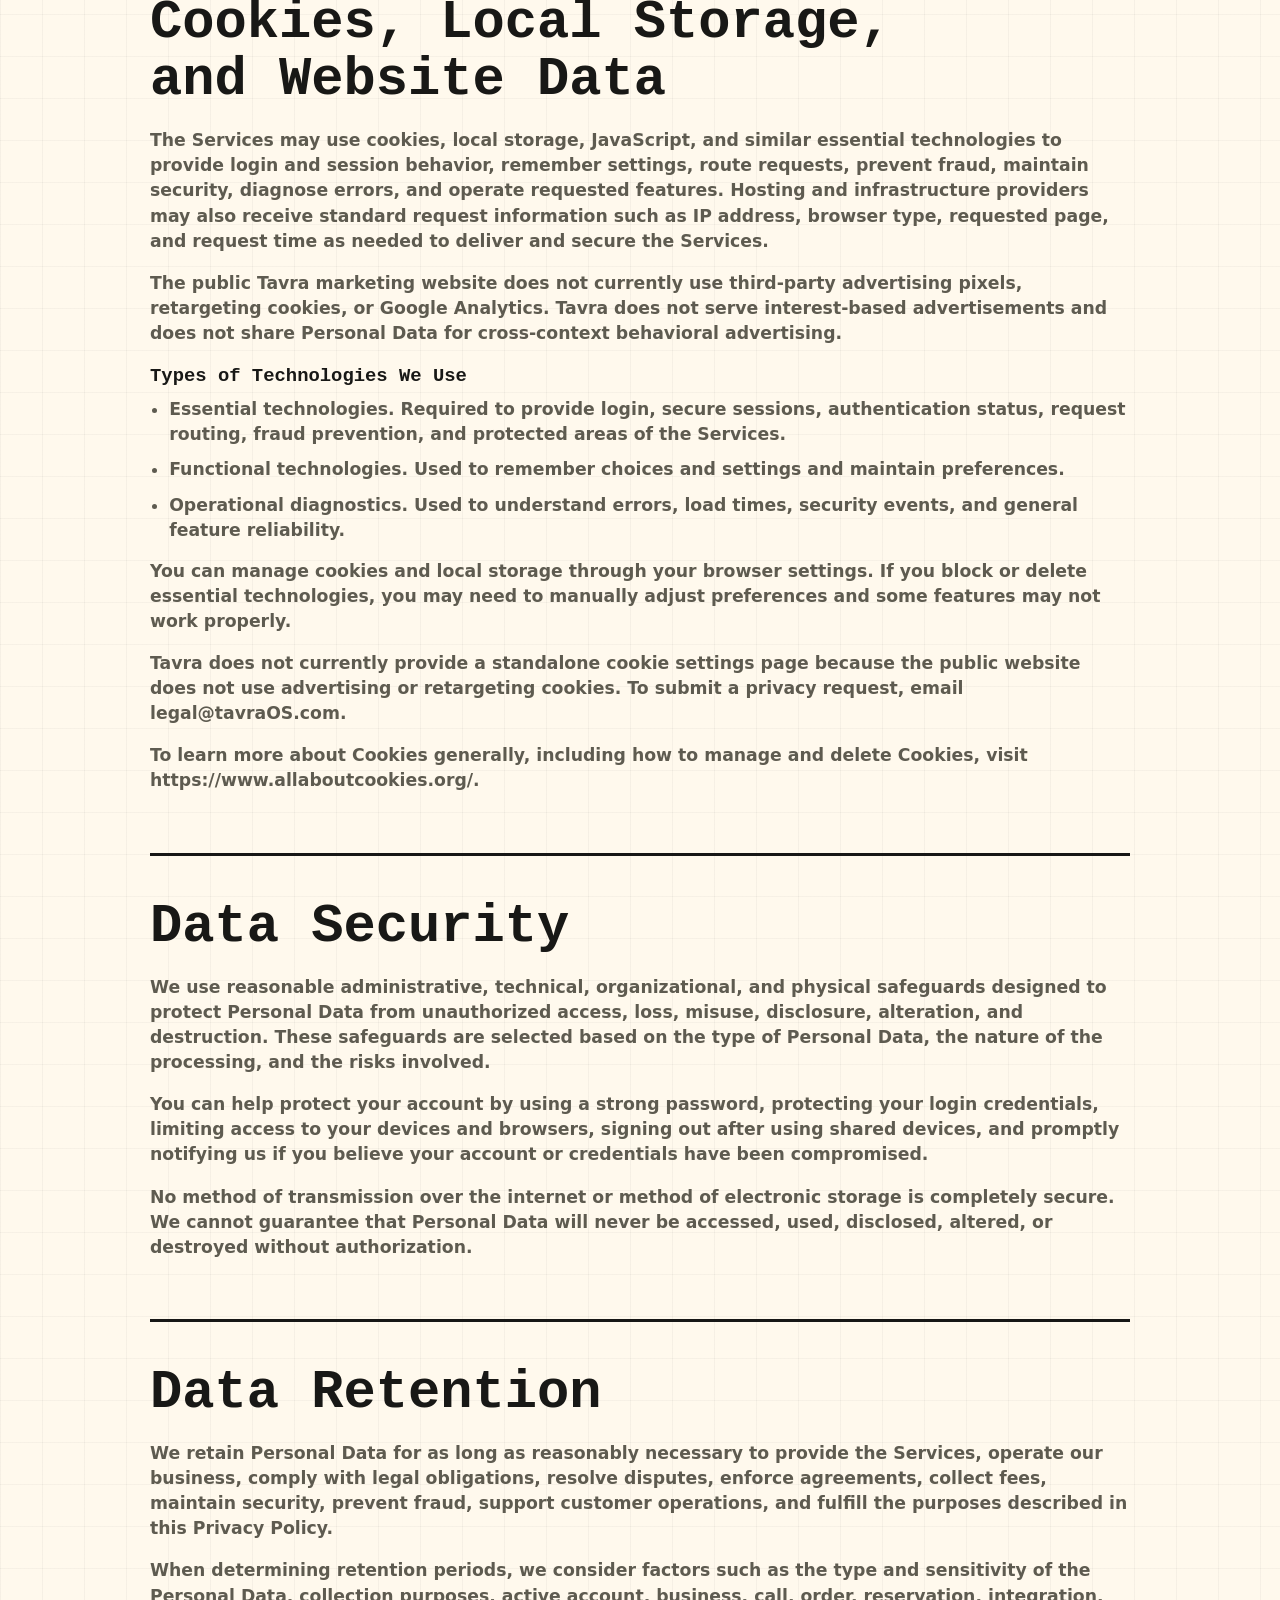
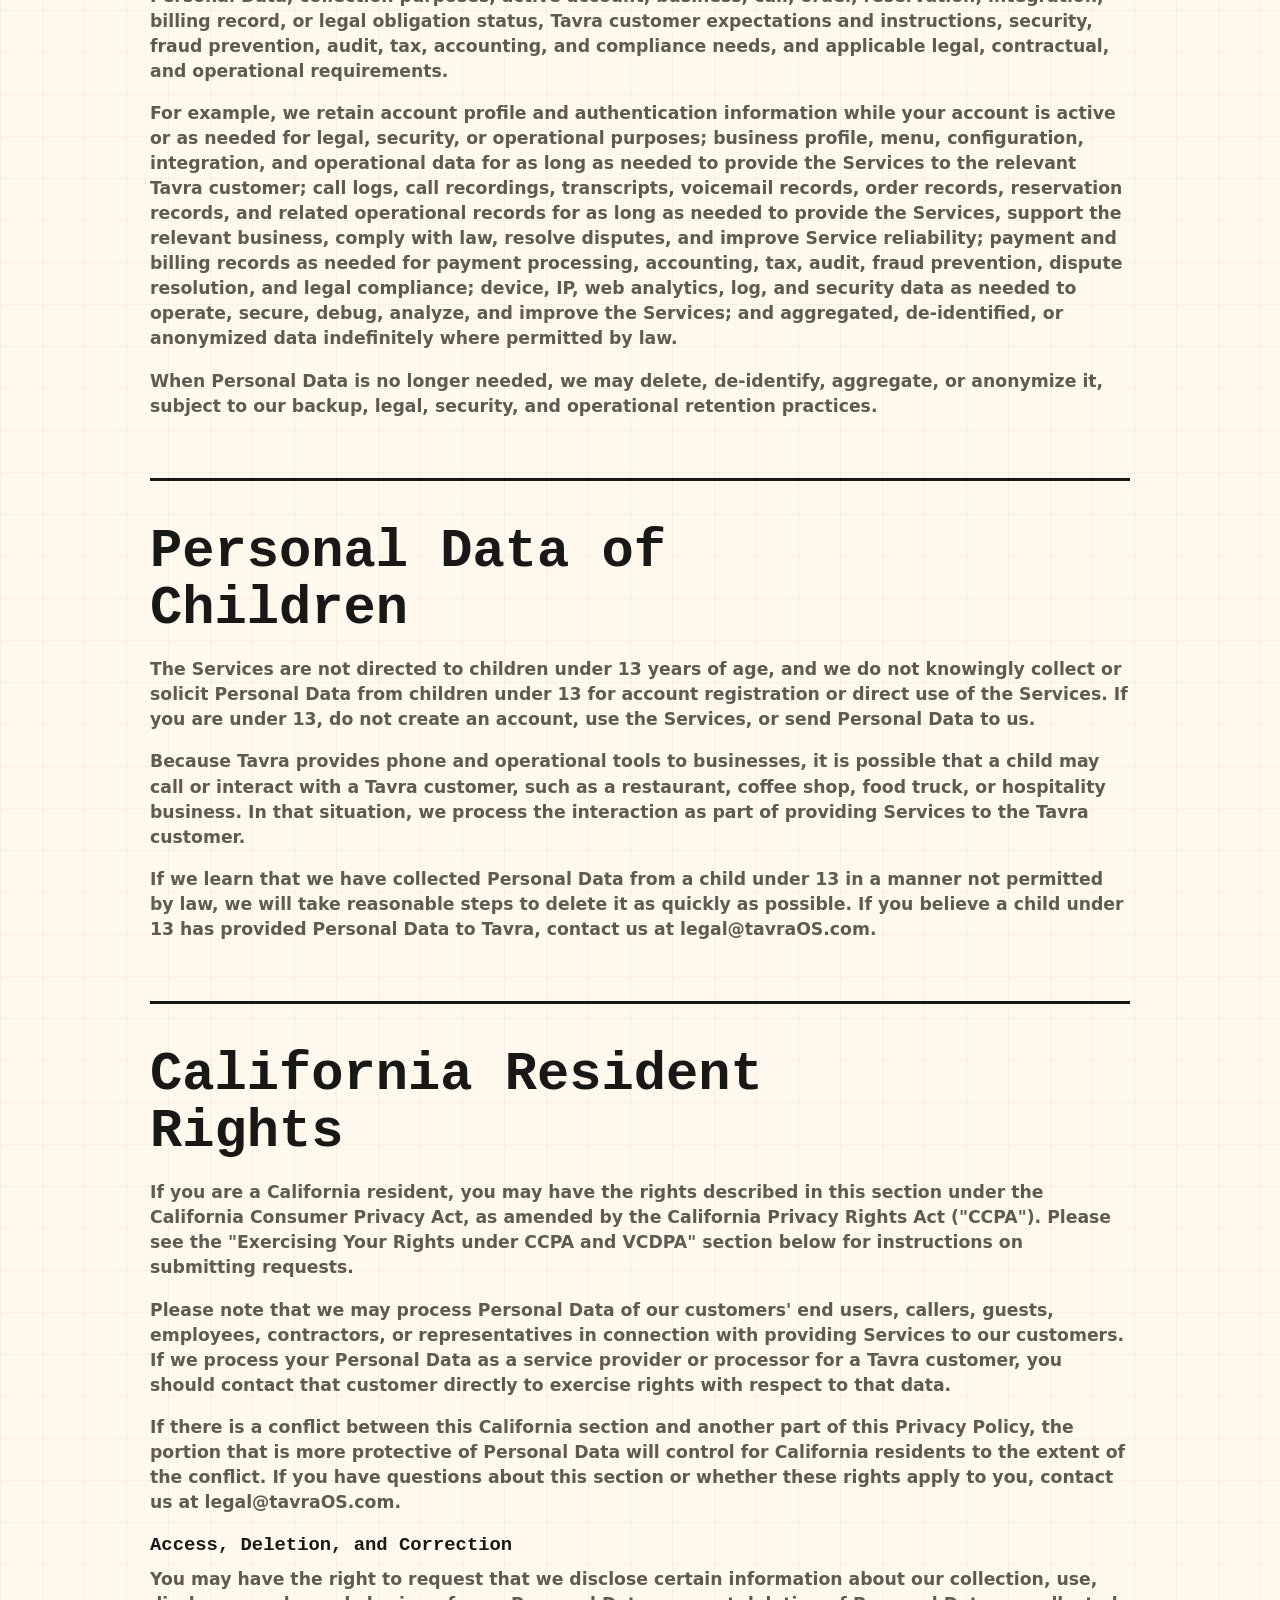
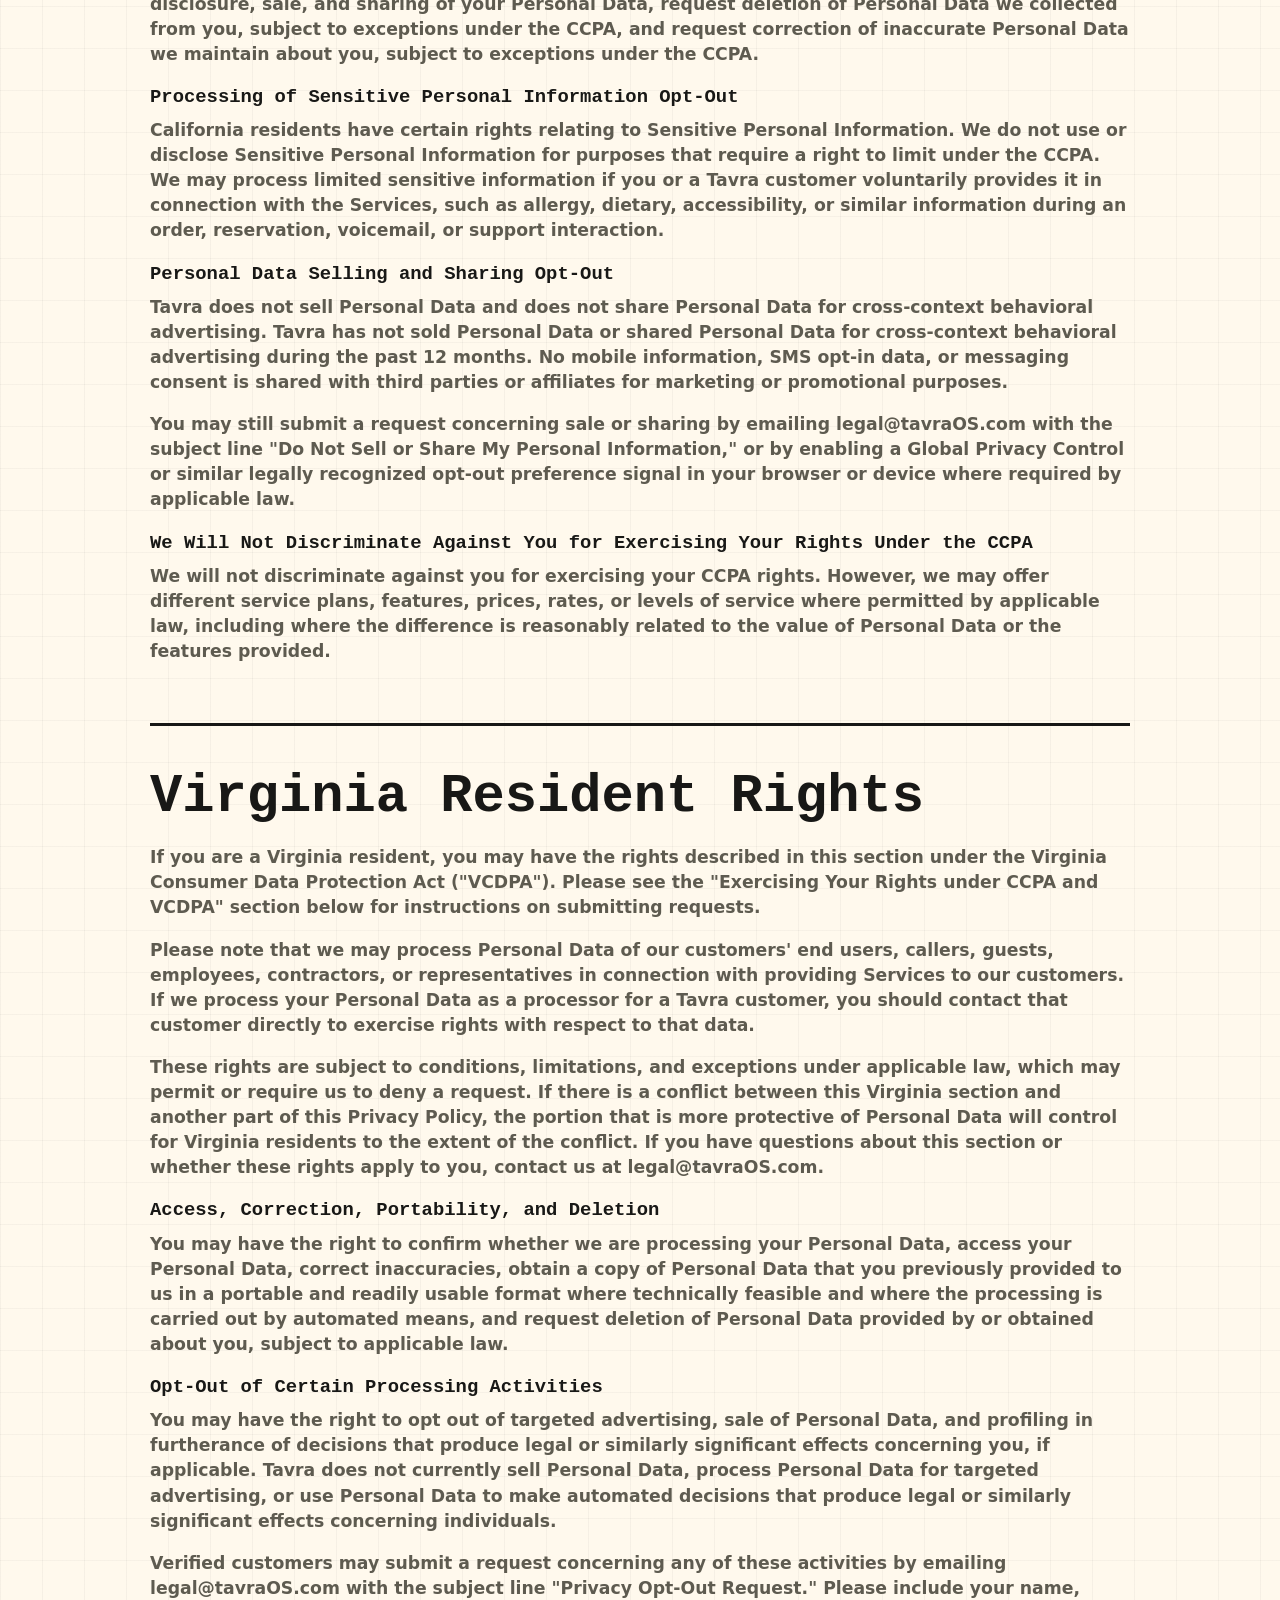
<file: legal/privacy/index.html>
<!doctype html>
<html lang="en">
  <head>
    <meta charset="utf-8">
    <meta name="viewport" content="width=device-width, initial-scale=1">
    <title>Tavra Privacy Policy | Tavra Technologies, LLC</title>
    <meta name="description" content="Privacy Policy for Tavra Technologies, LLC, including Tavra restaurant AI phone operations and SMS messaging services.">
    <link rel="canonical" href="https://www.tavraos.com/legal/privacy/">
    <meta property="og:title" content="Tavra Privacy Policy">
    <meta property="og:description" content="How Tavra Technologies, LLC collects, uses, discloses, retains, and protects Personal Data.">
    <meta property="og:type" content="website">
    <meta property="og:url" content="https://www.tavraos.com/legal/privacy/">
    <meta property="og:image" content="https://www.tavraos.com/assets/tavra-mascot-social-preview.png">
    <meta name="twitter:card" content="summary_large_image">
    <link rel="icon" href="/favicon.png" sizes="192x192" type="image/png">
    <link rel="icon" href="/favicon-48.png" sizes="48x48" type="image/png">
    <link rel="apple-touch-icon" href="/apple-touch-icon.png">
    <link rel="manifest" href="/site.webmanifest">
    <link rel="stylesheet" href="../../styles.css?v=legal-privacy-v1">
    <script type="application/ld+json">
      {
        "@context": "https://schema.org",
        "@graph": [
          {
            "@type": "WebPage",
            "@id": "https://www.tavraos.com/legal/privacy/#webpage",
            "url": "https://www.tavraos.com/legal/privacy/",
            "name": "Tavra Privacy Policy",
            "description": "Privacy Policy for Tavra Technologies, LLC, including SMS messaging privacy and consent practices."
          },
          {
            "@type": "BreadcrumbList",
            "itemListElement": [
              { "@type": "ListItem", "position": 1, "name": "Home", "item": "https://www.tavraos.com/" },
              { "@type": "ListItem", "position": 2, "name": "Privacy Policy", "item": "https://www.tavraos.com/legal/privacy/" }
            ]
          }
        ]
      }
    </script>
  </head>
  <body class="seo-page">
    <header class="site-header">
      <a class="wordmark" href="../../" aria-label="Tavra home"><span class="logo-tile"><img src="../../assets/Tavra05_glyph_black2.png" alt="" width="44" height="44"></span><span>Tavra</span></a>
      <nav class="site-nav" aria-label="Primary navigation"><a href="../../#product">Product</a><a href="../../#demo">Demo</a><a href="../../#orders">Orders</a><a href="../../#answers">Answers</a><a href="../../faq/">FAQ</a></nav>
      <div class="header-actions"><a class="button button-small button-orange" href="../../#contact">Book a Demo</a></div>
    </header>

    <main class="seo-main legal-document">
      <div class="seo-breadcrumbs"><a href="../../">Home</a> / Privacy Policy</div>
      <section class="seo-hero">
        <p class="eyebrow">Legal</p>
        <h1>Tavra Privacy Policy</h1>
        <p>Tavra Technologies, LLC<br>Effective Date: April 28, 2026<br>Last Updated: July 18, 2026</p>
      </section>

      <section class="seo-section legal-section">
        <p>At Tavra Technologies, LLC ("Tavra," "we," "us," or "our"), we take privacy seriously. This Privacy Policy explains how we collect, use, disclose, retain, and protect Personal Data when you access or use our Services.</p>
        <p>"Services" means Tavra's websites, web pages, mobile applications, web portals, AI phone answering services, voice services, call handling tools, call logs, voicemail tools, menu knowledge tools, ordering workflows, reservation workflows, wait status tools, operational dashboards, demo services, Pilot Program checkout and signup flows, integrations, software, communications, and related products and services.</p>
        <p>By accessing or using the Services, you acknowledge that you have read this Privacy Policy and understand that we collect, use, disclose, and otherwise process Personal Data as described below. Where required by law, we will ask for your consent before collecting or using certain Personal Data.</p>
        <p>Your use of the Services is also subject to Tavra's <a href="../terms/">Terms of Service</a>, which incorporates this Privacy Policy. Any capitalized terms used but not defined in this Privacy Policy have the meanings given to them in the Terms of Service.</p>
        <p>We may update this Privacy Policy from time to time as our Services, business, legal obligations, or privacy practices change. When we make changes, we will update the "Last Updated" date above and may provide notice by posting the updated Privacy Policy on our website, sending an email, providing an in-product notice, or using another reasonable method. If you continue to use the Services after the updated Privacy Policy becomes effective, you agree to the updated Privacy Policy to the extent permitted by law.</p>
      </section>

      <section class="seo-section legal-section" id="sms-messaging">
        <h2>SMS Messaging Program and Mobile Information</h2>
        <p><strong>No mobile information will be shared with third parties or affiliates for marketing or promotional purposes. Mobile information includes mobile phone numbers, text messaging originator opt-in data, and messaging consent information. We do not sell, rent, or otherwise provide this information for marketing or promotional purposes.</strong></p>
        <p>All categories in this Privacy Policy exclude text messaging originator opt-in data and consent from disclosure to third parties or affiliates for marketing or promotional purposes. We may disclose mobile information to subcontractors that support the Services, such as messaging and telephony providers, mobile carriers, and customer-support providers, only as necessary to deliver and administer requested messages, provide support, honor communication choices, prevent fraud or abuse, or comply with law. These providers may not use mobile information for their own marketing or promotional purposes.</p>
        <p>Tavra and Tavra customers may use the Services to send transactional or operational text messages to a mobile number when the recipient requests the message, opts in, or otherwise provides the consent required for that messaging. Messages may include reservation confirmations or updates, order receipts or status updates, wait-status updates, requested callback information, support responses, account or service alerts, and similar communications related to the recipient's interaction with Tavra or the relevant Tavra customer.</p>
        <p>We collect and use mobile phone numbers, SMS opt-in or consent information, messaging preferences, message content and replies, timestamps, and delivery or opt-out status to deliver requested messages, respond to recipients, maintain messaging preferences, troubleshoot delivery, prevent fraud or abuse, and comply with legal and carrier requirements.</p>
        <p>Message frequency varies based on your interactions and the services you request. Message and data rates may apply. Consent to receive text messages is not a condition of purchasing Tavra's Services or a Tavra customer's products or services.</p>
        <p>Reply <strong>STOP</strong> to unsubscribe from text messages from the sending number. Reply <strong>HELP</strong> for help, or contact Tavra at <a href="mailto:wes@tavraOS.com">legal@tavraOS.com</a> or <a href="tel:+15126302700">(512) 630-2700</a>. After an opt-out request, we may send one confirmation message and will not send additional messages from that messaging program unless you opt in again. Mobile carriers are not liable for delayed or undelivered messages.</p>
      </section>

      <nav class="seo-links legal-toc" aria-label="Privacy Policy table of contents">
        <a href="#scope">What this Privacy Policy Covers</a>
        <a href="#personal-data">Personal Data</a>
        <a href="#sources">Sources</a>
        <a href="#purposes">Purposes</a>
        <a href="#sms-messaging">SMS Messaging</a>
        <a href="#disclosure">Disclosure</a>
        <a href="#tracking">Cookies and Website Data</a>
        <a href="#security">Security</a>
        <a href="#retention">Retention</a>
        <a href="#children">Children</a>
        <a href="#california">California Rights</a>
        <a href="#virginia">Virginia Rights</a>
        <a href="#requests">Exercise Rights</a>
        <a href="#other-rights">Other State Rights</a>
        <a href="#contact">Contact</a>
      </nav>

      <section class="seo-section legal-section" id="scope">
        <h2>What this Privacy Policy Covers</h2>
        <p>This Privacy Policy describes how Tavra treats Personal Data that we collect when you access or use the Services, communicate with us, request a demo, create an account, use Tavra's AI phone operations platform, interact with a Tavra-powered phone agent, use a Tavra website or portal, or otherwise engage with Tavra.</p>
        <p>"Personal Data" means information that identifies, relates to, describes, is reasonably capable of being associated with, or could reasonably be linked with a particular individual or household. Personal Data includes information referred to as "personal information," "personally identifiable information," or similar terms under applicable privacy laws.</p>
        <p>This Privacy Policy applies to Personal Data about:</p>
        <ul>
          <li>Tavra customers, including restaurant, coffee shop, food truck, and hospitality business owners, operators, managers, team members, and representatives.</li>
          <li>Authorized Users who access Tavra accounts, dashboards, portals, or mobile applications.</li>
          <li>Prospective customers, demo requesters, website visitors, and sales leads.</li>
          <li>Callers, guests, restaurant customers, and other end users who interact with a business through Tavra-powered phone, ordering, reservation, voicemail, or related workflows.</li>
          <li>Individuals who contact us for support, sales, billing, legal, privacy, or other reasons.</li>
        </ul>
        <p>This Privacy Policy does not apply to the privacy practices of companies, organizations, or individuals that Tavra does not own or control. For example, when a restaurant, coffee shop, food truck, or other Tavra customer uses the Services to interact with its own guests or callers, that business may have its own privacy practices and legal obligations. If we process your Personal Data on behalf of one of our customers as a service provider or processor, you may need to contact that customer directly to exercise certain privacy rights.</p>
      </section>

      <section class="seo-section legal-section" id="personal-data">
        <h2>Personal Data</h2>
        <h3>Categories of Personal Data We Collect</h3>
        <p>The table below describes the categories of Personal Data that we collect and have collected during the past 12 months.</p>
        <div class="legal-table-wrap">
          <table class="legal-table">
            <thead>
              <tr>
                <th>Category of Personal Data</th>
                <th>Examples of Personal Data We Collect</th>
                <th>Categories of Third Parties With Whom We May Share this Personal Data</th>
              </tr>
            </thead>
            <tbody>
              <tr><th>Profile or Contact Data</th><td>First and last name; business name; email address; phone number; mailing address; role or title; account profile details; lead or demo request information.</td><td>Service Providers; Tavra Customers, when appropriate; Parties You Authorize, Access, or Authenticate. Mobile information and messaging consent are subject to the stricter SMS Messaging Program and Mobile Information rules above.</td></tr>
              <tr><th>Account and Authentication Data</th><td>Username; password or password hash; account identifiers; session tokens; user IDs; account settings; team membership, role, permission, and invite status.</td><td>Service Providers; security and authentication providers; Parties You Authorize, Access, or Authenticate.</td></tr>
              <tr><th>Business and Operational Data</th><td>Restaurant, coffee shop, food truck, or hospitality business name; venue type; business address; timezone; business phone; agent phone number; hours; menus; prices; modifiers; item descriptions; menu aliases; order settings; reservation settings; handoff routes; wait status settings; voicemail settings; configuration choices.</td><td>Service Providers; Tavra Customers and Authorized Users; POS, reservation, communications, and integration providers you connect; Business Partners; Parties You Authorize, Access, or Authenticate.</td></tr>
              <tr><th>Payment and Billing Data</th><td>Billing name; billing address; payment status; subscription, Pilot Program, or checkout metadata; invoices; transaction IDs; payment processor customer IDs; payment card type; last four digits of payment card where provided by the processor; order payment or refund metadata.</td><td>Service Providers, including payment processors such as Stripe or other payment providers; Tavra Customers where related to their own transactions; POS providers you connect; Business Partners.</td></tr>
              <tr><th>Device/IP Data</th><td>IP address; device identifiers; browser type; operating system; device type; domain server; app version; referring URL; log data; approximate device or network information.</td><td>Infrastructure, hosting, security, and other Service Providers as needed to operate and protect the Services.</td></tr>
              <tr><th>Web Analytics and Usage Data</th><td>Pages or screens viewed; buttons clicked; web page interactions; portal interactions; feature usage; referring website or source; non-identifiable request IDs; event logs; statistics about interaction between your browser, device, account, or app and the Services.</td><td>Service Providers as needed to operate, secure, troubleshoot, and improve the Services.</td></tr>
              <tr><th>Call, Audio, Recording, Transcript, and Voice Interaction Data</th><td>Caller phone number; called number; call metadata; call date and time; call duration; call status; voicemail recordings; call recordings where enabled; audio snippets; speech-to-text transcripts; AI phone agent conversation turns; call summaries; handoff events; order, reservation, wait status, voicemail, and support context generated during a call.</td><td>Service Providers, including telephony, transcription, AI, speech-to-text, text-to-speech, hosting, storage, and analytics providers; Tavra Customers and Authorized Users; Business Partners; Parties You Authorize, Access, or Authenticate.</td></tr>
              <tr><th>Order, Reservation, Wait Status, and Guest Interaction Data</th><td>Guest name; caller name; callback phone number; order items; modifier selections; order notes; reservation date, time, party size, guest name, status, and notes; wait status details; voicemail messages; customer requests; dietary, allergy, accessibility, or preference information voluntarily provided by a caller or user.</td><td>Service Providers; Tavra Customers and Authorized Users; POS, reservation, payment, notification, and communications providers you or a Tavra Customer connect; Business Partners; Parties You Authorize, Access, or Authenticate.</td></tr>
              <tr><th>POS, Reservation Provider, and Integration Data</th><td>Connected provider names; merchant IDs; location IDs; restaurant IDs; integration status; OAuth tokens or token metadata; provider account metadata; menu sync data; catalog items; POS order IDs; printer or tender metadata; webhook events; connected account configuration.</td><td>Service Providers; POS providers such as Clover, Square, Toast, or other providers you connect; payment processors; reservation providers; Tavra Customers and Authorized Users; Parties You Authorize, Access, or Authenticate.</td></tr>
              <tr><th>Communications and Support Data</th><td>Emails, texts, chat messages, support tickets, feedback, survey responses, demo requests, sales notes, call notes, legal requests, and other communications you send to us.</td><td>Service Providers; support and customer service vendors; the relevant Tavra Customer where appropriate; Parties You Authorize, Access, or Authenticate. Mobile information and messaging consent are never disclosed for third-party or affiliate marketing or promotional purposes.</td></tr>
              <tr><th>SMS Messaging Data</th><td>Mobile phone number; SMS opt-in or consent information; messaging preferences; text message content and replies; message date and time; delivery, failure, HELP, and opt-out status; related operational context.</td><td>Messaging and telephony Service Providers and mobile carriers solely as needed to provide and administer the messaging program; the relevant Tavra Customer where the message concerns that customer's operations; Parties You Authorize. Mobile phone numbers, SMS opt-in data, and messaging consent are not shared with third parties or affiliates for marketing or promotional purposes.</td></tr>
              <tr><th>Professional or Employment-Related Data</th><td>Employer or business affiliation; job title; role; business email; team permissions; salesperson, admin, manager, owner, host, or staff status; invite metadata; resume or job history if you apply for a role with us.</td><td>Service Providers; Business Partners where relevant; Parties You Authorize, Access, or Authenticate.</td></tr>
              <tr><th>Social Network or Third-Party Account Data</th><td>Public profile information, username, email address, phone number, or other information made available when you interact with us through social media or authenticate through a third-party account, if supported.</td><td>Service Providers; social media services; Parties You Authorize, Access, or Authenticate.</td></tr>
              <tr><th>Geolocation Data</th><td>Approximate location derived from IP address; business address; service area; location data associated with a connected POS, reservation, or business profile.</td><td>Service Providers; Tavra Customers and Authorized Users where operationally relevant; Parties You Authorize, Access, or Authenticate.</td></tr>
              <tr><th>Sensitive Personal Data You Voluntarily Provide</th><td>Dietary needs; allergy information; accessibility requests; payment-related details handled by payment processors; other sensitive information you, an Authorized User, or an end user chooses to provide in a call, message, order, reservation, or support interaction.</td><td>Service Providers as needed to provide the Services; Tavra Customers and Authorized Users where the information relates to their business operations; POS, reservation, payment, communications, and integration providers you or a Tavra Customer connect.</td></tr>
              <tr><th>Other Identifying Information You Voluntarily Choose to Provide</th><td>Any other information you provide in free-form fields, emails, letters, texts, phone calls, uploaded materials, demo requests, support requests, configuration notes, menu descriptions, reservation notes, or other communications.</td><td>Service Providers; Tavra Customers and Authorized Users where appropriate; Business Partners where needed to provide the Services; Parties You Authorize, Access, or Authenticate. SMS opt-in data and messaging consent are excluded from marketing or promotional disclosures.</td></tr>
            </tbody>
          </table>
        </div>
        <p>We may also collect, generate, or receive aggregated, de-identified, or anonymized information that does not identify you and is not treated as Personal Data under this Privacy Policy.</p>
      </section>

      <section class="seo-section legal-section" id="sources">
        <h2>Categories of Sources of Personal Data</h2>
        <p>We collect Personal Data from the following categories of sources:</p>
        <h3>You</h3>
        <ul>
          <li>When you provide information directly to us, create an account, log in to the Services, request a demo, or sign up for a pilot, trial, or paid offering.</li>
          <li>When you use our mobile app, website, portal, dashboard, demo tools, or other interactive Services.</li>
          <li>When you configure a business profile, menu, reservation workflow, handoff route, wait status, voicemail setting, POS integration, or other operational setting.</li>
          <li>When you submit information through forms, surveys, support tickets, questionnaires, email, text, calls, or other communications.</li>
          <li>Through Cookies, log files, device data, analytics tools, security tools, app events, portal events, website events, and dashboard usage events.</li>
        </ul>
        <h3>Tavra Customers and Authorized Users</h3>
        <p>We collect Personal Data when a restaurant, coffee shop, food truck, or other business uses Tavra to interact with callers, guests, employees, contractors, or team members, and when a Tavra customer or Authorized User reviews, edits, exports, or acts on operational records generated through the Services.</p>
        <h3>End Users and Callers</h3>
        <p>We collect Personal Data when you call or interact with a business using Tavra-powered AI phone answering, voicemail, ordering, reservation, wait status, or related workflows. This may include your name, phone number, order, reservation, dietary request, allergy information, accessibility request, voicemail, question, call metadata, transcript, recording, summary, or related operational record.</p>
        <h3>Third Parties</h3>
        <p>We may collect Personal Data from service providers, payment processors, telephony, speech, and AI providers, POS, reservation, and integration providers, public sources, social networks, and third-party accounts, according to their own settings and privacy policies.</p>
      </section>

      <section class="seo-section legal-section" id="purposes">
        <h2>Our Commercial or Business Purposes for Collecting or Disclosing Personal Data</h2>
        <h3>Providing, Customizing, and Improving the Services</h3>
        <ul>
          <li>Creating, authenticating, and managing accounts, profiles, team roles, permissions, invites, and business access.</li>
          <li>Operating AI phone answering, call routing, voicemail, call logs, transcription, voice workflows, ordering, reservations, wait status, handoff, menu knowledge, and operational workflows.</li>
          <li>Processing orders, payments, refunds, invoices, billing, subscriptions, pilot fees, or other transactions.</li>
          <li>Providing dashboards, app screens, web portals, reports, logs, notifications, and operational records.</li>
          <li>Connecting and maintaining integrations, including POS, payment, telephony, speech, AI, reservation, notification, and analytics integrations.</li>
          <li>Providing support, troubleshooting, debugging, maintenance, customer success, testing, monitoring, analysis, personalization, product development, and security services.</li>
        </ul>
        <h3>AI, Voice, and Automation Operations</h3>
        <p>We use Personal Data to operate automated phone interactions and related AI workflows, generate and process call transcripts, call summaries, voicemail records, order records, reservation records, and related operational outputs, monitor and improve speech recognition, text-to-speech, call routing, prompt behavior, and call handling quality, evaluate call outcomes, feature performance, and workflow reliability, and train, test, improve, or evaluate systems where permitted by law and customer agreements.</p>
        <h3>Marketing the Services</h3>
        <p>We may use business contact information to respond to demo requests, create and manage first-party sales leads and customer relationships, communicate about Tavra's own Services, and measure the effectiveness of Tavra's website pages and direct outreach. Tavra does not use third-party behavioral advertising or sell Personal Data for advertising.</p>
        <p>We do not use a person's SMS opt-in or messaging consent to authorize marketing or promotional text messages. No mobile information will be shared with third parties or affiliates for marketing or promotional purposes.</p>
        <h3>Corresponding with You</h3>
        <p>We may use Personal Data to respond to communications, send administrative, legal, security, billing, account, support, product, service, operational, and feature communications, contact you when necessary or requested, and provide content that we think may interest you, subject to communication preferences and applicable law.</p>
        <h3>Meeting Legal Requirements and Enforcing Legal Terms</h3>
        <p>We may use Personal Data to comply with applicable law, regulation, subpoena, court order, government request, legal process, or contractual obligation, prevent, detect, investigate, and respond to security incidents, fraud, abuse, unlawful activity, or prohibited activity, protect rights, property, privacy, security, or safety, enforce our Terms of Service, Order Forms, agreements, policies, and other legal terms, resolve disputes, collect amounts owed to us, and respond to claims.</p>
        <p>We will not collect additional categories of Personal Data or use Personal Data for materially different, unrelated, or incompatible purposes without providing notice where required by law.</p>
      </section>

      <section class="seo-section legal-section" id="disclosure">
        <h2>How We Disclose Your Personal Data</h2>
        <p>We disclose Personal Data only to the categories of service providers and other parties described below for operational, customer-directed, authorized, legal, or transaction-related purposes. Tavra does not sell Personal Data or share Personal Data for cross-context behavioral advertising.</p>
        <p>Notwithstanding any other provision of this Privacy Policy, no mobile information will be shared with third parties or affiliates for marketing or promotional purposes. All categories below exclude text messaging originator opt-in data and consent from marketing or promotional disclosure.</p>
        <h3>Service Providers</h3>
        <p>These parties help us provide the Services or perform business functions on our behalf. They may include hosting, database, infrastructure, cloud, telephony, call routing, communications, messaging, speech-to-text, text-to-speech, voice, audio processing, AI model, automation, software, analytics, security, fraud prevention, monitoring, logging, debugging, customer support, sales, customer success, email, notification, product fulfillment, implementation, onboarding, payment, billing, invoicing, accounting, tax, collections, and professional advisor providers.</p>
        <h3>Payment Processors</h3>
        <p>Payment processors may collect payment card or payment account information directly from you or from a Tavra customer as needed to process payment. Tavra generally receives limited payment metadata, such as payment status, transaction IDs, invoice IDs, processor customer IDs, payment method type, last four digits where provided, or refund status. Your payment processor's own terms and privacy policy govern its use of payment information.</p>
        <h3>Telephony, Speech, and AI Providers</h3>
        <p>These parties help us route calls, answer calls, record calls where enabled, transcribe speech, generate audio responses, detect call events, process voicemail, and operate AI phone workflows. These providers may process caller numbers, called numbers, call metadata, audio, transcripts, prompts, responses, and related operational information as necessary to provide the Services.</p>
        <h3>POS, Reservation, Payment, and Business Integration Providers</h3>
        <p>If you or a Tavra customer connects a third-party service, we may disclose Personal Data to that provider or receive Personal Data from that provider as necessary to provide the integration. These providers may include POS systems, payment providers, reservation systems, printer providers, messaging providers, calendar providers, and other business systems. Their own terms and privacy policies govern their independent processing of Personal Data.</p>
        <h3>Operational Providers, Tavra Customers, and Authorized Users</h3>
        <p>We may disclose Personal Data to operational Service Providers, the relevant Tavra customer, and its Authorized Users as needed to provide the Services. For example, a business may be able to view call logs, transcripts, voicemail records, order records, reservation records, wait status records, caller information, and related operational records generated for that business. These operational disclosures do not authorize any recipient to use mobile information, SMS opt-in data, or messaging consent for marketing or promotional purposes.</p>
        <h3>Parties You Authorize, Access, or Authenticate</h3>
        <p>These parties may include third-party services you choose to connect, social media services, POS, reservation, payment, telephony, calendar, or messaging providers you authorize, or other parties you direct us to share information with.</p>
        <h3>Legal Obligations and Business Transfers</h3>
        <p>We may disclose any Personal Data we collect to third parties when we believe disclosure is necessary or appropriate for legal, compliance, safety, security, fraud-prevention, or dispute-resolution matters. If Tavra is involved in a merger, acquisition, financing, reorganization, bankruptcy, receivership, sale of company assets, due diligence process, or similar transaction, Personal Data may be disclosed to or transferred as part of that transaction.</p>
        <h3>Data that is Not Personal Data</h3>
        <p>We may create aggregated, de-identified, or anonymized data from Personal Data by removing or modifying information that could identify a particular individual or household. We may use and disclose aggregated, de-identified, or anonymized data for lawful business purposes, including analytics, benchmarking, security, product development, AI and workflow improvement, performance measurement, research, marketing, and improving the Services. We will not attempt to re-identify de-identified data except as permitted by law.</p>
      </section>

      <section class="seo-section legal-section" id="tracking">
        <h2>Cookies, Local Storage, and Website Data</h2>
        <p>The Services may use cookies, local storage, JavaScript, and similar essential technologies to provide login and session behavior, remember settings, route requests, prevent fraud, maintain security, diagnose errors, and operate requested features. Hosting and infrastructure providers may also receive standard request information such as IP address, browser type, requested page, and request time as needed to deliver and secure the Services.</p>
        <p>The public Tavra marketing website does not currently use third-party advertising pixels, retargeting cookies, or Google Analytics. Tavra does not serve interest-based advertisements and does not share Personal Data for cross-context behavioral advertising.</p>
        <h3>Types of Technologies We Use</h3>
        <ul>
          <li><strong>Essential technologies.</strong> Required to provide login, secure sessions, authentication status, request routing, fraud prevention, and protected areas of the Services.</li>
          <li><strong>Functional technologies.</strong> Used to remember choices and settings and maintain preferences.</li>
          <li><strong>Operational diagnostics.</strong> Used to understand errors, load times, security events, and general feature reliability.</li>
        </ul>
        <p>You can manage cookies and local storage through your browser settings. If you block or delete essential technologies, you may need to manually adjust preferences and some features may not work properly.</p>
        <p>Tavra does not currently provide a standalone cookie settings page because the public website does not use advertising or retargeting cookies. To submit a privacy request, email <a href="mailto:wes@tavraOS.com">legal@tavraOS.com</a>.</p>
        <p>To learn more about Cookies generally, including how to manage and delete Cookies, visit <a href="https://www.allaboutcookies.org/">https://www.allaboutcookies.org/</a>.</p>
      </section>

      <section class="seo-section legal-section" id="security">
        <h2>Data Security</h2>
        <p>We use reasonable administrative, technical, organizational, and physical safeguards designed to protect Personal Data from unauthorized access, loss, misuse, disclosure, alteration, and destruction. These safeguards are selected based on the type of Personal Data, the nature of the processing, and the risks involved.</p>
        <p>You can help protect your account by using a strong password, protecting your login credentials, limiting access to your devices and browsers, signing out after using shared devices, and promptly notifying us if you believe your account or credentials have been compromised.</p>
        <p>No method of transmission over the internet or method of electronic storage is completely secure. We cannot guarantee that Personal Data will never be accessed, used, disclosed, altered, or destroyed without authorization.</p>
      </section>

      <section class="seo-section legal-section" id="retention">
        <h2>Data Retention</h2>
        <p>We retain Personal Data for as long as reasonably necessary to provide the Services, operate our business, comply with legal obligations, resolve disputes, enforce agreements, collect fees, maintain security, prevent fraud, support customer operations, and fulfill the purposes described in this Privacy Policy.</p>
        <p>When determining retention periods, we consider factors such as the type and sensitivity of the Personal Data, collection purposes, active account, business, call, order, reservation, integration, billing record, or legal obligation status, Tavra customer expectations and instructions, security, fraud prevention, audit, tax, accounting, and compliance needs, and applicable legal, contractual, and operational requirements.</p>
        <p>For example, we retain account profile and authentication information while your account is active or as needed for legal, security, or operational purposes; business profile, menu, configuration, integration, and operational data for as long as needed to provide the Services to the relevant Tavra customer; call logs, call recordings, transcripts, voicemail records, order records, reservation records, and related operational records for as long as needed to provide the Services, support the relevant business, comply with law, resolve disputes, and improve Service reliability; payment and billing records as needed for payment processing, accounting, tax, audit, fraud prevention, dispute resolution, and legal compliance; device, IP, web analytics, log, and security data as needed to operate, secure, debug, analyze, and improve the Services; and aggregated, de-identified, or anonymized data indefinitely where permitted by law.</p>
        <p>When Personal Data is no longer needed, we may delete, de-identify, aggregate, or anonymize it, subject to our backup, legal, security, and operational retention practices.</p>
      </section>

      <section class="seo-section legal-section" id="children">
        <h2>Personal Data of Children</h2>
        <p>The Services are not directed to children under 13 years of age, and we do not knowingly collect or solicit Personal Data from children under 13 for account registration or direct use of the Services. If you are under 13, do not create an account, use the Services, or send Personal Data to us.</p>
        <p>Because Tavra provides phone and operational tools to businesses, it is possible that a child may call or interact with a Tavra customer, such as a restaurant, coffee shop, food truck, or hospitality business. In that situation, we process the interaction as part of providing Services to the Tavra customer.</p>
        <p>If we learn that we have collected Personal Data from a child under 13 in a manner not permitted by law, we will take reasonable steps to delete it as quickly as possible. If you believe a child under 13 has provided Personal Data to Tavra, contact us at <a href="mailto:wes@tavraOS.com">legal@tavraOS.com</a>.</p>
      </section>

      <section class="seo-section legal-section" id="california">
        <h2>California Resident Rights</h2>
        <p>If you are a California resident, you may have the rights described in this section under the California Consumer Privacy Act, as amended by the California Privacy Rights Act ("CCPA"). Please see the "Exercising Your Rights under CCPA and VCDPA" section below for instructions on submitting requests.</p>
        <p>Please note that we may process Personal Data of our customers' end users, callers, guests, employees, contractors, or representatives in connection with providing Services to our customers. If we process your Personal Data as a service provider or processor for a Tavra customer, you should contact that customer directly to exercise rights with respect to that data.</p>
        <p>If there is a conflict between this California section and another part of this Privacy Policy, the portion that is more protective of Personal Data will control for California residents to the extent of the conflict. If you have questions about this section or whether these rights apply to you, contact us at <a href="mailto:wes@tavraOS.com">legal@tavraOS.com</a>.</p>
        <h3>Access, Deletion, and Correction</h3>
        <p>You may have the right to request that we disclose certain information about our collection, use, disclosure, sale, and sharing of your Personal Data, request deletion of Personal Data we collected from you, subject to exceptions under the CCPA, and request correction of inaccurate Personal Data we maintain about you, subject to exceptions under the CCPA.</p>
        <h3>Processing of Sensitive Personal Information Opt-Out</h3>
        <p>California residents have certain rights relating to Sensitive Personal Information. We do not use or disclose Sensitive Personal Information for purposes that require a right to limit under the CCPA. We may process limited sensitive information if you or a Tavra customer voluntarily provides it in connection with the Services, such as allergy, dietary, accessibility, or similar information during an order, reservation, voicemail, or support interaction.</p>
        <h3>Personal Data Selling and Sharing Opt-Out</h3>
        <p>Tavra does not sell Personal Data and does not share Personal Data for cross-context behavioral advertising. Tavra has not sold Personal Data or shared Personal Data for cross-context behavioral advertising during the past 12 months. No mobile information, SMS opt-in data, or messaging consent is shared with third parties or affiliates for marketing or promotional purposes.</p>
        <p>You may still submit a request concerning sale or sharing by emailing <a href="mailto:wes@tavraOS.com?subject=Do%20Not%20Sell%20or%20Share%20My%20Personal%20Information">legal@tavraOS.com</a> with the subject line "Do Not Sell or Share My Personal Information," or by enabling a Global Privacy Control or similar legally recognized opt-out preference signal in your browser or device where required by applicable law.</p>
        <h3>We Will Not Discriminate Against You for Exercising Your Rights Under the CCPA</h3>
        <p>We will not discriminate against you for exercising your CCPA rights. However, we may offer different service plans, features, prices, rates, or levels of service where permitted by applicable law, including where the difference is reasonably related to the value of Personal Data or the features provided.</p>
      </section>

      <section class="seo-section legal-section" id="virginia">
        <h2>Virginia Resident Rights</h2>
        <p>If you are a Virginia resident, you may have the rights described in this section under the Virginia Consumer Data Protection Act ("VCDPA"). Please see the "Exercising Your Rights under CCPA and VCDPA" section below for instructions on submitting requests.</p>
        <p>Please note that we may process Personal Data of our customers' end users, callers, guests, employees, contractors, or representatives in connection with providing Services to our customers. If we process your Personal Data as a processor for a Tavra customer, you should contact that customer directly to exercise rights with respect to that data.</p>
        <p>These rights are subject to conditions, limitations, and exceptions under applicable law, which may permit or require us to deny a request. If there is a conflict between this Virginia section and another part of this Privacy Policy, the portion that is more protective of Personal Data will control for Virginia residents to the extent of the conflict. If you have questions about this section or whether these rights apply to you, contact us at <a href="mailto:wes@tavraOS.com">legal@tavraOS.com</a>.</p>
        <h3>Access, Correction, Portability, and Deletion</h3>
        <p>You may have the right to confirm whether we are processing your Personal Data, access your Personal Data, correct inaccuracies, obtain a copy of Personal Data that you previously provided to us in a portable and readily usable format where technically feasible and where the processing is carried out by automated means, and request deletion of Personal Data provided by or obtained about you, subject to applicable law.</p>
        <h3>Opt-Out of Certain Processing Activities</h3>
        <p>You may have the right to opt out of targeted advertising, sale of Personal Data, and profiling in furtherance of decisions that produce legal or similarly significant effects concerning you, if applicable. Tavra does not currently sell Personal Data, process Personal Data for targeted advertising, or use Personal Data to make automated decisions that produce legal or similarly significant effects concerning individuals.</p>
        <p>Verified customers may submit a request concerning any of these activities by emailing <a href="mailto:wes@tavraOS.com?subject=Privacy%20Opt-Out%20Request&body=Please%20include%20your%20name%2C%20business%20name%2C%20account%20email%2C%20state%20of%20residence%2C%20and%20a%20short%20description%20of%20your%20request%20so%20Tavra%20can%20verify%20and%20process%20it.">legal@tavraOS.com</a> with the subject line "Privacy Opt-Out Request." Please include your name, business name, account email, state of residence, and a short description of your request so Tavra can verify and process it.</p>
        <h3>Appealing a Denial</h3>
        <p>If we decline to take action on your request, you may appeal our decision by emailing <a href="mailto:wes@tavraOS.com?subject=VCDPA%20Appeal">legal@tavraOS.com</a> with the subject line "VCDPA Appeal." Include enough information for us to verify your identity, identify the original request, and understand why you believe the denial should be reconsidered. If we deny your appeal, you may contact the Virginia Attorney General using the methods described at <a href="https://www.oag.state.va.us/consumer-protection/index.php/file-a-complaint">https://www.oag.state.va.us/consumer-protection/index.php/file-a-complaint</a>.</p>
      </section>

      <section class="seo-section legal-section" id="requests">
        <h2>Exercising Your Rights under CCPA and VCDPA</h2>
        <p>To exercise the rights described in this Privacy Policy, you or, if you are a California resident, your Authorized Agent, must submit a request that provides sufficient information for us to reasonably verify that you are the person about whom we collected Personal Data, or that you are authorized to act on that person's behalf, and describes your request with enough detail for us to understand, evaluate, and respond to it. A request that meets these requirements is a "Valid Request."</p>
        <p>We may not respond to requests that do not meet these requirements. We will use Personal Data provided in a Valid Request only to verify identity, evaluate the request, respond to the request, and maintain records of the request as required or permitted by law. You do not need to create an account to submit a Valid Request. However, if you already have an account, we may require you to submit the request through your account or verify your identity through account-related information.</p>
        <p>You may submit a Valid Request using the following methods:</p>
        <ul>
          <li>Email: <a href="mailto:wes@tavraOS.com">legal@tavraOS.com</a></li>
          <li>Phone: <a href="tel:+15126302700">(512) 630-2700</a></li>
        </ul>
        <p>Tavra does not currently provide a separate privacy request form. If you are a California resident, you may authorize another person or business entity to submit a request on your behalf (an "Authorized Agent"). We may request proof that you authorized the agent to act on your behalf, and we may require you to verify your identity directly with us or confirm that you provided the agent permission to submit the request.</p>
      </section>

      <section class="seo-section legal-section" id="other-rights">
        <h2>Other State Law Privacy Rights</h2>
        <h3>California "Shine the Light" Rights</h3>
        <p>California Civil Code Sections 1798.83 through 1798.84 may permit California residents to request certain information regarding our disclosure of Personal Data to third parties for their direct marketing purposes. To submit a request, contact us at <a href="mailto:wes@tavraOS.com?subject=California%20Shine%20the%20Light%20Request">legal@tavraOS.com</a> with the subject line "California Shine the Light Request."</p>
        <h3>Do Not Track</h3>
        <p>Your browser may offer a "Do Not Track" option that allows you to signal to website operators that you do not want certain online activity tracked over time and across different websites. Because there is not currently a uniform industry standard for responding to Do Not Track signals, the Services do not respond to Do Not Track signals at this time. To learn more about Do Not Track, visit <a href="https://www.allaboutdnt.com/">https://www.allaboutdnt.com/</a>.</p>
        <h3>Nevada Resident Rights</h3>
        <p>If you are a Nevada resident, you may have the right to opt out of the sale of certain covered information to third parties. We do not currently sell Personal Data as "sale" is defined under Nevada Revised Statutes Chapter 603A. If you are a Nevada resident and would like to submit a request, email us at <a href="mailto:wes@tavraOS.com?subject=Nevada%20Do%20Not%20Sell%20Request">legal@tavraOS.com</a> with the subject line "Nevada Do Not Sell Request" and include your name and the email address associated with your account, if applicable.</p>
        <h3>Other U.S. State Privacy Rights</h3>
        <p>Residents of other U.S. states may have additional privacy rights under applicable state privacy laws. Depending on where you live and whether a particular law applies to Tavra or to a Tavra customer, those rights may include the right to access, correct, delete, or obtain a copy of Personal Data, or to opt out of targeted advertising, sale, or certain profiling.</p>
        <p>You may submit a request using the methods listed in the "Exercising Your Rights under CCPA and VCDPA" section above. We will evaluate and respond to requests as required by applicable law. If we process your Personal Data on behalf of a Tavra customer, we may direct you to contact that customer to exercise your rights.</p>
      </section>

      <section class="seo-section legal-section" id="contact">
        <h2>Contact Information</h2>
        <p>If you have questions or comments about this Privacy Policy, our privacy practices, or your choices and rights regarding Personal Data, contact us at:</p>
        <address>
          Tavra Technologies, LLC<br>
          Attn: Privacy<br>
          1631 Aquarena Springs Dr<br>
          Suite 117<br>
          San Marcos, TX 78666<br>
          Website: <a href="https://www.tavraos.com/">https://www.tavraos.com</a><br>
          Email: <a href="mailto:wes@tavraOS.com">legal@tavraOS.com</a><br>
          Phone: <a href="tel:+15126302700">(512) 630-2700</a>
        </address>
      </section>

      <nav class="seo-links" aria-label="Legal pages"><a href="./">Privacy Policy</a><a href="../terms/">Terms of Service</a><a href="../EULA/">EULA</a><a href="../../">Home</a></nav>
    </main>
  </body>
</html>
</file>
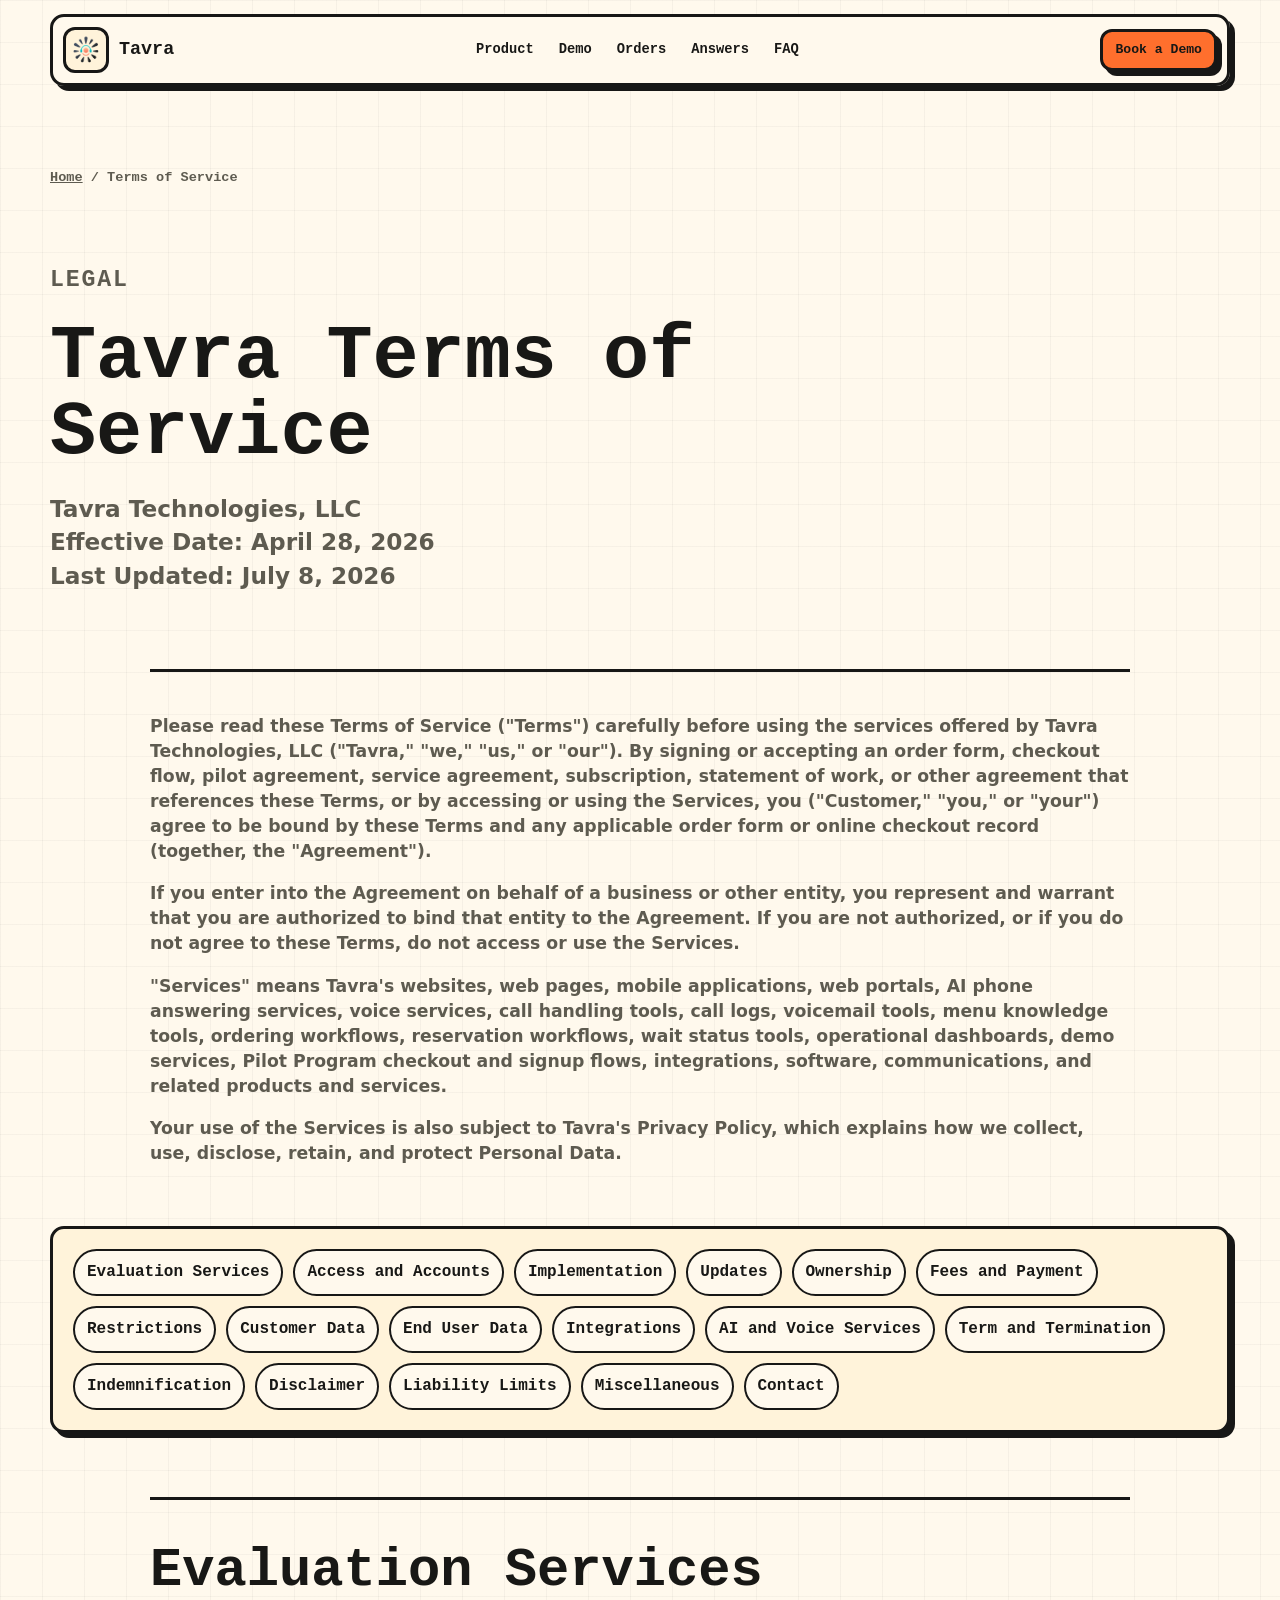
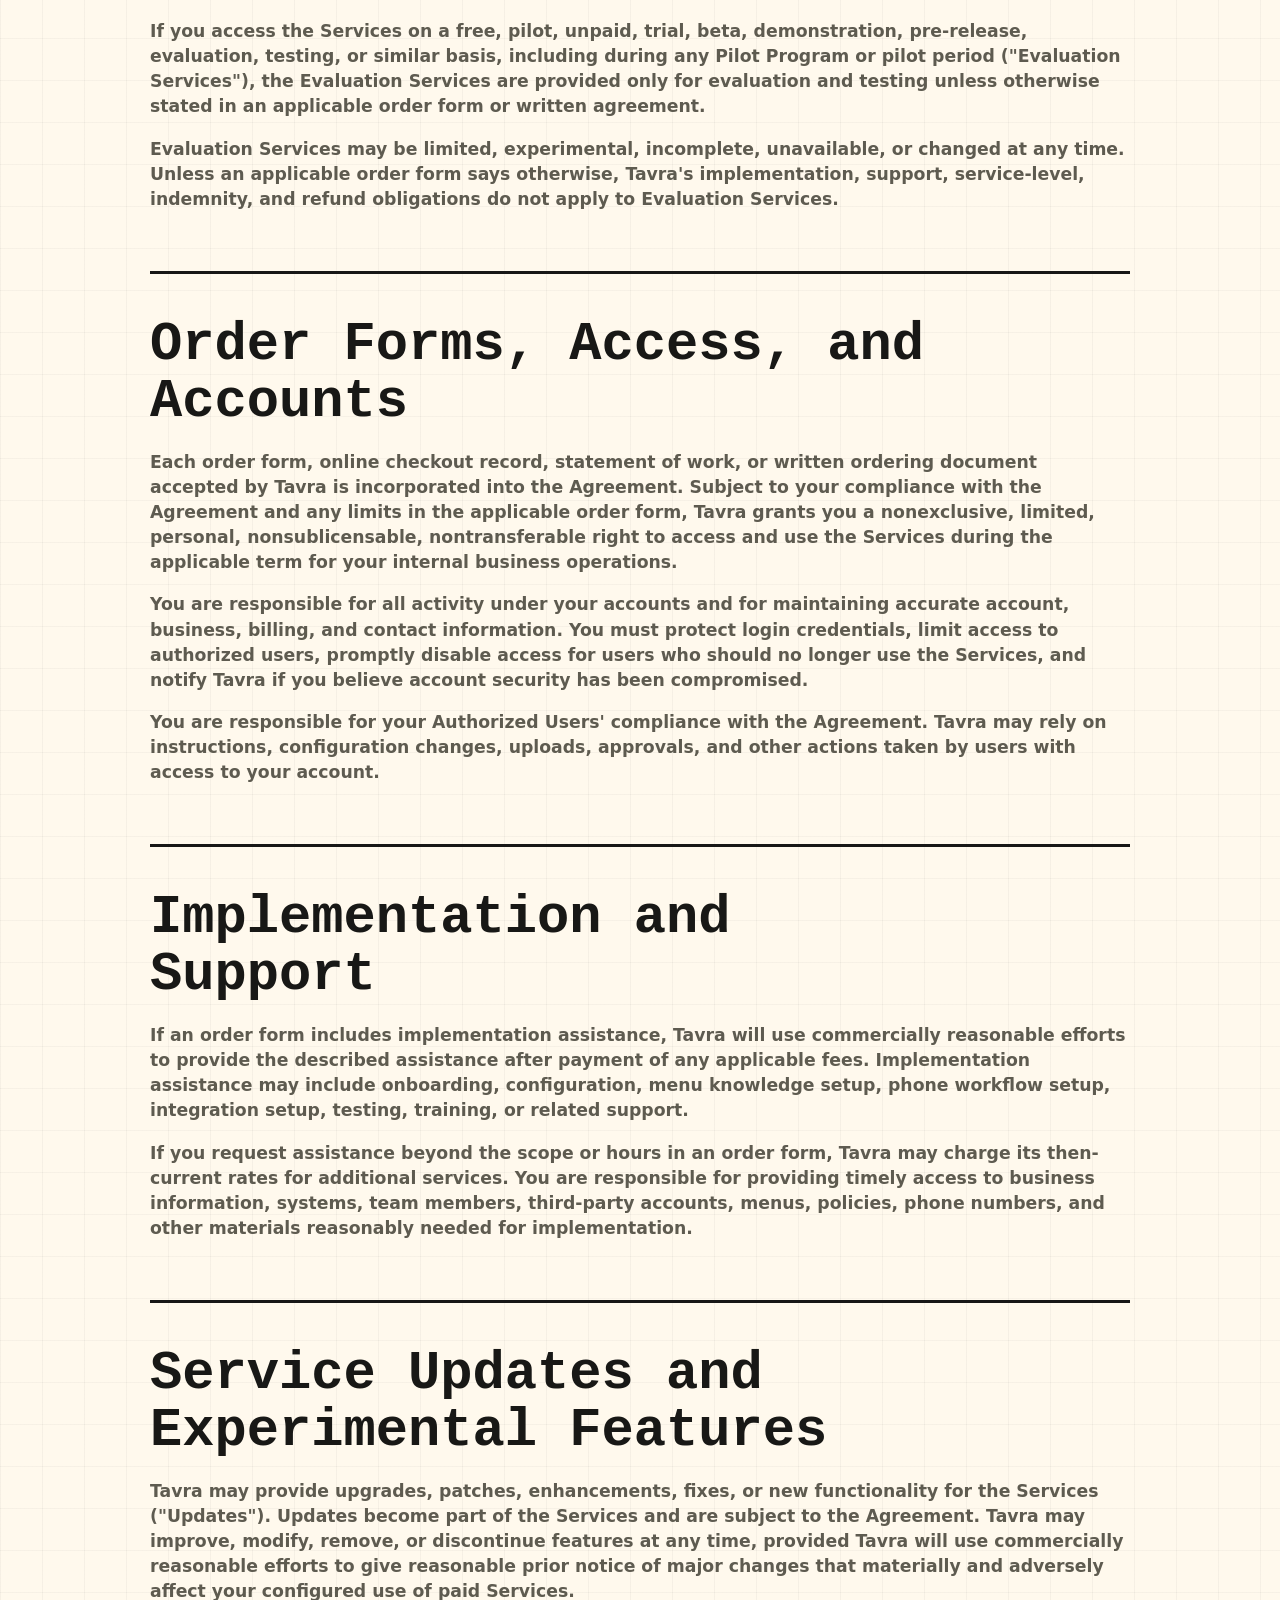
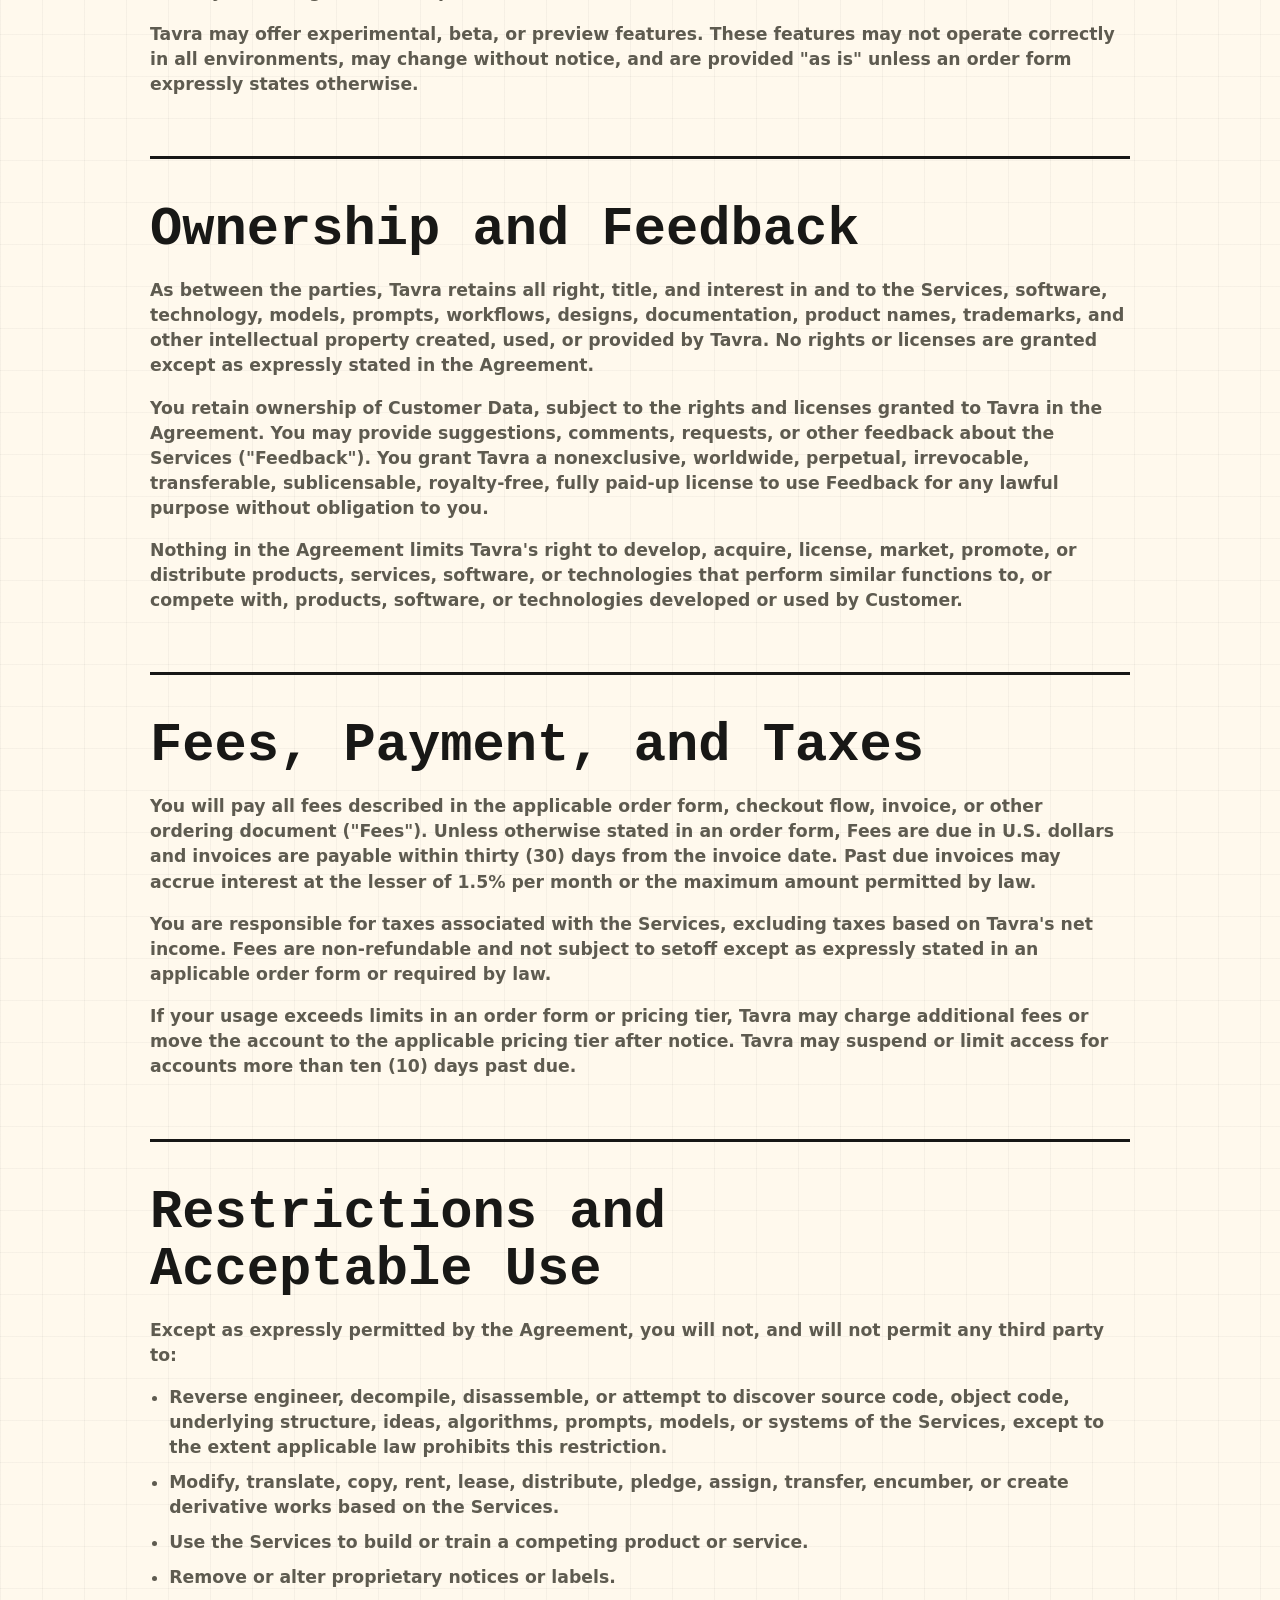
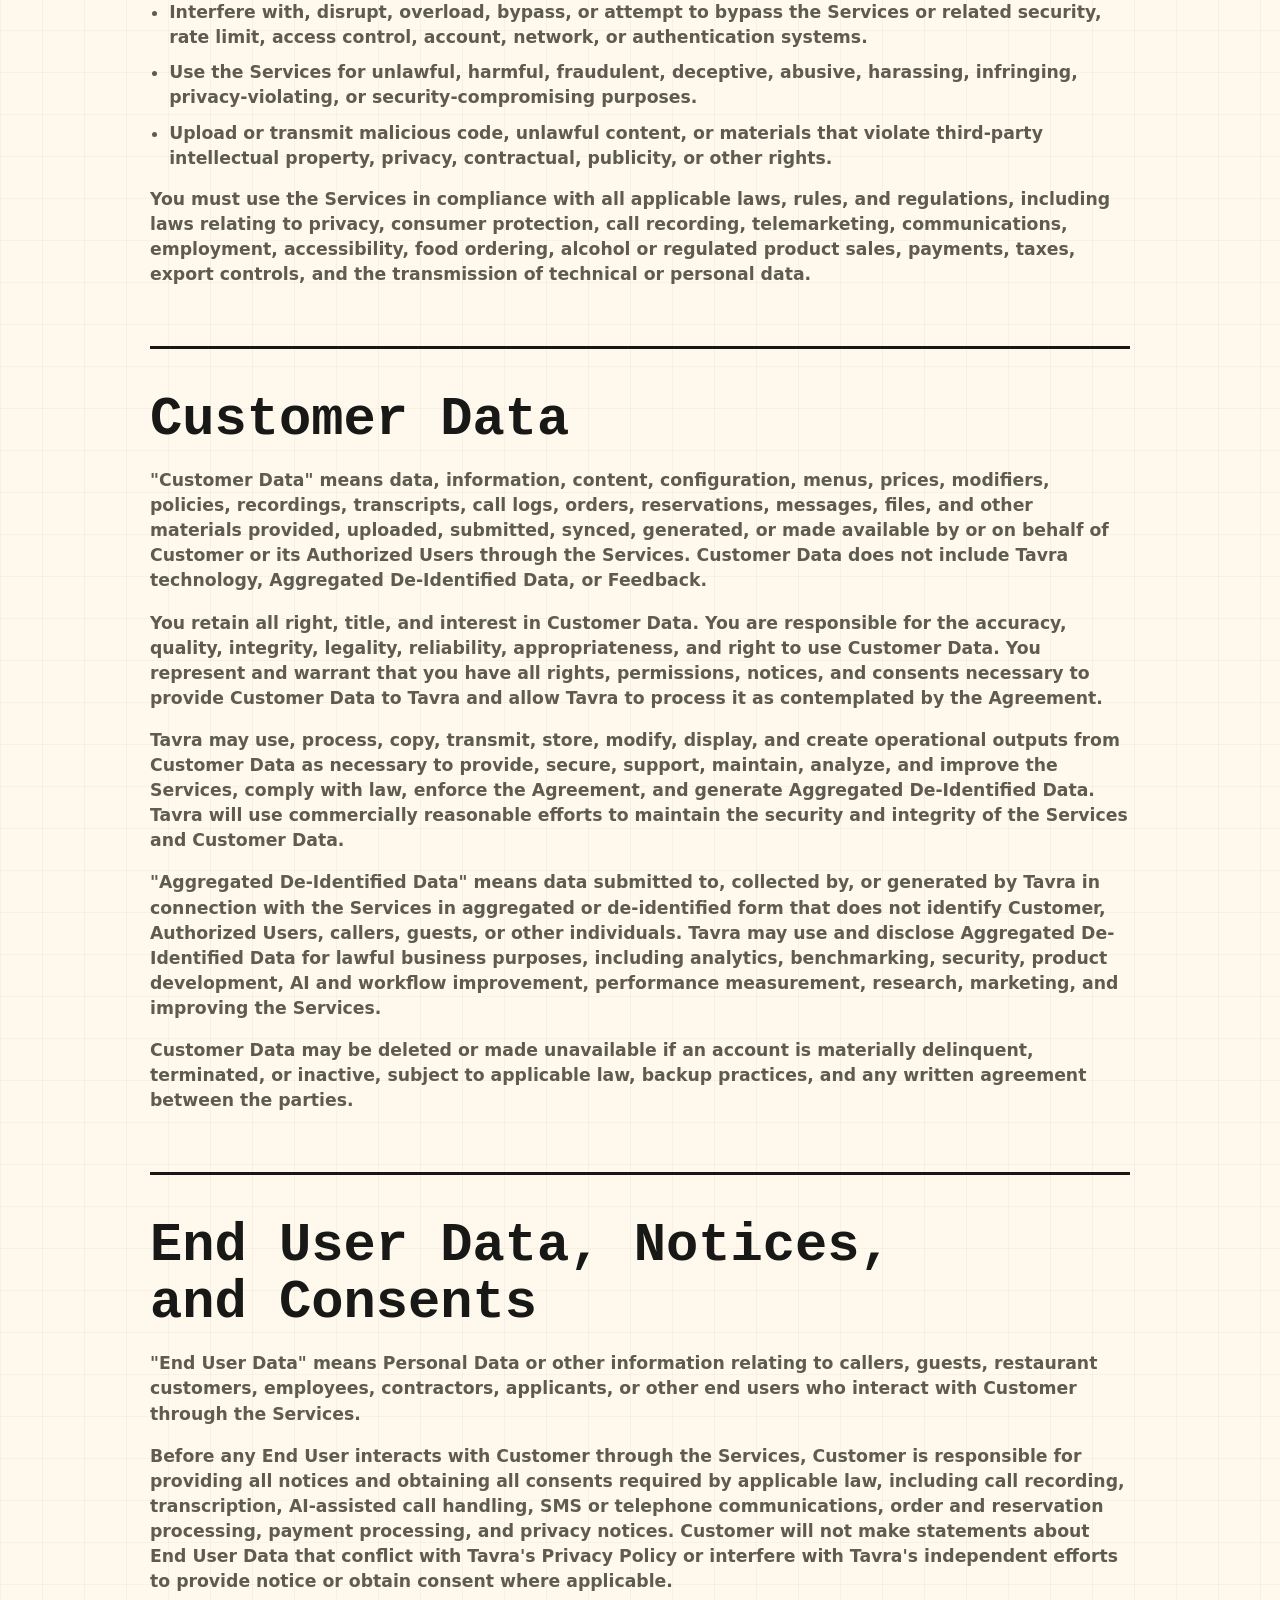
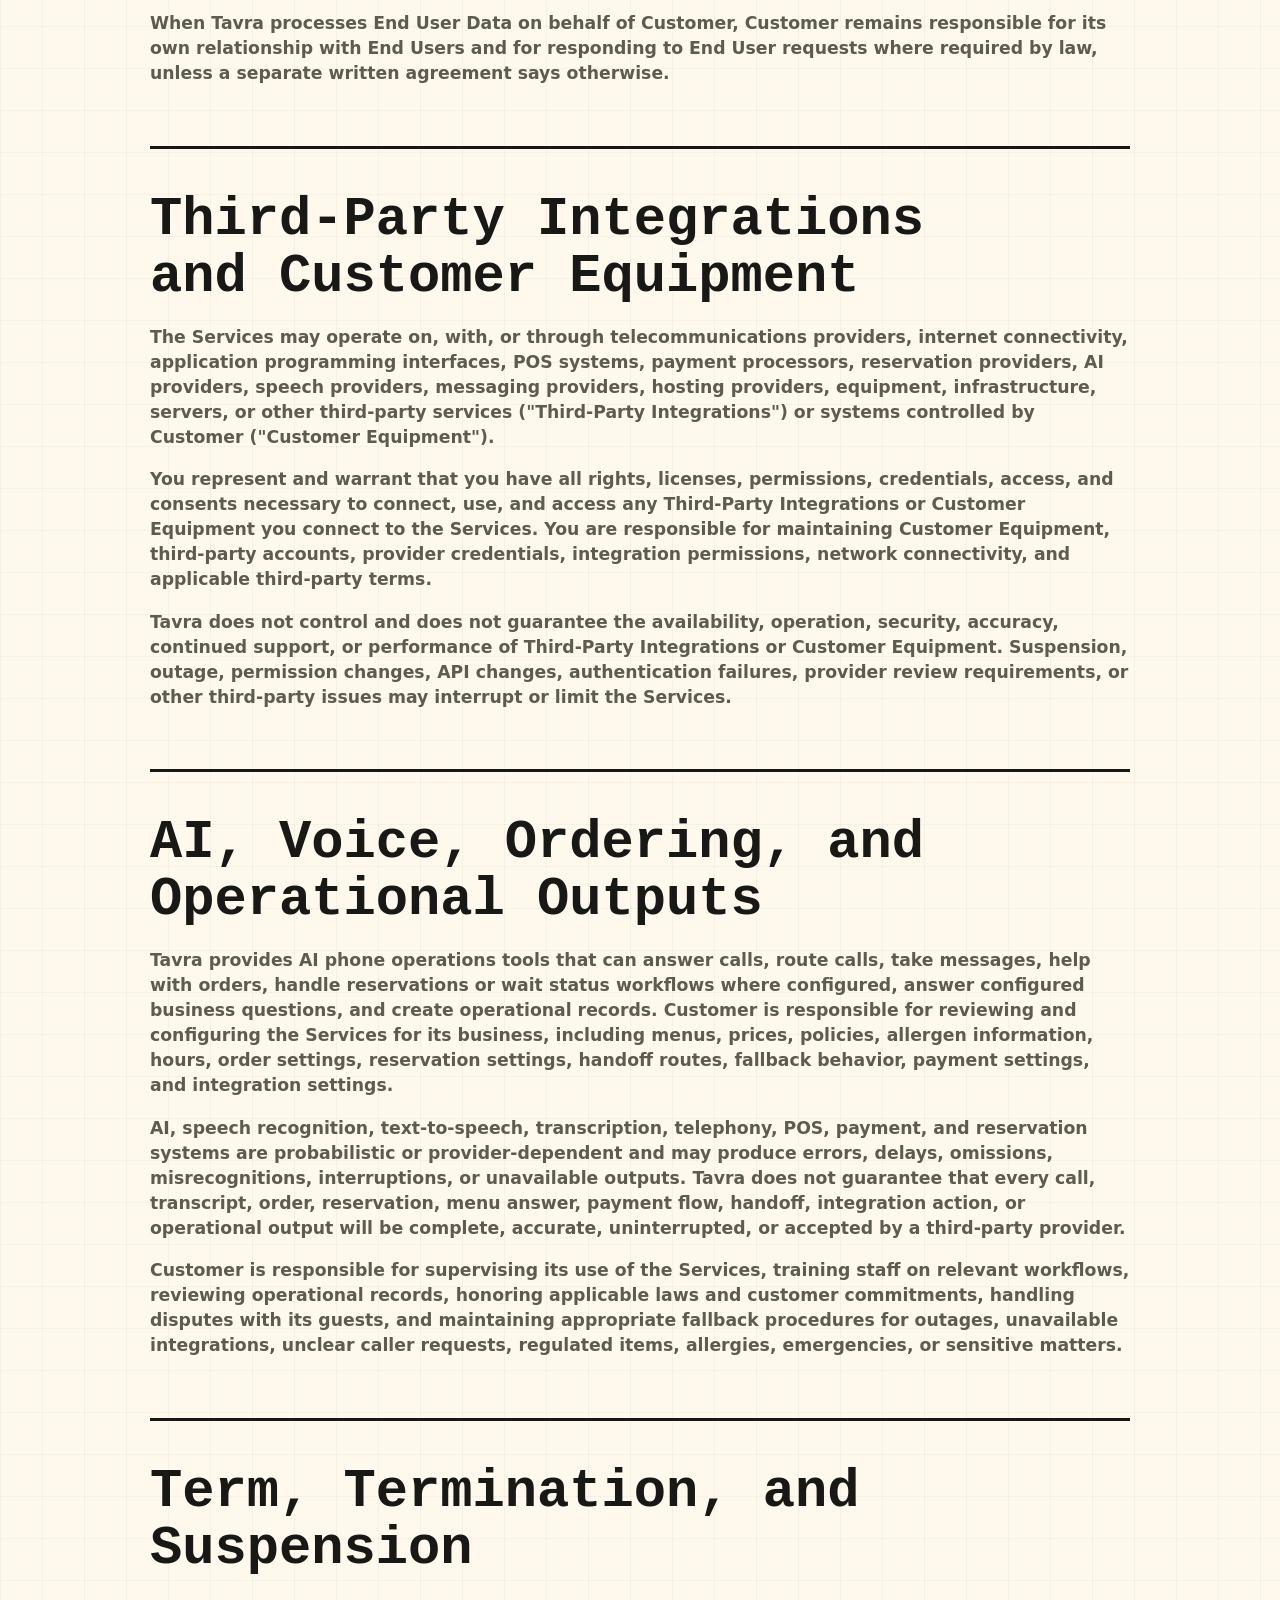
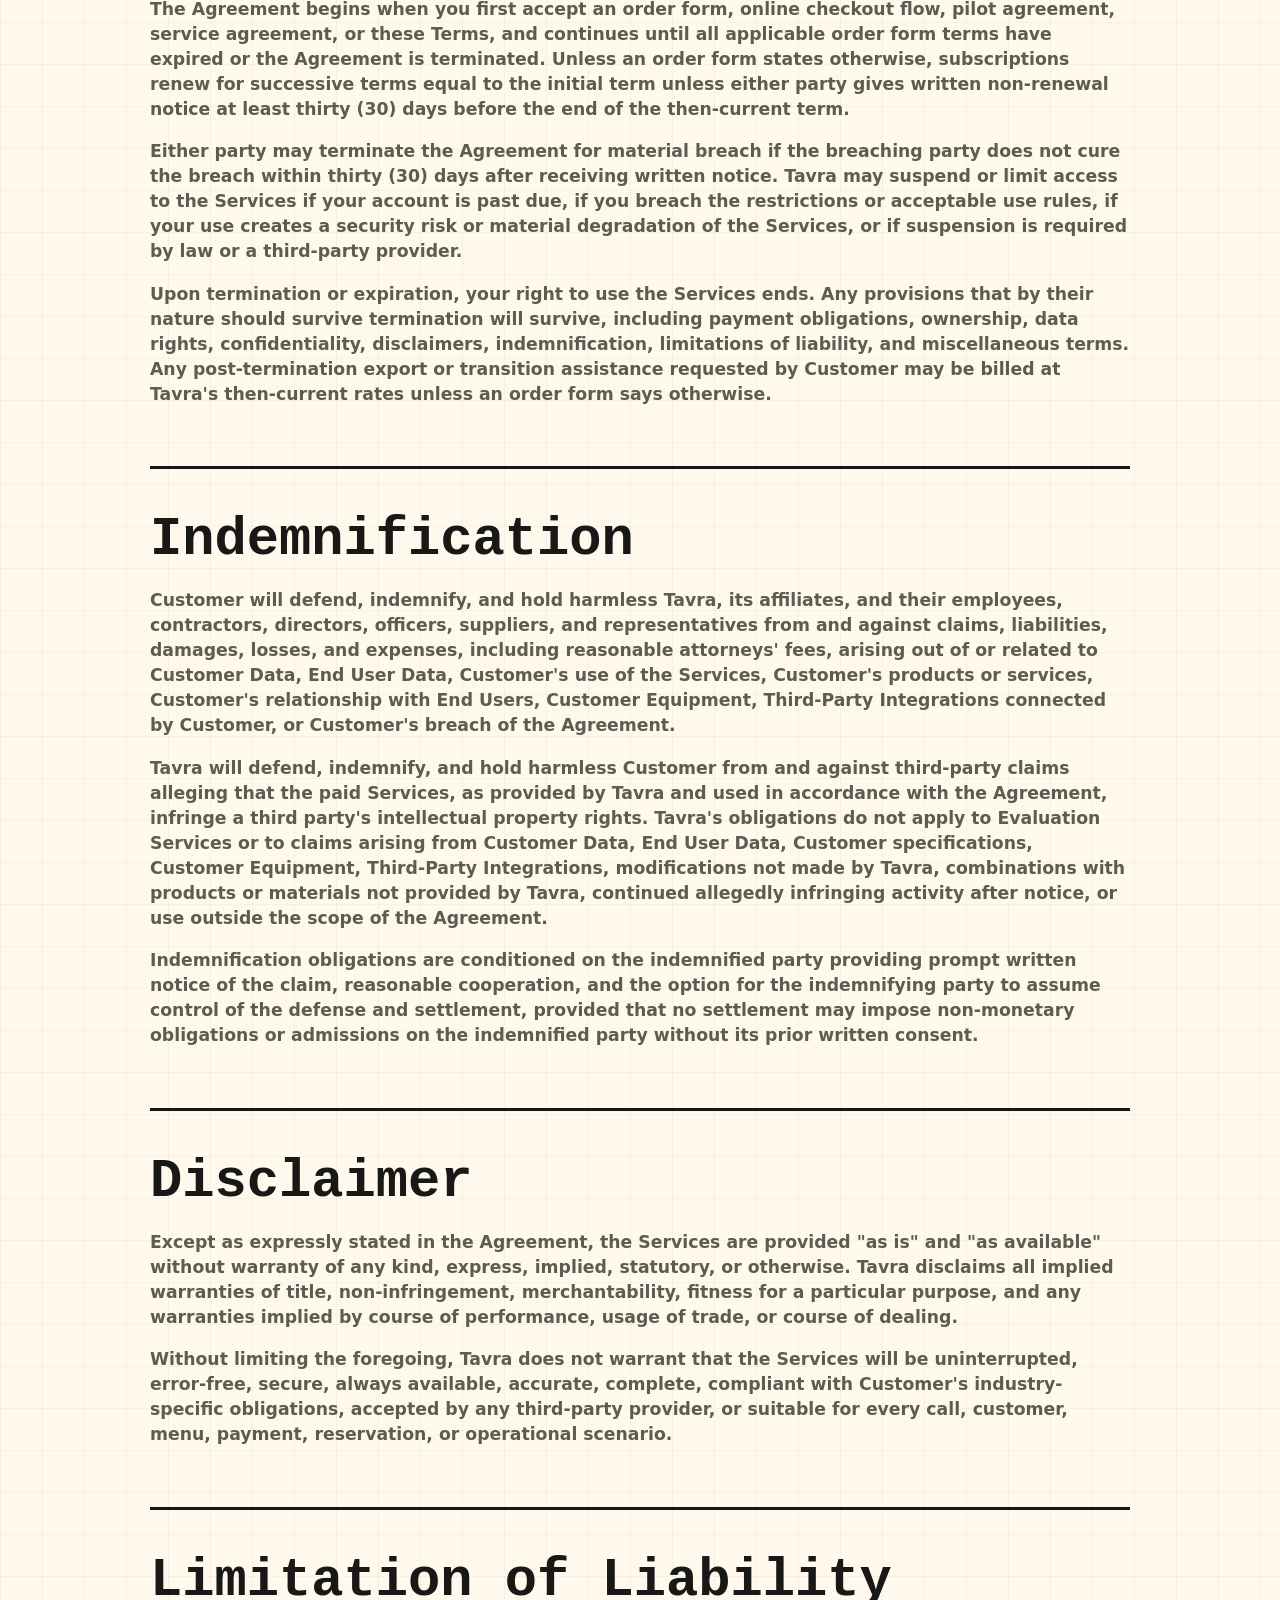
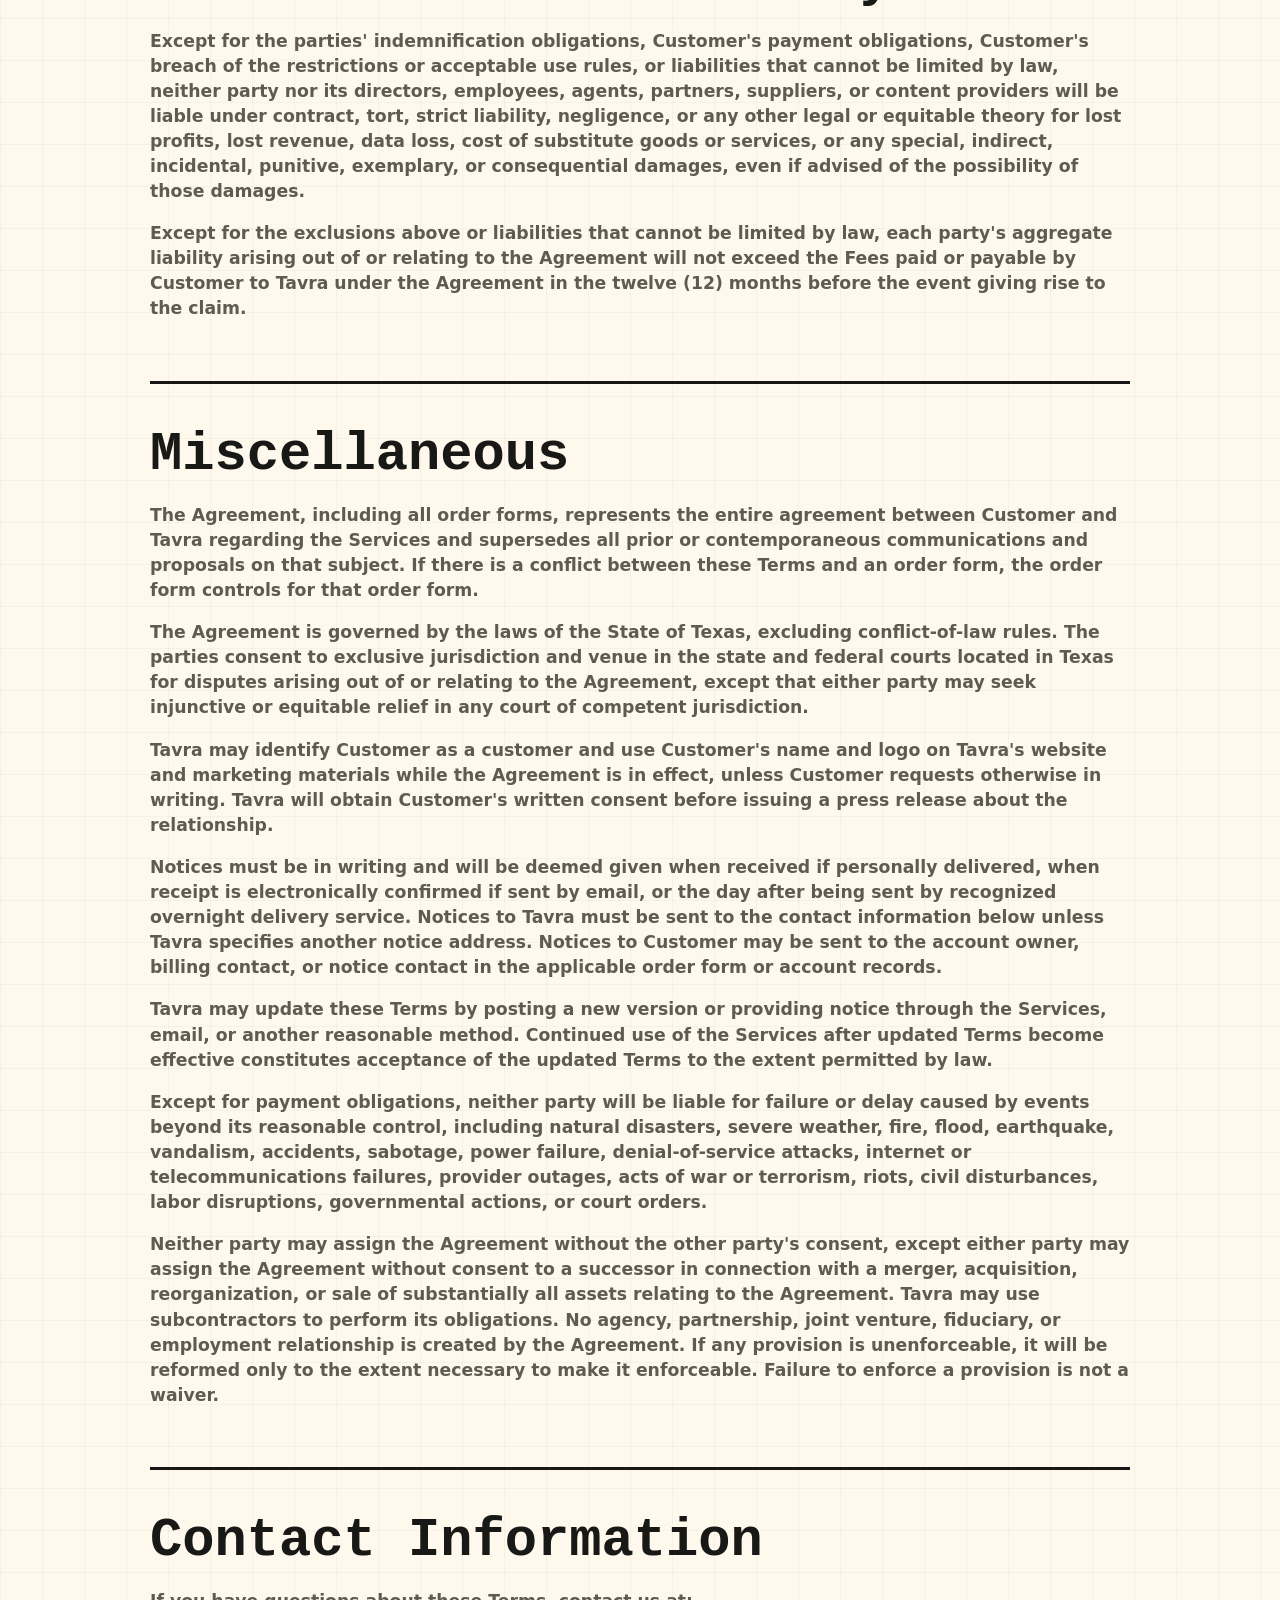
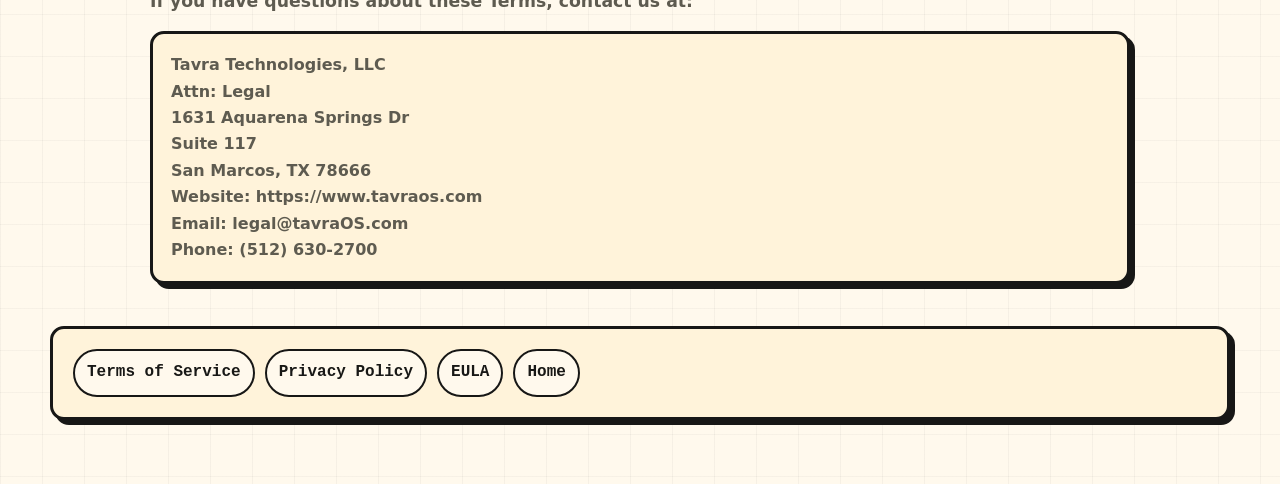
<file: legal/terms/index.html>
<!doctype html>
<html lang="en">
  <head>
    <meta charset="utf-8">
    <meta name="viewport" content="width=device-width, initial-scale=1">
    <title>Tavra Terms of Service | Tavra Technologies, LLC</title>
    <meta name="description" content="Terms of Service for Tavra Technologies, LLC and Tavra restaurant AI phone operations services.">
    <link rel="canonical" href="https://www.tavraos.com/legal/terms/">
    <meta property="og:title" content="Tavra Terms of Service">
    <meta property="og:description" content="Terms governing access to and use of Tavra Technologies, LLC services.">
    <meta property="og:type" content="website">
    <meta property="og:url" content="https://www.tavraos.com/legal/terms/">
    <meta property="og:image" content="https://www.tavraos.com/assets/tavra-mascot-social-preview.png">
    <meta name="twitter:card" content="summary_large_image">
    <link rel="icon" href="/favicon.png" sizes="192x192" type="image/png">
    <link rel="icon" href="/favicon-48.png" sizes="48x48" type="image/png">
    <link rel="apple-touch-icon" href="/apple-touch-icon.png">
    <link rel="manifest" href="/site.webmanifest">
    <link rel="stylesheet" href="../../styles.css?v=legal-terms-v1">
    <script type="application/ld+json">
      {
        "@context": "https://schema.org",
        "@graph": [
          {
            "@type": "WebPage",
            "@id": "https://www.tavraos.com/legal/terms/#webpage",
            "url": "https://www.tavraos.com/legal/terms/",
            "name": "Tavra Terms of Service",
            "description": "Terms of Service for Tavra Technologies, LLC."
          },
          {
            "@type": "BreadcrumbList",
            "itemListElement": [
              { "@type": "ListItem", "position": 1, "name": "Home", "item": "https://www.tavraos.com/" },
              { "@type": "ListItem", "position": 2, "name": "Terms of Service", "item": "https://www.tavraos.com/legal/terms/" }
            ]
          }
        ]
      }
    </script>
  </head>
  <body class="seo-page">
    <header class="site-header">
      <a class="wordmark" href="../../" aria-label="Tavra home"><span class="logo-tile"><img src="../../assets/Tavra05_glyph_black2.png" alt="" width="44" height="44"></span><span>Tavra</span></a>
      <nav class="site-nav" aria-label="Primary navigation"><a href="../../#product">Product</a><a href="../../#demo">Demo</a><a href="../../#orders">Orders</a><a href="../../#answers">Answers</a><a href="../../faq/">FAQ</a></nav>
      <div class="header-actions"><a class="button button-small button-orange" href="../../#contact">Book a Demo</a></div>
    </header>

    <main class="seo-main legal-document">
      <div class="seo-breadcrumbs"><a href="../../">Home</a> / Terms of Service</div>
      <section class="seo-hero">
        <p class="eyebrow">Legal</p>
        <h1>Tavra Terms of Service</h1>
        <p>Tavra Technologies, LLC<br>Effective Date: April 28, 2026<br>Last Updated: July 8, 2026</p>
      </section>

      <section class="seo-section legal-section">
        <p>Please read these Terms of Service ("Terms") carefully before using the services offered by Tavra Technologies, LLC ("Tavra," "we," "us," or "our"). By signing or accepting an order form, checkout flow, pilot agreement, service agreement, subscription, statement of work, or other agreement that references these Terms, or by accessing or using the Services, you ("Customer," "you," or "your") agree to be bound by these Terms and any applicable order form or online checkout record (together, the "Agreement").</p>
        <p>If you enter into the Agreement on behalf of a business or other entity, you represent and warrant that you are authorized to bind that entity to the Agreement. If you are not authorized, or if you do not agree to these Terms, do not access or use the Services.</p>
        <p>"Services" means Tavra's websites, web pages, mobile applications, web portals, AI phone answering services, voice services, call handling tools, call logs, voicemail tools, menu knowledge tools, ordering workflows, reservation workflows, wait status tools, operational dashboards, demo services, Pilot Program checkout and signup flows, integrations, software, communications, and related products and services.</p>
        <p>Your use of the Services is also subject to Tavra's <a href="../privacy/">Privacy Policy</a>, which explains how we collect, use, disclose, retain, and protect Personal Data.</p>
      </section>

      <nav class="seo-links legal-toc" aria-label="Terms of Service table of contents">
        <a href="#evaluation">Evaluation Services</a>
        <a href="#access">Access and Accounts</a>
        <a href="#implementation">Implementation</a>
        <a href="#updates">Updates</a>
        <a href="#ownership">Ownership</a>
        <a href="#fees">Fees and Payment</a>
        <a href="#restrictions">Restrictions</a>
        <a href="#data">Customer Data</a>
        <a href="#end-users">End User Data</a>
        <a href="#integrations">Integrations</a>
        <a href="#ai-voice">AI and Voice Services</a>
        <a href="#term">Term and Termination</a>
        <a href="#indemnification">Indemnification</a>
        <a href="#disclaimer">Disclaimer</a>
        <a href="#liability">Liability Limits</a>
        <a href="#misc">Miscellaneous</a>
        <a href="#contact">Contact</a>
      </nav>

      <section class="seo-section legal-section" id="evaluation">
        <h2>Evaluation Services</h2>
        <p>If you access the Services on a free, pilot, unpaid, trial, beta, demonstration, pre-release, evaluation, testing, or similar basis, including during any Pilot Program or pilot period ("Evaluation Services"), the Evaluation Services are provided only for evaluation and testing unless otherwise stated in an applicable order form or written agreement.</p>
        <p>Evaluation Services may be limited, experimental, incomplete, unavailable, or changed at any time. Unless an applicable order form says otherwise, Tavra's implementation, support, service-level, indemnity, and refund obligations do not apply to Evaluation Services.</p>
      </section>

      <section class="seo-section legal-section" id="access">
        <h2>Order Forms, Access, and Accounts</h2>
        <p>Each order form, online checkout record, statement of work, or written ordering document accepted by Tavra is incorporated into the Agreement. Subject to your compliance with the Agreement and any limits in the applicable order form, Tavra grants you a nonexclusive, limited, personal, nonsublicensable, nontransferable right to access and use the Services during the applicable term for your internal business operations.</p>
        <p>You are responsible for all activity under your accounts and for maintaining accurate account, business, billing, and contact information. You must protect login credentials, limit access to authorized users, promptly disable access for users who should no longer use the Services, and notify Tavra if you believe account security has been compromised.</p>
        <p>You are responsible for your Authorized Users' compliance with the Agreement. Tavra may rely on instructions, configuration changes, uploads, approvals, and other actions taken by users with access to your account.</p>
      </section>

      <section class="seo-section legal-section" id="implementation">
        <h2>Implementation and Support</h2>
        <p>If an order form includes implementation assistance, Tavra will use commercially reasonable efforts to provide the described assistance after payment of any applicable fees. Implementation assistance may include onboarding, configuration, menu knowledge setup, phone workflow setup, integration setup, testing, training, or related support.</p>
        <p>If you request assistance beyond the scope or hours in an order form, Tavra may charge its then-current rates for additional services. You are responsible for providing timely access to business information, systems, team members, third-party accounts, menus, policies, phone numbers, and other materials reasonably needed for implementation.</p>
      </section>

      <section class="seo-section legal-section" id="updates">
        <h2>Service Updates and Experimental Features</h2>
        <p>Tavra may provide upgrades, patches, enhancements, fixes, or new functionality for the Services ("Updates"). Updates become part of the Services and are subject to the Agreement. Tavra may improve, modify, remove, or discontinue features at any time, provided Tavra will use commercially reasonable efforts to give reasonable prior notice of major changes that materially and adversely affect your configured use of paid Services.</p>
        <p>Tavra may offer experimental, beta, or preview features. These features may not operate correctly in all environments, may change without notice, and are provided "as is" unless an order form expressly states otherwise.</p>
      </section>

      <section class="seo-section legal-section" id="ownership">
        <h2>Ownership and Feedback</h2>
        <p>As between the parties, Tavra retains all right, title, and interest in and to the Services, software, technology, models, prompts, workflows, designs, documentation, product names, trademarks, and other intellectual property created, used, or provided by Tavra. No rights or licenses are granted except as expressly stated in the Agreement.</p>
        <p>You retain ownership of Customer Data, subject to the rights and licenses granted to Tavra in the Agreement. You may provide suggestions, comments, requests, or other feedback about the Services ("Feedback"). You grant Tavra a nonexclusive, worldwide, perpetual, irrevocable, transferable, sublicensable, royalty-free, fully paid-up license to use Feedback for any lawful purpose without obligation to you.</p>
        <p>Nothing in the Agreement limits Tavra's right to develop, acquire, license, market, promote, or distribute products, services, software, or technologies that perform similar functions to, or compete with, products, software, or technologies developed or used by Customer.</p>
      </section>

      <section class="seo-section legal-section" id="fees">
        <h2>Fees, Payment, and Taxes</h2>
        <p>You will pay all fees described in the applicable order form, checkout flow, invoice, or other ordering document ("Fees"). Unless otherwise stated in an order form, Fees are due in U.S. dollars and invoices are payable within thirty (30) days from the invoice date. Past due invoices may accrue interest at the lesser of 1.5% per month or the maximum amount permitted by law.</p>
        <p>You are responsible for taxes associated with the Services, excluding taxes based on Tavra's net income. Fees are non-refundable and not subject to setoff except as expressly stated in an applicable order form or required by law.</p>
        <p>If your usage exceeds limits in an order form or pricing tier, Tavra may charge additional fees or move the account to the applicable pricing tier after notice. Tavra may suspend or limit access for accounts more than ten (10) days past due.</p>
      </section>

      <section class="seo-section legal-section" id="restrictions">
        <h2>Restrictions and Acceptable Use</h2>
        <p>Except as expressly permitted by the Agreement, you will not, and will not permit any third party to:</p>
        <ul>
          <li>Reverse engineer, decompile, disassemble, or attempt to discover source code, object code, underlying structure, ideas, algorithms, prompts, models, or systems of the Services, except to the extent applicable law prohibits this restriction.</li>
          <li>Modify, translate, copy, rent, lease, distribute, pledge, assign, transfer, encumber, or create derivative works based on the Services.</li>
          <li>Use the Services to build or train a competing product or service.</li>
          <li>Remove or alter proprietary notices or labels.</li>
          <li>Interfere with, disrupt, overload, bypass, or attempt to bypass the Services or related security, rate limit, access control, account, network, or authentication systems.</li>
          <li>Use the Services for unlawful, harmful, fraudulent, deceptive, abusive, harassing, infringing, privacy-violating, or security-compromising purposes.</li>
          <li>Upload or transmit malicious code, unlawful content, or materials that violate third-party intellectual property, privacy, contractual, publicity, or other rights.</li>
        </ul>
        <p>You must use the Services in compliance with all applicable laws, rules, and regulations, including laws relating to privacy, consumer protection, call recording, telemarketing, communications, employment, accessibility, food ordering, alcohol or regulated product sales, payments, taxes, export controls, and the transmission of technical or personal data.</p>
      </section>

      <section class="seo-section legal-section" id="data">
        <h2>Customer Data</h2>
        <p>"Customer Data" means data, information, content, configuration, menus, prices, modifiers, policies, recordings, transcripts, call logs, orders, reservations, messages, files, and other materials provided, uploaded, submitted, synced, generated, or made available by or on behalf of Customer or its Authorized Users through the Services. Customer Data does not include Tavra technology, Aggregated De-Identified Data, or Feedback.</p>
        <p>You retain all right, title, and interest in Customer Data. You are responsible for the accuracy, quality, integrity, legality, reliability, appropriateness, and right to use Customer Data. You represent and warrant that you have all rights, permissions, notices, and consents necessary to provide Customer Data to Tavra and allow Tavra to process it as contemplated by the Agreement.</p>
        <p>Tavra may use, process, copy, transmit, store, modify, display, and create operational outputs from Customer Data as necessary to provide, secure, support, maintain, analyze, and improve the Services, comply with law, enforce the Agreement, and generate Aggregated De-Identified Data. Tavra will use commercially reasonable efforts to maintain the security and integrity of the Services and Customer Data.</p>
        <p>"Aggregated De-Identified Data" means data submitted to, collected by, or generated by Tavra in connection with the Services in aggregated or de-identified form that does not identify Customer, Authorized Users, callers, guests, or other individuals. Tavra may use and disclose Aggregated De-Identified Data for lawful business purposes, including analytics, benchmarking, security, product development, AI and workflow improvement, performance measurement, research, marketing, and improving the Services.</p>
        <p>Customer Data may be deleted or made unavailable if an account is materially delinquent, terminated, or inactive, subject to applicable law, backup practices, and any written agreement between the parties.</p>
      </section>

      <section class="seo-section legal-section" id="end-users">
        <h2>End User Data, Notices, and Consents</h2>
        <p>"End User Data" means Personal Data or other information relating to callers, guests, restaurant customers, employees, contractors, applicants, or other end users who interact with Customer through the Services.</p>
        <p>Before any End User interacts with Customer through the Services, Customer is responsible for providing all notices and obtaining all consents required by applicable law, including call recording, transcription, AI-assisted call handling, SMS or telephone communications, order and reservation processing, payment processing, and privacy notices. Customer will not make statements about End User Data that conflict with Tavra's Privacy Policy or interfere with Tavra's independent efforts to provide notice or obtain consent where applicable.</p>
        <p>When Tavra processes End User Data on behalf of Customer, Customer remains responsible for its own relationship with End Users and for responding to End User requests where required by law, unless a separate written agreement says otherwise.</p>
      </section>

      <section class="seo-section legal-section" id="integrations">
        <h2>Third-Party Integrations and Customer Equipment</h2>
        <p>The Services may operate on, with, or through telecommunications providers, internet connectivity, application programming interfaces, POS systems, payment processors, reservation providers, AI providers, speech providers, messaging providers, hosting providers, equipment, infrastructure, servers, or other third-party services ("Third-Party Integrations") or systems controlled by Customer ("Customer Equipment").</p>
        <p>You represent and warrant that you have all rights, licenses, permissions, credentials, access, and consents necessary to connect, use, and access any Third-Party Integrations or Customer Equipment you connect to the Services. You are responsible for maintaining Customer Equipment, third-party accounts, provider credentials, integration permissions, network connectivity, and applicable third-party terms.</p>
        <p>Tavra does not control and does not guarantee the availability, operation, security, accuracy, continued support, or performance of Third-Party Integrations or Customer Equipment. Suspension, outage, permission changes, API changes, authentication failures, provider review requirements, or other third-party issues may interrupt or limit the Services.</p>
      </section>

      <section class="seo-section legal-section" id="ai-voice">
        <h2>AI, Voice, Ordering, and Operational Outputs</h2>
        <p>Tavra provides AI phone operations tools that can answer calls, route calls, take messages, help with orders, handle reservations or wait status workflows where configured, answer configured business questions, and create operational records. Customer is responsible for reviewing and configuring the Services for its business, including menus, prices, policies, allergen information, hours, order settings, reservation settings, handoff routes, fallback behavior, payment settings, and integration settings.</p>
        <p>AI, speech recognition, text-to-speech, transcription, telephony, POS, payment, and reservation systems are probabilistic or provider-dependent and may produce errors, delays, omissions, misrecognitions, interruptions, or unavailable outputs. Tavra does not guarantee that every call, transcript, order, reservation, menu answer, payment flow, handoff, integration action, or operational output will be complete, accurate, uninterrupted, or accepted by a third-party provider.</p>
        <p>Customer is responsible for supervising its use of the Services, training staff on relevant workflows, reviewing operational records, honoring applicable laws and customer commitments, handling disputes with its guests, and maintaining appropriate fallback procedures for outages, unavailable integrations, unclear caller requests, regulated items, allergies, emergencies, or sensitive matters.</p>
      </section>

      <section class="seo-section legal-section" id="term">
        <h2>Term, Termination, and Suspension</h2>
        <p>The Agreement begins when you first accept an order form, online checkout flow, pilot agreement, service agreement, or these Terms, and continues until all applicable order form terms have expired or the Agreement is terminated. Unless an order form states otherwise, subscriptions renew for successive terms equal to the initial term unless either party gives written non-renewal notice at least thirty (30) days before the end of the then-current term.</p>
        <p>Either party may terminate the Agreement for material breach if the breaching party does not cure the breach within thirty (30) days after receiving written notice. Tavra may suspend or limit access to the Services if your account is past due, if you breach the restrictions or acceptable use rules, if your use creates a security risk or material degradation of the Services, or if suspension is required by law or a third-party provider.</p>
        <p>Upon termination or expiration, your right to use the Services ends. Any provisions that by their nature should survive termination will survive, including payment obligations, ownership, data rights, confidentiality, disclaimers, indemnification, limitations of liability, and miscellaneous terms. Any post-termination export or transition assistance requested by Customer may be billed at Tavra's then-current rates unless an order form says otherwise.</p>
      </section>

      <section class="seo-section legal-section" id="indemnification">
        <h2>Indemnification</h2>
        <p>Customer will defend, indemnify, and hold harmless Tavra, its affiliates, and their employees, contractors, directors, officers, suppliers, and representatives from and against claims, liabilities, damages, losses, and expenses, including reasonable attorneys' fees, arising out of or related to Customer Data, End User Data, Customer's use of the Services, Customer's products or services, Customer's relationship with End Users, Customer Equipment, Third-Party Integrations connected by Customer, or Customer's breach of the Agreement.</p>
        <p>Tavra will defend, indemnify, and hold harmless Customer from and against third-party claims alleging that the paid Services, as provided by Tavra and used in accordance with the Agreement, infringe a third party's intellectual property rights. Tavra's obligations do not apply to Evaluation Services or to claims arising from Customer Data, End User Data, Customer specifications, Customer Equipment, Third-Party Integrations, modifications not made by Tavra, combinations with products or materials not provided by Tavra, continued allegedly infringing activity after notice, or use outside the scope of the Agreement.</p>
        <p>Indemnification obligations are conditioned on the indemnified party providing prompt written notice of the claim, reasonable cooperation, and the option for the indemnifying party to assume control of the defense and settlement, provided that no settlement may impose non-monetary obligations or admissions on the indemnified party without its prior written consent.</p>
      </section>

      <section class="seo-section legal-section" id="disclaimer">
        <h2>Disclaimer</h2>
        <p>Except as expressly stated in the Agreement, the Services are provided "as is" and "as available" without warranty of any kind, express, implied, statutory, or otherwise. Tavra disclaims all implied warranties of title, non-infringement, merchantability, fitness for a particular purpose, and any warranties implied by course of performance, usage of trade, or course of dealing.</p>
        <p>Without limiting the foregoing, Tavra does not warrant that the Services will be uninterrupted, error-free, secure, always available, accurate, complete, compliant with Customer's industry-specific obligations, accepted by any third-party provider, or suitable for every call, customer, menu, payment, reservation, or operational scenario.</p>
      </section>

      <section class="seo-section legal-section" id="liability">
        <h2>Limitation of Liability</h2>
        <p>Except for the parties' indemnification obligations, Customer's payment obligations, Customer's breach of the restrictions or acceptable use rules, or liabilities that cannot be limited by law, neither party nor its directors, employees, agents, partners, suppliers, or content providers will be liable under contract, tort, strict liability, negligence, or any other legal or equitable theory for lost profits, lost revenue, data loss, cost of substitute goods or services, or any special, indirect, incidental, punitive, exemplary, or consequential damages, even if advised of the possibility of those damages.</p>
        <p>Except for the exclusions above or liabilities that cannot be limited by law, each party's aggregate liability arising out of or relating to the Agreement will not exceed the Fees paid or payable by Customer to Tavra under the Agreement in the twelve (12) months before the event giving rise to the claim.</p>
      </section>

      <section class="seo-section legal-section" id="misc">
        <h2>Miscellaneous</h2>
        <p>The Agreement, including all order forms, represents the entire agreement between Customer and Tavra regarding the Services and supersedes all prior or contemporaneous communications and proposals on that subject. If there is a conflict between these Terms and an order form, the order form controls for that order form.</p>
        <p>The Agreement is governed by the laws of the State of Texas, excluding conflict-of-law rules. The parties consent to exclusive jurisdiction and venue in the state and federal courts located in Texas for disputes arising out of or relating to the Agreement, except that either party may seek injunctive or equitable relief in any court of competent jurisdiction.</p>
        <p>Tavra may identify Customer as a customer and use Customer's name and logo on Tavra's website and marketing materials while the Agreement is in effect, unless Customer requests otherwise in writing. Tavra will obtain Customer's written consent before issuing a press release about the relationship.</p>
        <p>Notices must be in writing and will be deemed given when received if personally delivered, when receipt is electronically confirmed if sent by email, or the day after being sent by recognized overnight delivery service. Notices to Tavra must be sent to the contact information below unless Tavra specifies another notice address. Notices to Customer may be sent to the account owner, billing contact, or notice contact in the applicable order form or account records.</p>
        <p>Tavra may update these Terms by posting a new version or providing notice through the Services, email, or another reasonable method. Continued use of the Services after updated Terms become effective constitutes acceptance of the updated Terms to the extent permitted by law.</p>
        <p>Except for payment obligations, neither party will be liable for failure or delay caused by events beyond its reasonable control, including natural disasters, severe weather, fire, flood, earthquake, vandalism, accidents, sabotage, power failure, denial-of-service attacks, internet or telecommunications failures, provider outages, acts of war or terrorism, riots, civil disturbances, labor disruptions, governmental actions, or court orders.</p>
        <p>Neither party may assign the Agreement without the other party's consent, except either party may assign the Agreement without consent to a successor in connection with a merger, acquisition, reorganization, or sale of substantially all assets relating to the Agreement. Tavra may use subcontractors to perform its obligations. No agency, partnership, joint venture, fiduciary, or employment relationship is created by the Agreement. If any provision is unenforceable, it will be reformed only to the extent necessary to make it enforceable. Failure to enforce a provision is not a waiver.</p>
      </section>

      <section class="seo-section legal-section" id="contact">
        <h2>Contact Information</h2>
        <p>If you have questions about these Terms, contact us at:</p>
        <address>
          Tavra Technologies, LLC<br>
          Attn: Legal<br>
          1631 Aquarena Springs Dr<br>
          Suite 117<br>
          San Marcos, TX 78666<br>
          Website: <a href="https://www.tavraos.com/">https://www.tavraos.com</a><br>
          Email: <a href="mailto:wes@tavraOS.com">legal@tavraOS.com</a><br>
          Phone: <a href="tel:+15126302700">(512) 630-2700</a>
        </address>
      </section>

      <nav class="seo-links" aria-label="Legal pages"><a href="./">Terms of Service</a><a href="../privacy/">Privacy Policy</a><a href="../EULA/">EULA</a><a href="../../">Home</a></nav>
    </main>
  </body>
</html>
</file>
<file: styles.css>
:root {
  --cream: #fff3da;
  --cream-2: #ffe8b8;
  --paper: #fff9ed;
  --dark: #171716;
  --dark-2: #252420;
  --ink: #181816;
  --muted: #5e5b50;
  --orange: #ff6f2d;
  --orange-dark: #d84f18;
  --green: #2fb66d;
  --green-dark: #0c6c45;
  --yellow: #ffd75a;
  --line: #171716;
  --mono: "Space Mono", "IBM Plex Mono", "Courier Prime", ui-monospace, SFMono-Regular, Menlo, Monaco, Consolas, monospace;
  --body: "Space Grotesk", Inter, system-ui, -apple-system, BlinkMacSystemFont, "Segoe UI", sans-serif;
  --max: 1180px;
  --radius: 14px;
  --shadow: 8px 8px 0 var(--line);
  --shadow-small: 5px 5px 0 var(--line);
  color-scheme: light;
}

.sr-only {
  position: absolute;
  width: 1px;
  height: 1px;
  padding: 0;
  margin: -1px;
  overflow: hidden;
  clip: rect(0, 0, 0, 0);
  white-space: nowrap;
  border: 0;
}

* {
  box-sizing: border-box;
}

html {
  scroll-behavior: smooth;
  scroll-snap-type: y proximity;
}

body {
  margin: 0;
  min-width: 320px;
  overflow-x: hidden;
  background:
    linear-gradient(90deg, rgba(23, 23, 22, 0.04) 1px, transparent 1px) 0 0 / 42px 42px,
    linear-gradient(rgba(23, 23, 22, 0.035) 1px, transparent 1px) 0 0 / 42px 42px,
    var(--paper);
  color: var(--ink);
  font-family: var(--body);
  font-size: 16px;
  line-height: 1.45;
}

body.modal-open {
  overflow: hidden;
}

img,
svg {
  display: block;
  max-width: 100%;
}

button,
input,
textarea,
select {
  font: inherit;
}

a {
  color: inherit;
  text-decoration: none;
}

p,
h1,
h2,
h3,
ul,
dl,
figure {
  margin-top: 0;
}

mark {
  display: inline;
  padding: 0 0.12em;
  background: var(--orange);
  color: var(--ink);
}

.snap-section {
  scroll-margin-top: 96px;
  scroll-snap-align: start;
}

.site-header {
  position: sticky;
  top: 14px;
  z-index: 50;
  display: grid;
  grid-template-columns: auto minmax(0, 1fr) auto;
  gap: 18px;
  align-items: center;
  width: min(calc(100% - 28px), var(--max));
  margin: 14px auto 0;
  padding: 10px;
  border: 3px solid var(--line);
  border-radius: var(--radius);
  background: rgba(255, 249, 237, 0.92);
  box-shadow: var(--shadow-small);
  backdrop-filter: blur(14px);
}

.wordmark,
.console-logo,
.footer-brand {
  display: inline-flex;
  align-items: center;
  gap: 10px;
}

.wordmark {
  min-width: max-content;
  font-family: var(--mono);
  font-size: 1.15rem;
  font-weight: 700;
}

.logo-tile {
  display: grid;
  width: 46px;
  height: 46px;
  place-items: center;
  border: 3px solid var(--line);
  border-radius: 12px;
  background: var(--cream);
}

.logo-tile img {
  width: 32px;
  height: 32px;
  object-fit: contain;
}

.site-nav {
  display: flex;
  justify-content: center;
  gap: 3px;
}

.site-nav a,
.nav-login {
  border: 2px solid transparent;
  border-radius: 10px;
  font-family: var(--mono);
  font-size: 0.86rem;
  font-weight: 700;
  padding: 10px 9px;
}

.site-nav a:hover,
.site-nav a:focus-visible,
.site-nav a.active,
.nav-login:hover,
.nav-login:focus-visible {
  border-color: var(--line);
  background: var(--yellow);
}

.header-actions {
  display: flex;
  align-items: center;
  gap: 8px;
}

.nav-toggle {
  display: none;
  width: 46px;
  height: 46px;
  border: 3px solid var(--line);
  border-radius: 12px;
  background: var(--green);
  box-shadow: var(--shadow-small);
  cursor: pointer;
}

.nav-toggle span {
  display: block;
  width: 20px;
  height: 3px;
  margin: 4px auto;
  background: var(--line);
}

.button {
  display: inline-flex;
  align-items: center;
  justify-content: center;
  gap: 9px;
  min-height: 50px;
  border: 3px solid var(--line);
  border-radius: 12px;
  color: var(--ink);
  cursor: pointer;
  font-family: var(--mono);
  font-weight: 700;
  line-height: 1;
  padding: 13px 18px;
  box-shadow: var(--shadow-small);
  transition: transform 140ms ease, box-shadow 140ms ease;
}

.button:hover,
.button:focus-visible {
  transform: translate(-2px, -2px);
  box-shadow: 7px 7px 0 var(--line);
}

.button:active {
  transform: translate(4px, 4px);
  box-shadow: 1px 1px 0 var(--line);
}

.button:disabled,
.button[aria-disabled="true"] {
  cursor: not-allowed;
  opacity: 0.72;
  transform: none;
  box-shadow: 3px 3px 0 var(--line);
}

.button:disabled:hover,
.button:disabled:focus-visible {
  transform: none;
  box-shadow: 3px 3px 0 var(--line);
}

.button-small {
  min-height: 42px;
  padding: 10px 12px;
  font-size: 0.82rem;
}

.button-xl {
  min-height: 64px;
  padding: 18px 26px;
  font-size: 1.12rem;
}

.button-orange {
  background: var(--orange);
}

.button-green {
  background: var(--green);
}

.hero {
  min-height: calc(100vh - 82px);
  padding: 72px 0 54px;
}

.hero-grid,
.two-column,
.demo-layout {
  display: grid;
  width: min(calc(100% - 32px), var(--max));
  margin: 0 auto;
}

.hero-grid {
  grid-template-columns: minmax(0, 1.15fr) minmax(360px, 0.85fr);
  gap: clamp(28px, 5vw, 58px);
  align-items: center;
}

.hero-copy,
.hero-art,
.builder-controls,
.preview-panel,
.section-heading,
.big-copy {
  min-width: 0;
}

.eyebrow {
  margin-bottom: 16px;
  color: var(--orange-dark);
  font-family: var(--mono);
  font-size: 0.8rem;
  font-weight: 700;
  letter-spacing: 0.08em;
  text-transform: uppercase;
}

.eyebrow.dark {
  color: var(--yellow);
}

h1,
h2,
h3 {
  font-family: var(--mono);
  font-weight: 700;
  letter-spacing: 0;
  line-height: 0.92;
}

h1 {
  max-width: 12ch;
  margin-bottom: 24px;
  font-size: clamp(4rem, 6.6vw, 6rem);
}

h1 span {
  display: block;
}

h2 {
  margin-bottom: 20px;
  font-size: clamp(2.4rem, 5vw, 5.25rem);
  line-height: 1.06;
}

h3 {
  margin-bottom: 12px;
  font-size: clamp(1.18rem, 2vw, 1.45rem);
}

.hero-lede {
  max-width: 720px;
  margin-bottom: 18px;
  color: var(--dark-2);
  font-size: clamp(1.2rem, 2.2vw, 1.55rem);
  font-weight: 600;
}

.hero-value-strip {
  display: grid;
  gap: 9px;
  max-width: 720px;
  margin: 0 0 30px;
  padding: 0;
  list-style: none;
}

.hero-value-strip li {
  display: flex;
  align-items: center;
  gap: 10px;
  font-family: var(--mono);
  font-weight: 700;
}

.hero-value-strip span {
  display: grid;
  flex: 0 0 38px;
  width: 38px;
  height: 34px;
  place-items: center;
  border: 3px solid var(--line);
  border-radius: 9px;
  background: var(--green);
  box-shadow: 3px 3px 0 var(--line);
  font-size: 0.78rem;
}

.hero-actions {
  display: flex;
  flex-wrap: wrap;
  align-items: center;
  gap: 20px;
  margin-bottom: 28px;
}

.try-link,
.text-arrow {
  display: inline-flex;
  align-items: center;
  color: var(--ink);
  font-family: var(--mono);
  font-size: 1.08rem;
  font-weight: 700;
  text-decoration: underline;
  text-decoration-thickness: 3px;
  text-underline-offset: 7px;
}

.try-link:hover,
.text-arrow:hover {
  color: var(--orange-dark);
}

.rush-line {
  display: inline-flex;
  align-items: flex-start;
  gap: 10px;
  max-width: 620px;
  margin: 0;
  padding: 12px 14px;
  border: 3px solid var(--line);
  border-radius: 12px;
  background: var(--cream-2);
  box-shadow: var(--shadow-small);
  font-family: var(--mono);
  font-weight: 700;
}

.hero-art {
  position: relative;
  padding: clamp(16px, 3vw, 30px);
}

.hero-art-frame {
  position: relative;
  width: min(100%, 560px);
  margin: 0 auto clamp(30px, 4vw, 58px);
  padding: clamp(10px, 1.8vw, 18px);
}

.signal-burst {
  position: absolute;
  inset: 6% 4%;
  border: 3px solid var(--line);
  border-radius: 28px;
  background:
    radial-gradient(circle at 50% 48%, rgba(255, 215, 90, 0.9) 0 14%, transparent 15%),
    repeating-conic-gradient(from 0deg, var(--orange) 0deg 8deg, var(--cream) 8deg 18deg);
  box-shadow: var(--shadow);
  transform: rotate(-2deg);
}

.host-sprite {
  display: block;
  position: relative;
  z-index: 1;
  width: 100%;
  margin: 0 auto;
  filter: drop-shadow(8px 9px 0 var(--line));
}

.ray-lines path,
.headset-arc,
.mic,
.arm,
.smile {
  fill: none;
  stroke: var(--line);
  stroke-linecap: round;
  stroke-linejoin: round;
}

.ray-lines path {
  stroke-width: 18;
}

.headset-arc {
  stroke-width: 36;
}

.ear,
.face,
.book,
.stand {
  stroke: var(--line);
  stroke-width: 8;
}

.ear {
  fill: var(--green);
}

.face {
  fill: var(--cream);
}

.eye,
.mic-dot {
  fill: var(--line);
}

.smile,
.mic,
.arm {
  stroke-width: 12;
}

.book {
  fill: var(--orange);
}

.book-line {
  fill: none;
  stroke: var(--line);
  stroke-linecap: round;
  stroke-width: 8;
}

.stand {
  fill: var(--green);
}

.art-caption {
  position: relative;
  z-index: 2;
  max-width: 440px;
  margin: 0 auto;
  color: var(--orange-dark);
  font-family: var(--mono);
  font-size: clamp(1.15rem, 2.1vw, 1.55rem);
  font-style: italic;
  font-weight: 700;
  text-align: center;
  transform: rotate(-2deg);
}

.demo-section {
  min-height: 100vh;
  padding: 82px 0;
  background:
    radial-gradient(circle at 18% 14%, rgba(255, 111, 45, 0.24), transparent 24%),
    radial-gradient(circle at 84% 18%, rgba(47, 182, 109, 0.18), transparent 27%),
    var(--dark);
  color: var(--paper);
}

.demo-heading,
.section-heading {
  width: min(calc(100% - 32px), var(--max));
  margin: 0 auto 34px;
}

.demo-heading {
  display: grid;
  grid-template-columns: minmax(0, 0.84fr) minmax(280px, 0.6fr);
  gap: 24px;
  align-items: end;
}

.demo-heading h2,
.demo-heading p {
  margin-bottom: 0;
}

.demo-heading p:not(.eyebrow) {
  color: rgba(255, 249, 237, 0.78);
  font-size: 1.18rem;
  font-weight: 600;
}

.demo-layout {
  grid-template-columns: minmax(0, 1fr) minmax(340px, 390px);
  gap: 30px;
  align-items: start;
}

.demo-console {
  border: 4px solid var(--line);
  border-radius: 22px;
  background: var(--cream);
  color: var(--ink);
  box-shadow: 12px 12px 0 #000;
  overflow: hidden;
}

.console-top {
  display: flex;
  align-items: center;
  justify-content: space-between;
  gap: 16px;
  padding: 16px;
  border-bottom: 4px solid var(--line);
  background: var(--green-dark);
  color: var(--paper);
  font-family: var(--mono);
  font-weight: 700;
}

.console-logo img {
  width: 34px;
  height: 34px;
  object-fit: contain;
}

.console-light {
  display: inline-flex;
  align-items: center;
  gap: 8px;
  min-width: max-content;
  color: var(--cream-2);
  font-size: 0.82rem;
}

.console-light::before {
  content: "";
  width: 10px;
  height: 10px;
  border: 2px solid var(--line);
  border-radius: 999px;
  background: var(--orange);
}

.builder-grid {
  display: grid;
  grid-template-columns: minmax(0, 1fr) minmax(300px, 0.78fr);
  gap: 18px;
  align-items: start;
  padding: 18px;
}

.builder-controls {
  display: grid;
  gap: 14px;
  align-content: start;
}

.field {
  display: grid;
  gap: 7px;
  font-family: var(--mono);
  font-weight: 700;
}

.field span,
.pill-group legend {
  font-size: 0.86rem;
}

.field-note {
  color: var(--muted);
  font-family: var(--mono);
  font-size: 0.75rem;
  font-weight: 700;
}

.field-note[data-state="ready"] {
  color: var(--green-dark);
}

.field-note[data-state="error"] {
  color: var(--orange-dark);
}

input,
textarea,
select {
  width: 100%;
  min-width: 0;
  border: 3px solid var(--line);
  border-radius: 10px;
  background: var(--paper);
  color: var(--ink);
  font-family: var(--body);
  font-weight: 600;
  padding: 12px;
  box-shadow: 3px 3px 0 var(--line);
}

.native-voice-select {
  position: absolute;
  width: 1px;
  height: 1px;
  opacity: 0;
  pointer-events: none;
}

.voice-field {
  position: relative;
  z-index: 8;
}

.voice-picker {
  position: relative;
  font-family: var(--mono);
}

.voice-trigger {
  display: flex;
  width: 100%;
  align-items: center;
  justify-content: space-between;
  gap: 14px;
  border: 3px solid var(--line);
  border-radius: 10px;
  background: var(--paper);
  color: var(--ink);
  font: inherit;
  font-weight: 700;
  padding: 11px 12px;
  text-align: left;
  box-shadow: 3px 3px 0 var(--line);
  cursor: pointer;
}

.voice-trigger:hover {
  transform: translate(1px, 1px);
  box-shadow: 2px 2px 0 var(--line);
}

.voice-trigger span:first-child {
  display: grid;
  min-width: 0;
  gap: 2px;
}

.voice-trigger strong,
.voice-trigger small {
  overflow: hidden;
  text-overflow: ellipsis;
  white-space: nowrap;
}

.voice-trigger small {
  color: var(--muted);
  font-family: var(--body);
  font-size: 0.78rem;
  font-weight: 700;
}

.voice-menu {
  position: absolute;
  top: calc(100% + 8px);
  left: 0;
  z-index: 30;
  width: min(100%, 440px);
  border: 3px solid var(--line);
  border-radius: 10px;
  background: var(--paper);
  color: var(--ink);
  box-shadow: 5px 5px 0 var(--line);
  padding: 8px;
}

.voice-menu[hidden] {
  display: none;
}

.voice-search {
  display: flex;
  align-items: center;
  gap: 8px;
  border: 2px solid var(--line);
  border-radius: 8px;
  background: #fff;
  padding: 8px 10px;
}

.voice-search input {
  border: 0;
  border-radius: 0;
  background: transparent;
  box-shadow: none;
  padding: 0;
  font-family: var(--mono);
  font-size: 0.9rem;
}

.voice-search input:focus {
  outline: 0;
}

.voice-filters {
  display: flex;
  flex-wrap: wrap;
  gap: 6px;
  margin: 8px 0;
}

.voice-filters button {
  border: 2px solid var(--line);
  border-radius: 999px;
  background: #fff;
  color: var(--ink);
  font-family: var(--mono);
  font-size: 0.78rem;
  font-weight: 700;
  padding: 5px 9px;
  cursor: pointer;
}

.voice-filters button.active {
  background: #cfe7ff;
  box-shadow: 2px 2px 0 var(--line);
}

.voice-list {
  display: grid;
  max-height: 268px;
  overflow: auto;
  padding-right: 2px;
}

.voice-option {
  display: grid;
  grid-template-columns: 18px minmax(0, 1fr) 34px 34px;
  align-items: center;
  gap: 8px;
  width: 100%;
  border: 0;
  border-radius: 8px;
  background: transparent;
  color: var(--ink);
  font-family: var(--mono);
  padding: 8px 6px;
  text-align: left;
  cursor: pointer;
}

.voice-option:hover,
.voice-option[aria-selected="true"] {
  background: #fff0a4;
}

.voice-radio {
  width: 16px;
  height: 16px;
  border: 2px solid #d9d9d9;
  border-radius: 999px;
  background: #f5f5f5;
}

.voice-option[aria-selected="true"] .voice-radio {
  border-color: var(--line);
  background: var(--green);
  box-shadow: inset 0 0 0 3px var(--paper);
}

.voice-copy {
  display: grid;
  min-width: 0;
  gap: 2px;
}

.voice-copy strong,
.voice-copy small {
  overflow: hidden;
  text-overflow: ellipsis;
  white-space: nowrap;
}

.voice-copy small {
  color: var(--muted);
  font-family: var(--body);
  font-size: 0.72rem;
  font-weight: 700;
}

.voice-gender,
.voice-preview-button {
  display: grid;
  width: 30px;
  height: 30px;
  place-items: center;
  border: 2px solid var(--line);
  border-radius: 999px;
  background: #fff;
  color: var(--ink);
  font-family: var(--mono);
  font-weight: 700;
}

.voice-preview-button {
  background: #d8eaff;
  cursor: pointer;
}

.voice-preview-button:hover,
.voice-preview-button.is-playing {
  background: var(--green);
}

.voice-preview-popover {
  position: absolute;
  right: -228px;
  top: 112px;
  z-index: 40;
  width: 250px;
  border: 3px solid var(--line);
  border-radius: 10px;
  background: #f7f7f7;
  color: var(--ink);
  box-shadow: 4px 4px 0 var(--line);
  padding: 12px;
}

.voice-preview-popover[hidden] {
  display: none;
}

.voice-preview-heading {
  display: flex;
  align-items: center;
  justify-content: space-between;
  gap: 10px;
  margin-bottom: 8px;
}

.voice-preview-heading span {
  color: var(--muted);
  font-size: 0.72rem;
  text-transform: uppercase;
}

.voice-preview-popover p {
  min-height: 72px;
  margin: 0 0 10px;
  border: 2px solid var(--line);
  border-radius: 8px;
  background: #fff;
  color: var(--muted);
  font-family: var(--mono);
  font-size: 0.76rem;
  font-weight: 700;
  line-height: 1.45;
  padding: 9px;
}

.voice-preview-meter {
  height: 6px;
  overflow: hidden;
  border: 2px solid #9ccfff;
  border-radius: 999px;
  background: #d8eaff;
}

.voice-preview-meter span {
  display: block;
  width: 0%;
  height: 100%;
  background: #58a9ff;
}

.voice-empty {
  margin: 0;
  color: var(--muted);
  font-size: 0.82rem;
  font-weight: 700;
  padding: 14px 6px;
}

textarea {
  resize: vertical;
}

.greeting-editor {
  position: relative;
  display: grid;
}

.greeting-editor textarea,
.greeting-highlight {
  grid-area: 1 / 1;
  min-height: 120px;
  white-space: pre-wrap;
  overflow-wrap: anywhere;
}

.greeting-editor textarea {
  position: relative;
  z-index: 2;
  background: transparent;
  color: transparent;
  caret-color: var(--ink);
}

.greeting-editor textarea::selection {
  background: rgba(255, 111, 45, 0.34);
  color: transparent;
}

.greeting-highlight {
  z-index: 1;
  overflow: hidden;
  border: 3px solid transparent;
  border-radius: 10px;
  color: var(--ink);
  font-family: var(--body);
  font-weight: 600;
  padding: 12px;
  pointer-events: none;
}

.greeting-highlight mark {
  border-radius: 6px;
  background: var(--yellow);
  box-shadow: 0 0 0 2px var(--line);
  padding: 0 3px;
}

.field-hint {
  color: var(--muted);
  font-size: 0.78rem;
  font-weight: 700;
}

.pill-group {
  display: flex;
  flex-wrap: wrap;
  gap: 8px;
  margin: 0;
  padding: 0;
  border: 0;
}

.pill-group legend {
  flex-basis: 100%;
  margin-bottom: 1px;
  font-family: var(--mono);
  font-weight: 700;
}

.pill-group label,
.toggle-row label,
.quick-buttons label {
  cursor: pointer;
}

.pill-group input,
.toggle-row input,
.quick-buttons input {
  position: absolute;
  width: 1px;
  height: 1px;
  opacity: 0;
  pointer-events: none;
}

.pill-group span,
.toggle-row span,
.quick-buttons span {
  display: inline-flex;
  align-items: center;
  justify-content: center;
  border: 3px solid var(--line);
  border-radius: 10px;
  background: var(--paper);
  color: var(--ink);
  font-family: var(--mono);
  font-size: 0.86rem;
  font-weight: 700;
  padding: 10px 12px;
  box-shadow: 3px 3px 0 var(--line);
}

.pill-group input:checked + span,
.toggle-row input:checked + span,
.quick-buttons input:checked + span {
  background: var(--green);
}

.pill-group input:focus-visible + span,
.toggle-row input:focus-visible + span,
.quick-buttons input:focus-visible + span {
  outline: 3px solid var(--blue);
  outline-offset: 3px;
}

.quick-buttons {
  display: flex;
  flex-wrap: wrap;
  gap: 8px;
  margin: 0;
  padding: 0;
  border: 0;
}

.quick-buttons input:checked + span::before {
  content: "✓";
  margin-right: 8px;
  font-family: var(--body);
  font-weight: 900;
}

.quick-buttons input:not(:checked) + span::before {
  content: "+";
  margin-right: 8px;
}

.toggle-row {
  display: flex;
  flex-wrap: wrap;
  gap: 8px;
}

.config-modules {
  display: grid;
  gap: 10px;
  margin-top: 4px;
}

.config-module {
  border: 3px solid var(--line);
  border-radius: 12px;
  background: var(--paper);
  box-shadow: 3px 3px 0 var(--line);
  overflow: hidden;
}

.config-module summary {
  display: flex;
  align-items: center;
  justify-content: space-between;
  gap: 12px;
  cursor: pointer;
  list-style: none;
  background: var(--yellow);
  color: var(--ink);
  font-family: var(--mono);
  font-weight: 700;
  padding: 10px 12px;
}

.config-module summary::-webkit-details-marker {
  display: none;
}

.config-module summary::after {
  content: "+";
  font-size: 1rem;
}

.config-module[open] summary::after {
  content: "-";
}

.config-module summary small {
  margin-left: auto;
  color: var(--muted);
  font-family: var(--body);
  font-size: 0.76rem;
}

.config-grid {
  display: grid;
  grid-template-columns: repeat(2, minmax(0, 1fr));
  gap: 10px;
  padding: 12px;
}

.config-grid label,
.config-switch,
.config-check {
  display: grid;
  gap: 5px;
  font-weight: 800;
}

.config-grid input,
.config-grid select,
.config-row select {
  width: 100%;
  border: 2px solid var(--line);
  border-radius: 8px;
  background: var(--cream);
  color: var(--ink);
  font: 700 0.82rem var(--mono);
  padding: 8px;
}

.config-switch {
  grid-column: 1 / -1;
  grid-template-columns: auto minmax(0, 1fr);
  align-items: center;
}

.config-list {
  display: grid;
  gap: 8px;
  max-height: 260px;
  overflow: auto;
  padding: 12px;
}

.config-row {
  display: grid;
  grid-template-columns: minmax(0, 1fr) 132px;
  align-items: center;
  gap: 9px;
  border: 2px solid var(--line);
  border-radius: 10px;
  background: var(--cream-2);
  padding: 9px;
}

.config-row.compact {
  grid-template-columns: 1fr;
}

.config-check {
  grid-template-columns: auto minmax(0, 1fr);
  align-items: center;
}

.config-check input,
.config-switch input {
  width: 18px;
  height: 18px;
  accent-color: var(--green);
}

.config-check span {
  display: grid;
  gap: 2px;
}

.config-check strong {
  font-family: var(--mono);
  font-size: 0.82rem;
}

.config-check small,
.config-empty {
  color: var(--muted);
  font-size: 0.76rem;
  font-weight: 800;
}

.config-empty {
  margin: 0;
}

.preview-panel {
  display: grid;
  gap: 14px;
  align-self: start;
  border: 4px solid var(--line);
  border-radius: 18px;
  background: var(--dark-2);
  color: var(--paper);
  padding: 16px;
  overflow-x: hidden;
  overflow-y: visible;
}

.preview-phone {
  border: 3px solid var(--line);
  border-radius: 22px;
  background: #050505;
  padding: 18px;
  box-shadow: inset 0 0 0 3px rgba(255, 255, 255, 0.08);
}

.phone-speaker {
  width: 72px;
  height: 8px;
  margin: 0 auto 18px;
  border-radius: 999px;
  background: #30302b;
}

.phone-label {
  margin-bottom: 12px;
  color: var(--green);
  font-family: var(--mono);
  font-weight: 700;
}

.waveform {
  display: flex;
  align-items: center;
  gap: 6px;
  height: 82px;
  margin-bottom: 14px;
}

.waveform span {
  width: 10px;
  border-radius: 999px;
  background: var(--orange);
}

.waveform span:nth-child(1) { height: 26px; }
.waveform span:nth-child(2) { height: 56px; background: var(--green); }
.waveform span:nth-child(3) { height: 38px; }
.waveform span:nth-child(4) { height: 70px; background: var(--yellow); }
.waveform span:nth-child(5) { height: 46px; background: var(--green); }
.waveform span:nth-child(6) { height: 30px; }

.preview-phone ul,
.pricing-card ul,
.workflow-list {
  list-style: none;
  padding: 0;
}

.preview-phone ul {
  display: grid;
  gap: 8px;
  margin: 0;
}

.preview-phone li {
  display: flex;
  justify-content: space-between;
  gap: 14px;
  padding-bottom: 8px;
  border-bottom: 1px dashed rgba(255, 249, 237, 0.28);
  font-size: 0.9rem;
}

.preview-phone li:last-child {
  border-bottom: 0;
}

.preview-phone strong {
  color: var(--yellow);
}

.preview-notes {
  border: 3px solid var(--line);
  border-radius: 14px;
  background: var(--cream-2);
  color: var(--ink);
  padding: 14px;
}

.note-title {
  margin-bottom: 6px;
  font-family: var(--mono);
  font-weight: 700;
}

.preview-notes p:last-child {
  margin-bottom: 0;
}

.preview-panel.is-active-call .preview-notes {
  display: none;
}

.demo-menu-card,
.call-progress-card,
.live-workflow-panel {
  border: 3px solid var(--line);
  border-radius: 14px;
  background: var(--paper);
  color: var(--ink);
  padding: 12px;
}

.demo-menu-card[hidden],
.live-workflow-panel[hidden] {
  display: none;
}

.demo-menu-card-top {
  display: flex;
  align-items: center;
  justify-content: space-between;
  gap: 10px;
  margin-bottom: 10px;
}

.demo-menu-card-top .note-title {
  margin-bottom: 0;
}

.demo-menu-card button,
.demo-menu-expand {
  border: 2px solid var(--line);
  border-radius: 8px;
  background: var(--yellow);
  color: var(--ink);
  font-family: var(--mono);
  font-size: 0.78rem;
  font-weight: 700;
  padding: 6px 9px;
  box-shadow: 2px 2px 0 var(--line);
  cursor: pointer;
}

.demo-menu-list {
  display: grid;
  max-height: 330px;
  overflow: auto;
  gap: 7px;
  padding-right: 2px;
}

.demo-menu-list article,
.demo-menu-helper {
  display: grid;
  gap: 2px;
  border: 2px solid var(--line);
  border-radius: 10px;
  background: var(--cream-2);
  padding: 9px;
}

.demo-menu-list strong,
.demo-menu-helper strong {
  font-family: var(--mono);
  font-size: 0.88rem;
}

.demo-menu-list span,
.demo-menu-helper span,
.demo-menu-empty {
  color: var(--muted);
  font-size: 0.8rem;
  font-weight: 700;
}

.demo-menu-empty {
  margin: 0;
}

.demo-menu-expand {
  width: 100%;
  margin-top: 10px;
}

@media (min-width: 901px) {
  .preview-panel {
    gap: 10px;
    padding: 12px;
  }

  .preview-phone {
    padding: 14px;
  }

  .phone-speaker {
    height: 6px;
    margin-bottom: 12px;
  }

  .phone-label {
    margin-bottom: 8px;
  }

  .waveform {
    height: 58px;
    margin-bottom: 10px;
  }

  .preview-phone ul {
    gap: 5px;
  }

  .preview-phone li {
    padding-bottom: 5px;
    font-size: 0.84rem;
  }

  .preview-notes,
  .demo-menu-card,
  .live-workflow-panel {
    padding: 10px;
  }

  .preview-notes p:not(.note-title) {
    font-size: 0.95rem;
    line-height: 1.28;
  }

  .demo-menu-card-top {
    margin-bottom: 7px;
  }

  .demo-menu-list {
    max-height: clamp(174px, 22vh, 230px);
    gap: 5px;
  }

  .demo-menu-list article,
  .demo-menu-helper {
    padding: 7px;
  }

  .demo-menu-expand {
    margin-top: 7px;
  }
}

.call-progress-card[hidden] {
  display: none;
}

.call-progress-card ol {
  display: grid;
  gap: 8px;
  margin: 8px 0 0;
  padding: 0;
  list-style: none;
}

.call-progress-card li {
  display: grid;
  grid-template-columns: 30px minmax(0, 1fr);
  align-items: center;
  gap: 9px;
}

.call-progress-card li span {
  display: grid;
  width: 28px;
  height: 28px;
  place-items: center;
  border: 2px solid var(--line);
  border-radius: 999px;
  background: var(--green);
  font-family: var(--mono);
  font-weight: 700;
}

.call-progress-card p {
  margin: 0;
  font-size: 0.85rem;
  font-weight: 700;
}

.live-workflow-panel {
  display: grid;
  gap: 12px;
}

.live-panel-top {
  display: flex;
  align-items: flex-start;
  justify-content: space-between;
  gap: 12px;
}

.live-panel-top .note-title {
  margin-bottom: 0;
}

.live-panel-top span {
  max-width: 22ch;
  color: var(--muted);
  font-size: 0.78rem;
  font-weight: 800;
  text-align: right;
}

.live-order-grid {
  display: grid;
  gap: 12px;
}

.live-order-grid > div,
.live-waiting,
.live-transcript {
  border: 2px solid var(--line);
  border-radius: 12px;
  background: var(--cream-2);
  padding: 10px;
}

.live-order-grid strong,
.live-state-list strong,
.live-menu-suggestions span {
  font-family: var(--mono);
}

.live-menu-suggestions {
  display: flex;
  flex-wrap: wrap;
  gap: 7px;
  margin-top: 8px;
}

.live-menu-suggestions span {
  border: 2px solid var(--line);
  border-radius: 999px;
  background: var(--paper);
  font-size: 0.76rem;
  font-weight: 800;
  padding: 6px 8px;
}

.live-menu-suggestions small {
  color: var(--muted);
  font-family: var(--body);
}

.live-state-list {
  display: grid;
  gap: 8px;
  margin: 8px 0 0;
  padding: 0;
  list-style: none;
}

.live-state-list li {
  display: grid;
  grid-template-columns: 95px minmax(0, 1fr);
  gap: 10px;
  border-bottom: 1px dashed rgba(25, 25, 22, 0.35);
  padding-bottom: 7px;
}

.live-state-list li:last-child {
  border-bottom: 0;
  padding-bottom: 0;
}

.live-state-list span {
  font-weight: 800;
}

.reservation-card {
  border: 2px solid var(--line);
  border-radius: 12px;
  background: var(--cream-2);
  padding: 10px;
}

.reservation-card li[data-field-state="waiting"] strong,
.reservation-card li[data-field-state="waiting"] span {
  color: #a8a29a;
}

.reservation-card li[data-field-state="filled"] strong,
.reservation-card li[data-field-state="filled"] span {
  color: var(--ink);
}

.reservation-card li[data-field-state="success"] strong,
.reservation-card li[data-field-state="success"] span {
  color: #16834a;
}

.reservation-card li[data-recent="true"] {
  border-radius: 6px;
  margin: -2px -4px 0;
  padding: 2px 4px 8px;
  background: rgba(52, 184, 114, 0.14);
}

.reservation-card li[data-recent="true"]:last-child {
  padding-bottom: 2px;
}

.live-waiting {
  display: grid;
  min-height: 172px;
  place-items: center;
  text-align: center;
}

.live-waiting p {
  margin: 0;
  max-width: 24ch;
  font-weight: 800;
}

.live-pulse {
  width: 44px;
  height: 44px;
  border: 4px solid var(--line);
  border-radius: 50%;
  background: var(--green);
  box-shadow: 0 0 0 0 rgba(52, 184, 114, 0.55);
  animation: pulse-ring 1.3s ease-out infinite;
}

.live-transcript {
  display: grid;
  gap: 8px;
  max-height: clamp(260px, 42vh, 520px);
  overflow: auto;
}

.live-transcript p {
  display: grid;
  gap: 2px;
  margin: 0;
  color: var(--muted);
  font-size: 0.78rem;
  font-weight: 800;
}

.live-transcript span {
  color: var(--ink);
  font-family: var(--mono);
}

.preview-panel.is-post-call .preview-phone,
.preview-panel.is-post-call .preview-notes,
.preview-panel.is-post-call .demo-menu-card {
  display: none;
}

.preview-panel.is-post-call {
  background: #030303;
  padding: 0;
  overflow-x: hidden;
  overflow-y: auto;
}

.preview-panel.is-post-call .button-call {
  display: none;
}

.live-workflow-panel[data-workflow="operations"] {
  border: 0;
  border-radius: 0;
  background: #000;
  color: #fff;
  padding: 0;
  min-width: 0;
  overflow: visible;
}

.operations-shell {
  display: grid;
  width: 100%;
  min-width: 0;
  min-height: 720px;
  grid-template-rows: auto auto auto auto minmax(0, 1fr) auto;
  gap: clamp(12px, 2.4vw, 18px);
  border-radius: 14px;
  background: #000;
  color: #fff;
  padding: clamp(16px, 2.8vw, 22px) clamp(12px, 2.4vw, 18px) 14px;
  overflow-x: hidden;
  overflow-y: auto;
}

.operations-statusbar,
.operations-header-row,
.operations-tabbar {
  display: flex;
  align-items: center;
  justify-content: space-between;
}

.operations-statusbar {
  color: #fff;
  font-size: 0.9rem;
  font-weight: 900;
  letter-spacing: 0.02em;
  opacity: 0.95;
}

.operations-header-row {
  gap: 16px;
  min-width: 0;
}

.operations-kicker {
  margin: 0 0 2px;
  color: #2ca8ff;
  font-family: var(--mono);
  font-size: 0.72rem;
  font-weight: 900;
  text-transform: uppercase;
}

.operations-header-row h3 {
  margin: 0;
  color: #fff;
  font-size: clamp(1.72rem, 3.2vw, 2.28rem);
  line-height: 0.95;
  letter-spacing: 0;
  overflow-wrap: normal;
  word-break: keep-all;
  white-space: nowrap;
}

.operations-logout {
  flex: 0 0 auto;
  border: 2px solid rgba(255, 255, 255, 0.14);
  border-radius: 999px;
  background: #1b1b1d;
  color: #fff;
  font-family: var(--mono);
  font-weight: 900;
  font-size: 0.76rem;
  padding: 9px 11px;
  box-shadow: inset 0 1px 0 rgba(255, 255, 255, 0.12);
}

.operations-copy {
  max-width: 100%;
  margin: 0;
  color: rgba(255, 255, 255, 0.74);
  font-size: clamp(0.76rem, 1.2vw, 0.86rem);
  font-weight: 750;
  line-height: 1.35;
}

.operations-grid {
  display: grid;
  grid-template-columns: repeat(2, minmax(0, 1fr));
  gap: clamp(8px, 1.8vw, 12px);
  min-width: 0;
}

.operation-tile {
  position: relative;
  display: grid;
  min-height: 116px;
  align-content: end;
  gap: 6px;
  overflow: hidden;
  border: 1px solid rgba(255, 255, 255, 0.18);
  border-radius: 22px;
  color: #fff;
  font: 900 clamp(0.88rem, 1.45vw, 1.1rem)/1 var(--body);
  letter-spacing: 0;
  padding: clamp(11px, 1.8vw, 16px);
  text-align: left;
  cursor: pointer;
  box-shadow: inset 0 1px 0 rgba(255, 255, 255, 0.24), 0 10px 22px rgba(0, 0, 0, 0.28);
}

.operation-tile::before {
  content: "";
  position: absolute;
  inset: 0;
  background: linear-gradient(135deg, rgba(255, 255, 255, 0.32), rgba(255, 255, 255, 0) 54%);
  pointer-events: none;
}

.operation-tile.active {
  outline: 3px solid #fff;
  outline-offset: -5px;
}

.operation-tile-foodOrders {
  background: linear-gradient(135deg, #62c9ff, #2578e4);
}

.operation-tile-callLogs {
  background: linear-gradient(135deg, #ffb65f, #ff5f33);
}

.operation-tile-menu86 {
  background: linear-gradient(135deg, #ff5f33, #e0b829);
}

.operation-tile-voicemail {
  background: linear-gradient(135deg, #8ad978, #3da960);
}

.operation-tile-reservations {
  background: linear-gradient(135deg, #a982ff, #5a4ef0);
}

.operation-tile-waitList {
  grid-column: span 1;
  background: linear-gradient(135deg, #38d2bc, #0f7c8c);
}

.operation-status,
.operation-badge,
.operation-icon {
  position: absolute;
  z-index: 1;
}

.operation-status {
  top: 13px;
  left: 13px;
  max-width: calc(100% - 52px);
  font-size: 0.6rem;
  font-weight: 950;
  letter-spacing: 0.06em;
  text-transform: uppercase;
  white-space: nowrap;
  overflow: hidden;
  text-overflow: ellipsis;
}

.operation-badge {
  top: 12px;
  right: 12px;
  display: grid;
  min-width: 26px;
  height: 26px;
  place-items: center;
  border-radius: 999px;
  background: rgba(0, 0, 0, 0.38);
  color: #fff;
  font-family: var(--mono);
  font-size: 0.78rem;
}

.operation-icon {
  top: 31px;
  right: 13px;
  color: rgba(255, 244, 148, 0.9);
  font-size: clamp(1.85rem, 3vw, 2.35rem);
  line-height: 1;
  text-shadow: 0 8px 18px rgba(0, 0, 0, 0.14);
}

.operation-tile span:last-child {
  position: relative;
  z-index: 1;
}

.operations-detail {
  display: grid;
  min-height: 210px;
  min-width: 0;
  gap: 12px;
  border: 1px solid rgba(255, 255, 255, 0.14);
  border-radius: 22px;
  background: #101010;
  padding: 14px;
}

.operation-detail-heading {
  display: flex;
  align-items: flex-start;
  justify-content: space-between;
  gap: 12px;
}

.operation-detail-heading .note-title {
  margin: 0;
  color: #fff;
}

.operation-detail-heading span {
  color: rgba(255, 255, 255, 0.62);
  font-size: 0.76rem;
  font-weight: 800;
  text-align: right;
}

.operation-detail-card {
  display: grid;
  gap: 10px;
}

.operation-detail-card-transcript {
  min-height: 100%;
  grid-template-rows: auto auto minmax(360px, 1fr);
}

.operation-detail-card .live-state-list,
.operation-detail-card .reservation-card,
.operation-detail-card .live-transcript {
  background: #181818;
  color: #fff;
}

.operation-detail-card .live-state-list li {
  border-bottom-color: rgba(255, 255, 255, 0.18);
}

.operation-detail-card .live-state-list strong,
.operation-detail-card .live-transcript span {
  color: #ffe86b;
}

.operation-detail-card .live-state-list span,
.operation-detail-card .live-transcript p,
.operation-empty,
.operation-summary {
  color: rgba(255, 255, 255, 0.78);
}

.operation-detail-list {
  display: grid;
  gap: 8px;
  margin: 0;
  padding: 0;
  list-style: none;
}

.operation-detail-list li {
  display: grid;
  gap: 3px;
  border-radius: 12px;
  background: #181818;
  padding: 10px;
}

.operation-detail-list strong {
  color: #fff;
}

.operation-detail-list span {
  color: rgba(255, 255, 255, 0.72);
  font-size: 0.82rem;
  font-weight: 800;
}

.operation-empty,
.operation-summary {
  margin: 0;
  font-size: 0.86rem;
  font-weight: 800;
}

.operation-transcript {
  min-height: clamp(360px, 52vh, 620px);
  max-height: none;
}

.operation-transcript p {
  display: grid;
  grid-template-columns: 62px minmax(0, 1fr);
  align-items: start;
  gap: 10px;
  padding: 7px 0;
  border-bottom: 1px solid rgba(255, 255, 255, 0.09);
  color: rgba(255, 255, 255, 0.82);
  font-size: 0.78rem;
  line-height: 1.32;
}

.operation-transcript p:last-child {
  border-bottom: 0;
}

.operation-transcript span {
  line-height: 1.15;
}

.operation-detail-link {
  justify-self: start;
  border: 2px solid rgba(44, 168, 255, 0.45);
  border-radius: 999px;
  background: rgba(44, 168, 255, 0.12);
  color: #9ed7ff;
  font-family: var(--mono);
  font-size: 0.78rem;
  font-weight: 900;
  padding: 9px 12px;
  text-decoration: none;
}

.operations-tabbar {
  justify-self: center;
  width: min(100%, 300px);
  margin-top: 2px;
  border: 2px solid rgba(255, 255, 255, 0.16);
  border-radius: 999px;
  background: #171717;
  padding: 6px;
}

.operations-tabbar span {
  display: grid;
  min-width: 0;
  flex: 1 1 0;
  place-items: center;
  gap: 2px;
  border-radius: 999px;
  color: rgba(255, 255, 255, 0.82);
  font-size: 1.3rem;
  padding: 8px 10px;
}

.operations-tabbar span.active {
  background: #3b3b3d;
  color: #2ca8ff;
}

.operations-tabbar small {
  font-size: 0.68rem;
  font-weight: 800;
}

@keyframes pulse-ring {
  0% {
    box-shadow: 0 0 0 0 rgba(52, 184, 114, 0.55);
  }
  100% {
    box-shadow: 0 0 0 18px rgba(52, 184, 114, 0);
  }
}

.preview-panel[data-active-workflow="addedInfo"] .phone-label {
  color: var(--yellow);
}

.preview-panel[data-active-workflow="reservations"] .phone-label {
  color: #9ccfff;
}

.button-call {
  width: 100%;
  min-height: 66px;
  background: var(--orange);
  font-size: 1.25rem;
}

.demo-aside {
  display: grid;
  gap: 22px;
  justify-items: center;
}

.starburst {
  position: relative;
  display: grid;
  width: min(100%, 390px);
  min-height: 390px;
  place-items: center;
  padding: 0;
  background: transparent;
  color: var(--ink);
  font-family: var(--mono);
  font-weight: 700;
  line-height: 1.15;
  text-align: center;
}

.starburst::before {
  position: absolute;
  inset: 0;
  z-index: 0;
  background: var(--orange);
  clip-path: polygon(50% 0%, 58% 16%, 75% 8%, 78% 26%, 97% 25%, 87% 43%, 100% 56%, 80% 62%, 85% 82%, 64% 78%, 50% 100%, 37% 78%, 15% 82%, 21% 62%, 0% 56%, 14% 43%, 4% 25%, 22% 26%, 25% 8%, 42% 16%);
  content: "";
}

.starburst-copy {
  position: relative;
  z-index: 1;
  display: grid;
  gap: 8px;
  width: 50%;
  max-width: 205px;
  place-items: center;
  transform: translateY(-2px);
}

.starburst span {
  display: block;
  width: 100%;
  color: var(--paper);
  font-size: 1.8rem;
  text-transform: uppercase;
}

.starburst p {
  margin: 0;
  font-size: clamp(0.82rem, 0.95vw, 0.94rem);
}

.integration-bubbles {
  display: flex;
  flex-wrap: wrap;
  gap: 12px;
  width: min(calc(100% - 32px), var(--max));
  margin: 32px auto 0;
}

.integration-bubbles span {
  border: 3px solid #000;
  border-radius: 999px;
  background: var(--paper);
  color: var(--ink);
  font-family: var(--mono);
  font-weight: 700;
  padding: 12px 16px;
  box-shadow: var(--shadow-small);
}

.text-section,
.proof-band,
.growth-language-section,
.feature-section,
.workflow-section,
.agents-section,
.pricing-section,
.onboarding-section,
.contact-section {
  padding: 84px 0;
}

.two-column {
  grid-template-columns: minmax(0, 0.9fr) minmax(340px, 0.85fr);
  gap: 48px;
  align-items: start;
}

.big-copy {
  font-size: clamp(1.15rem, 2vw, 1.42rem);
  font-weight: 600;
}

.big-copy p {
  margin-bottom: 22px;
}

.message-stack {
  display: grid;
  gap: 14px;
  width: min(calc(100% - 32px), 880px);
  margin: 42px auto 0;
}

.message-stack article {
  border: 3px solid var(--line);
  border-radius: 16px;
  background: var(--cream);
  box-shadow: var(--shadow-small);
  font-size: 1.1rem;
  font-weight: 700;
  padding: 18px;
}

.message-stack article:nth-child(2) {
  margin-left: 42px;
  background: var(--green);
}

.message-stack article:nth-child(3) {
  margin-left: 84px;
  background: var(--orange);
}

.message-stack span {
  display: block;
  margin-bottom: 6px;
  font-family: var(--mono);
  font-size: 0.82rem;
  text-transform: uppercase;
}

.proof-band {
  background: var(--cream-2);
  border-block: 4px solid var(--line);
}

.growth-language-section {
  border-block: 4px solid var(--line);
  background:
    linear-gradient(135deg, rgba(255, 255, 255, 0.16), transparent 45%),
    var(--green);
}

.growth-language-grid {
  display: grid;
  grid-template-columns: repeat(2, minmax(0, 1fr));
  gap: 22px;
  width: min(calc(100% - 32px), var(--max));
  margin: 0 auto;
}

.spotlight-card {
  display: flex;
  min-height: 560px;
  flex-direction: column;
  border: 3px solid var(--line);
  border-radius: var(--radius);
  background: var(--paper);
  box-shadow: var(--shadow);
  padding: clamp(24px, 3vw, 38px);
}

.spotlight-upsell {
  background: var(--orange);
}

.spotlight-spanish {
  background: var(--cream);
}

.spotlight-topline {
  display: flex;
  align-items: center;
  justify-content: space-between;
  gap: 14px;
  margin-bottom: 30px;
}

.spotlight-icon {
  display: grid;
  width: 66px;
  height: 66px;
  place-items: center;
  border: 3px solid var(--line);
  border-radius: 16px;
  background: var(--yellow);
  box-shadow: var(--shadow-small);
  font-family: var(--mono);
  font-size: 1.8rem;
  font-weight: 700;
}

.spotlight-icon-language {
  background: var(--green);
  font-size: 1.15rem;
}

.spotlight-tag {
  border: 3px solid var(--line);
  border-radius: 999px;
  background: var(--paper);
  font-family: var(--mono);
  font-size: 0.78rem;
  font-weight: 700;
  padding: 9px 12px;
  text-transform: uppercase;
}

.spotlight-card h3 {
  max-width: 15ch;
  margin-bottom: 18px;
  font-size: clamp(2rem, 3.5vw, 3.65rem);
  line-height: 1.02;
}

.spotlight-card > p {
  font-size: clamp(1.05rem, 1.55vw, 1.22rem);
  font-weight: 650;
}

.spotlight-points {
  display: grid;
  gap: 10px;
  margin: 10px 0 26px;
  padding: 0;
  list-style: none;
}

.spotlight-points li {
  position: relative;
  border-top: 2px solid rgba(23, 23, 22, 0.25);
  font-weight: 700;
  padding: 11px 0 0 26px;
}

.spotlight-points li::before {
  position: absolute;
  left: 0;
  content: "✓";
  font-family: var(--mono);
  font-weight: 700;
}

.spotlight-card .spotlight-payoff {
  margin: auto 0 0;
  border: 3px solid var(--line);
  border-radius: 12px;
  background: var(--dark);
  color: var(--paper);
  box-shadow: var(--shadow-small);
  font-family: var(--mono);
  font-size: 1rem;
  font-weight: 700;
  padding: 16px;
}

.section-heading.wide {
  max-width: var(--max);
}

.section-heading p {
  max-width: 760px;
  color: var(--muted);
  font-size: 1.18rem;
  font-weight: 600;
}

.metric-grid,
.feature-grid,
.agent-grid,
.step-grid {
  display: grid;
  width: min(calc(100% - 32px), var(--max));
  margin: 0 auto;
  gap: 18px;
}

.metric-grid {
  grid-template-columns: repeat(4, minmax(0, 1fr));
}

.metric-grid article,
.feature-grid article,
.agent-card,
.pricing-card,
.step-grid article,
.contact-card {
  border: 3px solid var(--line);
  border-radius: var(--radius);
  background: var(--paper);
  box-shadow: var(--shadow);
}

.metric-grid article {
  min-height: 160px;
  padding: 22px;
}

.metric-grid strong {
  display: block;
  margin-bottom: 10px;
  font-family: var(--mono);
  font-size: clamp(2rem, 3.1vw, 3rem);
  line-height: 1;
  overflow-wrap: anywhere;
}

.metric-grid strong.metric-word-tight {
  font-size: clamp(1.85rem, 2.65vw, 2.55rem);
  overflow-wrap: normal;
  white-space: nowrap;
}

.metric-grid span {
  color: var(--muted);
  font-family: var(--mono);
  font-weight: 700;
}

.feature-grid {
  grid-template-columns: repeat(3, minmax(0, 1fr));
}

.feature-grid article {
  min-height: 280px;
  padding: 24px;
}

.feature-grid article:nth-child(2n) {
  background: var(--cream);
}

.feature-grid article:nth-child(3n) {
  background: var(--cream-2);
}

.icon {
  display: grid;
  width: 58px;
  height: 58px;
  place-items: center;
  margin-bottom: 26px;
  border: 3px solid var(--line);
  border-radius: 14px;
  background: var(--green);
  box-shadow: var(--shadow-small);
  font-family: var(--mono);
  font-size: 1.5rem;
  font-weight: 700;
}

.icon-language {
  font-size: 1rem;
}

.feature-grid p,
.agent-card p,
.pricing-card p,
.step-grid p,
.workflow-list li {
  color: var(--muted);
  font-weight: 600;
}

.workflow-section {
  background: var(--dark);
  color: var(--paper);
}

.workflow-section .eyebrow {
  color: var(--yellow);
}

.workflow-list {
  display: grid;
  gap: 12px;
  margin: 0;
}

.workflow-list li {
  display: grid;
  grid-template-columns: 56px minmax(0, 1fr);
  gap: 12px;
  align-items: start;
  border: 3px solid #000;
  border-radius: 14px;
  background: var(--paper);
  color: var(--ink);
  padding: 14px;
  box-shadow: var(--shadow-small);
}

.workflow-list span {
  display: grid;
  width: 42px;
  height: 42px;
  place-items: center;
  border: 3px solid var(--line);
  border-radius: 10px;
  background: var(--orange);
  font-family: var(--mono);
  font-weight: 700;
}

.workflow-list strong {
  display: block;
  margin-bottom: 8px;
  color: var(--ink);
  font-size: 1.04rem;
  line-height: 1.22;
}

.workflow-list p {
  margin: 0;
  color: var(--muted);
  line-height: 1.35;
}

.agents-section {
  background: var(--cream);
}

.agent-grid {
  grid-template-columns: repeat(4, minmax(0, 1fr));
}

.agent-card {
  min-height: 260px;
  padding: 22px;
}

.mini-mascot {
  position: relative;
  width: 104px;
  height: 104px;
  margin-bottom: 24px;
  border: 3px solid var(--line);
  border-radius: 26px;
  background: var(--yellow);
  box-shadow: var(--shadow-small);
}

.mini-mascot::before,
.mini-mascot::after {
  content: "";
  position: absolute;
  border: 3px solid var(--line);
}

.mini-mascot::before {
  inset: 25px 19px 27px;
  border-radius: 999px;
  background: var(--cream);
}

.mini-mascot::after {
  width: 36px;
  height: 10px;
  border-top: 0;
  border-right: 0;
  border-left: 0;
  left: 31px;
  bottom: 35px;
  border-radius: 999px;
}

.mini-mascot.ticket {
  background: var(--orange);
}

.mini-mascot.signal {
  background:
    radial-gradient(circle, var(--cream) 0 32%, transparent 33%),
    repeating-conic-gradient(var(--green) 0 18deg, var(--yellow) 18deg 36deg);
}

.mini-mascot.note {
  background: var(--green);
}

.pricing-section {
  background: var(--paper);
}

.pricing-card {
  width: min(calc(100% - 32px), 780px);
  margin: 0 auto;
  padding: clamp(24px, 5vw, 44px);
  background: var(--cream-2);
}

.pricing-card p {
  font-size: 1.18rem;
}

.pricing-card ul {
  display: grid;
  gap: 10px;
  margin: 26px 0;
}

.pricing-card li {
  border: 3px solid var(--line);
  border-radius: 12px;
  background: var(--paper);
  font-family: var(--mono);
  font-weight: 700;
  padding: 12px;
}

.step-grid {
  grid-template-columns: repeat(4, minmax(0, 1fr));
}

.step-grid article {
  min-height: 220px;
  padding: 22px;
}

.step-grid span {
  display: grid;
  width: 56px;
  height: 56px;
  place-items: center;
  margin-bottom: 28px;
  border: 3px solid var(--line);
  border-radius: 999px;
  background: var(--orange);
  font-family: var(--mono);
  font-size: 1.35rem;
  font-weight: 700;
}

.step-grid p {
  margin: 0;
  color: var(--ink);
  font-family: var(--mono);
  font-size: 1.1rem;
  font-weight: 700;
}

.contact-section {
  background: var(--dark);
}

.contact-card {
  display: grid;
  grid-template-columns: minmax(280px, 0.8fr) minmax(360px, 1fr);
  align-items: start;
  gap: 28px;
  width: min(calc(100% - 32px), var(--max));
  margin: 0 auto;
  padding: clamp(24px, 4vw, 42px);
  background: var(--green-dark);
  color: var(--paper);
}

.contact-card p:not(.eyebrow) {
  max-width: 650px;
  margin-bottom: 0;
  color: rgba(255, 249, 237, 0.78);
  font-size: 1.18rem;
  font-weight: 600;
}

.contact-copy {
  display: grid;
  gap: 18px;
}

.pilot-benefits {
  display: grid;
  gap: 10px;
  margin-top: 12px;
  padding: 16px;
  border: 3px solid rgba(255, 249, 237, 0.18);
  border-radius: 12px;
  background: rgba(0, 0, 0, 0.18);
}

.pilot-benefits span {
  color: rgba(255, 249, 237, 0.88);
  font-family: var(--mono);
  font-weight: 700;
}

.contact-form {
  display: grid;
  gap: 14px;
  padding: 18px;
  border: 4px solid var(--line);
  border-radius: var(--radius);
  background: var(--cream);
  color: var(--ink);
  box-shadow: var(--shadow-small);
}

.contact-form .form-honeypot {
  position: absolute;
  width: 1px;
  height: 1px;
  margin: -1px;
  padding: 0;
  border: 0;
  clip: rect(0 0 0 0);
  clip-path: inset(50%);
  overflow: hidden;
  white-space: nowrap;
}

.contact-grid {
  display: grid;
  grid-template-columns: repeat(2, minmax(0, 1fr));
  gap: 12px;
}

.contact-form label {
  display: grid;
  gap: 7px;
  min-width: 0;
  font-family: var(--mono);
  font-weight: 700;
}

.contact-form label span {
  font-size: 0.9rem;
}

.contact-form input,
.contact-form select,
.contact-form textarea {
  width: 100%;
  min-width: 0;
  border: 3px solid var(--line);
  border-radius: 10px;
  background: var(--paper);
  color: var(--ink);
  font: 700 1rem var(--body);
  padding: 12px 14px;
}

.contact-form textarea {
  resize: vertical;
}

.contact-capabilities {
  display: grid;
  gap: 18px;
  min-width: 0;
  margin: 4px 0 0;
  padding: 18px;
  border: 3px solid var(--line);
  border-radius: 12px;
  background: #fff0c9;
}

.contact-capabilities legend {
  padding: 0 8px;
  font-family: var(--mono);
  font-size: 1rem;
  font-weight: 800;
}

.contact-card .contact-capabilities > p {
  margin: -4px 0 0;
  color: var(--ink);
  font-size: 0.92rem;
  font-weight: 700;
}

.contact-capability-group {
  display: grid;
  gap: 10px;
}

.contact-capability-group h3 {
  margin: 0;
  font-family: var(--mono);
  font-size: 0.82rem;
  letter-spacing: 0.06em;
  text-transform: uppercase;
}

.contact-capability-grid {
  display: grid;
  grid-template-columns: repeat(2, minmax(0, 1fr));
  gap: 10px;
}

.contact-form .contact-capability-option {
  display: grid;
  grid-template-columns: 22px minmax(0, 1fr);
  gap: 10px;
  align-items: start;
  min-height: 100%;
  padding: 12px;
  border: 2px solid var(--line);
  border-radius: 10px;
  background: var(--paper);
  cursor: pointer;
  font-family: var(--body);
  font-weight: 800;
  transition: background 140ms ease, transform 140ms ease, box-shadow 140ms ease;
}

.contact-form .contact-capability-option:hover {
  transform: translateY(-1px);
  box-shadow: 3px 3px 0 var(--line);
}

.contact-form .contact-capability-option:has(input:checked) {
  background: #dff6b8;
  box-shadow: 3px 3px 0 var(--line);
}

.contact-form .contact-capability-option input {
  width: 20px;
  height: 20px;
  min-width: 20px;
  margin: 2px 0 0;
  padding: 0;
  border: 2px solid var(--line);
  border-radius: 4px;
  accent-color: var(--green-dark);
  box-shadow: none;
}

.contact-form .contact-capability-option span {
  display: grid;
  gap: 3px;
  font-size: 0.92rem;
  line-height: 1.25;
}

.contact-form .contact-capability-option small {
  color: var(--muted);
  font-size: 0.78rem;
  font-weight: 650;
  line-height: 1.3;
}

.contact-form .contact-capability-other {
  display: grid;
  gap: 7px;
  margin-top: 2px;
  font-family: var(--mono);
  font-weight: 700;
}

.contact-form .contact-capability-other[hidden] {
  display: none;
}

@media (max-width: 720px) {
  .contact-capability-grid {
    grid-template-columns: 1fr;
  }
}

.contact-status {
  display: block;
  min-height: 1.4em;
  color: var(--muted);
  font-family: var(--mono);
  font-size: 0.92rem;
  font-weight: 700;
}

.contact-status:empty {
  display: none;
}

.contact-status[data-state="loading"] {
  color: var(--ink);
}

.contact-status[data-state="success"] {
  display: grid;
  gap: 6px;
  margin: 4px 0 0;
  border: 3px solid var(--line);
  border-radius: 12px;
  background: #dff6b8;
  color: var(--ink);
  box-shadow: 4px 4px 0 #000;
  font-family: var(--body);
  font-size: 1rem;
  line-height: 1.35;
  padding: 14px 16px;
}

.contact-status[data-state="success"] strong,
.contact-status[data-state="success"] span {
  display: block;
}

.contact-status[data-state="success"] strong {
  color: var(--ink);
  font-family: var(--mono);
  font-size: 1.05rem;
  line-height: 1.1;
}

.contact-status[data-state="success"] span {
  color: #2f3a25;
  font-weight: 800;
}

.contact-status[data-state="error"] {
  color: #b93216;
}

.signup-page {
  min-height: 100vh;
  background:
    radial-gradient(circle at 18% 10%, rgba(255, 208, 94, 0.24), transparent 24rem),
    radial-gradient(circle at 88% 18%, rgba(107, 229, 146, 0.2), transparent 24rem),
    var(--cream);
}

.signup-main {
  padding: 142px var(--gutter) 88px;
}

.signup-section {
  width: min(1080px, 100%);
  margin: 0 auto;
  display: grid;
  grid-template-columns: minmax(0, 0.8fr) minmax(360px, 1fr);
  gap: clamp(28px, 5vw, 70px);
  align-items: start;
}

.signup-copy {
  position: sticky;
  top: 128px;
  display: grid;
  gap: 18px;
}

.signup-copy h1 {
  max-width: 8ch;
  font-size: clamp(3rem, 8vw, 6.7rem);
  line-height: 0.9;
}

.signup-copy p:not(.eyebrow) {
  max-width: 31rem;
  color: var(--muted);
  font-size: clamp(1.05rem, 2vw, 1.28rem);
  font-weight: 700;
}

.signup-form {
  display: grid;
  gap: 16px;
  padding: clamp(18px, 3vw, 28px);
  border: 4px solid var(--line);
  border-radius: var(--radius);
  background: var(--paper);
  color: var(--ink);
  box-shadow: var(--shadow-small);
}

.signup-form label {
  display: grid;
  gap: 7px;
  min-width: 0;
  font-family: var(--mono);
  font-weight: 700;
}

.signup-form label > span,
.signup-segmented legend {
  font-size: 0.9rem;
}

.signup-form input {
  background: var(--cream);
}

.signup-grid {
  display: grid;
  grid-template-columns: repeat(2, minmax(0, 1fr));
  gap: 12px;
}

.signup-toggle,
.signup-flow-note {
  grid-template-columns: auto minmax(0, 1fr);
  gap: 12px;
  align-items: center;
  padding: 14px;
  border: 3px solid var(--line);
  border-radius: 14px;
  background: var(--green-soft);
  box-shadow: 3px 3px 0 var(--line);
}

.signup-flow-note {
  display: grid;
  grid-template-columns: minmax(0, 1fr);
  background: var(--green-soft);
  font-family: var(--mono);
  font-weight: 700;
}

.signup-toggle input {
  width: 24px;
  height: 24px;
  min-width: 24px;
  box-shadow: none;
  accent-color: var(--green);
}

.signup-toggle span {
  display: grid;
  gap: 4px;
}

.signup-toggle small,
.signup-flow-note small,
.signup-login-link {
  color: var(--muted);
  font-family: var(--mono);
  font-size: 0.78rem;
  font-weight: 700;
  line-height: 1.35;
}

.signup-business-fields {
  display: grid;
  gap: 14px;
}

.signup-business-fields[hidden] {
  display: none;
}

.signup-segmented {
  display: grid;
  grid-template-columns: repeat(3, minmax(0, 1fr));
  gap: 8px;
  margin: 0;
  padding: 0;
  border: 0;
}

.signup-segmented legend {
  grid-column: 1 / -1;
  margin-bottom: 1px;
  font-family: var(--mono);
  font-weight: 700;
}

.signup-segmented label {
  display: block;
  cursor: pointer;
}

.signup-segmented input {
  position: absolute;
  width: 1px;
  height: 1px;
  opacity: 0;
  pointer-events: none;
}

.signup-segmented span {
  min-height: 48px;
  display: flex;
  align-items: center;
  justify-content: center;
  border: 3px solid var(--line);
  border-radius: 12px;
  background: var(--cream);
  color: var(--ink);
  font-family: var(--mono);
  font-size: 0.86rem;
  font-weight: 700;
  text-align: center;
  box-shadow: 3px 3px 0 var(--line);
}

.signup-segmented input:checked + span {
  background: var(--green);
}

.signup-status {
  min-height: 1.4em;
  color: var(--muted);
  font-family: var(--mono);
  font-size: 0.92rem;
  font-weight: 700;
}

.signup-status[data-state="loading"] {
  color: var(--blue);
}

.signup-status[data-state="success"] {
  color: var(--green-dark);
}

.signup-status[data-state="error"] {
  color: #b93216;
}

.signup-app-download {
  display: grid;
  gap: 10px;
  padding: 16px;
  border: 3px solid var(--line);
  border-radius: 16px;
  background: var(--green-soft);
  box-shadow: 3px 3px 0 var(--line);
}

.signup-app-download[hidden] {
  display: none;
}

.signup-app-download strong,
.signup-app-download small,
.signup-secondary-link {
  font-family: var(--mono);
  font-weight: 700;
}

.signup-app-download strong {
  font-size: 1.05rem;
}

.signup-app-download small {
  color: var(--muted);
  font-size: 0.82rem;
  line-height: 1.35;
}

.app-store-badge {
  width: fit-content;
  max-width: 100%;
  line-height: 0;
}

.app-store-badge img {
  display: block;
  width: min(190px, 100%);
  height: auto;
}

.signup-secondary-link {
  width: fit-content;
  color: var(--blue);
  font-size: 0.82rem;
}

.signup-login-link a {
  color: var(--blue);
}

.site-footer {
  padding: 38px max(16px, calc((100vw - var(--max)) / 2));
  display: grid;
  background: var(--dark);
  color: var(--paper);
  border-top: 3px solid #000;
}

.footer-inner {
  display: grid;
  grid-template-columns: minmax(190px, 0.75fr) minmax(0, 1.65fr);
  gap: 34px 48px;
  align-items: start;
  width: 100%;
}

.footer-brand img {
  width: 42px;
  height: 42px;
  object-fit: contain;
}

.footer-brand strong {
  display: block;
  font-family: var(--mono);
  font-size: 1.15rem;
}

.footer-brand p,
.site-footer p {
  margin: 0;
  color: rgba(255, 249, 237, 0.72);
}

.footer-links {
  display: grid;
  grid-template-columns: repeat(4, minmax(112px, 1fr));
  gap: 26px;
}

.footer-links nav {
  display: grid;
  gap: 9px;
  align-content: start;
  font-family: var(--mono);
  font-size: 0.85rem;
  font-weight: 700;
}

.footer-links span {
  color: rgba(255, 249, 237, 0.48);
  font-family: var(--sans);
  font-size: 0.72rem;
  font-weight: 800;
  letter-spacing: 0.08em;
  text-transform: uppercase;
}

.site-footer a:hover {
  color: var(--yellow);
}

.footer-copyright {
  grid-column: 1 / -1;
  padding-top: 18px;
  border-top: 1px solid rgba(255, 249, 237, 0.14);
  font-size: 0.88rem;
}

.modal-backdrop {
  position: fixed;
  inset: 0;
  z-index: 100;
  display: grid;
  place-items: center;
  padding: 20px;
  background: rgba(0, 0, 0, 0.72);
}

.modal-backdrop[hidden] {
  display: none;
}

.call-modal {
  position: relative;
  width: min(100%, 560px);
  border: 4px solid var(--line);
  border-radius: 18px;
  background: var(--paper);
  color: var(--ink);
  box-shadow: 12px 12px 0 #000;
  padding: clamp(24px, 4vw, 38px);
}

.call-modal h2 {
  font-size: clamp(2rem, 4vw, 3.3rem);
}

.modal-close {
  position: absolute;
  top: 12px;
  right: 12px;
  display: grid;
  width: 42px;
  height: 42px;
  place-items: center;
  border: 3px solid var(--line);
  border-radius: 10px;
  background: var(--orange);
  box-shadow: var(--shadow-small);
  cursor: pointer;
  font-family: var(--mono);
  font-size: 1.4rem;
  font-weight: 700;
}

.call-form {
  display: grid;
  gap: 18px;
  margin: 22px 0 14px;
}

.hp-field {
  position: absolute;
  left: -10000px;
  width: 1px;
  height: 1px;
  overflow: hidden;
}

.modal-call-button {
  width: fit-content;
}

.modal-status {
  min-height: 1.4em;
  margin: 8px 0 0;
  color: var(--ink);
  font-family: var(--mono);
  font-size: 0.95rem;
  font-weight: 700;
}

.modal-status[data-state="error"] {
  color: #9f2a12;
}

.modal-status[data-state="success"] {
  color: #205d35;
}

.modal-fineprint {
  margin-bottom: 0;
  color: var(--muted);
  font-family: var(--mono);
  font-size: 0.82rem;
  font-weight: 700;
}

.seo-page {
  background:
    linear-gradient(90deg, rgba(23, 23, 22, 0.04) 1px, transparent 1px) 0 0 / 42px 42px,
    linear-gradient(rgba(23, 23, 22, 0.035) 1px, transparent 1px) 0 0 / 42px 42px,
    var(--paper);
}

.seo-main {
  padding: 64px 0 0;
}

.seo-hero,
.seo-section,
.seo-card-grid,
.seo-links,
.seo-breadcrumbs {
  width: min(calc(100% - 32px), var(--max));
  margin-inline: auto;
}

.seo-breadcrumbs {
  margin-top: 18px;
  color: var(--muted);
  font-family: var(--mono);
  font-size: 0.85rem;
  font-weight: 700;
}

.seo-breadcrumbs a {
  text-decoration: underline;
}

.seo-hero {
  display: grid;
  gap: 22px;
  padding: clamp(36px, 6vw, 76px) 0;
}

.seo-hero h1 {
  max-width: 980px;
  margin-bottom: 0;
  font-family: var(--mono);
  font-size: clamp(2.55rem, 7vw, 5.75rem);
  line-height: 0.98;
}

.seo-hero p {
  max-width: 820px;
  margin-bottom: 0;
  color: var(--muted);
  font-size: clamp(1.12rem, 2vw, 1.45rem);
  font-weight: 700;
}

.seo-section {
  padding: 42px 0;
}

.seo-section h2 {
  max-width: 780px;
  font-family: var(--mono);
  font-size: clamp(2rem, 4.2vw, 3.5rem);
}

.seo-section p,
.seo-section li,
.seo-section dd {
  color: var(--muted);
  font-size: 1.08rem;
  font-weight: 700;
}

.seo-section ul {
  display: grid;
  gap: 10px;
  padding-left: 1.2rem;
}

.seo-card-grid {
  display: grid;
  grid-template-columns: repeat(3, minmax(0, 1fr));
  gap: 16px;
  padding: 12px 0 44px;
}

.seo-card-grid article,
.seo-callout,
.seo-faq dt,
.seo-faq dd,
.seo-links {
  border: 3px solid var(--line);
  border-radius: var(--radius);
  background: var(--cream);
  box-shadow: var(--shadow-small);
}

.seo-card-grid article,
.seo-callout,
.seo-links {
  padding: 20px;
}

.seo-card-grid h3 {
  font-family: var(--mono);
  font-size: 1.15rem;
}

.seo-callout {
  width: min(calc(100% - 32px), 900px);
  margin: 12px auto 44px;
  background: var(--yellow);
}

.seo-callout strong {
  display: block;
  margin-bottom: 8px;
  font-family: var(--mono);
  font-size: 1.1rem;
}

.seo-faq {
  display: grid;
  gap: 12px;
  width: min(calc(100% - 32px), 920px);
  margin: 0 auto 56px;
}

.seo-faq dt {
  padding: 14px 16px;
  font-family: var(--mono);
  font-size: 1.05rem;
  font-weight: 700;
}

.seo-faq dd {
  margin: -10px 0 8px;
  padding: 16px;
  background: var(--paper);
}

.seo-links {
  display: flex;
  flex-wrap: wrap;
  gap: 10px;
  margin-bottom: 64px;
}

.seo-links a {
  border: 2px solid var(--line);
  border-radius: 999px;
  background: var(--paper);
  font-family: var(--mono);
  font-weight: 700;
  padding: 10px 12px;
}

.legal-document .seo-hero h1 {
  font-size: clamp(2.4rem, 6vw, 4.8rem);
}

.legal-document .seo-section {
  width: min(calc(100% - 32px), 980px);
}

.legal-section {
  border-top: 3px solid var(--line);
}

.legal-section h3 {
  margin-top: 22px;
  font-family: var(--mono);
  font-size: 1.18rem;
}

.legal-section address {
  border: 3px solid var(--line);
  border-radius: var(--radius);
  background: var(--cream);
  box-shadow: var(--shadow-small);
  color: var(--muted);
  font-style: normal;
  font-weight: 800;
  line-height: 1.65;
  padding: 18px;
}

.legal-toc {
  align-items: flex-start;
}

.legal-table-wrap {
  max-width: 100%;
  margin: 18px 0;
  overflow-x: auto;
}

.legal-table {
  width: 100%;
  min-width: 880px;
  border-collapse: collapse;
  border: 3px solid var(--line);
  background: var(--cream);
  box-shadow: var(--shadow-small);
}

.legal-table th,
.legal-table td {
  border: 2px solid var(--line);
  color: var(--muted);
  font-size: 0.92rem;
  font-weight: 750;
  line-height: 1.45;
  padding: 12px;
  text-align: left;
  vertical-align: top;
}

.legal-table th {
  color: var(--ink);
  font-family: var(--mono);
}

@media (max-width: 860px) {
  .seo-card-grid {
    grid-template-columns: 1fr;
  }

  .seo-main {
    padding-top: 24px;
  }
}

@media (max-width: 1080px) {
  .site-header {
    grid-template-columns: auto auto;
  }

  .site-nav,
  .header-actions {
    grid-column: 1 / -1;
  }

  .site-nav {
    justify-content: flex-start;
    flex-wrap: wrap;
  }

  .header-actions {
    justify-content: flex-start;
  }

  .hero-grid,
  .demo-layout,
  .two-column {
    grid-template-columns: 1fr;
  }

  .demo-heading {
    grid-template-columns: 1fr;
  }

  .demo-aside {
    grid-template-columns: minmax(0, 1fr) auto;
    align-items: center;
    justify-items: start;
  }

  .starburst {
    width: min(100%, 320px);
    min-height: 235px;
  }

  .starburst-copy {
    width: 60%;
  }

  .starburst span {
    font-size: 1.55rem;
  }

  .starburst p {
    font-size: 0.9rem;
  }

  .metric-grid,
  .step-grid {
    grid-template-columns: repeat(2, minmax(0, 1fr));
  }

  .feature-grid,
  .agent-grid {
    grid-template-columns: repeat(2, minmax(0, 1fr));
  }

  .site-footer {
    padding: 30px 20px;
  }

  .footer-inner {
    grid-template-columns: 1fr;
  }

  .footer-links {
    grid-template-columns: repeat(2, minmax(0, 1fr));
    gap: 24px 20px;
  }
}

@media (orientation: landscape) and (pointer: coarse) and (max-height: 620px) {
  .site-header {
    top: 8px;
    grid-template-columns: auto auto;
    width: calc(100% - 16px);
  }

  .nav-toggle {
    display: block;
    justify-self: end;
  }

  .site-nav,
  .header-actions {
    display: none;
    grid-column: 1 / -1;
  }

  .site-nav.open,
  .header-actions.open {
    display: flex;
  }

  .site-nav.open {
    flex-direction: column;
    align-items: stretch;
  }

  .header-actions.open {
    flex-wrap: wrap;
    justify-content: flex-start;
  }
}

@media (max-width: 760px) {
  html {
    scroll-snap-type: none;
  }

  .site-header {
    top: 8px;
    width: calc(100% - 16px);
  }

  .nav-toggle {
    display: block;
    justify-self: end;
  }

  .site-nav,
  .header-actions {
    display: none;
  }

  .site-nav.open,
  .header-actions.open {
    display: flex;
  }

  .site-nav.open {
    flex-direction: column;
    align-items: stretch;
  }

  .header-actions.open {
    flex-wrap: wrap;
  }

  .hero,
  .demo-section,
  .text-section,
  .proof-band,
  .growth-language-section,
  .feature-section,
  .workflow-section,
  .agents-section,
  .pricing-section,
  .onboarding-section,
  .contact-section {
    padding: 58px 0;
  }

  .hero-grid,
  .two-column,
  .demo-layout,
  .demo-heading,
  .section-heading,
  .metric-grid,
  .growth-language-grid,
  .feature-grid,
  .agent-grid,
  .step-grid,
  .integration-bubbles {
    width: calc(100% - 24px);
  }

  h1 {
    max-width: 100%;
    font-size: clamp(2.7rem, 10.5vw, 3.75rem);
    line-height: 0.98;
    overflow-wrap: anywhere;
  }

  h2 {
    font-size: clamp(2rem, 8.6vw, 3.15rem);
    line-height: 1;
    overflow-wrap: anywhere;
  }

  .hero-lede {
    max-width: 31ch;
    font-size: 1.12rem;
    overflow-wrap: anywhere;
  }

  .rush-line {
    max-width: 33ch;
    font-size: 0.92rem;
    overflow-wrap: anywhere;
  }

  .button-xl {
    min-height: 58px;
    padding: 16px 20px;
  }

  .hero-actions {
    gap: 16px;
  }

  .hero-art {
    padding: 18px 0 8px;
  }

  .hero-art-frame {
    margin-bottom: 18px;
    padding: 8px;
  }

  .signal-burst {
    inset: 9% 0;
  }

  .builder-grid {
    grid-template-columns: 1fr;
    padding: 12px;
  }

  .signup-main {
    padding: 118px var(--gutter) 58px;
  }

  .signup-section {
    grid-template-columns: 1fr;
  }

  .signup-copy {
    position: static;
  }

  .signup-copy h1 {
    max-width: 10ch;
    font-size: clamp(2.75rem, 12vw, 4.6rem);
  }

  .signup-grid,
  .signup-segmented {
    grid-template-columns: 1fr;
  }

  .preview-panel.is-post-call {
    border-radius: 16px;
  }

  .operations-shell {
    max-height: none;
    min-height: min(780px, calc(100vh - 96px));
    padding: 18px 14px 14px;
  }

  .operations-header-row h3 {
    font-size: clamp(2.15rem, 8.8vw, 2.72rem);
  }

  .operations-copy {
    font-size: 0.86rem;
  }

  .operation-tile {
    min-height: 118px;
    font-size: clamp(1.02rem, 5vw, 1.34rem);
  }

  .operation-icon {
    font-size: clamp(2.1rem, 9vw, 2.75rem);
  }

  .voice-menu {
    width: 100%;
  }

  .voice-preview-popover {
    position: static;
    width: 100%;
    margin-top: 8px;
  }

  .demo-menu-list {
    max-height: 245px;
  }

  .console-top,
  .preview-phone li,
  .config-row {
    align-items: flex-start;
    flex-direction: column;
  }

  .contact-card {
    align-items: flex-start;
    grid-template-columns: 1fr;
  }

  .contact-grid {
    grid-template-columns: 1fr;
  }

  .config-row {
    display: grid;
    grid-template-columns: 1fr;
  }

  .config-grid {
    grid-template-columns: 1fr;
  }

  .demo-aside,
  .metric-grid,
  .growth-language-grid,
  .feature-grid,
  .agent-grid,
  .step-grid {
    grid-template-columns: 1fr;
  }

  .message-stack article:nth-child(2),
  .message-stack article:nth-child(3) {
    margin-left: 0;
  }

  .workflow-list li {
    grid-template-columns: 1fr;
  }
}

@media (max-width: 430px) {
  .wordmark {
    font-size: 1rem;
  }

  .logo-tile {
    width: 42px;
    height: 42px;
  }

  .operations-shell {
    gap: 12px;
    padding: 16px 11px 12px;
  }

  .operations-header-row {
    gap: 10px;
  }

  .operations-header-row h3 {
    font-size: clamp(1.9rem, 8.5vw, 2.28rem);
  }

  .operations-logout {
    font-size: 0.68rem;
    padding: 8px 9px;
  }

  .operations-grid {
    gap: 8px;
  }

  .operation-tile {
    min-height: 104px;
    border-radius: 18px;
    font-size: clamp(0.9rem, 4.5vw, 1.08rem);
    padding: 11px;
  }

  .operation-status {
    top: 11px;
    left: 11px;
    font-size: 0.55rem;
  }

  .operation-icon {
    top: 30px;
    right: 10px;
    font-size: 2rem;
  }

  .operations-tabbar {
    width: 100%;
  }

  .operations-tabbar span {
    padding-inline: 6px;
  }

  .site-header {
    gap: 10px;
  }

  .rush-line {
    display: flex;
  }

  .pill-group span,
  .toggle-row span,
  .quick-buttons span {
    width: 100%;
  }

  .pill-group label,
  .toggle-row label,
  .quick-buttons label {
    flex: 1 1 100%;
  }
}

@media (prefers-reduced-motion: reduce) {
  *,
  *::before,
  *::after {
    scroll-behavior: auto !important;
    transition: none !important;
  }
}
</file>
<file: portal/portal.css>
:root {
  --black: #050505;
  --ink: #f8f8f4;
  --muted: rgba(248, 248, 244, 0.68);
  --muted-strong: rgba(248, 248, 244, 0.82);
  --line: rgba(255, 255, 255, 0.13);
  --blue: #31a8ff;
  --orange: #ff6c2f;
  --green: #32c373;
  --yellow: #ffe16a;
  --purple: #8a70ff;
  --radius: 28px;
  --mono: "Space Mono", "IBM Plex Mono", ui-monospace, SFMono-Regular, Menlo, Monaco, Consolas, monospace;
  --body: "Space Grotesk", Inter, system-ui, -apple-system, BlinkMacSystemFont, "Segoe UI", sans-serif;
}

* {
  box-sizing: border-box;
}

html {
  min-height: 100%;
  background: var(--black);
}

body {
  min-height: 100vh;
  margin: 0;
  color: var(--ink);
  font-family: var(--body);
  background:
    radial-gradient(circle at 18% 8%, rgba(49, 168, 255, 0.18), transparent 30rem),
    radial-gradient(circle at 92% 2%, rgba(255, 108, 47, 0.16), transparent 28rem),
    linear-gradient(135deg, #030303, #101010 48%, #020202);
}

button,
input,
select,
textarea {
  font: inherit;
}

button {
  cursor: pointer;
}

.portal-root {
  min-height: 100vh;
}

body.portal-authenticated .login-screen {
  display: none !important;
}

body.portal-authenticated .portal-app {
  display: grid !important;
}

.login-screen {
  min-height: 100vh;
  display: grid;
  place-items: center;
  padding: 28px;
  position: relative;
}

.home-link {
  position: absolute;
  top: 28px;
  left: 28px;
  display: inline-flex;
  align-items: center;
  gap: 12px;
  color: var(--ink);
  text-decoration: none;
  font-family: var(--mono);
  font-weight: 700;
}

.home-link img,
.sidebar-logo img {
  border-radius: 12px;
}

.login-card {
  width: min(940px, 100%);
  display: grid;
  grid-template-columns: 0.95fr 1.05fr;
  gap: 28px;
  padding: 28px;
  border: 1px solid var(--line);
  border-radius: 34px;
  background: rgba(255, 255, 255, 0.08);
  box-shadow: 0 24px 70px rgba(0, 0, 0, 0.42), inset 0 1px 0 rgba(255, 255, 255, 0.12);
  backdrop-filter: blur(20px);
}

.login-copy {
  min-height: 390px;
  display: flex;
  flex-direction: column;
  justify-content: space-between;
  gap: 28px;
  padding: 28px;
  border-radius: 24px;
  position: relative;
  overflow: hidden;
  background:
    radial-gradient(circle at 74% 22%, rgba(50, 195, 115, 0.28), transparent 18rem),
    radial-gradient(circle at 18% 20%, rgba(255, 108, 47, 0.23), transparent 16rem),
    linear-gradient(150deg, rgba(255, 108, 47, 0.18), rgba(49, 168, 255, 0.16));
}

.login-copy::before {
  content: "";
  position: absolute;
  inset: 0;
  background:
    linear-gradient(135deg, rgba(255, 255, 255, 0.16), transparent 46%),
    radial-gradient(circle at 82% 82%, rgba(255, 225, 106, 0.16), transparent 13rem);
  pointer-events: none;
}

.login-brand-lockup,
.login-copy-content {
  position: relative;
  z-index: 1;
}

.login-brand-lockup {
  width: min(64%, 300px);
  min-width: 210px;
  padding: 10px 12px;
  border: 1px solid rgba(255, 255, 255, 0.42);
  border-radius: 16px;
  background:
    linear-gradient(135deg, #fffdf2, #eefef9 54%, #dcefff);
  box-shadow:
    0 16px 34px rgba(0, 0, 0, 0.2),
    inset 0 1px 0 rgba(255, 255, 255, 0.86);
}

.login-brand-lockup img {
  display: block;
  width: 100%;
  height: auto;
}

.login-copy-content {
  max-width: 660px;
}

.eyebrow {
  margin: 0 0 12px;
  color: var(--green);
  font-family: var(--mono);
  font-size: 0.78rem;
  font-weight: 700;
  letter-spacing: 0;
  text-transform: uppercase;
}

.eyebrow.blue {
  color: var(--blue);
}

.login-copy h1,
.portal-header h1 {
  margin: 0;
  font-family: var(--mono);
  font-size: clamp(2.6rem, 7vw, 5.4rem);
  line-height: 0.92;
  letter-spacing: 0;
}

.login-copy h1 {
  max-width: 10ch;
  font-size: clamp(3rem, 5.2vw, 4.2rem);
  line-height: 1.08;
  overflow-wrap: normal;
  text-wrap: balance;
}

.login-title-tail {
  white-space: nowrap;
}

.login-copy p:last-child,
.portal-header p {
  max-width: 660px;
  margin: 18px 0 0;
  color: var(--muted);
  font-size: 1.05rem;
  line-height: 1.45;
}

.login-form {
  display: flex;
  flex-direction: column;
  justify-content: center;
  gap: 20px;
  padding: 28px;
  border-radius: 24px;
  background: rgba(0, 0, 0, 0.44);
  border: 1px solid var(--line);
}

.login-form label {
  display: grid;
  gap: 9px;
  color: var(--muted-strong);
  font-family: var(--mono);
  font-weight: 700;
}

.login-form input {
  width: 100%;
  min-height: 60px;
  padding: 0 18px;
  color: var(--ink);
  background: rgba(255, 255, 255, 0.1);
  border: 2px solid rgba(255, 255, 255, 0.18);
  border-radius: 18px;
  outline: none;
}

.login-form input:focus {
  border-color: var(--blue);
  box-shadow: 0 0 0 4px rgba(49, 168, 255, 0.16);
}

.portal-button {
  min-height: 52px;
  border: 0;
  border-radius: 16px;
  padding: 0 20px;
  color: var(--ink);
  font-family: var(--mono);
  font-weight: 700;
  transition: transform 150ms ease, filter 150ms ease, background 150ms ease;
}

.portal-button:hover {
  transform: translateY(-1px);
  filter: brightness(1.06);
}

.portal-button:active {
  transform: translateY(1px);
}

.portal-button.primary {
  color: #031108;
  background: linear-gradient(135deg, var(--green), #76efaa);
}

.portal-button.ghost {
  border: 1px solid var(--line);
  color: var(--ink);
  background: rgba(255, 255, 255, 0.1);
}

.form-status {
  min-height: 1.25rem;
  margin: 0;
  color: var(--yellow);
  font-family: var(--mono);
  font-size: 0.88rem;
}

.form-status.error {
  color: #ff8383;
}

.portal-app {
  min-height: 100vh;
  display: grid;
  grid-template-columns: 112px minmax(0, 1fr);
}

.portal-sidebar {
  position: sticky;
  top: 0;
  height: 100vh;
  display: flex;
  flex-direction: column;
  align-items: center;
  gap: 22px;
  padding: 28px 12px;
  background: rgba(255, 255, 255, 0.06);
  border-right: 1px solid var(--line);
  backdrop-filter: blur(16px);
}

.sidebar-logo {
  display: grid;
  place-items: center;
  width: 66px;
  height: 66px;
  border-radius: 22px;
  color: var(--ink);
  text-decoration: none;
  background: rgba(255, 255, 255, 0.08);
}

.sidebar-nav {
  display: grid;
  gap: 10px;
  width: 100%;
}

.sidebar-nav button,
.sidebar-settings {
  width: 100%;
  min-height: 78px;
  display: grid;
  place-items: center;
  gap: 5px;
  padding: 8px;
  color: var(--muted);
  border: 0;
  border-radius: 18px;
  background: transparent;
  font-size: 0.78rem;
}

.sidebar-nav button span:first-child,
.sidebar-settings span:first-child {
  font-size: 1.55rem;
}

.sidebar-nav button.active,
.sidebar-settings.active {
  color: var(--blue);
  background: rgba(49, 168, 255, 0.12);
}

.sidebar-settings {
  margin-top: auto;
}

.portal-main-shell {
  min-width: 0;
  padding: clamp(22px, 4vw, 42px);
}

.portal-header {
  display: flex;
  align-items: flex-start;
  justify-content: space-between;
  gap: 22px;
  margin-bottom: 26px;
}

.portal-header h1 {
  font-size: clamp(2.3rem, 5vw, 4.5rem);
}

.account-actions {
  display: flex;
  align-items: center;
  gap: 12px;
}

.role-chip {
  white-space: nowrap;
  padding: 13px 16px;
  color: var(--muted-strong);
  border: 1px solid var(--line);
  border-radius: 999px;
  background: rgba(255, 255, 255, 0.08);
  font-family: var(--mono);
  font-weight: 700;
  font-size: 0.82rem;
}

.operations-layout {
  display: grid;
  grid-template-columns: minmax(0, 1.08fr) minmax(320px, 0.92fr);
  gap: 24px;
  align-items: start;
}

.operations-grid {
  display: grid;
  grid-template-columns: repeat(2, minmax(0, 1fr));
  gap: 22px;
}

.glass-tile {
  position: relative;
  min-height: 180px;
  display: flex;
  flex-direction: column;
  justify-content: space-between;
  overflow: hidden;
  padding: 26px 28px 28px;
  color: #fff;
  border: 1px solid rgba(255, 255, 255, 0.22);
  border-radius: 25px;
  text-align: left;
  box-shadow:
    inset 0 1px 0 rgba(255, 255, 255, 0.32),
    inset 0 -22px 40px rgba(0, 0, 0, 0.12),
    0 16px 36px rgba(0, 0, 0, 0.24);
}

.glass-tile::before {
  content: "";
  position: absolute;
  inset: 1px;
  border-radius: inherit;
  background:
    linear-gradient(140deg, rgba(255, 255, 255, 0.2), transparent 32%),
    linear-gradient(320deg, rgba(0, 0, 0, 0.18), transparent 44%);
  pointer-events: none;
}

.glass-tile::after {
  content: "";
  position: absolute;
  inset: 0;
  background: radial-gradient(circle at 86% 14%, rgba(255, 255, 255, 0.28), transparent 7.5rem);
  pointer-events: none;
}

.glass-tile[data-module="foodOrders"] {
  background: linear-gradient(135deg, #71c9ff, #2179f2);
}

.glass-tile[data-module="menu86"] {
  background: linear-gradient(135deg, #ffe36a, #c48a00);
}

.glass-tile[data-module="callLogs"] {
  background: linear-gradient(135deg, #ffbd72, #ff5f30);
}

.glass-tile[data-module="voicemail"] {
  background: linear-gradient(135deg, #92db80, #31a65d);
}

.glass-tile[data-module="reservations"] {
  background: linear-gradient(135deg, #a985ff, #6150f2);
}

.glass-tile[data-module="waitList"] {
  background: linear-gradient(135deg, #55ddca, #087d8d);
}

.glass-tile.locked {
  filter: grayscale(0.35) brightness(0.58);
}

.tile-meta {
  position: relative;
  z-index: 1;
  display: flex;
  max-width: calc(100% - 112px);
  color: rgba(255, 255, 255, 0.92);
  font-family: var(--mono);
  font-weight: 700;
  font-size: 0.78rem;
  line-height: 1.1;
  text-transform: uppercase;
}

.tile-icon {
  position: absolute;
  top: 18px;
  right: 18px;
  z-index: 1;
  width: 68px;
  height: 68px;
  display: grid;
  place-items: center;
  border: 1px solid rgba(255, 255, 255, 0.18);
  border-radius: 20px;
  background: rgba(255, 255, 255, 0.18);
  box-shadow:
    inset 0 1px 0 rgba(255, 255, 255, 0.3),
    inset 0 -12px 22px rgba(0, 0, 0, 0.1),
    0 12px 24px rgba(0, 0, 0, 0.12);
  color: rgba(255, 255, 255, 0.9);
  font-size: 2.75rem;
  line-height: 1;
  opacity: 0.92;
  text-shadow: 0 8px 20px rgba(0, 0, 0, 0.16);
}

.glass-tile strong {
  position: relative;
  z-index: 1;
  font-family: var(--mono);
  font-size: clamp(1.75rem, 3.25vw, 2.7rem);
  line-height: 1.05;
  letter-spacing: 0;
  text-shadow: 0 10px 24px rgba(0, 0, 0, 0.16);
}

.detail-panel,
.placeholder-panel {
  border: 1px solid var(--line);
  border-radius: 28px;
  padding: 24px;
  background: rgba(255, 255, 255, 0.08);
  box-shadow: inset 0 1px 0 rgba(255, 255, 255, 0.1);
}

.detail-panel {
  position: sticky;
  top: 26px;
}

.detail-panel h2,
.placeholder-panel h2 {
  margin: 0;
  font-family: var(--mono);
  font-size: clamp(1.7rem, 4vw, 2.5rem);
}

.detail-panel p,
.placeholder-panel p {
  margin: 14px 0 0;
  color: var(--muted);
  line-height: 1.5;
}

.permission-grid {
  display: grid;
  grid-template-columns: repeat(2, 1fr);
  gap: 12px;
  margin: 22px 0 0;
}

.permission-pill {
  padding: 14px 16px;
  border: 1px solid var(--line);
  border-radius: 18px;
  color: var(--muted);
  background: rgba(0, 0, 0, 0.22);
  font-family: var(--mono);
  font-weight: 700;
}

.permission-pill.on {
  color: #082713;
  background: var(--green);
}

.reservation-preview {
  margin-top: 22px;
  overflow: hidden;
  border: 1px solid var(--line);
  border-radius: 20px;
  background: #090909;
}

.reservation-preview-bar {
  display: flex;
  justify-content: space-between;
  gap: 14px;
  padding: 16px;
  border-bottom: 1px solid var(--line);
  font-family: var(--mono);
  font-weight: 700;
}

.reservation-timeline {
  min-height: 220px;
  padding: 18px;
  background-image:
    linear-gradient(rgba(255, 255, 255, 0.08) 1px, transparent 1px),
    linear-gradient(90deg, rgba(255, 255, 255, 0.08) 1px, transparent 1px);
  background-size: 100% 52px, 76px 100%;
}

.reservation-preview-empty {
  padding: 18px;
  color: var(--muted);
  line-height: 1.45;
}

.reservation-row {
  display: grid;
  grid-template-columns: repeat(4, minmax(0, 1fr));
  gap: 12px;
  margin-bottom: 14px;
}

.reservation-chip {
  min-height: 54px;
  padding: 10px 12px;
  border-radius: 10px;
  color: #fff;
  background: linear-gradient(135deg, #34c759, #168235);
  font-weight: 700;
}

.reservation-chip.requested {
  background: linear-gradient(135deg, #ffb340, #a66b08);
}

.reservation-chip.declined {
  background: linear-gradient(135deg, #ff453a, #a9241f);
}

.reservation-chip.cancelled {
  background: linear-gradient(135deg, #6b7078, #3c4046);
}

.placeholder-panel {
  max-width: 940px;
}

.placeholder-panel ul {
  margin: 18px 0 0;
  padding-left: 20px;
  color: var(--muted);
  line-height: 1.6;
}

body.portal-admin-page {
  background:
    radial-gradient(circle at 16% 0%, rgba(49, 168, 255, 0.1), transparent 24rem),
    radial-gradient(circle at 92% 6%, rgba(50, 195, 115, 0.1), transparent 28rem),
    #050505;
}

body.portal-admin-page .portal-main-shell {
  background: #050505;
}

.ios-form-page {
  width: min(900px, 100%);
  display: grid;
  gap: 18px;
  padding-bottom: 72px;
  color: #fff;
  font-family: -apple-system, BlinkMacSystemFont, "SF Pro Display", "SF Pro Text", "Segoe UI", sans-serif;
}

.admin-configure-page,
.admin-onboarding-page {
  max-width: 920px;
}

.admin-state-card,
.ios-disclosure {
  border: 1px solid rgba(255, 255, 255, 0.11);
  border-radius: 22px;
  background: linear-gradient(145deg, rgba(255, 255, 255, 0.09), rgba(255, 255, 255, 0.045));
  box-shadow:
    inset 0 1px 0 rgba(255, 255, 255, 0.12),
    0 18px 40px rgba(0, 0, 0, 0.22);
  overflow: hidden;
}

.admin-state-card {
  padding: 24px;
}

.admin-state-card h2 {
  margin: 0;
  font-size: 28px;
  font-weight: 850;
  letter-spacing: 0;
}

.admin-state-card p:last-child {
  margin: 12px 0 0;
  color: rgba(255, 255, 255, 0.66);
  line-height: 1.45;
}

.admin-state-card.error {
  border-color: rgba(255, 84, 84, 0.34);
  background: rgba(255, 84, 84, 0.1);
}

.ios-disclosure summary {
  min-height: 62px;
  display: flex;
  align-items: center;
  justify-content: space-between;
  gap: 14px;
  padding: 0 18px;
  cursor: pointer;
  list-style: none;
}

.ios-disclosure summary::-webkit-details-marker,
.ios-nested-disclosure summary::-webkit-details-marker {
  display: none;
}

.ios-disclosure summary::after,
.ios-nested-disclosure summary::after {
  content: "⌄";
  color: rgba(255, 255, 255, 0.42);
  font-size: 18px;
  font-weight: 850;
  transform: rotate(-90deg);
  transition: transform 160ms ease;
}

.ios-disclosure[open] > summary::after,
.ios-nested-disclosure[open] > summary::after {
  transform: rotate(0deg);
}

.ios-module-label {
  min-width: 0;
  display: inline-flex;
  align-items: center;
  gap: 12px;
  color: #fff;
  font-size: 18px;
  font-weight: 800;
}

.ios-symbol {
  width: 30px;
  height: 30px;
  display: grid;
  place-items: center;
  flex: 0 0 auto;
  border-radius: 9px;
  color: #fff;
  background: linear-gradient(135deg, rgba(49, 168, 255, 0.92), rgba(50, 195, 115, 0.82));
  font-size: 16px;
  font-weight: 900;
  line-height: 1;
}

.ios-module-meta {
  margin-left: auto;
  color: rgba(255, 255, 255, 0.52);
  font-size: 13px;
  font-weight: 750;
}

.ios-module-body {
  border-top: 1px solid rgba(255, 255, 255, 0.08);
}

.ios-row {
  min-height: 54px;
  display: grid;
  grid-template-columns: minmax(180px, 0.75fr) minmax(0, 1fr);
  align-items: center;
  gap: 16px;
  padding: 11px 18px;
  border-top: 1px solid rgba(255, 255, 255, 0.065);
}

.ios-row:first-child {
  border-top: 0;
}

.ios-row > span:first-child {
  color: rgba(255, 255, 255, 0.86);
  font-size: 15px;
  font-weight: 720;
}

.ios-row strong,
.ios-picker-value {
  min-width: 0;
  justify-self: end;
  color: rgba(255, 255, 255, 0.62);
  font-size: 15px;
  font-weight: 650;
  text-align: right;
  overflow-wrap: anywhere;
}

.ios-row small {
  grid-column: 2;
  margin-top: -7px;
  justify-self: end;
  color: rgba(255, 255, 255, 0.42);
  font-size: 12px;
  font-weight: 650;
  text-align: right;
}

.ios-picker-value {
  display: inline-flex;
  align-items: center;
  justify-content: flex-end;
  gap: 7px;
}

.ios-picker-value b {
  color: rgba(255, 255, 255, 0.34);
  font-size: 13px;
}

.ios-control-row input,
.ios-control-row select,
.ios-control-row textarea {
  width: 100%;
  min-height: 38px;
  justify-self: stretch;
  padding: 8px 11px;
  color: rgba(255, 255, 255, 0.72);
  border: 1px solid rgba(255, 255, 255, 0.09);
  border-radius: 10px;
  background: rgba(255, 255, 255, 0.06);
  outline: none;
}

.ios-control-row select {
  appearance: none;
  background:
    linear-gradient(45deg, transparent 50%, rgba(255, 255, 255, 0.6) 50%) calc(100% - 16px) 16px / 7px 7px no-repeat,
    linear-gradient(135deg, rgba(255, 255, 255, 0.6) 50%, transparent 50%) calc(100% - 11px) 16px / 7px 7px no-repeat,
    rgba(255, 255, 255, 0.06);
  padding-right: 32px;
}

.ios-control-row textarea {
  min-height: 78px;
  resize: vertical;
}

.ios-toggle-control-row {
  cursor: default;
}

.ios-toggle-input {
  position: absolute;
  width: 1px;
  height: 1px;
  opacity: 0;
  pointer-events: none;
}

.ios-switch {
  border: 0;
  width: 51px;
  height: 31px;
  justify-self: end;
  padding: 2px;
  border-radius: 999px;
  background: rgba(120, 120, 128, 0.36);
  cursor: pointer;
  transition: background 160ms ease;
}

.ios-switch i {
  width: 27px;
  height: 27px;
  display: block;
  border-radius: 999px;
  background: #fff;
  box-shadow: 0 2px 8px rgba(0, 0, 0, 0.35);
  transition: transform 160ms ease;
}

.ios-switch.on,
.ios-switch[aria-checked="true"] {
  background: #34c759;
}

.ios-toggle-control-row input[type="checkbox"]:checked + .ios-switch {
  background: #34c759;
}

.ios-switch.on i,
.ios-switch[aria-checked="true"] i {
  transform: translateX(20px);
}

.ios-toggle-control-row input[type="checkbox"]:checked + .ios-switch i {
  transform: translateX(20px);
}

.ios-switch:disabled {
  cursor: not-allowed;
  opacity: 0.65;
}

.ios-action-button {
  min-height: 46px;
  display: inline-flex;
  align-items: center;
  justify-content: center;
  gap: 9px;
  margin: 12px 18px 16px;
  padding: 0 16px;
  color: #fff;
  border: 0;
  border-radius: 13px;
  background: rgba(10, 132, 255, 0.82);
  font-size: 15px;
  font-weight: 750;
}

.ios-action-button:disabled {
  opacity: 0.54;
  cursor: default;
}

.ios-action-button.primary {
  background: rgba(10, 132, 255, 0.94);
}

.ios-save-status {
  margin: 10px 18px 0;
  padding: 11px 13px;
  border-radius: 13px;
  font-size: 13px;
  font-weight: 750;
}

.ios-save-status.ok {
  color: #9df6bf;
  background: rgba(52, 199, 89, 0.12);
}

.ios-save-status.error {
  color: #ff9b9b;
  background: rgba(255, 84, 84, 0.13);
}

.ios-button-grid {
  display: flex;
  flex-wrap: wrap;
  gap: 10px;
  padding: 4px 0 0;
}

.ios-choice-row {
  display: flex;
  flex-wrap: wrap;
  gap: 9px;
  margin: 8px 18px 4px;
}

.ios-choice-pill {
  min-height: 36px;
  padding: 0 13px;
  color: rgba(255, 255, 255, 0.72);
  border: 1px solid rgba(255, 255, 255, 0.12);
  border-radius: 999px;
  background: rgba(255, 255, 255, 0.06);
  font-size: 13px;
  font-weight: 800;
}

.ios-choice-pill.selected {
  color: #fff;
  border-color: rgba(10, 132, 255, 0.72);
  background: rgba(10, 132, 255, 0.28);
}

.ios-button-grid .ios-action-button {
  margin: 0;
}

.ios-footnote,
.ios-status-text,
.ios-source-note {
  margin: 0;
  padding: 13px 18px;
  color: rgba(255, 255, 255, 0.58);
  font-size: 13px;
  font-weight: 650;
  line-height: 1.4;
}

.ios-status-text.ok {
  color: #40d477;
}

.ios-source-note {
  display: inline-flex;
  align-items: center;
  gap: 8px;
}

.ios-day-list {
  display: grid;
}

.ios-day-row {
  min-height: 44px;
  display: flex;
  align-items: center;
  justify-content: space-between;
  gap: 14px;
  padding: 10px 18px;
  border-top: 1px solid rgba(255, 255, 255, 0.065);
}

.ios-day-row strong {
  color: rgba(255, 255, 255, 0.88);
  font-size: 15px;
  font-weight: 760;
}

.ios-day-row span {
  color: rgba(255, 255, 255, 0.58);
  font-size: 14px;
  font-weight: 650;
  text-align: right;
}

.admin-hours-list {
  display: grid;
  gap: 10px;
  padding: 0 12px 4px;
}

.admin-hours-day {
  padding: 13px;
  border: 1px solid rgba(255, 255, 255, 0.085);
  border-radius: 16px;
  background: rgba(0, 0, 0, 0.18);
}

.admin-hours-day-head {
  display: flex;
  align-items: center;
  justify-content: space-between;
  gap: 14px;
}

.admin-hours-day-head strong {
  color: #fff;
  font-size: 15px;
  font-weight: 820;
}

.admin-hours-day-head select,
.admin-hours-window select {
  min-height: 36px;
  padding: 0 28px 0 11px;
  color: rgba(255, 255, 255, 0.78);
  border: 1px solid rgba(255, 255, 255, 0.11);
  border-radius: 10px;
  background:
    linear-gradient(45deg, transparent 50%, rgba(255, 255, 255, 0.64) 50%) calc(100% - 14px) 15px / 6px 6px no-repeat,
    linear-gradient(135deg, rgba(255, 255, 255, 0.64) 50%, transparent 50%) calc(100% - 10px) 15px / 6px 6px no-repeat,
    rgba(255, 255, 255, 0.06);
  appearance: none;
}

.admin-hours-windows {
  display: grid;
  gap: 8px;
  margin-top: 11px;
}

.admin-hours-window {
  display: flex;
  flex-wrap: wrap;
  align-items: center;
  gap: 8px;
}

.admin-hours-window span,
.admin-hours-closed {
  color: rgba(255, 255, 255, 0.52);
  font-size: 13px;
  font-weight: 700;
}

.admin-hours-closed {
  margin: 9px 0 0;
}

.admin-hour-icon-button {
  width: 34px;
  height: 34px;
  display: grid;
  place-items: center;
  color: #07170e;
  border: 0;
  border-radius: 999px;
  background: #34c759;
  font-size: 20px;
  font-weight: 900;
  line-height: 1;
}

.admin-hour-icon-button.danger {
  color: #fff;
  background: rgba(255, 69, 58, 0.82);
}

.admin-hour-icon-button:disabled,
.admin-hours-day-head select:disabled,
.admin-hours-window select:disabled {
  opacity: 0.54;
  cursor: default;
}

.menu-knowledge-save-row {
  padding: 4px 18px 18px;
}

.menu-knowledge-save-row .ios-action-button {
  width: 100%;
  margin: 0;
}

.agent-visibility-button {
  position: relative;
  width: 42px;
  height: 34px;
  display: grid;
  place-items: center;
  flex: 0 0 auto;
  color: #9bd5ff;
  border: 1px solid rgba(100, 190, 255, 0.32);
  border-radius: 12px;
  background:
    radial-gradient(circle at 50% 0%, rgba(255, 255, 255, 0.18), transparent 58%),
    rgba(10, 132, 255, 0.16);
  box-shadow: inset 0 1px 0 rgba(255, 255, 255, 0.12), 0 8px 18px rgba(0, 0, 0, 0.16);
  cursor: pointer;
  transition: transform 150ms ease, border-color 150ms ease, background 150ms ease, color 150ms ease;
}

.agent-visibility-button:hover:not(:disabled) {
  transform: translateY(-1px);
  border-color: rgba(135, 210, 255, 0.56);
  background:
    radial-gradient(circle at 50% 0%, rgba(255, 255, 255, 0.22), transparent 58%),
    rgba(10, 132, 255, 0.24);
}

.agent-visibility-button.hidden {
  color: rgba(255, 255, 255, 0.46);
  border-color: rgba(255, 255, 255, 0.16);
  background:
    radial-gradient(circle at 50% 0%, rgba(255, 255, 255, 0.12), transparent 58%),
    rgba(255, 255, 255, 0.06);
}

.agent-visibility-button:disabled {
  opacity: 0.52;
  cursor: default;
}

.visibility-eye {
  position: relative;
  width: 20px;
  height: 14px;
  border: 2px solid currentColor;
  border-radius: 72% 18%;
  transform: rotate(45deg);
}

.visibility-eye::before {
  content: "";
  position: absolute;
  inset: 3px;
  border-radius: 999px;
  background: currentColor;
}

.agent-visibility-button.hidden::after {
  content: "";
  position: absolute;
  width: 26px;
  height: 2px;
  border-radius: 999px;
  background: currentColor;
  transform: rotate(-38deg);
  box-shadow: 0 0 0 1px rgba(0, 0, 0, 0.14);
}

.ios-nested-disclosure {
  position: relative;
  margin: 10px 12px;
  border: 1px solid rgba(255, 255, 255, 0.085);
  border-radius: 16px;
  background: rgba(0, 0, 0, 0.18);
  overflow: hidden;
}

.ios-nested-disclosure summary {
  min-height: 50px;
  display: flex;
  align-items: center;
  gap: 12px;
  padding: 0 14px;
  cursor: pointer;
  list-style: none;
}

.ios-nested-disclosure summary span {
  min-width: 0;
  flex: 1;
  color: #fff;
  font-size: 15px;
  font-weight: 780;
  overflow-wrap: anywhere;
}

.ios-nested-disclosure summary em {
  color: rgba(255, 255, 255, 0.48);
  font-size: 12px;
  font-style: normal;
  font-weight: 760;
  white-space: nowrap;
}

.menu-category-disclosure > summary,
.menu-item-disclosure > summary {
  padding-right: 78px;
}

.menu-category-disclosure > .agent-visibility-button,
.menu-item-disclosure > .agent-visibility-button {
  position: absolute;
  top: 8px;
  right: 38px;
  z-index: 2;
}

.menu-item-disclosure {
  margin: 8px 10px;
  background: rgba(255, 255, 255, 0.035);
}

.ios-nested-body {
  border-top: 1px solid rgba(255, 255, 255, 0.06);
}

.menu-item-knowledge-detail {
  padding: 24px 18px 18px;
  background: rgba(255, 255, 255, 0.025);
}

.menu-item-copy-block {
  display: grid;
  gap: 12px;
  padding: 0 2px 22px;
  border-bottom: 1px solid rgba(255, 255, 255, 0.08);
}

.menu-item-copy-block h3 {
  margin: 0;
  color: rgba(255, 255, 255, 0.92);
  font-size: 20px;
  font-weight: 620;
  line-height: 1.25;
}

.menu-modifier-muted,
.menu-modifier-hint {
  color: rgba(255, 255, 255, 0.48);
}

.menu-knowledge-field,
.menu-modifier-custom-value {
  display: grid;
  gap: 7px;
}

.menu-knowledge-field span,
.menu-modifier-custom-value span {
  color: rgba(255, 255, 255, 0.5);
  font-size: 13px;
  font-weight: 820;
  line-height: 1.35;
}

.menu-knowledge-field small {
  color: rgba(255, 255, 255, 0.42);
  font-size: 12px;
  font-weight: 650;
  line-height: 1.35;
}

.menu-knowledge-field input,
.menu-knowledge-field textarea,
.menu-modifier-input {
  width: 100%;
  min-width: 0;
  border: 0;
  border-radius: 0;
  outline: none;
  resize: vertical;
  background: transparent;
  color: rgba(255, 255, 255, 0.92);
  font: inherit;
  font-size: 18px;
  font-weight: 500;
  line-height: 1.45;
}

.menu-knowledge-field textarea,
.menu-modifier-input:is(textarea) {
  min-height: 76px;
}

.menu-knowledge-field input::placeholder,
.menu-knowledge-field textarea::placeholder,
.menu-modifier-input::placeholder {
  color: rgba(255, 255, 255, 0.34);
}

.menu-knowledge-field input:focus,
.menu-knowledge-field textarea:focus,
.menu-modifier-input:focus {
  color: #fff;
}

.menu-modifier-empty {
  margin: 16px 2px 0;
  color: rgba(255, 255, 255, 0.48);
  font-size: 14px;
  font-weight: 650;
}

.menu-modifier-presentation-list {
  display: grid;
  gap: 28px;
  padding-top: 22px;
}

.menu-modifier-editor {
  display: grid;
  gap: 12px;
}

.menu-modifier-editor + .menu-modifier-editor {
  padding-top: 24px;
  border-top: 1px solid rgba(255, 255, 255, 0.08);
}

.menu-modifier-editor h4,
.menu-modifier-field h5,
.menu-modifier-examples h5 {
  margin: 0;
}

.menu-modifier-editor h4 {
  color: rgba(255, 255, 255, 0.92);
  font-size: 17px;
  font-weight: 820;
  line-height: 1.3;
}

.menu-modifier-muted {
  margin: 0;
  font-size: 15px;
  font-weight: 570;
  line-height: 1.45;
}

.menu-modifier-field {
  display: grid;
  gap: 7px;
}

.menu-modifier-field h5,
.menu-modifier-examples h5 {
  color: rgba(255, 255, 255, 0.5);
  font-size: 14px;
  font-weight: 820;
  line-height: 1.35;
}

.menu-modifier-value {
  margin: 0;
  color: rgba(255, 255, 255, 0.92);
  font-size: 18px;
  font-weight: 500;
}

.menu-modifier-hint {
  margin: 0;
  font-size: 13px;
  font-weight: 620;
  line-height: 1.4;
}

.menu-modifier-options {
  display: grid;
  gap: 10px;
}

.menu-modifier-option-row {
  display: grid;
  grid-template-columns: minmax(96px, 0.42fr) minmax(140px, 1fr);
  gap: 14px;
  align-items: baseline;
}

.menu-modifier-option-row span {
  color: rgba(255, 255, 255, 0.48);
  font-size: 15px;
  font-weight: 620;
}

.menu-modifier-input.compact {
  color: rgba(255, 255, 255, 0.72);
  font-size: 17px;
  font-weight: 520;
}

.menu-modifier-default-row {
  display: flex;
  align-items: center;
  justify-content: space-between;
  gap: 14px;
}

.menu-modifier-default-row span {
  color: rgba(255, 255, 255, 0.92);
  font-size: 17px;
  font-weight: 540;
}

.menu-modifier-default-row label {
  min-width: 0;
  display: inline-flex;
  align-items: center;
  gap: 6px;
}

.menu-modifier-default-row select {
  max-width: min(290px, 44vw);
  border: 0;
  outline: 0;
  appearance: none;
  background: transparent;
  color: #2da8ff;
  font: inherit;
  font-size: 16px;
  font-weight: 820;
  text-align: right;
  text-overflow: ellipsis;
  white-space: nowrap;
  cursor: pointer;
}

.menu-modifier-default-row b {
  color: #2da8ff;
  font-size: 13px;
  line-height: 1;
}

.menu-modifier-default-verification {
  padding: 12px;
  border: 1px solid rgba(45, 168, 255, 0.22);
  border-radius: 12px;
  background: rgba(45, 168, 255, 0.06);
}

.menu-modifier-default-option-list {
  display: grid;
  gap: 7px;
  padding-left: 12px;
}

.menu-modifier-default-choice {
  display: flex;
  align-items: flex-start;
  gap: 9px;
  color: rgba(255, 255, 255, 0.78);
  font-size: 14px;
  font-weight: 620;
  line-height: 1.35;
}

.menu-modifier-default-choice input {
  margin-top: 2px;
  accent-color: #2da8ff;
}

.menu-modifier-examples {
  display: grid;
  gap: 9px;
}

.menu-modifier-example {
  display: grid;
  gap: 3px;
}

.menu-modifier-example span,
.menu-modifier-custom-value span {
  color: rgba(255, 255, 255, 0.5);
  font-size: 13px;
  font-weight: 820;
}

.menu-modifier-example strong {
  font-size: 18px;
  font-weight: 560;
  line-height: 1.35;
}

.menu-modifier-example.ask strong {
  color: #40ec82;
}

.menu-modifier-example.confirm strong {
  color: #48a8ff;
}

.menu-modifier-example.readback strong {
  color: #ff8f55;
}

.menu-modifier-custom {
  border: 0;
}

.menu-modifier-custom summary {
  min-height: 38px;
  display: flex;
  align-items: center;
  justify-content: space-between;
  color: rgba(255, 255, 255, 0.92);
  font-size: 17px;
  font-weight: 820;
  cursor: pointer;
  list-style: none;
}

.menu-modifier-custom summary::-webkit-details-marker {
  display: none;
}

.menu-modifier-custom summary::after {
  content: "›";
  color: rgba(255, 255, 255, 0.85);
  font-size: 31px;
  font-weight: 300;
  line-height: 1;
  transition: transform 160ms ease;
}

.menu-modifier-custom[open] summary::after {
  transform: rotate(90deg);
}

.menu-modifier-custom > div {
  display: grid;
  gap: 11px;
  padding-top: 9px;
}

.menu-modifier-custom-value {
  display: grid;
  gap: 4px;
}

.ios-subgroup {
  padding: 12px 18px;
  border-top: 1px solid rgba(255, 255, 255, 0.065);
}

.ios-subgroup h4 {
  margin: 0 0 10px;
  color: rgba(255, 255, 255, 0.52);
  font-size: 12px;
  font-weight: 850;
  letter-spacing: 0.03em;
  text-transform: uppercase;
}

.ios-mini-card,
.ios-list-card,
.ios-integration-row,
.ios-setup-row {
  display: grid;
  gap: 4px;
  margin: 8px 0;
  padding: 13px;
  border: 1px solid rgba(255, 255, 255, 0.085);
  border-radius: 14px;
  background: rgba(255, 255, 255, 0.045);
}

.ios-mini-card strong,
.ios-list-card strong,
.ios-integration-row strong,
.ios-setup-row strong {
  color: #fff;
  font-size: 15px;
  font-weight: 800;
}

.ios-mini-card span,
.ios-list-card span,
.ios-integration-row span,
.ios-setup-row p {
  margin: 0;
  color: rgba(255, 255, 255, 0.58);
  font-size: 13px;
  font-weight: 650;
  line-height: 1.35;
}

.ios-mini-card p {
  margin: 4px 0 0;
  color: rgba(255, 255, 255, 0.48);
  font-size: 12px;
}

.ios-integration-row {
  grid-template-columns: minmax(0, 1fr) auto auto;
  align-items: center;
  margin: 10px 18px;
}

.ios-integration-row em,
.ios-list-card em {
  color: #8fdcff;
  font-size: 12px;
  font-style: normal;
  font-weight: 800;
}

.ios-integration-row button {
  min-height: 32px;
  padding: 0 11px;
  color: #fff;
  border: 0;
  border-radius: 999px;
  background: rgba(10, 132, 255, 0.62);
  font-size: 12px;
  font-weight: 800;
}

.ios-integration-row button:disabled {
  opacity: 0.54;
  cursor: default;
}

.ios-setup-row {
  grid-template-columns: 28px minmax(0, 1fr);
  align-items: start;
  margin: 10px 18px;
}

.ios-setup-row > span {
  width: 24px;
  height: 24px;
  display: grid;
  place-items: center;
  border-radius: 999px;
  color: #07170e;
  background: #34c759;
  font-weight: 900;
}

.ios-setup-row > span.in-progress {
  color: #1f1600;
  background: #ffd60a;
}

.ios-list-card {
  margin: 10px 18px;
}

.ios-list-card.voice {
  position: relative;
  padding-right: 92px;
}

button.ios-list-card.voice {
  width: calc(100% - 36px);
  text-align: left;
  cursor: pointer;
}

.ios-list-card.voice.selected {
  border-color: rgba(52, 199, 89, 0.48);
  background: rgba(52, 199, 89, 0.11);
}

.ios-list-card.voice.disabled {
  opacity: 0.48;
}

.ios-list-card.voice em {
  position: absolute;
  top: 13px;
  right: 13px;
}

@media (max-width: 760px) {
  .ios-row {
    grid-template-columns: 1fr;
    gap: 8px;
  }

  .ios-row strong,
  .ios-picker-value,
  .ios-switch,
  .ios-row small {
    justify-self: start;
    text-align: left;
  }

  .ios-integration-row {
    grid-template-columns: 1fr;
    align-items: start;
  }
}

body.portal-food-orders-page {
  background:
    radial-gradient(circle at 26% 0%, rgba(49, 168, 255, 0.1), transparent 26rem),
    radial-gradient(circle at 82% 18%, rgba(255, 108, 47, 0.08), transparent 30rem),
    #020202;
}

body.portal-food-orders-page .portal-main-shell {
  padding: 24px 24px 42px 28px;
  background: #000;
}

body.portal-food-orders-page .portal-header {
  display: none;
}

body.portal-food-orders-page .portal-content {
  min-height: calc(100vh - 46px);
}

.food-orders-page {
  min-height: calc(100vh - 46px);
  color: #fff;
  font-family: -apple-system, BlinkMacSystemFont, "SF Pro Display", "SF Pro Text", "Segoe UI", sans-serif;
}

.food-orders-shell {
  width: min(760px, 100%);
  padding: 12px 2px 120px;
}

.food-orders-top {
  display: flex;
  align-items: center;
  justify-content: space-between;
  gap: 16px;
  margin-bottom: 12px;
}

.food-orders-top h1 {
  margin: 0;
  color: #fff;
  font-size: 30px;
  font-weight: 800;
  letter-spacing: -0.02em;
}

.food-order-top-actions {
  display: flex;
  align-items: center;
  gap: 8px;
}

.food-order-section-toggle {
  min-height: 40px;
  display: inline-flex;
  align-items: center;
  gap: 7px;
  padding: 0 13px;
  color: #52e7ef;
  border: 1px solid rgba(82, 231, 239, 0.24);
  border-radius: 999px;
  background: rgba(82, 231, 239, 0.1);
  font-size: 13px;
  font-weight: 800;
}

.food-order-refresh {
  min-height: 44px;
  display: inline-flex;
  align-items: center;
  gap: 9px;
  padding: 0 16px;
  color: #fff;
  border: 1px solid rgba(255, 255, 255, 0.14);
  border-radius: 14px;
  background: rgba(255, 255, 255, 0.06);
  font-weight: 700;
}

.food-order-refresh:disabled {
  opacity: 0.55;
}

.food-order-current-policy {
  display: flex;
  align-items: center;
  gap: 14px;
  margin: -2px 2px 14px;
}

.food-order-current-policy p {
  flex: 1;
  margin: 0;
  color: rgba(255, 255, 255, 0.48);
  font-size: 11px;
  font-weight: 650;
  line-height: 1.4;
}

.food-order-current-policy button {
  flex: 0 0 auto;
  padding: 7px 10px;
  color: #ffad78;
  border: 0;
  background: transparent;
  font-size: 12px;
  font-weight: 800;
}

.food-order-current-policy button:disabled {
  opacity: 0.5;
}

.food-order-history-controls {
  display: grid;
  gap: 10px;
  margin-bottom: 16px;
}

.food-order-history-search {
  min-height: 44px;
  display: flex;
  align-items: center;
  gap: 9px;
  padding: 0 13px;
  color: rgba(255, 255, 255, 0.52);
  border: 1px solid rgba(255, 255, 255, 0.1);
  border-radius: 14px;
  background: rgba(255, 255, 255, 0.055);
}

.food-order-history-search input {
  width: 100%;
  color: #fff;
  border: 0;
  outline: 0;
  background: transparent;
  font: inherit;
  font-size: 14px;
  font-weight: 650;
}

.food-order-history-search input::placeholder {
  color: rgba(255, 255, 255, 0.38);
}

.food-order-history-filters,
.food-order-history-custom-range {
  display: flex;
  flex-wrap: wrap;
  gap: 9px;
}

.food-order-history-filters label,
.food-order-history-custom-range label {
  display: flex;
  align-items: center;
  gap: 7px;
  color: rgba(255, 255, 255, 0.52);
  font-size: 12px;
  font-weight: 750;
}

.food-order-history-filters select,
.food-order-history-custom-range input {
  min-height: 36px;
  padding: 0 10px;
  color: #52e7ef;
  border: 1px solid rgba(82, 231, 239, 0.2);
  border-radius: 10px;
  background: rgba(82, 231, 239, 0.08);
  font: inherit;
  font-weight: 800;
}

.food-order-history-more {
  width: 100%;
  min-height: 44px;
  color: #fff;
  border: 0;
  border-radius: 14px;
  background: rgba(49, 168, 255, 0.72);
  font-size: 14px;
  font-weight: 800;
}

.food-order-history-more:disabled {
  opacity: 0.56;
}

.food-order-metric-grid {
  display: grid;
  grid-template-columns: repeat(2, minmax(0, 1fr));
  gap: 10px;
  margin: 0 0 14px;
}

.food-order-metric {
  min-height: 82px;
  padding: 12px;
  color: #fff;
  border: 1px solid rgba(255, 255, 255, 0.14);
  border-radius: 16px;
  text-align: left;
  opacity: 0.58;
  transform: scale(1);
  box-shadow: none;
  transition: opacity 160ms ease, transform 160ms ease, box-shadow 160ms ease, border-color 160ms ease;
}

.food-order-metric.selected {
  opacity: 1;
  transform: scale(1.015);
  border-color: rgba(255, 255, 255, 0.44);
}

.food-order-metric strong {
  display: block;
  font-size: 20px;
  font-weight: 800;
  line-height: 1;
}

.food-order-metric span {
  display: block;
  margin-top: 5px;
  color: rgba(255, 255, 255, 0.78);
  font-size: 11px;
  font-weight: 700;
}

.food-order-metric.active {
  background: linear-gradient(135deg, rgba(50, 195, 115, 0.84), rgba(50, 195, 115, 0.44));
}

.food-order-metric.active.selected {
  box-shadow: 0 10px 24px rgba(50, 195, 115, 0.24);
}

.food-order-metric.attention {
  background: linear-gradient(135deg, rgba(255, 108, 47, 0.84), rgba(255, 108, 47, 0.44));
}

.food-order-metric.completed {
  background: linear-gradient(135deg, rgba(49, 168, 255, 0.84), rgba(49, 168, 255, 0.44));
}

.food-order-metric.cancelled {
  background: linear-gradient(135deg, rgba(255, 84, 84, 0.84), rgba(255, 84, 84, 0.44));
}

.food-order-metric.attention.selected {
  box-shadow: 0 10px 24px rgba(255, 108, 47, 0.28);
}

.food-order-metric.completed.selected {
  box-shadow: 0 10px 24px rgba(49, 168, 255, 0.24);
}

.food-order-metric.cancelled.selected {
  box-shadow: 0 10px 24px rgba(255, 84, 84, 0.24);
}

.food-order-status-message,
.food-order-empty {
  margin: 0 0 12px;
  padding: 18px;
  color: rgba(255, 255, 255, 0.62);
  border: 1px solid rgba(255, 255, 255, 0.09);
  border-radius: 20px;
  background: linear-gradient(135deg, rgba(255, 255, 255, 0.07), rgba(255, 255, 255, 0.032));
  font-size: 15px;
  font-weight: 650;
}

.food-order-status-message {
  padding: 13px;
  font-size: 13px;
}

.food-order-status-message.error {
  color: #ff8585;
  border-color: rgba(255, 84, 84, 0.32);
  background: rgba(255, 84, 84, 0.12);
}

.food-order-group h2 {
  margin: 0 0 8px 2px;
  color: rgba(255, 255, 255, 0.62);
  font-size: 14px;
  font-weight: 800;
}

.food-order-card {
  margin-bottom: 10px;
  padding: 14px;
  border: 1px solid rgba(255, 255, 255, 0.09);
  border-radius: 20px;
  background: linear-gradient(135deg, rgba(255, 255, 255, 0.07), rgba(255, 255, 255, 0.032));
}

.food-order-card.needs-attention {
  border-color: rgba(255, 108, 47, 0.42);
}

.food-order-card-main {
  width: 100%;
  display: block;
  padding: 0;
  color: inherit;
  border: 0;
  background: transparent;
  text-align: left;
}

.food-order-card-head {
  display: flex;
  align-items: flex-start;
  justify-content: space-between;
  gap: 10px;
}

.food-order-card-head strong {
  display: block;
  color: #fff;
  font-size: 22px;
  font-weight: 800;
  letter-spacing: -0.01em;
}

.food-order-card-head strong .food-order-submitted-glyph {
  display: inline;
  margin: 0 7px 0 0;
  color: #52e7ef;
  font-size: 18px;
  line-height: inherit;
}

.food-order-card-head span {
  display: block;
  margin-top: 3px;
  color: rgba(255, 255, 255, 0.62);
  font-size: 13px;
  font-weight: 700;
}

.food-order-card-head .food-order-carryover {
  color: #ffad78;
  font-size: 11px;
  line-height: 1.35;
}

.food-order-card-actions {
  display: flex;
  align-items: center;
  gap: 7px;
  flex-shrink: 0;
}

.food-order-card-actions span {
  margin-top: 0;
}

.food-order-badge {
  display: inline-grid;
  place-items: center;
  height: 25px;
  padding: 0 9px;
  border-radius: 999px;
  font-size: 11px;
  font-weight: 800;
  line-height: 1;
  text-align: center;
  white-space: nowrap;
}

.food-order-badge.active {
  color: #32c373;
  background: rgba(50, 195, 115, 0.16);
}

.food-order-badge.needsAttention {
  color: #ff9c5f;
  background: rgba(255, 108, 47, 0.16);
}

.food-order-badge.completed {
  color: #57b9ff;
  background: rgba(49, 168, 255, 0.16);
}

.food-order-badge.cancelled {
  color: #ff8585;
  background: rgba(255, 84, 84, 0.16);
}

.food-order-chevron {
  width: 18px;
  color: #fff !important;
  font-size: 14px !important;
  font-weight: 800 !important;
  text-align: center;
}

.food-order-meta-row {
  display: flex;
  align-items: center;
  gap: 7px;
  margin-top: 8px;
  color: rgba(255, 255, 255, 0.62);
  font-size: 13px;
  font-weight: 700;
}

.food-order-preview {
  margin: 8px 0 0;
  color: #fff;
  font-size: 14px;
  font-weight: 800;
  line-height: 1.35;
}

.food-order-warning {
  margin: 8px 0 0;
  color: #ff9c5f;
  font-size: 12px;
  font-weight: 800;
  line-height: 1.35;
}

.food-order-expanded {
  display: grid;
  gap: 12px;
  margin-top: 10px;
}

.food-order-divider {
  height: 1px;
  background: rgba(255, 255, 255, 0.08);
}

.food-order-expanded h3 {
  margin: 0 0 8px;
  color: rgba(255, 255, 255, 0.52);
  font-size: 12px;
  font-weight: 800;
  text-transform: uppercase;
}

.food-order-line-item {
  position: relative;
  padding: 7px 0;
  border-bottom: 1px solid rgba(255, 255, 255, 0.06);
}

.food-order-line-item > div {
  display: flex;
  align-items: baseline;
  gap: 10px;
}

.food-order-line-item span {
  min-width: 36px;
  color: #fff;
  font-size: 17px;
  font-weight: 800;
}

.food-order-line-item strong {
  color: #fff;
  font-size: 16px;
  font-weight: 800;
}

.food-order-line-item em {
  position: absolute;
  top: 9px;
  right: 0;
  color: rgba(255, 255, 255, 0.58);
  font-size: 13px;
  font-style: normal;
  font-weight: 700;
}

.food-order-line-item ul {
  display: grid;
  gap: 3px;
  margin: 5px 0 0;
  padding: 0 0 0 46px;
  color: rgba(255, 255, 255, 0.62);
  font-size: 13px;
  font-weight: 650;
  list-style: none;
}

.food-order-muted {
  margin: 0;
  color: rgba(255, 255, 255, 0.68);
  font-size: 13px;
  font-weight: 650;
  line-height: 1.45;
}

.food-order-detail-grid {
  display: grid;
  gap: 6px;
}

.food-order-detail-grid p {
  display: flex;
  justify-content: space-between;
  gap: 12px;
  margin: 0;
  color: rgba(255, 255, 255, 0.68);
  font-size: 13px;
  line-height: 1.35;
}

.food-order-detail-grid span {
  color: rgba(255, 255, 255, 0.52);
  font-weight: 700;
}

.food-order-detail-grid strong {
  max-width: 68%;
  color: rgba(255, 255, 255, 0.86);
  font-weight: 750;
  text-align: right;
  overflow-wrap: anywhere;
}

.food-order-action-row {
  display: flex;
  flex-wrap: wrap;
  gap: 8px;
}

.food-order-move-panel {
  display: grid;
  gap: 8px;
}

.food-order-action {
  min-height: 38px;
  display: inline-flex;
  align-items: center;
  justify-content: center;
  padding: 0 13px;
  color: #fff;
  border: 0;
  border-radius: 999px;
  background: rgba(255, 255, 255, 0.1);
  font-size: 13px;
  font-weight: 800;
  line-height: 1;
  text-align: center;
}

.food-order-action.active {
  color: #dff8e8;
  background: rgba(50, 195, 115, 0.32);
}

.food-order-action.needsAttention {
  color: #ffe0c8;
  background: rgba(255, 108, 47, 0.32);
}

.food-order-action.completed {
  color: #d5efff;
  background: rgba(49, 168, 255, 0.32);
}

.food-order-action.danger {
  color: #ff8585;
  background: rgba(255, 84, 84, 0.14);
}

.food-order-action:disabled {
  opacity: 0.56;
}

.food-order-call-log-link {
  justify-self: start;
  padding: 6px 0;
  color: #52e7ef;
  border: 0;
  background: transparent;
  font-size: 13px;
  font-weight: 800;
}

body.portal-call-logs-page {
  background:
    radial-gradient(circle at 12% 6%, rgba(255, 108, 47, 0.18), transparent 24rem),
    radial-gradient(circle at 88% 12%, rgba(49, 168, 255, 0.12), transparent 26rem),
    #020202;
}

body.portal-call-logs-page .portal-main-shell {
  padding: 24px 24px 42px 28px;
  background: #000;
}

body.portal-call-logs-page .portal-header {
  display: none;
}

body.portal-call-logs-page .portal-content {
  min-height: calc(100vh - 46px);
}

.call-logs-page {
  min-height: calc(100vh - 46px);
  color: #fff;
  font-family: -apple-system, BlinkMacSystemFont, "SF Pro Display", "SF Pro Text", "Segoe UI", sans-serif;
}

.call-logs-shell {
  width: min(1420px, 100%);
  display: grid;
  gap: 20px;
  padding: 12px 2px 90px;
}

.call-logs-top {
  display: flex;
  align-items: flex-start;
  justify-content: space-between;
  gap: 18px;
}

.call-logs-top h1 {
  margin: 0;
  color: #fff;
  font-size: 34px;
  font-weight: 850;
  letter-spacing: -0.025em;
}

.call-logs-top p {
  max-width: 680px;
  margin: 8px 0 0;
  color: rgba(255, 255, 255, 0.62);
  font-size: 15px;
  font-weight: 700;
  line-height: 1.42;
}

.call-log-refresh,
.call-log-back {
  min-height: 44px;
  display: inline-flex;
  align-items: center;
  gap: 9px;
  padding: 0 16px;
  color: #fff;
  border: 1px solid rgba(255, 255, 255, 0.14);
  border-radius: 14px;
  background: rgba(255, 255, 255, 0.06);
  font-weight: 760;
}

.call-log-refresh:disabled {
  opacity: 0.55;
}

.call-logs-layout {
  display: grid;
  grid-template-columns: minmax(320px, 0.8fr) minmax(0, 1.2fr);
  gap: 18px;
  align-items: start;
}

.call-log-list {
  display: grid;
  gap: 10px;
}

.call-log-row {
  width: 100%;
  display: grid;
  gap: 10px;
  padding: 15px;
  color: #fff;
  border: 1px solid rgba(255, 255, 255, 0.11);
  border-radius: 20px;
  background: linear-gradient(135deg, rgba(255, 255, 255, 0.08), rgba(255, 255, 255, 0.032));
  text-align: left;
}

.call-log-row.selected {
  border-color: rgba(255, 108, 47, 0.68);
  box-shadow: 0 0 0 2px rgba(255, 108, 47, 0.12), inset 0 1px 0 rgba(255, 255, 255, 0.14);
}

.call-log-row.live {
  border-color: rgba(52, 211, 108, 0.55);
  box-shadow: 0 0 0 2px rgba(52, 211, 108, 0.08), inset 0 1px 0 rgba(255, 255, 255, 0.14);
}

.call-log-row-main {
  display: grid;
  gap: 3px;
}

.call-log-row-main strong {
  display: inline-flex;
  align-items: center;
  gap: 8px;
  color: #fff;
  font-size: 18px;
  font-weight: 850;
  line-height: 1.12;
}

.call-log-row-main em {
  color: rgba(255, 255, 255, 0.62);
  font-size: 13px;
  font-style: normal;
  font-weight: 730;
}

.call-log-row-metrics {
  display: flex;
  flex-wrap: wrap;
  gap: 7px;
}

.call-log-metric {
  min-height: 25px;
  display: inline-flex;
  align-items: center;
  justify-content: center;
  padding: 0 8px;
  border-radius: 999px;
  font-size: 11px;
  font-weight: 850;
  line-height: 1;
}

.call-log-metric.blue {
  color: #80cdff;
  background: rgba(49, 168, 255, 0.14);
}

.call-log-metric.green,
.call-log-metric.mint {
  color: #80f2b1;
  background: rgba(50, 195, 115, 0.14);
}

.call-log-metric.orange {
  color: #ffb486;
  background: rgba(255, 108, 47, 0.16);
}

.call-log-row-foot {
  display: flex;
  justify-content: space-between;
  gap: 12px;
  color: rgba(255, 255, 255, 0.45);
  font-size: 12px;
  font-weight: 760;
}

.call-log-live-dot {
  width: 10px;
  height: 10px;
  flex: 0 0 auto;
  border-radius: 999px;
  background: #34d36c;
  box-shadow: 0 0 0 0 rgba(52, 211, 108, 0.55);
  animation: callLogPulse 1.6s ease-out infinite;
}

@keyframes callLogPulse {
  0% {
    box-shadow: 0 0 0 0 rgba(52, 211, 108, 0.55);
  }

  70% {
    box-shadow: 0 0 0 9px rgba(52, 211, 108, 0);
  }

  100% {
    box-shadow: 0 0 0 0 rgba(52, 211, 108, 0);
  }
}

.call-log-detail-panel {
  min-width: 0;
}

.call-log-detail-card,
.call-log-no-selection,
.call-log-empty {
  border: 1px solid rgba(255, 255, 255, 0.13);
  border-radius: 24px;
  background: rgba(255, 255, 255, 0.065);
  box-shadow: inset 0 1px 0 rgba(255, 255, 255, 0.1);
}

.call-log-detail-card {
  display: grid;
  gap: 18px;
  padding: 20px;
}

.call-log-detail-head {
  display: flex;
  align-items: flex-start;
  gap: 16px;
}

.call-log-detail-head > div {
  min-width: 0;
}

.call-log-kicker {
  margin: 0 0 6px;
  color: #31a8ff;
  font-size: 12px;
  font-weight: 850;
  letter-spacing: 0.07em;
  text-transform: uppercase;
}

.call-log-detail-head h2 {
  margin: 0;
  color: #fff;
  font-size: clamp(24px, 4vw, 42px);
  font-weight: 850;
  letter-spacing: -0.025em;
  line-height: 0.98;
}

.call-log-detail-head span {
  display: block;
  margin-top: 8px;
  color: rgba(255, 255, 255, 0.5);
  font-size: 13px;
  font-weight: 760;
}

.call-log-section {
  display: grid;
  gap: 10px;
}

.call-log-live-banner {
  display: flex;
  align-items: center;
  gap: 12px;
  padding: 14px;
  border: 1px solid rgba(52, 211, 108, 0.24);
  border-radius: 18px;
  background: rgba(52, 211, 108, 0.11);
}

.call-log-live-banner strong {
  display: block;
  color: #86f7ae;
  font-size: 15px;
  font-weight: 850;
}

.call-log-live-banner p {
  margin: 3px 0 0;
  color: rgba(255, 255, 255, 0.7);
  font-size: 13px;
  font-weight: 720;
}

.call-log-section h3 {
  margin: 0;
  color: rgba(255, 255, 255, 0.56);
  font-size: 12px;
  font-weight: 850;
  text-transform: uppercase;
}

.call-log-detail-grid {
  display: grid;
  gap: 7px;
}

.call-log-detail-grid p {
  display: flex;
  justify-content: space-between;
  gap: 16px;
  margin: 0;
  padding: 0 0 7px;
  border-bottom: 1px solid rgba(255, 255, 255, 0.07);
  color: rgba(255, 255, 255, 0.68);
  font-size: 14px;
  line-height: 1.35;
}

.call-log-detail-grid span {
  color: rgba(255, 255, 255, 0.52);
  font-weight: 740;
}

.call-log-detail-grid strong {
  max-width: 68%;
  color: rgba(255, 255, 255, 0.9);
  font-weight: 760;
  text-align: right;
  overflow-wrap: anywhere;
}

.call-log-order-summary,
.call-log-muted {
  margin: 0;
  color: rgba(255, 255, 255, 0.72);
  font-size: 14px;
  font-weight: 680;
  line-height: 1.45;
}

.call-log-order-items {
  display: grid;
  gap: 6px;
  margin: 0;
  padding: 0;
  list-style: none;
}

.call-log-order-items li {
  padding: 10px 12px;
  border-radius: 14px;
  color: #fff;
  background: rgba(255, 255, 255, 0.07);
  font-weight: 780;
}

.call-log-transcript {
  display: grid;
  gap: 10px;
}

.call-log-turn {
  display: grid;
  gap: 6px;
  padding: 12px;
  border-radius: 16px;
  background: rgba(255, 255, 255, 0.065);
}

.call-log-turn > div {
  display: flex;
  justify-content: space-between;
  gap: 12px;
}

.call-log-turn strong {
  color: #8fd0ff;
  font-size: 12px;
  font-weight: 850;
}

.call-log-turn.agent strong {
  color: #b7a4ff;
}

.call-log-turn span,
.call-log-turn em {
  color: rgba(255, 255, 255, 0.46);
  font-size: 11px;
  font-style: normal;
  font-weight: 720;
}

.call-log-turn p {
  margin: 0;
  color: #fff;
  font-size: 15px;
  line-height: 1.42;
}

.call-log-no-selection,
.call-log-empty {
  min-height: 260px;
  display: grid;
  place-items: center;
  align-content: center;
  gap: 10px;
  padding: 26px;
  color: rgba(255, 255, 255, 0.62);
  text-align: center;
}

.call-log-no-selection span {
  font-size: 44px;
}

.call-log-no-selection h2 {
  margin: 0;
  color: #fff;
  font-size: 28px;
  font-weight: 850;
}

.call-log-no-selection p,
.call-log-empty {
  font-size: 15px;
  font-weight: 720;
  line-height: 1.45;
}

.call-log-status,
.call-log-empty.error {
  padding: 13px 15px;
  border-radius: 16px;
  color: #ff8585;
  background: rgba(255, 84, 84, 0.12);
  font-size: 13px;
  font-weight: 800;
  text-align: left;
}

body.portal-voicemail-page {
  background:
    radial-gradient(circle at 16% 6%, rgba(146, 219, 128, 0.16), transparent 24rem),
    radial-gradient(circle at 86% 18%, rgba(49, 168, 255, 0.1), transparent 26rem),
    #020202;
}

body.portal-voicemail-page .portal-main-shell {
  padding: 24px 24px 42px 28px;
  background: #000;
}

body.portal-voicemail-page .portal-header {
  display: none;
}

body.portal-voicemail-page .portal-content {
  min-height: calc(100vh - 46px);
}

.voicemail-page {
  min-height: calc(100vh - 46px);
  color: #fff;
  font-family: -apple-system, BlinkMacSystemFont, "SF Pro Display", "SF Pro Text", "Segoe UI", sans-serif;
}

.voicemail-shell {
  width: min(860px, 100%);
  display: grid;
  gap: 18px;
  padding: 12px 2px 90px;
}

.voicemail-top {
  display: flex;
  align-items: center;
  justify-content: space-between;
  gap: 18px;
}

.voicemail-top h1 {
  margin: 0;
  color: #fff;
  font-size: 34px;
  font-weight: 850;
  letter-spacing: -0.025em;
}

.voicemail-refresh {
  min-height: 44px;
  display: inline-flex;
  align-items: center;
  gap: 9px;
  padding: 0 16px;
  color: #fff;
  border: 1px solid rgba(255, 255, 255, 0.14);
  border-radius: 14px;
  background: rgba(255, 255, 255, 0.06);
  font-weight: 760;
}

.voicemail-refresh:disabled {
  opacity: 0.55;
}

.voicemail-list {
  display: grid;
  gap: 10px;
}

.voicemail-row {
  display: grid;
  grid-template-columns: auto minmax(0, 1fr);
  align-items: center;
  gap: 14px;
  padding: 16px;
  border: 1px solid rgba(255, 255, 255, 0.13);
  border-radius: 22px;
  background: linear-gradient(135deg, rgba(255, 255, 255, 0.08), rgba(255, 255, 255, 0.034));
  box-shadow: inset 0 1px 0 rgba(255, 255, 255, 0.1);
}

.voicemail-play {
  width: 54px;
  height: 54px;
  display: grid;
  place-items: center;
  padding: 0;
  color: #31a8ff;
  border: 0;
  border-radius: 999px;
  background: rgba(49, 168, 255, 0.14);
  font-size: 25px;
  font-weight: 900;
}

.voicemail-row-body {
  min-width: 0;
  display: grid;
  gap: 7px;
}

.voicemail-row-head {
  display: flex;
  align-items: baseline;
  justify-content: space-between;
  gap: 14px;
}

.voicemail-row-head strong {
  min-width: 0;
  color: #fff;
  font-size: 20px;
  font-weight: 850;
  overflow: hidden;
  text-overflow: ellipsis;
  white-space: nowrap;
}

.voicemail-row-head span {
  flex-shrink: 0;
  color: rgba(255, 255, 255, 0.5);
  font-size: 12px;
  font-weight: 760;
}

.voicemail-row p {
  margin: 0;
  color: rgba(255, 255, 255, 0.66);
  font-size: 15px;
  font-weight: 700;
  line-height: 1.35;
}

.voicemail-meta {
  display: flex;
  flex-wrap: wrap;
  gap: 9px;
  color: rgba(255, 255, 255, 0.58);
  font-size: 12px;
  font-weight: 760;
}

.voicemail-empty {
  min-height: 220px;
  display: grid;
  place-items: center;
  padding: 26px;
  border: 1px solid rgba(255, 255, 255, 0.13);
  border-radius: 24px;
  color: rgba(255, 255, 255, 0.62);
  background: rgba(255, 255, 255, 0.065);
  font-size: 15px;
  font-weight: 720;
  text-align: center;
}

.voicemail-status {
  padding: 13px 15px;
  border-radius: 16px;
  color: rgba(255, 255, 255, 0.78);
  background: rgba(255, 255, 255, 0.08);
  font-size: 13px;
  font-weight: 800;
}

.voicemail-status.error {
  color: #ff8585;
  background: rgba(255, 84, 84, 0.12);
}

body.portal-wait-list-page {
  background:
    radial-gradient(circle at 18% 8%, rgba(86, 222, 206, 0.16), transparent 24rem),
    radial-gradient(circle at 82% 18%, rgba(146, 219, 128, 0.1), transparent 26rem),
    #020202;
}

body.portal-wait-list-page .portal-main-shell {
  padding: 24px 24px 42px 28px;
  background: #000;
}

body.portal-wait-list-page .portal-header {
  display: none;
}

body.portal-wait-list-page .portal-content {
  min-height: calc(100vh - 46px);
}

.wait-list-page {
  min-height: calc(100vh - 46px);
  color: #fff;
  font-family: -apple-system, BlinkMacSystemFont, "SF Pro Display", "SF Pro Text", "Segoe UI", sans-serif;
}

.wait-list-shell {
  width: min(880px, 100%);
  display: grid;
  gap: 16px;
  padding: 12px 2px 90px;
}

.wait-list-top {
  display: flex;
  align-items: flex-start;
  justify-content: space-between;
  gap: 18px;
}

.wait-list-top h1 {
  margin: 0;
  color: #fff;
  font-size: 34px;
  font-weight: 850;
  letter-spacing: -0.025em;
}

.wait-list-top p {
  max-width: 620px;
  margin: 8px 0 0;
  color: rgba(255, 255, 255, 0.62);
  font-size: 14px;
  font-weight: 700;
  line-height: 1.42;
}

.wait-list-refresh {
  min-height: 44px;
  display: inline-flex;
  align-items: center;
  gap: 9px;
  padding: 0 16px;
  color: #fff;
  border: 1px solid rgba(255, 255, 255, 0.14);
  border-radius: 14px;
  background: rgba(255, 255, 255, 0.06);
  font-weight: 760;
}

.wait-list-refresh:disabled {
  opacity: 0.55;
}

.wait-list-card,
.wait-list-empty,
.wait-list-status {
  border: 1px solid rgba(255, 255, 255, 0.1);
  border-radius: 18px;
  background: rgba(255, 255, 255, 0.055);
  box-shadow: inset 0 1px 0 rgba(255, 255, 255, 0.08);
}

.wait-list-card {
  display: grid;
  gap: 12px;
  padding: 16px;
}

.wait-list-card h2 {
  margin: 0;
  color: #fff;
  font-size: 18px;
  font-weight: 850;
}

.wait-list-card p {
  margin: 0;
  color: rgba(255, 255, 255, 0.68);
  font-size: 14px;
  font-weight: 700;
  line-height: 1.45;
}

.wait-list-card-head {
  display: flex;
  align-items: flex-start;
  justify-content: space-between;
  gap: 16px;
}

.wait-list-card-head > div {
  display: grid;
  justify-items: end;
  gap: 2px;
  text-align: right;
}

.wait-list-card-head strong {
  color: #ff9f0a;
  font-size: 12px;
  font-weight: 850;
}

.wait-list-card-head strong.fresh {
  color: #34c759;
}

.wait-list-card-head span {
  color: rgba(255, 255, 255, 0.48);
  font-size: 11px;
  font-weight: 720;
}

.wait-list-grid {
  display: grid;
  grid-template-columns: repeat(2, minmax(0, 1fr));
  gap: 10px;
}

.wait-list-option {
  min-height: 74px;
  display: grid;
  place-items: center;
  gap: 4px;
  padding: 12px 9px;
  color: #fff;
  border: 0;
  border-radius: 12px;
  background: rgba(255, 255, 255, 0.09);
  text-align: center;
}

.wait-list-option.compact {
  min-height: 52px;
}

.wait-list-option.selected {
  color: #020202;
  background: #34c759;
}

.wait-list-option:disabled {
  cursor: not-allowed;
  opacity: 0.58;
}

.wait-list-option strong {
  color: inherit;
  font-size: 14px;
  font-weight: 850;
  line-height: 1.15;
}

.wait-list-option span {
  color: rgba(255, 255, 255, 0.56);
  font-size: 11px;
  font-weight: 700;
  line-height: 1.2;
}

.wait-list-option.selected span {
  color: rgba(0, 0, 0, 0.68);
}

.wait-list-clear {
  min-height: 42px;
  padding: 0 14px;
  color: #ff8585;
  border: 1px solid rgba(255, 255, 255, 0.14);
  border-radius: 13px;
  background: rgba(255, 255, 255, 0.06);
  font-size: 14px;
  font-weight: 800;
}

.wait-list-clear:disabled {
  cursor: not-allowed;
  opacity: 0.48;
}

.wait-list-empty {
  min-height: 220px;
  display: grid;
  place-items: center;
  padding: 26px;
  color: rgba(255, 255, 255, 0.62);
  font-size: 15px;
  font-weight: 720;
  text-align: center;
}

.wait-list-status {
  padding: 13px 15px;
  color: rgba(255, 255, 255, 0.68);
  font-size: 13px;
  font-weight: 800;
  line-height: 1.4;
}

.wait-list-status.error {
  color: #ff8585;
  background: rgba(255, 84, 84, 0.12);
}

body.portal-menu86-page {
  background:
    radial-gradient(circle at 20% 4%, rgba(255, 108, 47, 0.16), transparent 24rem),
    radial-gradient(circle at 88% 16%, rgba(255, 225, 106, 0.08), transparent 24rem),
    #020202;
}

body.portal-menu86-page .portal-main-shell {
  padding: 24px 24px 42px 28px;
  background: #000;
}

body.portal-menu86-page .portal-header {
  display: none;
}

body.portal-menu86-page .portal-content {
  min-height: calc(100vh - 46px);
}

.menu86-page {
  min-height: calc(100vh - 46px);
  color: #fff;
  font-family: -apple-system, BlinkMacSystemFont, "SF Pro Display", "SF Pro Text", "Segoe UI", sans-serif;
}

.menu86-shell {
  width: min(760px, 100%);
  display: grid;
  gap: 18px;
  padding: 12px 2px 120px;
}

.menu86-top,
.menu86-section-head,
.menu86-outage-head {
  display: flex;
  align-items: center;
  justify-content: space-between;
  gap: 16px;
}

.menu86-top h1 {
  margin: 0;
  color: #fff;
  font-size: 30px;
  font-weight: 800;
  letter-spacing: -0.02em;
}

.menu86-refresh {
  min-height: 44px;
  display: inline-flex;
  align-items: center;
  gap: 9px;
  padding: 0 16px;
  color: #fff;
  border: 1px solid rgba(255, 255, 255, 0.14);
  border-radius: 14px;
  background: rgba(255, 255, 255, 0.06);
  font-weight: 700;
}

.menu86-refresh:disabled {
  opacity: 0.55;
}

.menu86-active,
.menu86-editor {
  display: grid;
  gap: 12px;
}

.menu86-section-head h2 {
  margin: 0;
  color: #fff;
  font-size: 17px;
  font-weight: 800;
}

.menu86-section-head span {
  color: rgba(255, 255, 255, 0.7);
  font-size: 12px;
  font-weight: 850;
}

.menu86-section-head span.write {
  color: #34c759;
}

.menu86-empty,
.menu86-editor {
  padding: 16px;
  border: 1px solid rgba(255, 255, 255, 0.16);
  border-radius: 20px;
  background: rgba(255, 255, 255, 0.08);
}

.menu86-empty {
  color: rgba(255, 255, 255, 0.65);
  font-size: 15px;
  font-weight: 700;
}

.menu86-outage-card {
  display: grid;
  gap: 8px;
  padding: 14px;
  border: 1px solid rgba(255, 255, 255, 0.16);
  border-radius: 18px;
  background: linear-gradient(135deg, rgba(107, 31, 26, 0.98), rgba(242, 88, 40, 0.72));
}

.menu86-outage-head strong {
  color: #fff;
  font-size: 17px;
  font-weight: 800;
}

.menu86-outage-head span {
  min-height: 24px;
  display: inline-flex;
  align-items: center;
  justify-content: center;
  padding: 0 8px;
  color: #111;
  border-radius: 999px;
  background: #ffe16a;
  font-size: 12px;
  font-weight: 850;
  line-height: 1;
  white-space: nowrap;
}

.menu86-outage-card p {
  margin: 0;
  color: rgba(255, 255, 255, 0.7);
  font-size: 12px;
  font-weight: 700;
  line-height: 1.4;
}

.menu86-outage-card .menu86-outage-items {
  color: rgba(255, 255, 255, 0.64);
}

.menu86-outage-note {
  padding-top: 3px;
  color: rgba(255, 255, 255, 0.78) !important;
}

.menu86-clear {
  justify-self: start;
  min-height: 34px;
  display: inline-flex;
  align-items: center;
  justify-content: center;
  padding: 0 12px;
  color: #08180f;
  border: 0;
  border-radius: 999px;
  background: #34c759;
  font-size: 12px;
  font-weight: 850;
}

.menu86-mode-switch {
  display: grid;
  grid-template-columns: repeat(2, minmax(0, 1fr));
  gap: 4px;
  padding: 4px;
  border-radius: 999px;
  background: rgba(255, 255, 255, 0.1);
}

.menu86-mode-switch button {
  min-height: 44px;
  color: #fff;
  border: 0;
  border-radius: 999px;
  background: transparent;
  font-size: 15px;
  font-weight: 750;
}

.menu86-mode-switch button.active {
  background: rgba(255, 255, 255, 0.26);
}

.menu86-label {
  display: grid;
  gap: 8px;
}

.menu86-label span {
  color: rgba(255, 255, 255, 0.72);
  font-size: 13px;
  font-weight: 800;
}

.menu86-label input,
.menu86-label select,
.menu86-label textarea {
  width: 100%;
  min-height: 52px;
  padding: 0 14px;
  color: #fff;
  border: 0;
  border-radius: 14px;
  outline: none;
  background: rgba(255, 255, 255, 0.1);
}

.menu86-label textarea {
  min-height: 94px;
  padding-top: 13px;
  resize: vertical;
}

.menu86-label input:focus,
.menu86-label select:focus,
.menu86-label textarea:focus {
  box-shadow: 0 0 0 3px rgba(255, 225, 106, 0.25);
}

.menu86-menu-picker {
  display: grid;
  gap: 8px;
}

.menu86-menu-picker p {
  margin: 0;
  color: rgba(255, 255, 255, 0.6);
  font-size: 13px;
  font-weight: 700;
}

.menu86-menu-row {
  width: 100%;
  display: flex;
  align-items: center;
  gap: 12px;
  padding: 12px;
  color: #fff;
  border: 0;
  border-radius: 14px;
  background: rgba(0, 0, 0, 0.22);
  text-align: left;
}

.menu86-menu-row > span:first-child {
  color: rgba(255, 255, 255, 0.58);
  font-size: 18px;
}

.menu86-menu-row.selected > span:first-child {
  color: #34c759;
}

.menu86-menu-row strong,
.menu86-menu-row em {
  display: block;
}

.menu86-menu-row strong {
  font-size: 14px;
  font-weight: 850;
}

.menu86-menu-row em {
  margin-top: 3px;
  color: rgba(255, 255, 255, 0.62);
  font-size: 12px;
  font-style: normal;
  font-weight: 700;
}

.menu86-affected {
  display: grid;
  gap: 8px;
  padding: 12px;
  border-radius: 16px;
  background: rgba(0, 0, 0, 0.24);
}

.menu86-affected h3 {
  margin: 0;
  color: #fff;
  font-size: 15px;
  font-weight: 850;
}

.menu86-affected p {
  margin: 0;
  color: rgba(255, 255, 255, 0.58);
  font-size: 12px;
  font-weight: 750;
  line-height: 1.4;
}

.menu86-affected-row {
  display: flex;
  align-items: flex-start;
  justify-content: space-between;
  gap: 12px;
  padding: 4px 0;
}

.menu86-affected-row strong,
.menu86-affected-row em {
  display: block;
}

.menu86-affected-row strong {
  color: #fff;
  font-size: 12px;
  font-weight: 850;
}

.menu86-affected-row em {
  margin-top: 2px;
  color: rgba(255, 255, 255, 0.55);
  font-size: 11px;
  font-style: normal;
  font-weight: 700;
}

.menu86-affected-row b {
  color: rgba(255, 255, 255, 0.7);
  font-size: 12px;
}

.menu86-more {
  color: #ffe16a !important;
  font-weight: 850 !important;
}

.menu86-submit {
  min-height: 52px;
  display: inline-flex;
  align-items: center;
  justify-content: center;
  color: #111;
  border: 0;
  border-radius: 16px;
  background: #ffe16a;
  font-size: 17px;
  font-weight: 850;
  line-height: 1;
}

.menu86-submit:disabled,
.menu86-clear:disabled {
  opacity: 0.48;
}

.menu86-error {
  padding: 12px;
  color: #ff6868;
  border-radius: 14px;
  background: rgba(255, 69, 58, 0.12);
  font-size: 12px;
  font-weight: 800;
  line-height: 1.4;
}

body.portal-reservations-page {
  background:
    radial-gradient(circle at 50% 0%, rgba(255, 255, 255, 0.055), transparent 26rem),
    radial-gradient(circle at 78% 22%, rgba(49, 168, 255, 0.08), transparent 28rem),
    #020202;
}

body.portal-reservations-page .portal-main-shell {
  padding: 24px 24px 22px 28px;
  background:
    radial-gradient(circle at 50% 48%, rgba(255, 255, 255, 0.035), transparent 42rem),
    #030303;
}

body.portal-reservations-page .portal-header {
  display: none;
}

body.portal-reservations-page .portal-content {
  min-height: calc(100vh - 46px);
}

.reservation-book {
  width: 100%;
  min-height: calc(100vh - 46px);
  overflow-x: auto;
  color: #f7f7f5;
  font-family: -apple-system, BlinkMacSystemFont, "SF Pro Display", "SF Pro Text", "Segoe UI", sans-serif;
}

.reservation-workspace {
  width: 100%;
  min-width: 1360px;
}

.reservation-book-top,
.reservation-controls-row,
.reservation-top-actions,
.reservation-date-controls,
.reservation-view-switch,
.reservation-bottom-row {
  display: flex;
  align-items: center;
}

.reservation-book-top {
  justify-content: space-between;
  gap: 24px;
  margin-bottom: 27px;
}

.reservation-book h1 {
  margin: 0;
  color: #ffffff;
  font-size: 34px;
  font-weight: 800;
  line-height: 1;
  letter-spacing: -0.02em;
}

.reservation-top-actions {
  gap: 10px;
}

.reservation-action,
.reservation-view-switch button,
.date-step,
.date-pill,
.today-pill {
  min-height: 46px;
  border: 1px solid rgba(255, 255, 255, 0.12);
  border-radius: 9px;
  color: #f6f6f4;
  background: rgba(255, 255, 255, 0.055);
  font-family: inherit;
  font-size: 16px;
  font-weight: 500;
}

.reservation-action:disabled,
.reservation-view-switch button:disabled,
.date-step:disabled,
.date-pill:disabled,
.today-pill:disabled {
  cursor: not-allowed;
  opacity: 0.48;
}

.reservation-action {
  display: inline-flex;
  align-items: center;
  justify-content: center;
  gap: 8px;
  padding: 0 14px;
}

.reservation-action.blue {
  min-width: 178px;
  border-color: rgba(36, 105, 230, 0.85);
  background: #1f6de9;
  box-shadow: inset 0 1px 0 rgba(255, 255, 255, 0.16);
}

.reservation-action.dark {
  min-width: 132px;
  background: rgba(255, 255, 255, 0.045);
}

.reservation-action.green {
  min-width: 120px;
  border-color: rgba(47, 183, 100, 0.8);
  background: #22924c;
}

.reservation-action.danger {
  min-width: 120px;
  border-color: rgba(255, 67, 56, 0.8);
  background: #b82f28;
}

.reservation-controls-row {
  justify-content: space-between;
  gap: 18px;
  margin-bottom: 18px;
}

.reservation-view-switch {
  overflow: hidden;
  min-width: 348px;
  border: 1px solid rgba(255, 255, 255, 0.13);
  border-radius: 13px;
  background: rgba(255, 255, 255, 0.035);
}

.reservation-view-switch button {
  min-width: 115px;
  min-height: 46px;
  border: 0;
  border-right: 1px solid rgba(255, 255, 255, 0.08);
  border-radius: 0;
  background: transparent;
}

.reservation-view-switch button:last-child {
  border-right: 0;
}

.reservation-view-switch button.active,
.today-pill {
  color: #1682ff;
  border-color: #0d6bff;
  background: rgba(13, 107, 255, 0.12);
}

.reservation-date-controls {
  gap: 7px;
}

.date-step {
  width: 44px;
  padding-bottom: 4px;
  font-size: 34px;
  line-height: 1;
}

.date-pill {
  min-width: 305px;
  display: inline-flex;
  align-items: center;
  justify-content: space-between;
  gap: 12px;
  padding: 0 15px;
}

.today-pill {
  min-width: 84px;
}

.reservation-service-switch {
  display: flex;
  flex-wrap: wrap;
  gap: 10px;
  margin: -4px 0 16px;
}

.reservation-service-switch button {
  min-height: 42px;
  padding: 6px 14px;
  color: rgba(255, 255, 255, 0.8);
  border: 1px solid rgba(255, 255, 255, 0.13);
  border-radius: 999px;
  background: rgba(255, 255, 255, 0.055);
  font-size: 14px;
  font-weight: 700;
}

.reservation-service-switch button span {
  margin-left: 8px;
  color: rgba(255, 255, 255, 0.55);
  font-weight: 500;
}

.reservation-service-switch button.active {
  color: #ffffff;
  border-color: #0d6bff;
  background: rgba(13, 107, 255, 0.18);
}

.reservation-book-status {
  margin-bottom: 14px;
  padding: 14px 16px;
  color: rgba(255, 255, 255, 0.82);
  border: 1px solid rgba(255, 255, 255, 0.12);
  border-radius: 12px;
  background: rgba(255, 255, 255, 0.055);
  font-size: 15px;
  font-weight: 600;
}

.reservation-book-status.error {
  color: #ff8585;
  border-color: rgba(255, 67, 56, 0.42);
  background: rgba(255, 67, 56, 0.09);
}

.legend-dot {
  width: 11px;
  height: 11px;
  border-radius: 999px;
}

.legend-dot.confirmed {
  background: #34c759;
}

.legend-dot.requested {
  background: #ff9f0a;
}

.legend-dot.declined {
  background: #ff453a;
}

.legend-dot.cancelled {
  background: #8e8e93;
}

.legend-dot.load-light {
  background: linear-gradient(180deg, #34c759, #0c6d29);
}

.legend-dot.load-steady {
  background: linear-gradient(180deg, #ffcc00, #9d7000);
}

.legend-dot.load-heavy {
  background: linear-gradient(180deg, #ff9f0a, #ad5b02);
}

.legend-dot.load-full {
  background: linear-gradient(180deg, #ff453a, #96171c);
}

.reservation-timeline-card {
  --timeline-label-width: 118px;
  --timeline-row-height: 78px;
  --timeline-slot-count: 21;
  --timeline-row-count: 6;
  overflow: hidden;
  border: 1px solid rgba(255, 255, 255, 0.12);
  border-radius: 12px;
  background:
    radial-gradient(circle at 58% 38%, rgba(255, 255, 255, 0.045), transparent 36rem),
    linear-gradient(180deg, rgba(255, 255, 255, 0.055), rgba(255, 255, 255, 0.025));
  box-shadow:
    inset 0 1px 0 rgba(255, 255, 255, 0.06),
    0 18px 40px rgba(0, 0, 0, 0.24);
}

.reservation-head-row {
  display: grid;
  grid-template-columns: var(--timeline-label-width) minmax(0, 1fr);
  border-bottom: 1px solid rgba(255, 255, 255, 0.075);
}

.reservation-label-cell {
  display: flex;
  align-items: center;
  padding-left: 13px;
  color: rgba(255, 255, 255, 0.74);
  border-right: 1px solid rgba(255, 255, 255, 0.07);
  font-size: 14px;
}

.time-row {
  height: 62px;
}

.capacity-row {
  height: 38px;
}

.reservation-slot-head,
.reservation-capacity-cells {
  display: grid;
  grid-template-columns: repeat(var(--timeline-slot-count), minmax(0, 1fr));
}

.reservation-slot-head span,
.reservation-capacity-cells span {
  display: grid;
  place-items: center;
  border-right: 1px solid rgba(255, 255, 255, 0.055);
  color: #f4f4f2;
}

.reservation-slot-head span:last-child,
.reservation-capacity-cells span:last-child {
  border-right: 0;
}

.reservation-slot-head strong {
  font-size: 16px;
  font-weight: 500;
  line-height: 1.08;
}

.reservation-slot-head em {
  margin-top: -8px;
  color: rgba(255, 255, 255, 0.74);
  font-size: 14px;
  font-style: normal;
  line-height: 1;
}

.reservation-capacity-cells span {
  color: rgba(255, 255, 255, 0.88);
  font-size: 16px;
}

.parties-row .reservation-label-cell {
  color: #f7f7f5;
}

.reservation-grid-area {
  position: relative;
  height: calc(var(--timeline-row-count) * var(--timeline-row-height) + 28px);
  background-image:
    repeating-linear-gradient(
      to bottom,
      transparent 0,
      transparent calc(var(--timeline-row-height) - 1px),
      rgba(255, 255, 255, 0.075) calc(var(--timeline-row-height) - 1px),
      rgba(255, 255, 255, 0.075) var(--timeline-row-height)
    ),
    repeating-linear-gradient(
      to right,
      transparent 0,
      transparent calc((100% - var(--timeline-label-width)) / var(--timeline-slot-count) - 1px),
      rgba(255, 255, 255, 0.055) calc((100% - var(--timeline-label-width)) / var(--timeline-slot-count) - 1px),
      rgba(255, 255, 255, 0.055) calc((100% - var(--timeline-label-width)) / var(--timeline-slot-count))
    );
  background-position: 0 0, var(--timeline-label-width) 0;
  background-size: 100% var(--timeline-row-height), calc(100% - var(--timeline-label-width)) 100%;
}

.reservation-grid-area::before {
  content: "";
  position: absolute;
  top: 0;
  bottom: 0;
  left: var(--timeline-label-width);
  width: 1px;
  background: rgba(255, 255, 255, 0.07);
}

.reservation-now-line {
  position: absolute;
  z-index: 4;
  top: -160px;
  bottom: 0;
  left: calc(var(--timeline-label-width) + ((100% - var(--timeline-label-width)) / var(--timeline-slot-count)) * var(--now));
  width: 2px;
  background: #1679ff;
  box-shadow: 0 0 0 1px rgba(22, 121, 255, 0.18);
}

.reservation-now-line::after {
  content: "";
  position: absolute;
  bottom: -5px;
  left: 50%;
  width: 9px;
  height: 9px;
  transform: translateX(-50%);
  border-radius: 999px;
  background: #1679ff;
}

.reservation-now-line span {
  position: absolute;
  top: -23px;
  left: 50%;
  transform: translateX(-50%);
  padding: 2px 7px 3px;
  color: #cfe4ff;
  background: rgba(22, 121, 255, 0.58);
  border-radius: 5px;
  font-size: 13px;
  line-height: 1;
  white-space: nowrap;
}

.reservation-event {
  position: absolute;
  z-index: 2;
  left: calc(var(--timeline-label-width) + ((100% - var(--timeline-label-width)) / var(--timeline-slot-count)) * var(--start));
  top: calc(16px + var(--row) * var(--timeline-row-height));
  width: calc(((100% - var(--timeline-label-width)) / var(--timeline-slot-count)) * var(--span) - 7px);
  min-width: 90px;
  min-height: 58px;
  display: grid;
  align-content: center;
  gap: 4px;
  padding: 9px 14px;
  overflow: visible;
  color: #ffffff;
  border: 0;
  border-radius: 7px;
  text-align: left;
  box-shadow:
    inset 0 1px 0 rgba(255, 255, 255, 0.14),
    0 9px 18px rgba(0, 0, 0, 0.28);
}

.reservation-event strong {
  overflow: visible;
  font-size: var(--reservation-name-size, 16px);
  font-weight: 700;
  line-height: 1.04;
  overflow-wrap: anywhere;
  white-space: normal;
}

.reservation-event span {
  display: inline-flex;
  align-items: center;
  gap: 5px;
  color: rgba(255, 255, 255, 0.86);
  font-size: 13px;
  line-height: 1;
}

.reservation-event i {
  font-style: normal;
  font-size: 11px;
}

.reservation-event.has-arrival-notes {
  outline: 2px solid rgba(255, 255, 255, 0.28);
  outline-offset: 0;
}

.reservation-event-flags {
  display: flex;
  flex-wrap: wrap;
  gap: 4px;
  margin-top: 1px;
  font-style: normal;
}

.reservation-event-flags b {
  min-height: 17px;
  display: inline-flex;
  align-items: center;
  padding: 0 6px;
  color: #101010;
  border-radius: 999px;
  background: rgba(255, 255, 255, 0.86);
  font-size: 10px;
  font-weight: 800;
  line-height: 1;
}

.reservation-event.confirmed {
  background: linear-gradient(180deg, rgba(52, 199, 89, 0.92), rgba(20, 112, 45, 0.96));
}

.reservation-event.requested {
  background: linear-gradient(180deg, rgba(255, 159, 10, 0.92), rgba(140, 91, 5, 0.96));
}

.reservation-event.declined {
  background: linear-gradient(180deg, rgba(255, 69, 58, 0.94), rgba(156, 36, 31, 0.96));
}

.reservation-event.load-light {
  background: linear-gradient(180deg, rgba(52, 199, 89, 0.94), rgba(12, 109, 41, 0.98));
}

.reservation-event.load-steady {
  background: linear-gradient(180deg, rgba(255, 204, 0, 0.9), rgba(157, 112, 0, 0.96));
}

.reservation-event.load-heavy {
  background: linear-gradient(180deg, rgba(255, 159, 10, 0.95), rgba(173, 91, 2, 0.98));
}

.reservation-event.load-full {
  background: linear-gradient(180deg, rgba(255, 69, 58, 0.96), rgba(150, 23, 28, 0.98));
}

.reservation-event.state-checked_in strong {
  color: #c9e8ff;
  text-shadow: 0 1px 0 rgba(0, 0, 0, 0.38);
}

.reservation-event.state-checked_in span {
  width: fit-content;
  padding: 3px 7px;
  color: #dff2ff;
  background: rgba(0, 122, 255, 0.48);
  border-radius: 999px;
}

.reservation-event.state-no_show strong {
  color: #eadcff;
  text-shadow: 0 1px 0 rgba(0, 0, 0, 0.38);
}

.reservation-event.state-no_show span {
  width: fit-content;
  padding: 3px 7px;
  color: #f1e7ff;
  background: rgba(175, 82, 222, 0.48);
  border-radius: 999px;
}

.reservation-event.cancelled {
  border: 1px solid rgba(142, 142, 147, 0.72);
  background:
    repeating-linear-gradient(
      135deg,
      rgba(142, 142, 147, 0.22) 0,
      rgba(142, 142, 147, 0.22) 12px,
      transparent 12px,
      transparent 25px
    ),
    linear-gradient(180deg, rgba(82, 86, 94, 0.9), rgba(42, 44, 49, 0.9));
}

.reservation-event:focus-visible {
  outline: 3px solid #ffffff;
  outline-offset: 2px;
}

.reservation-calendar-card {
  overflow: hidden;
  border: 1px solid rgba(255, 255, 255, 0.12);
  border-radius: 14px;
  background:
    radial-gradient(circle at 50% 12%, rgba(49, 168, 255, 0.08), transparent 28rem),
    rgba(255, 255, 255, 0.04);
}

.reservation-calendar-header {
  display: flex;
  align-items: center;
  justify-content: center;
  gap: 14px;
  padding: 18px;
  border-bottom: 1px solid rgba(255, 255, 255, 0.1);
}

.reservation-calendar-header h2 {
  min-width: 280px;
  margin: 0;
  color: #ffffff;
  font-size: 23px;
  text-align: center;
}

.reservation-calendar-weekdays,
.reservation-calendar-grid {
  display: grid;
  grid-template-columns: repeat(7, minmax(0, 1fr));
}

.reservation-calendar-weekdays {
  border-bottom: 1px solid rgba(255, 255, 255, 0.08);
}

.reservation-calendar-weekdays span {
  padding: 12px;
  color: rgba(255, 255, 255, 0.62);
  font-size: 13px;
  font-weight: 700;
  text-align: center;
}

.reservation-calendar-day {
  min-height: 118px;
  display: grid;
  align-content: start;
  gap: 7px;
  padding: 12px;
  color: #ffffff;
  border: 0;
  border-right: 1px solid rgba(255, 255, 255, 0.06);
  border-bottom: 1px solid rgba(255, 255, 255, 0.06);
  background: rgba(255, 255, 255, 0.025);
  text-align: left;
}

.reservation-calendar-day:nth-child(7n) {
  border-right: 0;
}

.reservation-calendar-day.outside {
  color: rgba(255, 255, 255, 0.42);
  background: rgba(255, 255, 255, 0.012);
}

.reservation-calendar-day.closed {
  opacity: 0.62;
}

.reservation-calendar-day.selected {
  box-shadow: inset 0 0 0 2px #1679ff;
  background: rgba(22, 121, 255, 0.15);
}

.reservation-calendar-day .day-number {
  font-size: 18px;
  font-weight: 800;
}

.reservation-calendar-day strong {
  font-size: 15px;
}

.reservation-calendar-day em {
  min-height: 18px;
  color: rgba(255, 255, 255, 0.58);
  font-size: 13px;
  font-style: normal;
}

.calendar-dots {
  display: flex;
  gap: 5px;
  margin-top: auto;
}

.reservation-modal-backdrop {
  position: fixed;
  z-index: 50;
  inset: 0;
  display: grid;
  place-items: center;
  padding: 24px;
  background: rgba(0, 0, 0, 0.68);
  backdrop-filter: blur(12px);
}

.reservation-modal {
  width: min(760px, 100%);
  max-height: min(760px, calc(100vh - 48px));
  overflow: auto;
  padding: 24px;
  color: #ffffff;
  border: 1px solid rgba(255, 255, 255, 0.15);
  border-radius: 22px;
  background:
    radial-gradient(circle at 90% 10%, rgba(49, 168, 255, 0.14), transparent 22rem),
    #080808;
  box-shadow: 0 28px 90px rgba(0, 0, 0, 0.55), inset 0 1px 0 rgba(255, 255, 255, 0.1);
}

.reservation-modal-head,
.reservation-modal-actions {
  display: flex;
  align-items: center;
  justify-content: space-between;
  gap: 16px;
}

.reservation-modal-head {
  margin-bottom: 22px;
}

.reservation-modal h2 {
  margin: 0;
  font-size: 32px;
  line-height: 1.05;
}

.reservation-modal-close {
  width: 46px;
  height: 46px;
  display: grid;
  place-items: center;
  color: #ffffff;
  border: 1px solid rgba(255, 255, 255, 0.16);
  border-radius: 999px;
  background: rgba(255, 255, 255, 0.08);
  font-size: 28px;
  line-height: 1;
}

.reservation-form-grid {
  display: grid;
  grid-template-columns: repeat(2, minmax(0, 1fr));
  gap: 16px;
}

.reservation-form-grid label {
  display: grid;
  gap: 8px;
  color: rgba(255, 255, 255, 0.76);
  font-size: 14px;
  font-weight: 700;
}

.reservation-form-grid label.wide {
  grid-column: 1 / -1;
}

.reservation-form-grid input,
.reservation-form-grid select,
.reservation-form-grid textarea {
  width: 100%;
  min-height: 52px;
  padding: 12px 14px;
  color: #ffffff;
  border: 1px solid rgba(255, 255, 255, 0.14);
  border-radius: 12px;
  background: rgba(255, 255, 255, 0.07);
  outline: none;
}

.reservation-form-grid textarea {
  resize: vertical;
}

.reservation-form-grid input:focus,
.reservation-form-grid select:focus,
.reservation-form-grid textarea:focus {
  border-color: #1679ff;
  box-shadow: 0 0 0 4px rgba(22, 121, 255, 0.16);
}

.reservation-detail-grid {
  display: grid;
  grid-template-columns: repeat(2, minmax(0, 1fr));
  gap: 12px;
  margin-bottom: 16px;
}

.reservation-detail-grid p,
.reservation-note-box {
  margin: 0;
  padding: 16px;
  border: 1px solid rgba(255, 255, 255, 0.11);
  border-radius: 14px;
  background: rgba(255, 255, 255, 0.055);
}

.reservation-detail-grid span,
.reservation-note-box span {
  display: block;
  margin-bottom: 8px;
  color: rgba(255, 255, 255, 0.55);
  font-size: 13px;
  font-weight: 700;
  text-transform: uppercase;
}

.reservation-detail-grid strong {
  color: #ffffff;
  font-size: 17px;
}

.reservation-note-box {
  margin-bottom: 18px;
}

.reservation-note-box p {
  margin: 0;
  color: rgba(255, 255, 255, 0.86);
  font-size: 17px;
  line-height: 1.5;
}

.reservation-note-box.large p {
  font-size: 20px;
}

.reservation-note-box.arrival {
  border-color: rgba(255, 225, 106, 0.4);
  background:
    linear-gradient(180deg, rgba(255, 225, 106, 0.12), rgba(255, 255, 255, 0.055));
}

.reservation-note-box.arrival span {
  color: #ffe16a;
}

.reservation-modal-error {
  margin: 16px 0 0;
  padding: 12px 14px;
  color: #ff8d8d;
  border: 1px solid rgba(255, 67, 56, 0.35);
  border-radius: 12px;
  background: rgba(255, 67, 56, 0.1);
  font-weight: 700;
}

.reservation-modal-actions {
  justify-content: flex-end;
  margin-top: 20px;
  flex-wrap: wrap;
}

.reservation-bottom-row {
  align-items: stretch;
  gap: 12px;
  margin-top: 28px;
}

.reservation-night-card,
.reservation-hour-card,
.reservation-legend-card {
  min-height: 142px;
  border: 1px solid rgba(255, 255, 255, 0.12);
  border-radius: 12px;
  background:
    radial-gradient(circle at 32% 0%, rgba(255, 255, 255, 0.06), transparent 15rem),
    rgba(255, 255, 255, 0.045);
  box-shadow: inset 0 1px 0 rgba(255, 255, 255, 0.055);
}

.reservation-night-card {
  width: 312px;
  display: flex;
  align-items: center;
  justify-content: space-between;
  gap: 18px;
  padding: 20px 24px;
}

.reservation-night-card h2,
.reservation-legend-card h2 {
  margin: 0 0 18px;
  color: rgba(255, 255, 255, 0.82);
  font-size: 16px;
  font-weight: 500;
}

.reservation-night-card strong {
  display: block;
  margin-bottom: 8px;
  color: #ffffff;
  font-size: 34px;
  font-weight: 800;
  letter-spacing: -0.02em;
}

.reservation-night-card span,
.reservation-legend-card p {
  margin: 0;
  color: rgba(255, 255, 255, 0.78);
  font-size: 16px;
}

.reservation-progress {
  --reservation-ring-size: 76px;
  --reservation-ring-inset: calc((100% - var(--reservation-ring-size)) / 2);
  position: relative;
  width: 92px;
  display: grid;
  justify-items: center;
}

.reservation-progress svg {
  width: var(--reservation-ring-size);
  height: var(--reservation-ring-size);
  transform: rotate(-90deg);
}

.reservation-progress circle {
  fill: none;
  stroke: rgba(255, 255, 255, 0.18);
  stroke-width: 8;
}

.reservation-progress circle.progress {
  stroke: #34c759;
  stroke-linecap: round;
  stroke-dasharray: 220;
  stroke-dashoffset: var(--reservation-progress-offset, 220);
}

.reservation-progress b {
  position: absolute;
  top: 0;
  left: var(--reservation-ring-inset);
  width: var(--reservation-ring-size);
  height: var(--reservation-ring-size);
  display: flex;
  align-items: center;
  justify-content: center;
  transform: none;
  color: #ffffff;
  font-size: 16px;
  text-align: center;
}

.reservation-progress span {
  width: 120px;
  margin-top: -3px;
  color: rgba(255, 255, 255, 0.64);
  font-size: 13px;
  text-align: center;
}

.reservation-hour-card {
  flex: 1;
  display: grid;
  grid-template-columns: repeat(6, minmax(0, 1fr));
  align-items: center;
  gap: 0;
  padding: 22px 26px 17px;
}

.reservation-hour-item {
  display: grid;
  gap: 10px;
  padding: 0 28px;
  border-right: 1px solid rgba(255, 255, 255, 0.11);
}

.reservation-hour-item:last-child {
  border-right: 0;
}

.reservation-hour-item span {
  color: rgba(255, 255, 255, 0.74);
  font-size: 15px;
}

.reservation-hour-item strong {
  color: #ffffff;
  font-size: 19px;
  font-weight: 700;
}

.reservation-hour-item em {
  color: rgba(255, 255, 255, 0.72);
  font-size: 14px;
  font-style: normal;
  text-align: center;
}

.reservation-mini-bar {
  height: 8px;
  overflow: hidden;
  border-radius: 999px;
  background: rgba(255, 255, 255, 0.16);
}

.reservation-mini-bar i {
  display: block;
  height: 100%;
  border-radius: inherit;
}

.reservation-mini-bar.green i {
  background: #34c759;
}

.reservation-mini-bar.yellow i {
  background: #a3c72e;
}

.reservation-mini-bar.orange i {
  background: #ff9f0a;
}

.reservation-mini-bar.red i {
  background: #ff453a;
}

.reservation-mini-bar.gray i {
  background: #8e8e93;
}

.reservation-legend-card {
  width: 254px;
  padding: 22px 24px;
}

.reservation-legend-card h2 {
  margin-bottom: 16px;
  color: #ffffff;
  font-weight: 700;
}

.reservation-legend-card p {
  display: flex;
  align-items: center;
  gap: 12px;
  margin: 0;
  font-size: 16px;
}

.reservation-load-legend-grid {
  display: grid;
  grid-template-columns: repeat(2, minmax(0, 1fr));
  column-gap: 14px;
  row-gap: 11px;
}

.reservation-load-legend-item .legend-dot {
  width: 13px;
  height: 13px;
  flex: 0 0 auto;
}

.reservation-load-legend-item span {
  display: grid;
  gap: 2px;
  min-width: 0;
}

.reservation-load-legend-item strong {
  color: rgba(255, 255, 255, 0.9);
  font-size: 15px;
  font-weight: 800;
  line-height: 1.1;
}

.reservation-load-legend-item em {
  color: rgba(255, 255, 255, 0.58);
  font-size: 12px;
  font-style: normal;
  font-weight: 650;
  line-height: 1.1;
}

.reservation-timezone {
  margin: 14px 0 0;
  color: rgba(255, 255, 255, 0.55);
  font-size: 14px;
  text-align: center;
}

@media (max-width: 980px) {
  .login-card,
  .operations-layout {
    grid-template-columns: 1fr;
  }

  .detail-panel {
    position: static;
  }

  .reservation-workspace {
    min-width: 1180px;
  }
}

@media (max-width: 760px) {
  .portal-app {
    grid-template-columns: 1fr;
  }

  .portal-sidebar {
    position: sticky;
    z-index: 3;
    top: 0;
    height: auto;
    display: grid;
    grid-template-columns: auto 1fr auto;
    padding: 10px;
    border-right: 0;
    border-bottom: 1px solid var(--line);
  }

  .sidebar-nav {
    grid-template-columns: repeat(4, minmax(0, 1fr));
    align-items: center;
  }

  .sidebar-nav button,
  .sidebar-settings {
    min-height: 58px;
    font-size: 0;
  }

  .sidebar-nav button span:first-child,
  .sidebar-settings span:first-child {
    font-size: 1.35rem;
  }

  .portal-main-shell {
    padding: 20px 16px 34px;
  }

  .portal-header {
    display: grid;
  }

  .account-actions {
    justify-content: space-between;
  }

  .operations-grid {
    grid-template-columns: repeat(2, minmax(0, 1fr));
    gap: 14px;
    width: min(100%, 430px);
    margin: 0 auto;
  }

  .glass-tile {
    aspect-ratio: 1.45 / 1;
    min-height: 122px;
    padding: 17px;
    border-radius: 20px;
  }

  .glass-tile[data-module="foodOrders"],
  .glass-tile[data-module="menu86"] {
    background: linear-gradient(135deg, #ff8238, #d84b1f);
  }

  .glass-tile[data-module="callLogs"],
  .glass-tile[data-module="voicemail"] {
    background: linear-gradient(135deg, #58d7c4, #0b86a7);
  }

  .glass-tile[data-module="reservations"],
  .glass-tile[data-module="waitList"] {
    background: linear-gradient(135deg, #a578ff, #6150f2);
  }

  .glass-tile strong {
    font-size: clamp(1.15rem, 5vw, 1.55rem);
  }

  .tile-icon {
    top: 12px;
    right: 12px;
    width: 48px;
    height: 48px;
    border-radius: 16px;
    font-size: 2rem;
  }

  .tile-meta {
    max-width: calc(100% - 66px);
    font-size: 0.64rem;
  }

  .login-screen {
    padding: 92px 18px 22px;
  }

  .login-card {
    padding: 12px;
  }

  .login-copy {
    min-height: 340px;
    gap: 22px;
    padding: 22px;
  }

  .login-brand-lockup {
    width: min(72%, 250px);
    min-width: 190px;
    padding: 9px 11px;
    border-radius: 14px;
  }

  .login-form {
    padding: 18px;
  }

  body.portal-reservations-page .portal-main-shell {
    padding: 18px 12px 26px;
  }

  body.portal-food-orders-page .portal-main-shell {
    padding: 18px 16px 34px;
  }

  body.portal-call-logs-page .portal-main-shell {
    padding: 18px 16px 34px;
  }

  body.portal-voicemail-page .portal-main-shell {
    padding: 18px 16px 34px;
  }

  body.portal-wait-list-page .portal-main-shell {
    padding: 18px 16px 34px;
  }

  body.portal-menu86-page .portal-main-shell {
    padding: 18px 16px 34px;
  }

  .food-orders-shell,
  .call-logs-shell,
  .voicemail-shell,
  .wait-list-shell {
    width: 100%;
    padding-top: 10px;
  }

  .call-logs-top {
    display: grid;
  }

  .call-logs-top h1 {
    font-size: 31px;
  }

  .call-logs-layout {
    grid-template-columns: 1fr;
  }

  .call-logs-page:not(.detail-open) .call-log-detail-panel {
    display: none;
  }

  .call-logs-page.detail-open .call-logs-top,
  .call-logs-page.detail-open .call-log-list {
    display: none;
  }

  .call-logs-page.detail-open .call-logs-shell {
    padding-top: 0;
  }

  .call-log-detail-head {
    display: grid;
  }

  .call-log-back {
    justify-self: start;
  }

  .call-log-detail-grid p {
    display: grid;
    gap: 4px;
  }

  .call-log-detail-grid strong {
    max-width: none;
    text-align: left;
  }

  .voicemail-top {
    display: grid;
  }

  .voicemail-top h1 {
    font-size: 31px;
  }

  .voicemail-row {
    align-items: flex-start;
    padding: 14px;
  }

  .voicemail-row-head {
    display: grid;
    gap: 3px;
  }

  .voicemail-row-head strong {
    white-space: normal;
    overflow-wrap: anywhere;
  }

  .wait-list-top {
    display: grid;
  }

  .wait-list-top h1 {
    font-size: 31px;
  }

  .wait-list-grid {
    grid-template-columns: 1fr;
  }

  .wait-list-card-head {
    display: grid;
  }

  .wait-list-card-head > div {
    justify-items: start;
    text-align: left;
  }

  .menu86-shell {
    width: 100%;
    padding-top: 10px;
  }

  .reservation-book {
    min-height: auto;
    padding-bottom: 8px;
  }

  .reservation-workspace {
    min-width: 1040px;
  }

  .reservation-book h1 {
    font-size: 31px;
  }

  .reservation-bottom-row {
    align-items: stretch;
  }

  .reservation-form-grid,
  .reservation-detail-grid {
    grid-template-columns: 1fr;
  }

  .reservation-modal {
    padding: 18px;
  }

  .reservation-modal h2 {
    font-size: 26px;
  }
}

@media (max-width: 480px) {
  .permission-grid {
    grid-template-columns: 1fr;
  }

  .operations-grid {
    grid-template-columns: repeat(2, minmax(0, 1fr));
    gap: 10px;
  }

  .glass-tile {
    min-height: 112px;
    padding: 13px;
    border-radius: 18px;
  }

  .glass-tile strong {
    font-size: clamp(1rem, 4.8vw, 1.35rem);
  }

  .portal-header h1 {
    overflow-wrap: anywhere;
  }
}
</file>
<file: support/support.css>
:root {
  --paper: #fff9ed;
  --cream: #fff3da;
  --ink: #171716;
  --muted: #625f54;
  --orange: #ff6f2d;
  --green: #2fb66d;
  --yellow: #ffd75a;
  --line: #171716;
  --mono: "Space Mono", ui-monospace, SFMono-Regular, Menlo, Monaco, Consolas, monospace;
  --body: "Space Grotesk", Inter, system-ui, -apple-system, BlinkMacSystemFont, "Segoe UI", sans-serif;
  color-scheme: light;
}

* {
  box-sizing: border-box;
}

html {
  min-width: 320px;
}

body {
  min-height: 100vh;
  margin: 0;
  overflow-x: hidden;
  color: var(--ink);
  background:
    linear-gradient(90deg, rgba(23, 23, 22, 0.045) 1px, transparent 1px) 0 0 / 42px 42px,
    linear-gradient(rgba(23, 23, 22, 0.04) 1px, transparent 1px) 0 0 / 42px 42px,
    var(--paper);
  font-family: var(--body);
}

a {
  color: inherit;
  text-decoration: none;
}

.ambient-shape {
  position: fixed;
  z-index: -1;
  border: 3px solid var(--line);
  pointer-events: none;
}

.ambient-shape-orange {
  width: clamp(190px, 30vw, 430px);
  aspect-ratio: 1;
  top: -14vw;
  right: -8vw;
  border-radius: 46% 54% 62% 38%;
  background: var(--orange);
  transform: rotate(18deg);
}

.ambient-shape-green {
  width: clamp(150px, 24vw, 340px);
  aspect-ratio: 1;
  bottom: -13vw;
  left: -8vw;
  border-radius: 61% 39% 45% 55%;
  background: var(--green);
  transform: rotate(-14deg);
}

.support-header,
.support-footer {
  width: min(calc(100% - 32px), 1120px);
  margin-inline: auto;
}

.support-header {
  display: flex;
  align-items: center;
  justify-content: space-between;
  gap: 18px;
  padding-top: 18px;
}

.support-wordmark {
  display: inline-flex;
  align-items: center;
  gap: 11px;
  font-family: var(--mono);
  font-size: 1.12rem;
  font-weight: 700;
}

.logo-tile {
  display: grid;
  width: 50px;
  height: 50px;
  place-items: center;
  border: 3px solid var(--line);
  border-radius: 13px;
  background: var(--cream);
  box-shadow: 5px 5px 0 var(--line);
}

.logo-tile img {
  width: 34px;
  height: 34px;
  object-fit: contain;
}

.home-link {
  padding: 10px 12px;
  border: 2px solid transparent;
  border-radius: 10px;
  font-family: var(--mono);
  font-size: 0.78rem;
  font-weight: 700;
}

.home-link:hover,
.home-link:focus-visible {
  border-color: var(--line);
  background: var(--yellow);
  outline: none;
}

.support-main {
  display: grid;
  width: min(calc(100% - 32px), 980px);
  min-height: calc(100vh - 184px);
  margin: 42px auto 30px;
  place-content: center;
  gap: 20px;
}

.support-card {
  position: relative;
  width: min(100%, 720px);
  margin-inline: auto;
  padding: clamp(28px, 6vw, 64px);
  overflow: hidden;
  border: 3px solid var(--line);
  border-radius: 20px;
  background: rgba(255, 249, 237, 0.94);
  box-shadow: 11px 11px 0 var(--line);
}

.support-card-accent {
  position: absolute;
  width: 180px;
  height: 38px;
  top: 27px;
  right: -48px;
  border-block: 3px solid var(--line);
  background: var(--green);
  transform: rotate(38deg);
}

.eyebrow {
  display: flex;
  align-items: center;
  gap: 9px;
  margin: 0 0 26px;
  font-family: var(--mono);
  font-size: 0.76rem;
  font-weight: 700;
  letter-spacing: 0.12em;
  text-transform: uppercase;
}

.eyebrow span {
  width: 10px;
  height: 10px;
  border: 2px solid var(--line);
  border-radius: 50%;
  background: var(--orange);
}

.support-icon {
  position: relative;
  display: grid;
  width: 82px;
  height: 82px;
  margin-bottom: 28px;
  place-items: center;
  border: 3px solid var(--line);
  border-radius: 18px;
  background: var(--orange);
  box-shadow: 6px 6px 0 var(--line);
  transform: rotate(-3deg);
}

.support-bubble {
  display: grid;
  width: 44px;
  height: 40px;
  place-items: center;
  border: 3px solid var(--line);
  border-radius: 50%;
  background: var(--paper);
  font-family: var(--mono);
  font-size: 1.45rem;
  font-weight: 700;
}

.support-spark {
  position: absolute;
  top: -12px;
  right: -12px;
  font-size: 1.7rem;
}

h1 {
  max-width: 620px;
  margin: 0;
  font-size: clamp(2.65rem, 8vw, 5.4rem);
  line-height: 0.94;
  letter-spacing: -0.06em;
}

mark {
  display: inline;
  padding: 0 0.02em;
  color: var(--ink);
  background: transparent;
  text-decoration-line: underline;
  text-decoration-color: var(--yellow);
  text-decoration-thickness: 0.13em;
  text-underline-offset: 0.07em;
  text-decoration-skip-ink: none;
}

.support-copy {
  max-width: 590px;
  margin: 28px 0 0;
  color: var(--muted);
  font-size: clamp(1.05rem, 2.4vw, 1.25rem);
  line-height: 1.55;
}

.support-actions {
  display: flex;
  flex-wrap: wrap;
  gap: 13px;
  margin-top: 32px;
}

.button {
  display: inline-flex;
  min-height: 54px;
  align-items: center;
  justify-content: center;
  gap: 16px;
  padding: 0 20px;
  border: 3px solid var(--line);
  border-radius: 12px;
  font-family: var(--mono);
  font-size: 0.88rem;
  font-weight: 700;
  transition: transform 140ms ease, box-shadow 140ms ease;
}

.button:hover,
.button:focus-visible {
  outline: none;
  transform: translate(-2px, -2px);
}

.button:active {
  transform: translate(3px, 3px);
  box-shadow: 0 0 0 var(--line);
}

.button-primary {
  background: var(--orange);
  box-shadow: 5px 5px 0 var(--line);
}

.button-secondary {
  background: var(--cream);
}

.button-arrow {
  font-size: 1.25rem;
}

.launch-status {
  display: flex;
  align-items: flex-start;
  gap: 10px;
  margin-top: 26px;
  color: var(--muted);
  font-family: var(--mono);
  font-size: 0.74rem;
  line-height: 1.55;
}

.status-dot {
  flex: 0 0 auto;
  width: 10px;
  height: 10px;
  margin-top: 2px;
  border: 2px solid var(--line);
  border-radius: 50%;
  background: var(--green);
  animation: status-pulse 1.4s ease-in-out infinite;
}

.noscript-copy {
  margin: 14px 0 0;
  font-size: 0.82rem;
}

.support-note {
  display: grid;
  grid-template-columns: auto minmax(0, 1fr) 3px auto minmax(0, 1fr);
  gap: 16px;
  align-items: start;
  width: min(100%, 720px);
  margin-inline: auto;
  padding: 18px 20px;
  border: 3px solid var(--line);
  border-radius: 16px;
  background: var(--ink);
  color: var(--paper);
  box-shadow: 7px 7px 0 var(--orange);
}

.note-number {
  color: var(--yellow);
  font-family: var(--mono);
  font-size: 0.75rem;
  font-weight: 700;
}

.support-note strong {
  display: block;
  margin-bottom: 3px;
}

.support-note p {
  margin: 0;
  color: rgba(255, 249, 237, 0.68);
  font-size: 0.82rem;
  line-height: 1.45;
}

.note-divider {
  width: 3px;
  height: 100%;
  min-height: 46px;
  background: rgba(255, 249, 237, 0.18);
}

.support-footer {
  display: flex;
  align-items: center;
  justify-content: space-between;
  gap: 18px;
  padding: 22px 0 28px;
  color: var(--muted);
  font-family: var(--mono);
  font-size: 0.7rem;
}

.support-footer nav {
  display: flex;
  gap: 18px;
}

.support-footer a:hover,
.support-footer a:focus-visible {
  color: var(--ink);
  text-decoration: underline;
}

@keyframes status-pulse {
  0%, 100% { transform: scale(1); }
  50% { transform: scale(0.72); }
}

@media (max-width: 680px) {
  .support-header {
    padding-top: 14px;
  }

  .home-link {
    max-width: 150px;
    text-align: right;
  }

  .support-main {
    min-height: auto;
    margin-top: 34px;
  }

  .support-card {
    box-shadow: 7px 7px 0 var(--line);
  }

  .button {
    width: 100%;
  }

  .support-note {
    grid-template-columns: auto minmax(0, 1fr);
  }

  .note-divider {
    grid-column: 1 / -1;
    width: 100%;
    height: 3px;
    min-height: 0;
  }

  .support-footer {
    align-items: flex-start;
    flex-direction: column;
  }
}

@media (prefers-reduced-motion: reduce) {
  *,
  *::before,
  *::after {
    scroll-behavior: auto !important;
    animation-duration: 0.01ms !important;
    animation-iteration-count: 1 !important;
    transition-duration: 0.01ms !important;
  }
}
</file>
